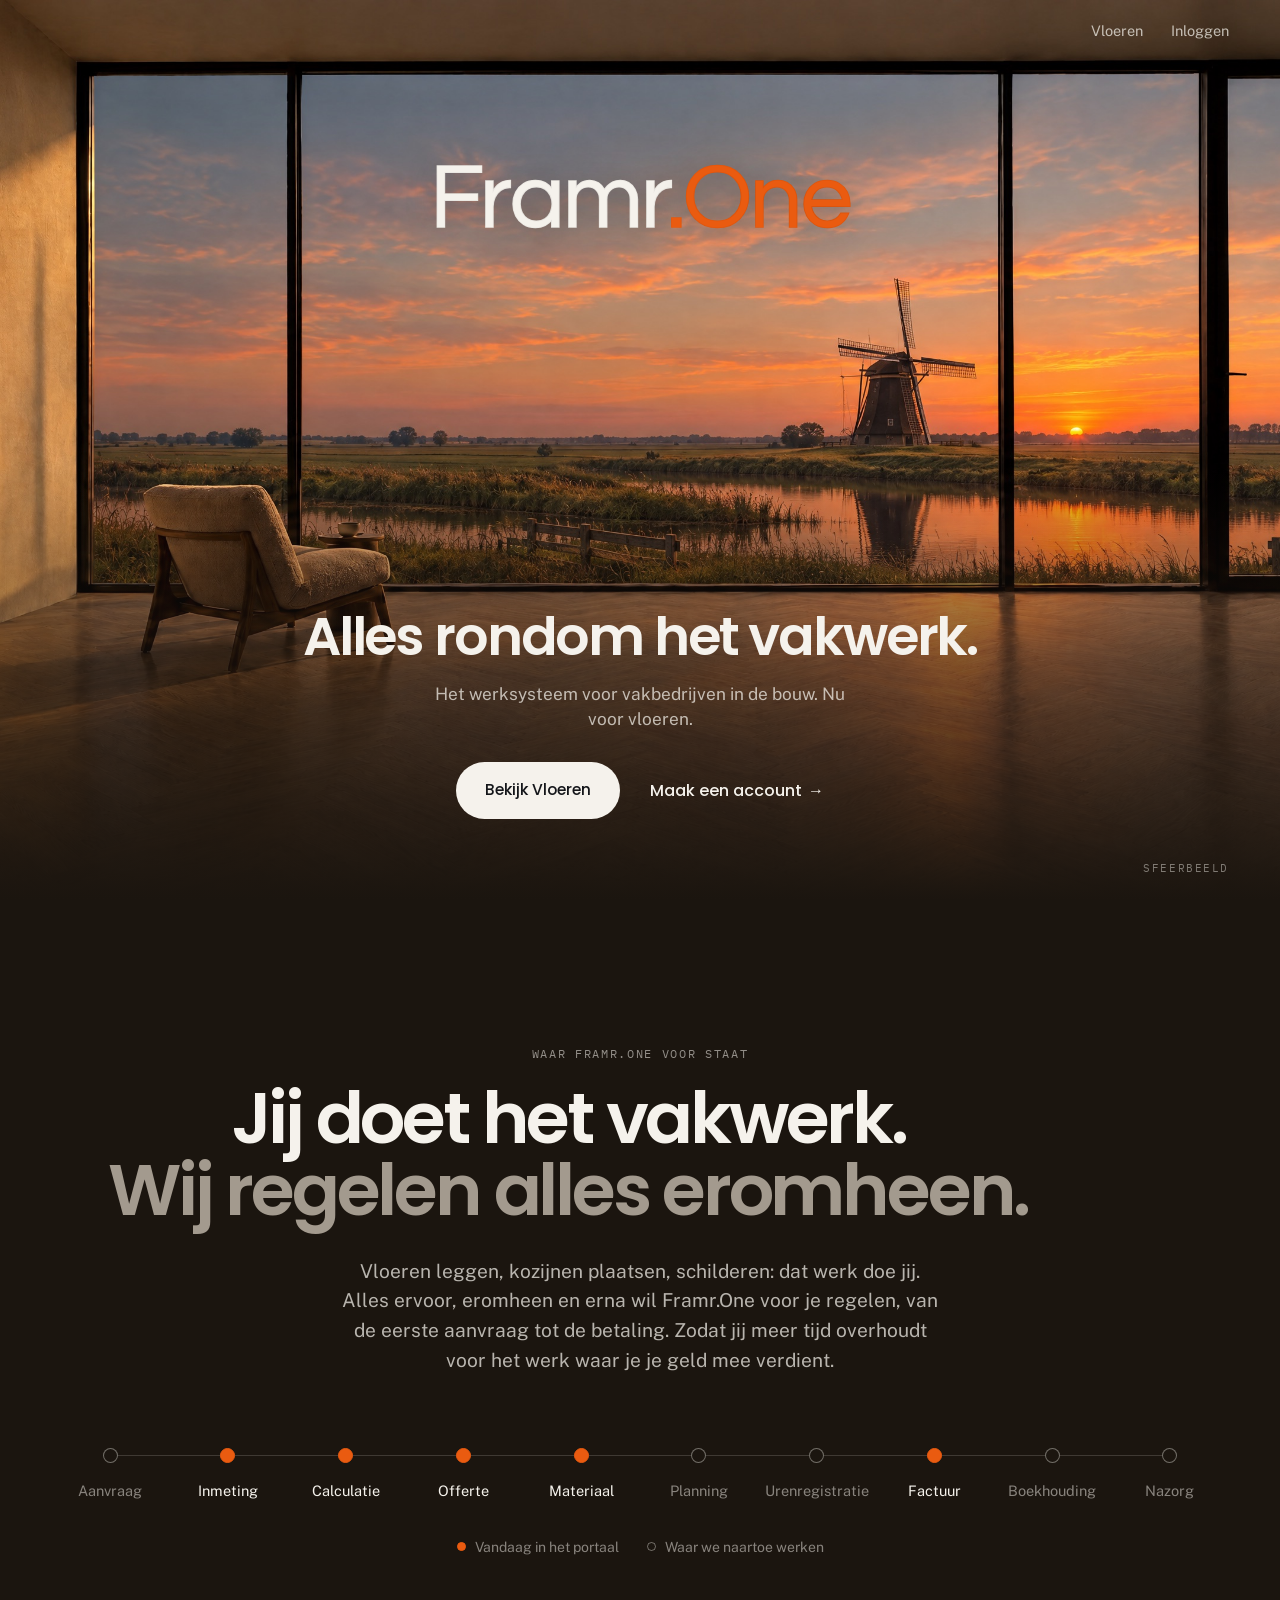
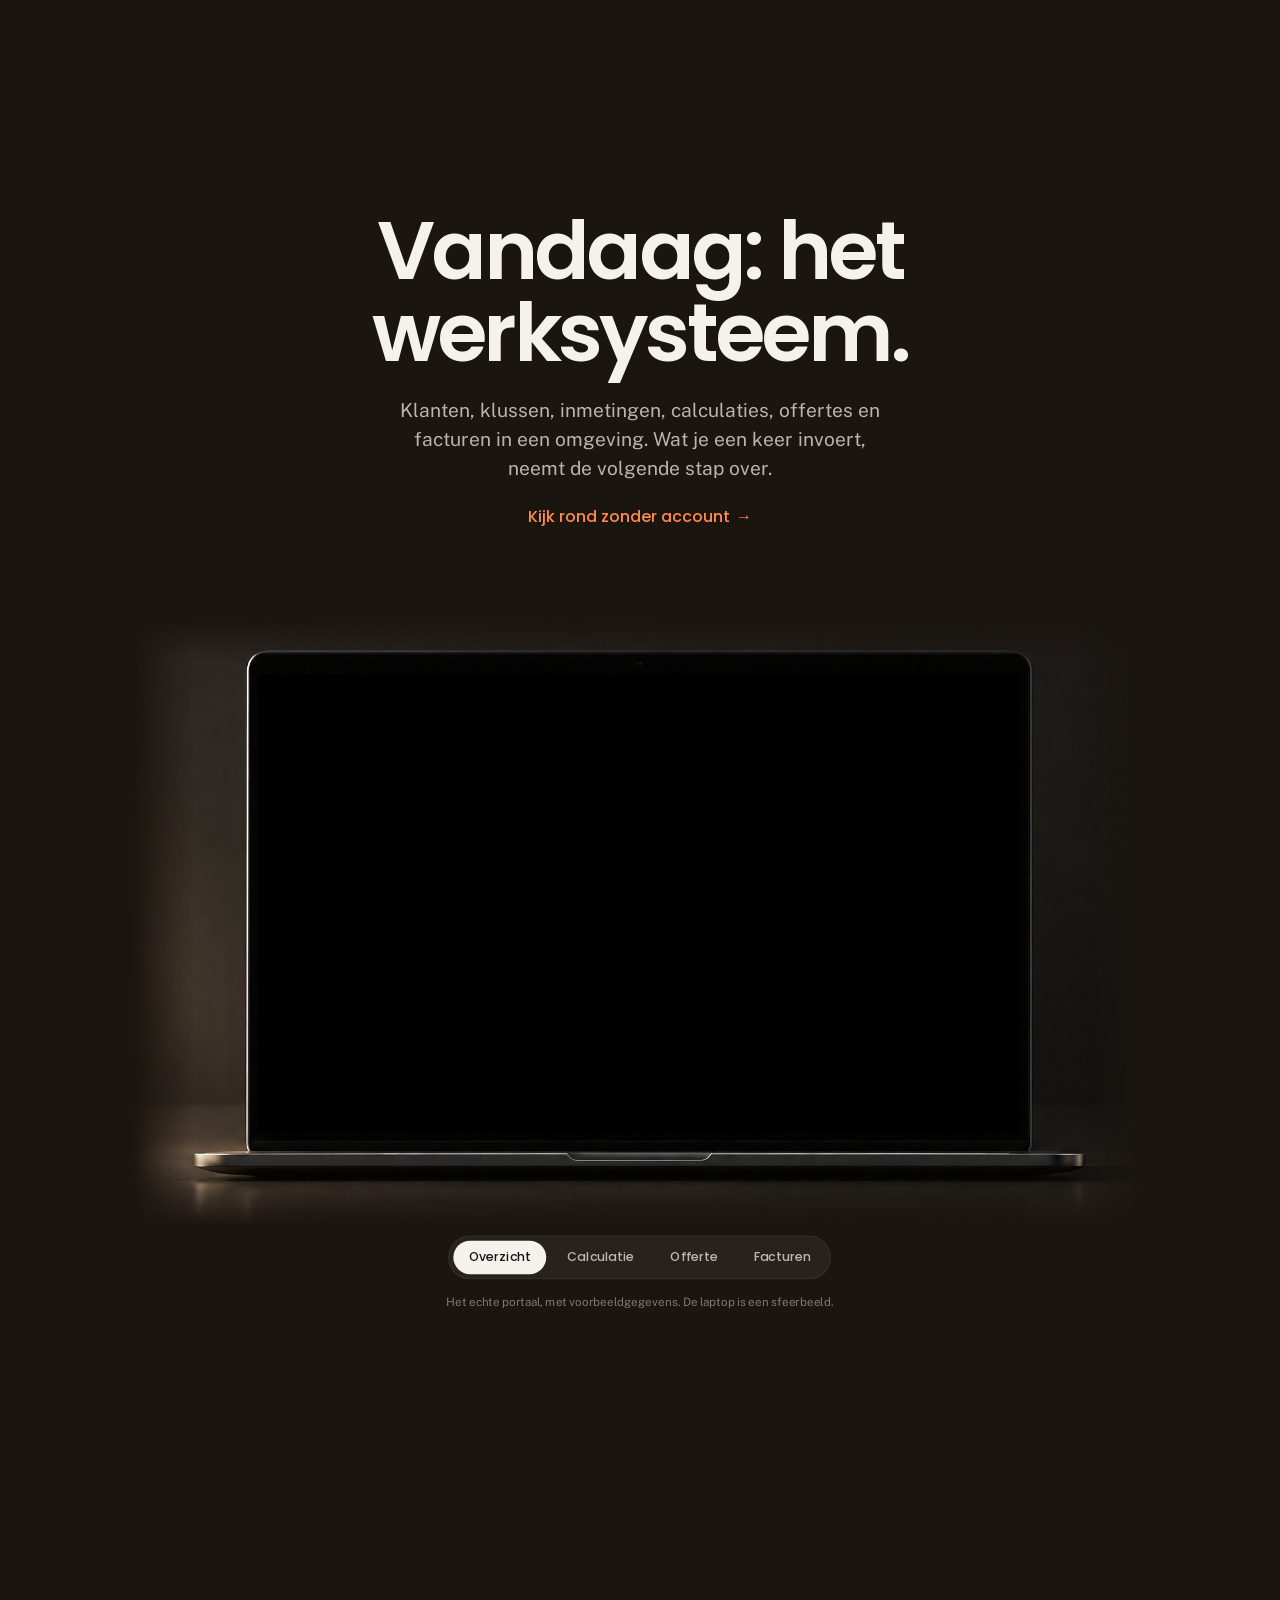
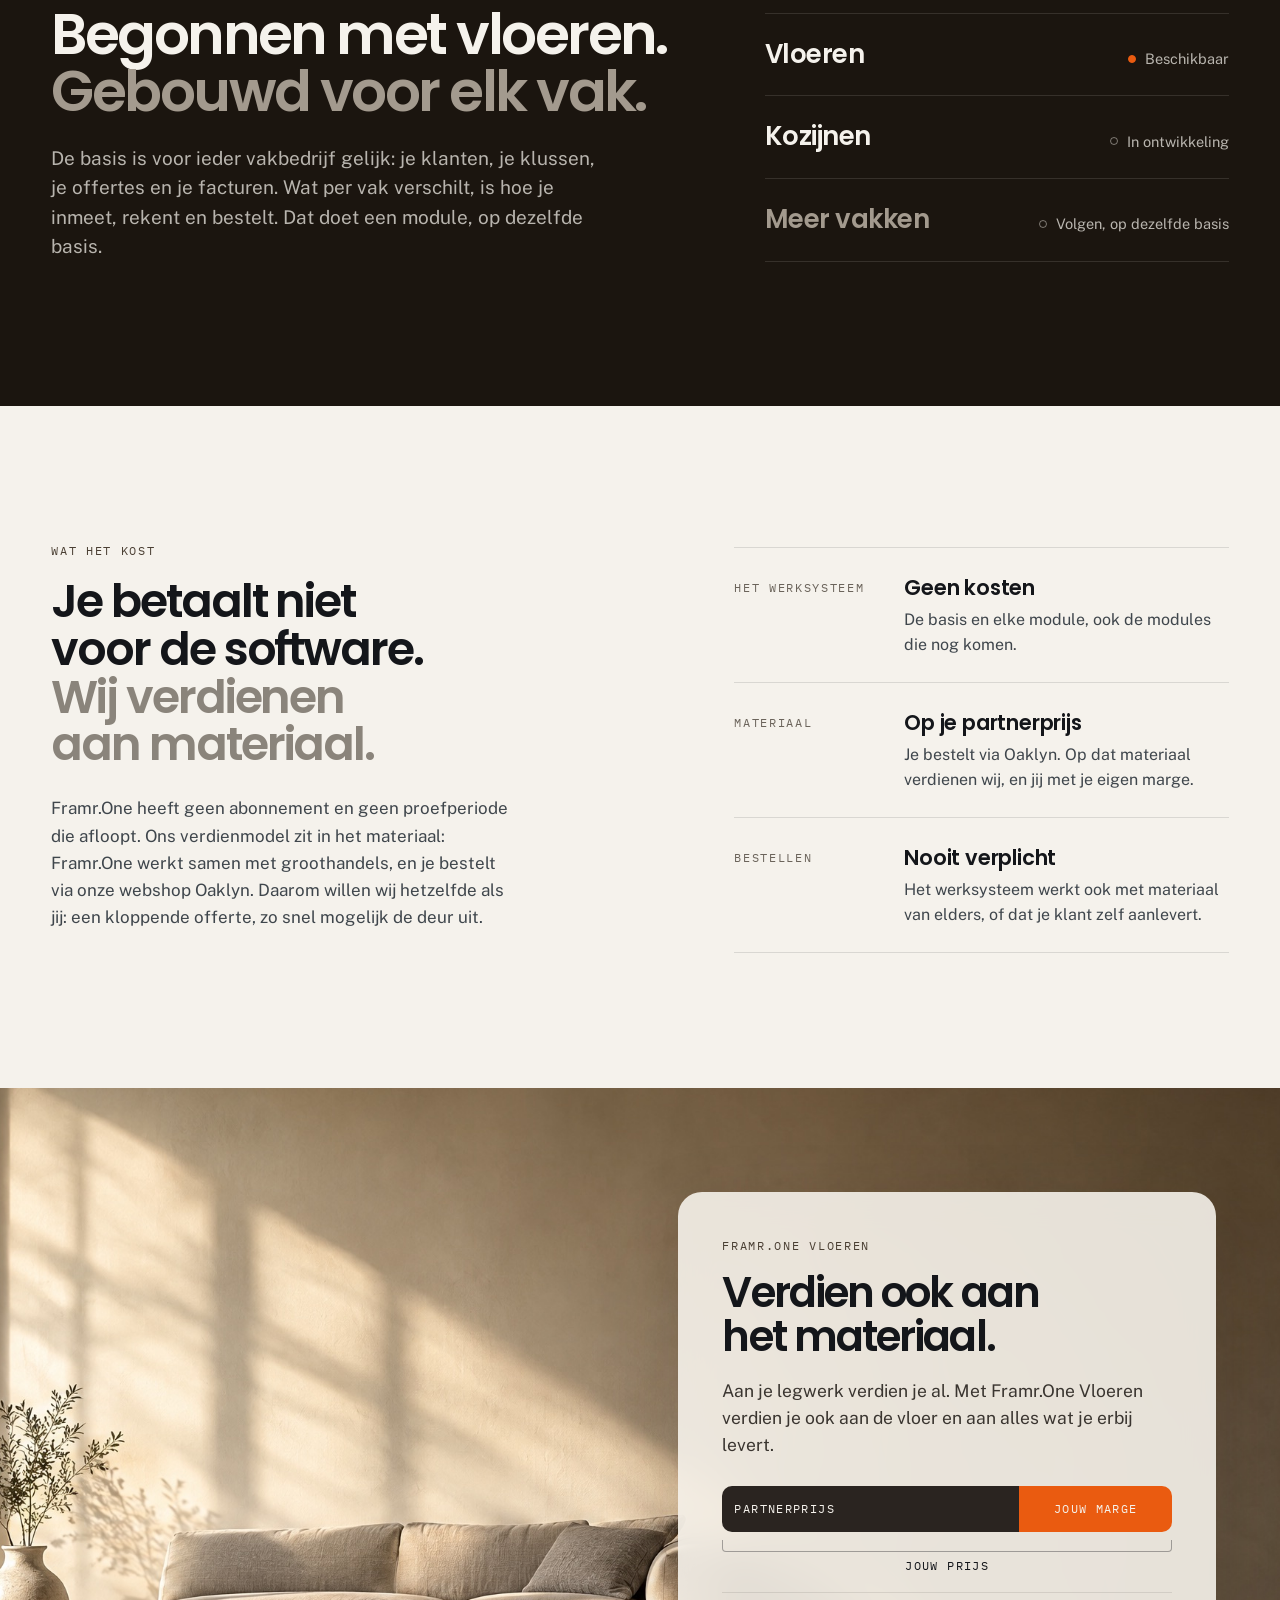
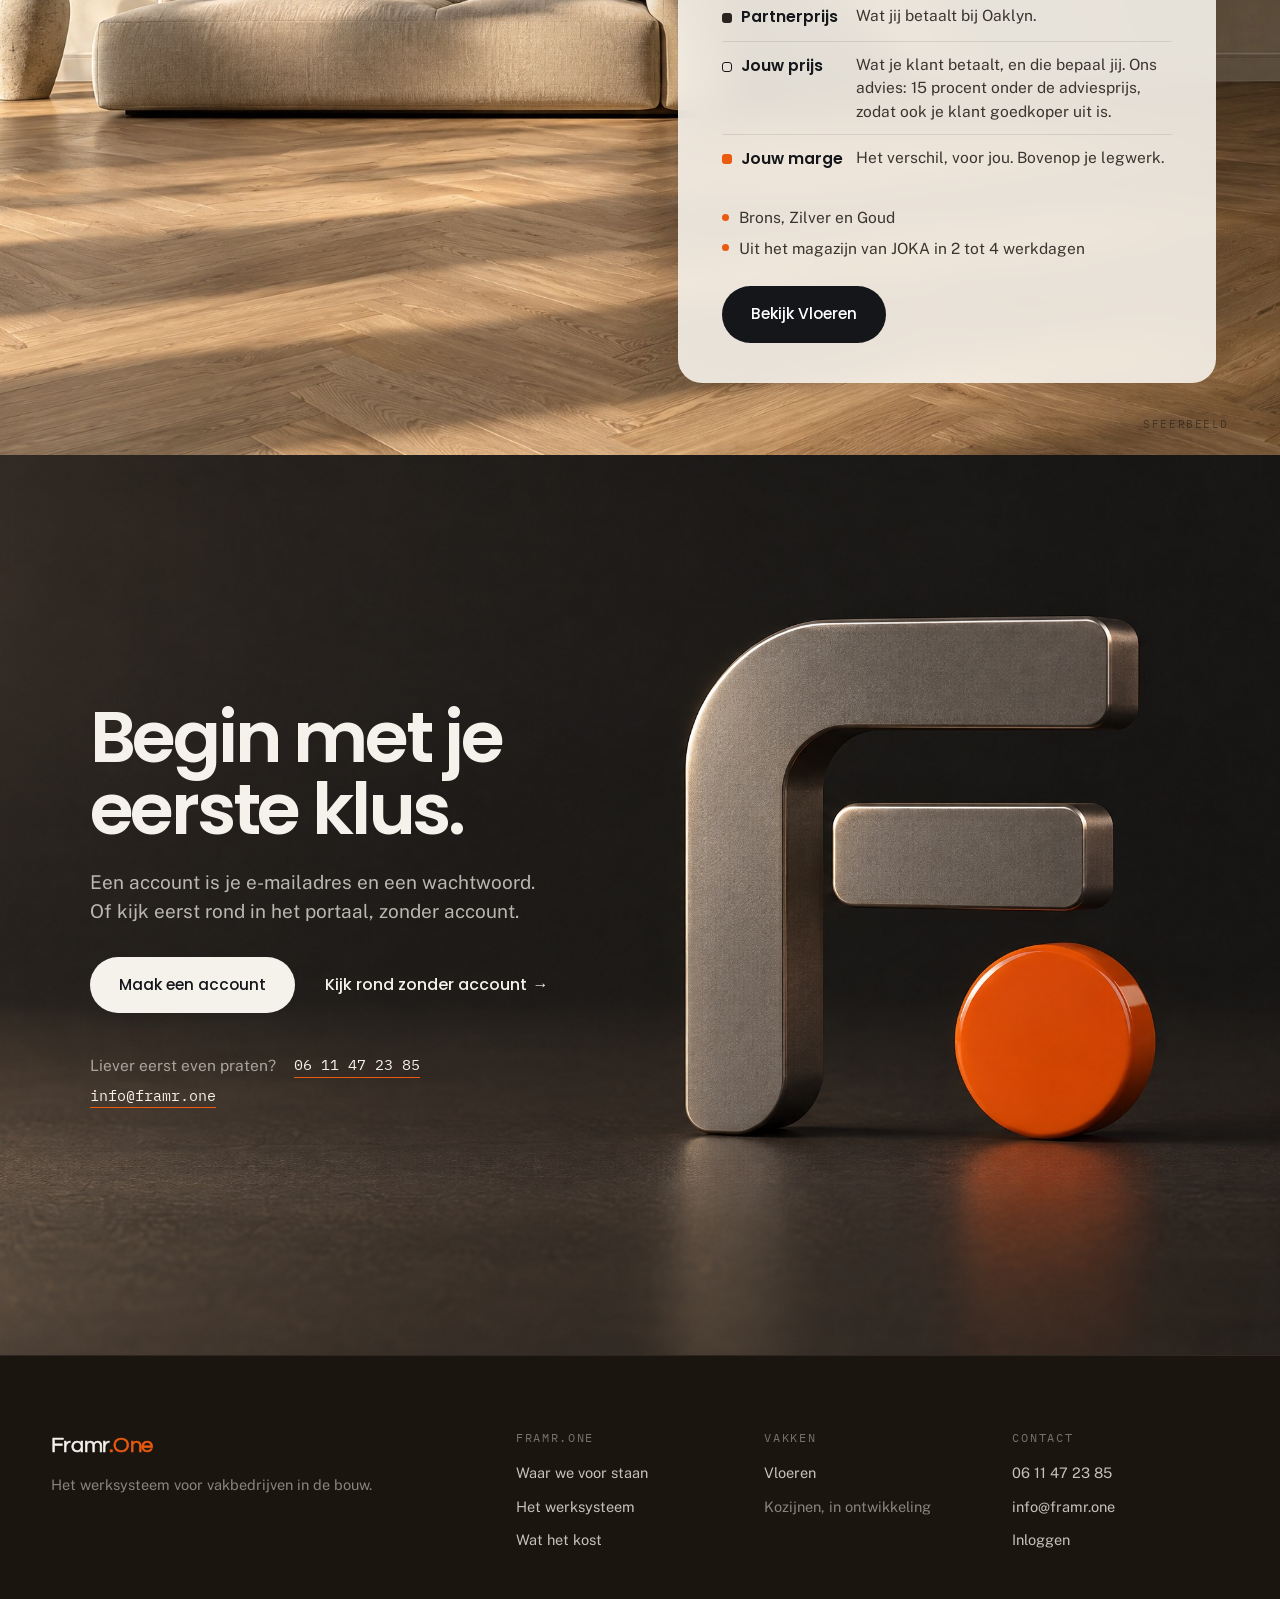
<file: index.html>
<!DOCTYPE html>
<html lang="nl">
<head>
<meta charset="utf-8">
<meta name="viewport" content="width=device-width, initial-scale=1">
<meta name="theme-color" content="#1B150F">
<!-- Het icoontje in het tabblad (Jelle, 17-10-2026), uit framr-site/beeldmerk/maak-beeldmerk.mjs. -->
<link rel="icon" href="favicon.ico" sizes="48x48">
<link rel="icon" href="icoon.svg" type="image/svg+xml">
<link rel="apple-touch-icon" href="apple-touch-icon.png">
<title>Framr.One, het werksysteem voor vakbedrijven in de bouw</title>
<meta name="description" content="Framr.One is het werksysteem voor vakbedrijven in de bouw: inmeten, calculeren, offreren en factureren in een omgeving. Je betaalt niet voor de software; wij verdienen aan materiaal. Nu voor vloeren.">
<link rel="preconnect" href="https://fonts.googleapis.com">
<link rel="preconnect" href="https://fonts.gstatic.com" crossorigin>
<link href="https://fonts.googleapis.com/css2?family=Questrial&family=Poppins:wght@400;500;600&family=Public+Sans:wght@400;500;600&family=IBM+Plex+Mono:wght@400;500&display=swap" rel="stylesheet">
<link rel="preload" as="image" href="beeld/v4/raam.jpg">
<link rel="stylesheet" href="stijl.css">
<link rel="stylesheet" href="beginpagina.css">
</head>
<body class="v4">
<!-- De beginpagina van Framr.One, sinds 17-10-2026. Gegroeid uit voorstel 4 en in een ronde met
     Jelle afgemaakt ("yes dit is echt super goed"): de molen in de opening, waar Framr.One voor
     staat, het werksysteem in een laptop, een basis met een module per vak, wat het kost, Vloeren en
     het slot. De vorige beginpagina staat in de git-historie. Bekijken zonder te publiceren:
     node ontwerpen/bundel.mjs maakt er een los bestand van, met alles erin. De beelden zijn renders
     (sfeerbeeld), geen klus van een klant. -->

<header class="v4-balk" id="v4-balk">
  <div class="v4-balk-binnen">
    <a class="merk" href="index.html">Framr<span class="een">.One</span></a>
    <nav class="v4-menu">
      <a href="vloeren/index.html">Vloeren</a>
      <a href="https://app.framr.one/">Inloggen</a>
    </nav>
  </div>
</header>

<main>

  <!-- 1. De opening. Een foto van binnen naar buiten: zwarte kozijnen, een eiken visgraatvloer en
       een avondlucht in het oranje van Framr.One. Het grote woordmerk komt mee als je scrolt en
       landt op zijn plek in de balk; niets staat vast, de opening scrolt gewoon weg. -->
  <section class="v4-opening" id="opening" aria-labelledby="v4-titel">
    <div class="v4-beeld" id="v4-beeld">
      <picture>
        <source media="(max-width: 700px)" srcset="beeld/v4/raam-smal.jpg">
        <img src="beeld/v4/raam.jpg" width="2688" height="1520" alt="">
      </picture>
    </div>
    <p class="v4-groot-merk" id="v4-groot-merk" aria-hidden="true">Framr<span>.One</span></p>
    <div class="v4-opening-tekst">
      <h1 id="v4-titel">Alles rondom het vakwerk.</h1>
      <p class="v4-onder">Het werksysteem voor vakbedrijven in de bouw. Nu voor vloeren.</p>
      <div class="v4-acties">
        <a class="knop wit groot" href="vloeren/index.html">Bekijk Vloeren</a>
        <a class="v4-link" href="https://app.framr.one/?aanmelden">Maak een account <span aria-hidden="true">&rarr;</span></a>
      </div>
    </div>
    <p class="v4-sfeer">Sfeerbeeld</p>
  </section>

  <!-- Waar Framr.One naartoe gaat (de noordster van Jelle, 30-08-2026): de belofte in een zin en de
       hele werkcyclus, met eerlijk erbij wat er vandaag in het portaal staat en waar we naartoe
       werken. Geen losse modules met naam; de richting, geen bouwlijst. -->
  <section class="v4-visie" id="visie" aria-labelledby="v4-visie-titel">
    <div class="v4-visie-binnen">
      <p class="v4-label licht v4-op">Waar Framr.One voor staat</p>
      <h2 id="v4-visie-titel" class="v4-op">Jij doet het vakwerk.<br><span>Wij regelen alles eromheen.</span></h2>
      <p class="v4-visie-zin v4-op">Vloeren leggen, kozijnen plaatsen, schilderen: dat werk doe jij. Alles ervoor, eromheen en erna wil Framr.One voor je regelen, van de eerste aanvraag tot de betaling. Zodat jij meer tijd overhoudt voor het werk waar je je geld mee verdient.</p>
      <ol class="v4-cyclus" id="v4-cyclus" aria-label="De werkcyclus van een klus">
        <li><i></i>Aanvraag</li>
        <li class="er"><i></i>Inmeting</li>
        <li class="er"><i></i>Calculatie</li>
        <li class="er"><i></i>Offerte</li>
        <li class="er"><i></i>Materiaal</li>
        <li><i></i>Planning</li>
        <li><i></i>Urenregistratie</li>
        <li class="er"><i></i>Factuur</li>
        <li><i></i>Boekhouding</li>
        <li><i></i>Nazorg</li>
      </ol>
      <p class="v4-legenda"><span><i class="vol"></i>Vandaag in het portaal</span><span><i></i>Waar we naartoe werken</span></p>
    </div>
  </section>

  <!-- 2. Het werksysteem. Het echte portaal in een laptop, recht van voren. De laptop komt groot in
       beeld als je erheen scrolt; het scherm gaat aan en wisselt rustig tussen vier echte
       schermen. Onder de laptop kies je zelf een scherm. -->
  <section class="v4-systeem" id="systeem" aria-labelledby="v4-systeem-titel">
    <div class="v4-kop v4-op">
      <h2 id="v4-systeem-titel">Vandaag: het werksysteem.</h2>
      <p>Klanten, klussen, inmetingen, calculaties, offertes en facturen in een omgeving. Wat je een keer invoert, neemt de volgende stap over.</p>
      <a class="v4-link" href="https://app.framr.one/?proberen">Kijk rond zonder account <span aria-hidden="true">&rarr;</span></a>
    </div>
    <figure class="v4-laptop" id="v4-laptop">
      <div class="v4-laptop-toestel">
      <img class="v4-laptop-romp" src="beeld/v4/laptop.jpg" width="1648" height="990" alt="" loading="lazy">
      <div class="v4-laptop-scherm">
        <img class="aan" src="beeld/portaal/opening/basis.webp" width="2880" height="1800" alt="Het overzicht in het portaal: open offertes, wat er te bestellen is, open facturen en de lopende klussen" loading="lazy">
        <img src="beeld/portaal/scherm-calculatie-marge.webp" width="2880" height="1800" alt="De calculatie in het portaal: links de vierkante meters en wat er nodig is, rechts de materialen die het portaal uitrekent, wat jij betaalt, wat je klant betaalt en jouw marge" loading="lazy">
        <img src="beeld/portaal/scherm-offerte.webp" width="2880" height="1800" alt="Een offerte in het portaal, met de regels uit de calculatie" loading="lazy">
        <img src="beeld/portaal/scherm-facturen.webp" width="2880" height="1800" alt="De facturen in het portaal" loading="lazy">
      </div>
      </div>
      <figcaption>
        <span class="v4-tabs" role="tablist" aria-label="Schermen in het portaal">
          <button type="button" role="tab" aria-selected="true">Overzicht</button>
          <button type="button" role="tab" aria-selected="false">Calculatie</button>
          <button type="button" role="tab" aria-selected="false">Offerte</button>
          <button type="button" role="tab" aria-selected="false">Facturen</button>
        </span>
        <span class="v4-onderschrift">Het echte portaal, met voorbeeldgegevens. De laptop is een sfeerbeeld.</span>
      </figcaption>
    </figure>
  </section>

  <!-- Een basis met een module per vak (de noordster: de kern is voor ieder bouwbedrijf gelijk,
       alleen opname, calculatie en materiaalbestelling verschillen per vak). Latere vakken worden
       niet bij naam genoemd. -->
  <section class="v4-modules" id="modules" aria-labelledby="v4-modules-titel">
    <div class="v4-modules-binnen">
      <div class="v4-modules-kop v4-op">
        <h2 id="v4-modules-titel">Begonnen met vloeren.<br><span>Gebouwd voor elk vak.</span></h2>
        <p>De basis is voor ieder vakbedrijf gelijk: je klanten, je klussen, je offertes en je facturen. Wat per vak verschilt, is hoe je inmeet, rekent en bestelt. Dat doet een module, op dezelfde basis.</p>
      </div>
      <ul class="v4-vakken v4-op">
        <li><b>Vloeren</b><span class="v4-stand"><i class="aan"></i>Beschikbaar</span></li>
        <li id="kozijnen"><b>Kozijnen</b><span class="v4-stand"><i></i>In ontwikkeling</span></li>
        <li class="stil"><b>Meer vakken</b><span class="v4-stand"><i></i>Volgen, op dezelfde basis</span></li>
      </ul>
    </div>
  </section>

  <!-- 3. Wat het kost. Jelle (17-10-2026): "Gratis. Ook later." klonk te goedkoop en was te groot; hij
       wil het subtieler, met een betere uitleg over de kosten. Daarom het verdienmodel in een kop en
       de drie posten op een rij. -->
  <section class="v4-gratis" id="gratis" aria-labelledby="v4-gratis-titel">
    <div class="v4-gratis-binnen">
      <div class="v4-gratis-kop v4-op">
        <p class="v4-label">Wat het kost</p>
        <h2 id="v4-gratis-titel">Je betaalt niet voor de software.<br><span>Wij verdienen aan materiaal.</span></h2>
        <p>Framr.One heeft geen abonnement en geen proefperiode die afloopt. Ons verdienmodel zit in het materiaal: Framr.One werkt samen met groothandels, en je bestelt via onze webshop Oaklyn. Daarom willen wij hetzelfde als jij: een kloppende offerte, zo snel mogelijk de deur uit.</p>
      </div>
      <dl class="v4-kosten v4-op">
        <div><dt>Het werksysteem</dt><dd><b>Geen kosten</b>De basis en elke module, ook de modules die nog komen.</dd></div>
        <div><dt>Materiaal</dt><dd><b>Op je partnerprijs</b>Je bestelt via Oaklyn. Op dat materiaal verdienen wij, en jij met je eigen marge.</dd></div>
        <div><dt>Bestellen</dt><dd><b>Nooit verplicht</b>Het werksysteem werkt ook met materiaal van elders, of dat je klant zelf aanlevert.</dd></div>
      </dl>
    </div>
  </section>

  <!-- 4. Vloeren. Een sfeerbeeld van een gelegde vloer, schermvullend, dat met het scrollen
       rustig meeschuift; de tekst staat op de stille muur rechts. -->
  <section class="v4-vloeren" id="vloeren" aria-labelledby="v4-vloeren-titel">
    <div class="v4-vloeren-beeld" id="v4-vloeren-beeld">
      <picture>
        <source media="(max-width: 700px)" srcset="beeld/v4/kamer-smal.jpg">
        <img src="beeld/v4/kamer.jpg" width="2688" height="1520" alt="" loading="lazy">
      </picture>
    </div>
    <div class="v4-vloeren-tekst v4-op">
      <p class="v4-label">Framr.One Vloeren</p>
      <h2 id="v4-vloeren-titel">Verdien ook aan het materiaal.</h2>
      <p>Aan je legwerk verdien je al. Met Framr.One Vloeren verdien je ook aan de vloer en aan alles wat je erbij levert.</p>
      <!-- Jelle (17-10-2026): partnerprijs en jouw prijs uit elkaar halen, en laten zien dat wij hen
           helpen verdienen aan marge. De balk is een tekening, geen bedrag. -->
      <figure class="v4-prijs">
        <div class="v4-prijs-balk" aria-hidden="true"><span class="in">Partnerprijs</span><span class="marge">Jouw marge</span></div>
        <div class="v4-prijs-totaal" aria-hidden="true"><span>Jouw prijs</span></div>
        <dl>
          <div><dt><i class="in"></i>Partnerprijs</dt><dd>Wat jij betaalt bij Oaklyn.</dd></div>
          <div><dt><i class="uit"></i>Jouw prijs</dt><dd>Wat je klant betaalt, en die bepaal jij. Ons advies: 15 procent onder de adviesprijs, zodat ook je klant goedkoper uit is.</dd></div>
          <div><dt><i class="marge"></i>Jouw marge</dt><dd>Het verschil, voor jou. Bovenop je legwerk.</dd></div>
        </dl>
      </figure>
      <ul class="v4-feiten op-licht">
        <li>Brons, Zilver en Goud</li>
        <li>Uit het magazijn van JOKA in 2 tot 4 werkdagen</li>
      </ul>
      <a class="knop inkt groot" href="vloeren/index.html">Bekijk Vloeren</a>
    </div>
    <p class="v4-sfeer op-licht">Sfeerbeeld</p>
  </section>

  <!-- 5. Het slot. Het beeldmerk als echt object, rechts; links de uitnodiging en een mens om te
       bellen. -->
  <section class="v4-slot" id="beginnen" aria-labelledby="v4-slot-titel">
    <div class="v4-slot-beeld" id="v4-slot-beeld">
      <picture>
        <source media="(max-width: 700px)" srcset="beeld/v4/slot-smal.jpg">
        <img src="beeld/v4/slot.jpg" width="2688" height="1520" alt="Het beeldmerk van Framr.One als object: een gefreesde metalen F met een oranje stip" loading="lazy">
      </picture>
    </div>
    <div class="v4-slot-tekst v4-op">
      <h2 id="v4-slot-titel">Begin met je eerste klus.</h2>
      <p>Een account is je e-mailadres en een wachtwoord. Of kijk eerst rond in het portaal, zonder account.</p>
      <div class="v4-acties links">
        <a class="knop wit groot" href="https://app.framr.one/?aanmelden">Maak een account</a>
        <a class="v4-link" href="https://app.framr.one/?proberen">Kijk rond zonder account <span aria-hidden="true">&rarr;</span></a>
      </div>
      <p class="v4-contact">Liever eerst even praten? <a href="tel:+31611472385">06 11 47 23 85</a> <a href="mailto:info@framr.one">info@framr.one</a></p>
    </div>
  </section>

</main>

<!-- De voet. De wettelijke regel (bedrijfsnaam, KvK-nummer, btw-id) en de voorwaarden en de
     privacyverklaring ontbreken nog; die levert Jelle aan. Ze komen dan in een p.v4-wettelijk
     onderaan de voet, de stijl staat al klaar. -->
<footer class="v4-voet">
  <div class="v4-voet-binnen">
    <div class="v4-voet-merk">
      <span class="merk">Framr<span class="een">.One</span></span>
      <p>Het werksysteem voor vakbedrijven in de bouw.</p>
    </div>
    <nav class="v4-voet-kolom" aria-label="Framr.One">
      <b>Framr.One</b>
      <a href="#visie">Waar we voor staan</a>
      <a href="#systeem">Het werksysteem</a>
      <a href="#gratis">Wat het kost</a>
    </nav>
    <nav class="v4-voet-kolom" aria-label="Vakken">
      <b>Vakken</b>
      <a href="vloeren/index.html">Vloeren</a>
      <span>Kozijnen, in ontwikkeling</span>
    </nav>
    <div class="v4-voet-kolom">
      <b>Contact</b>
      <a href="tel:+31611472385">06 11 47 23 85</a>
      <a href="mailto:info@framr.one">info@framr.one</a>
      <a href="https://app.framr.one/">Inloggen</a>
    </div>
  </div>
</footer>

<script src="beginpagina.js"></script>
</body>
</html>
</file>
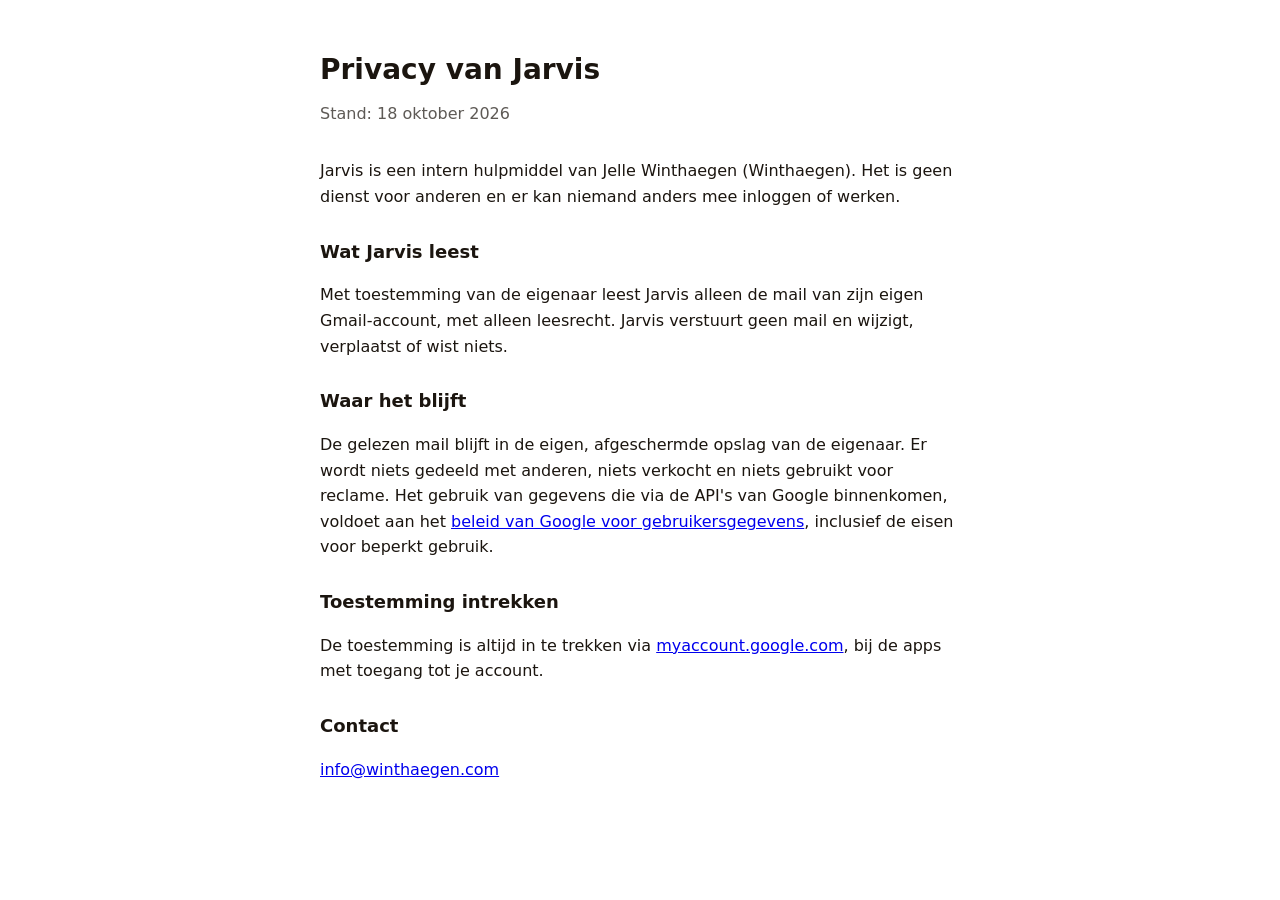
<file: privacy-jarvis.html>
<!doctype html>
<html lang="nl">
<head>
<meta charset="utf-8">
<meta name="viewport" content="width=device-width, initial-scale=1">
<meta name="robots" content="noindex, nofollow">
<title>Privacy van Jarvis</title>
<!--
  De privacyverklaring van Jarvis, het interne hulpmiddel van Jelle Winthaegen (18-10-2026).
  Google vraagt een openbare privacyverklaring voordat de koppeling met de prive-Gmail (project
  winthaegen-jarvis, alleen leesrecht) op In production mag. Bewust nergens gelinkt en niet
  vindbaar voor zoekmachines. Geen lange streepjes en geen emoji, conform de afspraken.
-->
<style>
  :root { color-scheme: light dark; }
  body { margin: 0; font: 16px/1.6 system-ui, -apple-system, "Segoe UI", sans-serif; background: #fff; color: #1b150f; }
  @media (prefers-color-scheme: dark) { body { background: #1b150f; color: #f3efe9; } a { color: #e9c79a; } }
  main { max-width: 640px; margin: 0 auto; padding: 48px 16px; }
  h1 { font-size: 28px; margin: 0 0 8px; }
  p.stand { opacity: .7; margin: 0 0 32px; }
  h2 { font-size: 18px; margin: 28px 0 8px; }
</style>
</head>
<body>
<main>
  <h1>Privacy van Jarvis</h1>
  <p class="stand">Stand: 18 oktober 2026</p>

  <p>Jarvis is een intern hulpmiddel van Jelle Winthaegen (Winthaegen). Het is geen dienst voor
  anderen en er kan niemand anders mee inloggen of werken.</p>

  <h2>Wat Jarvis leest</h2>
  <p>Met toestemming van de eigenaar leest Jarvis alleen de mail van zijn eigen Gmail-account, met
  alleen leesrecht. Jarvis verstuurt geen mail en wijzigt, verplaatst of wist niets.</p>

  <h2>Waar het blijft</h2>
  <p>De gelezen mail blijft in de eigen, afgeschermde opslag van de eigenaar. Er wordt niets
  gedeeld met anderen, niets verkocht en niets gebruikt voor reclame. Het gebruik van gegevens die
  via de API's van Google binnenkomen, voldoet aan het
  <a href="https://developers.google.com/terms/api-services-user-data-policy">beleid van Google voor gebruikersgegevens</a>,
  inclusief de eisen voor beperkt gebruik.</p>

  <h2>Toestemming intrekken</h2>
  <p>De toestemming is altijd in te trekken via
  <a href="https://myaccount.google.com/connections">myaccount.google.com</a>, bij de apps met toegang
  tot je account.</p>

  <h2>Contact</h2>
  <p><a href="mailto:info@winthaegen.com">info@winthaegen.com</a></p>
</main>
</body>
</html>
</file>
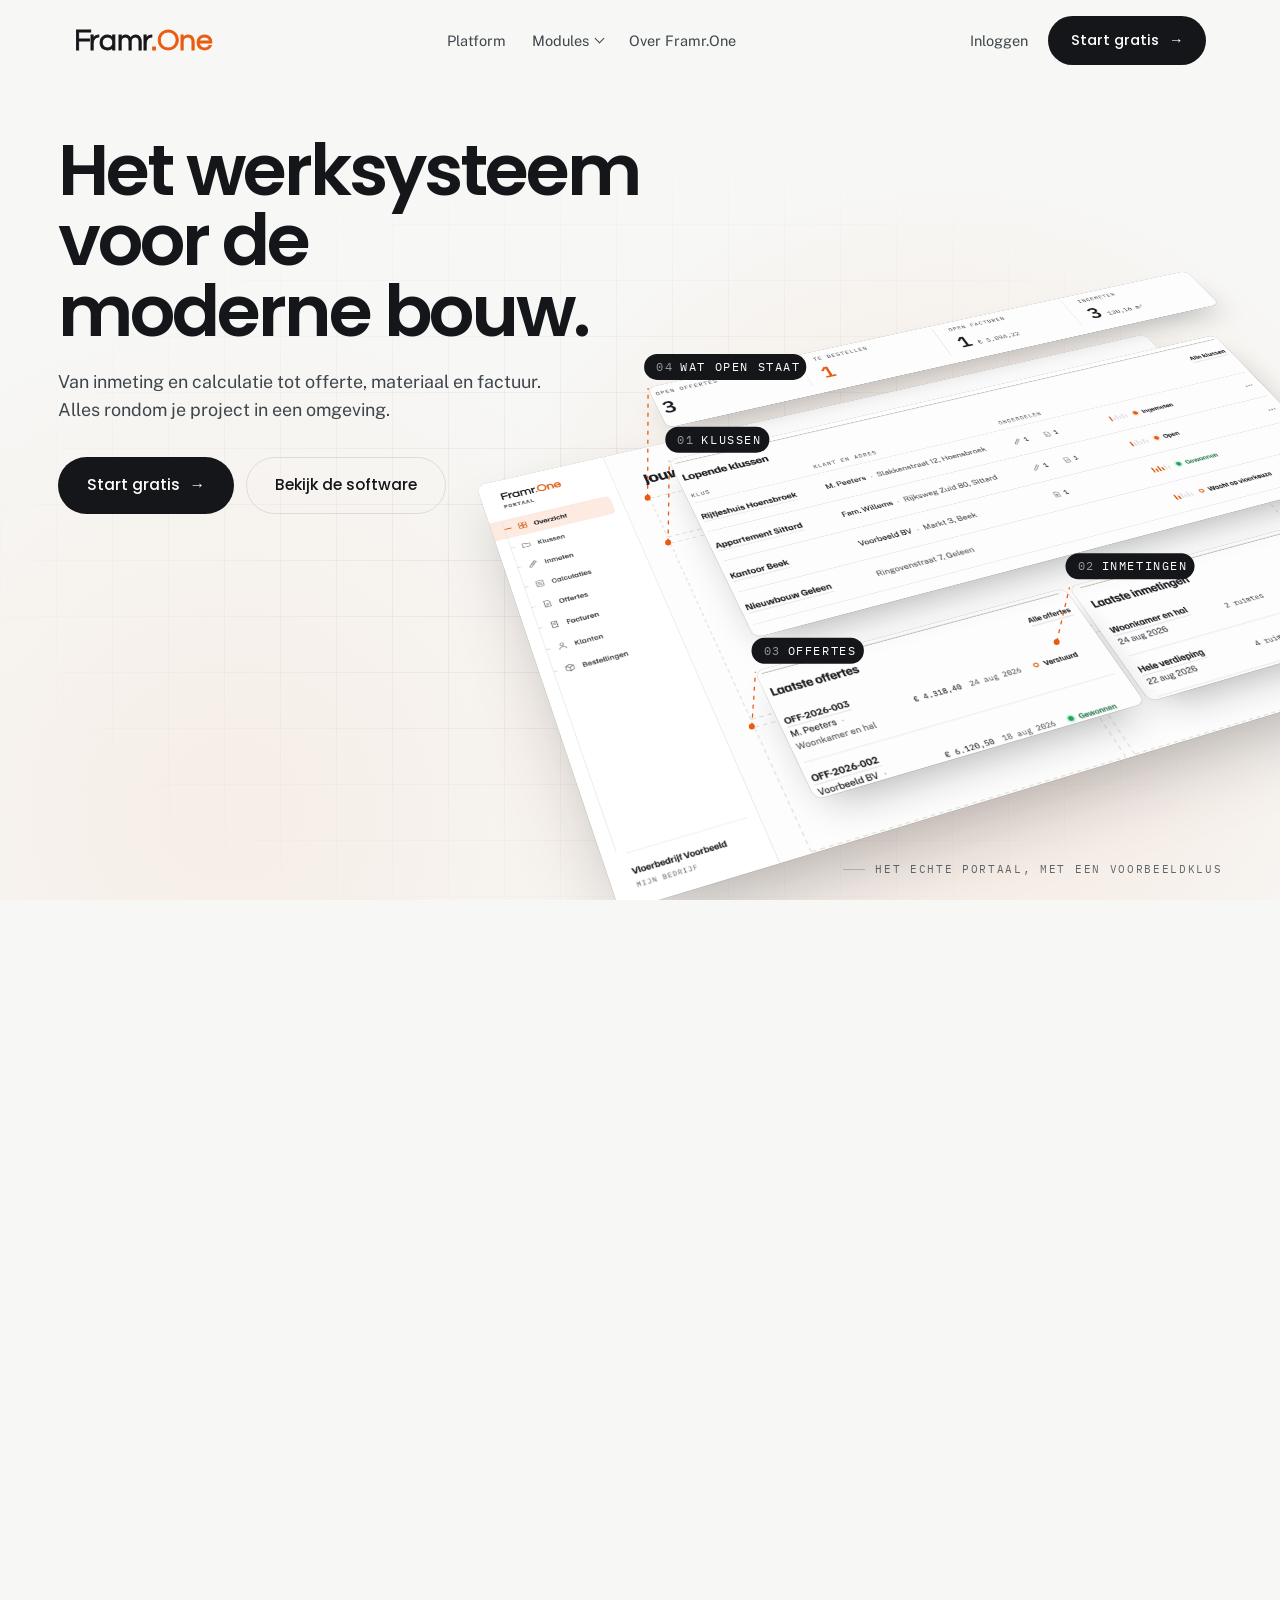
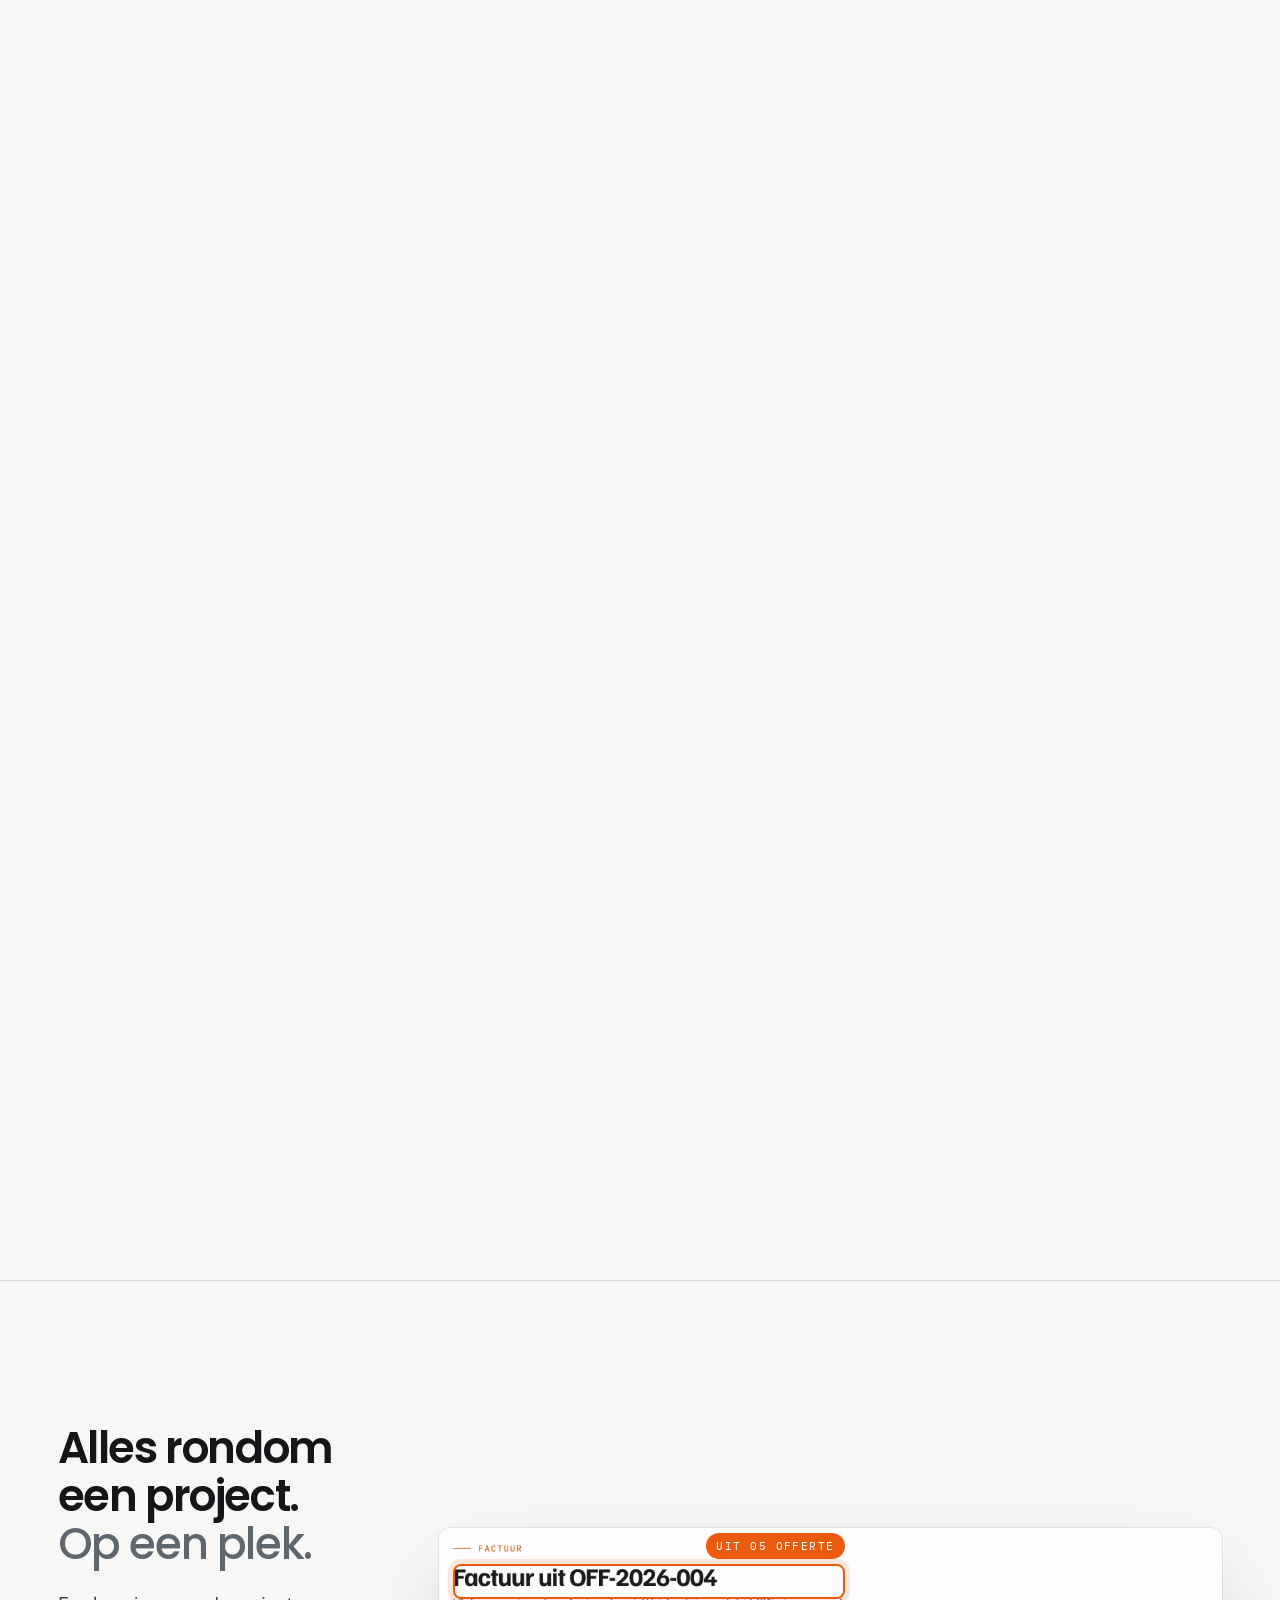
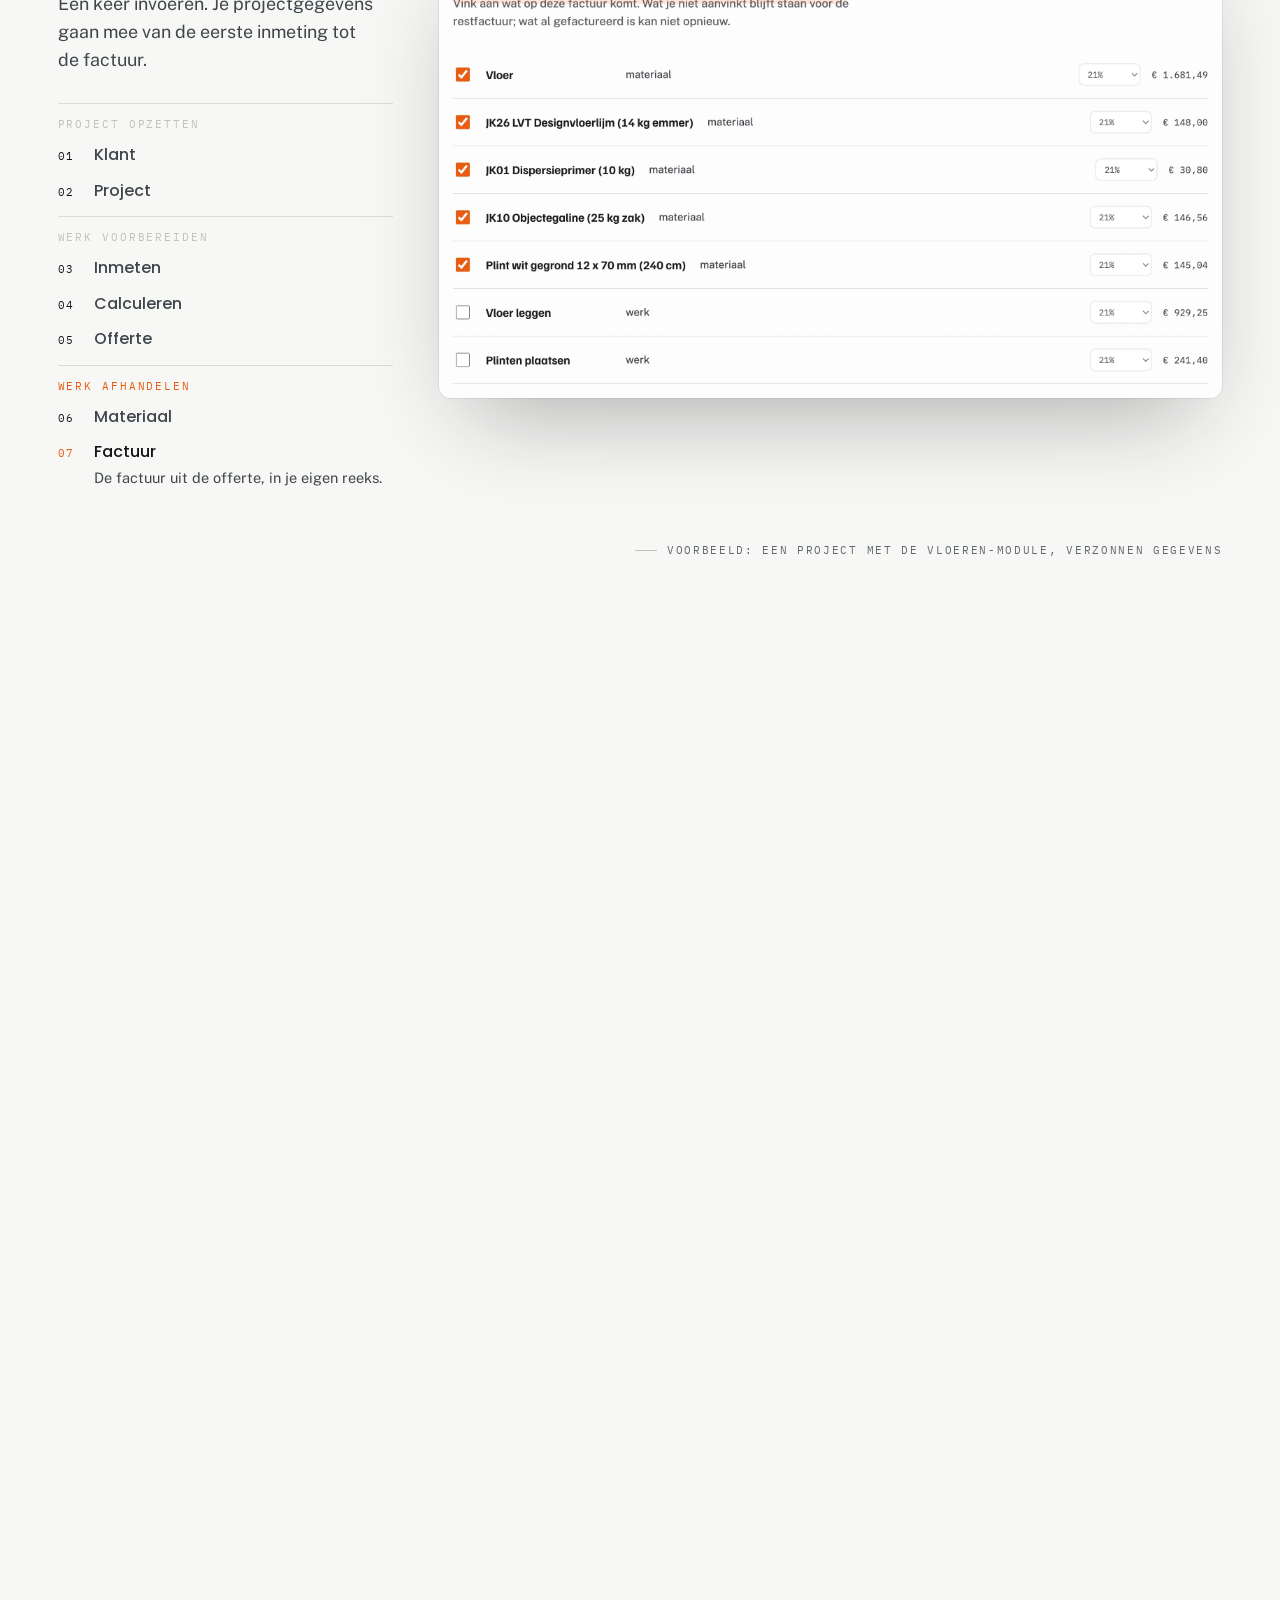
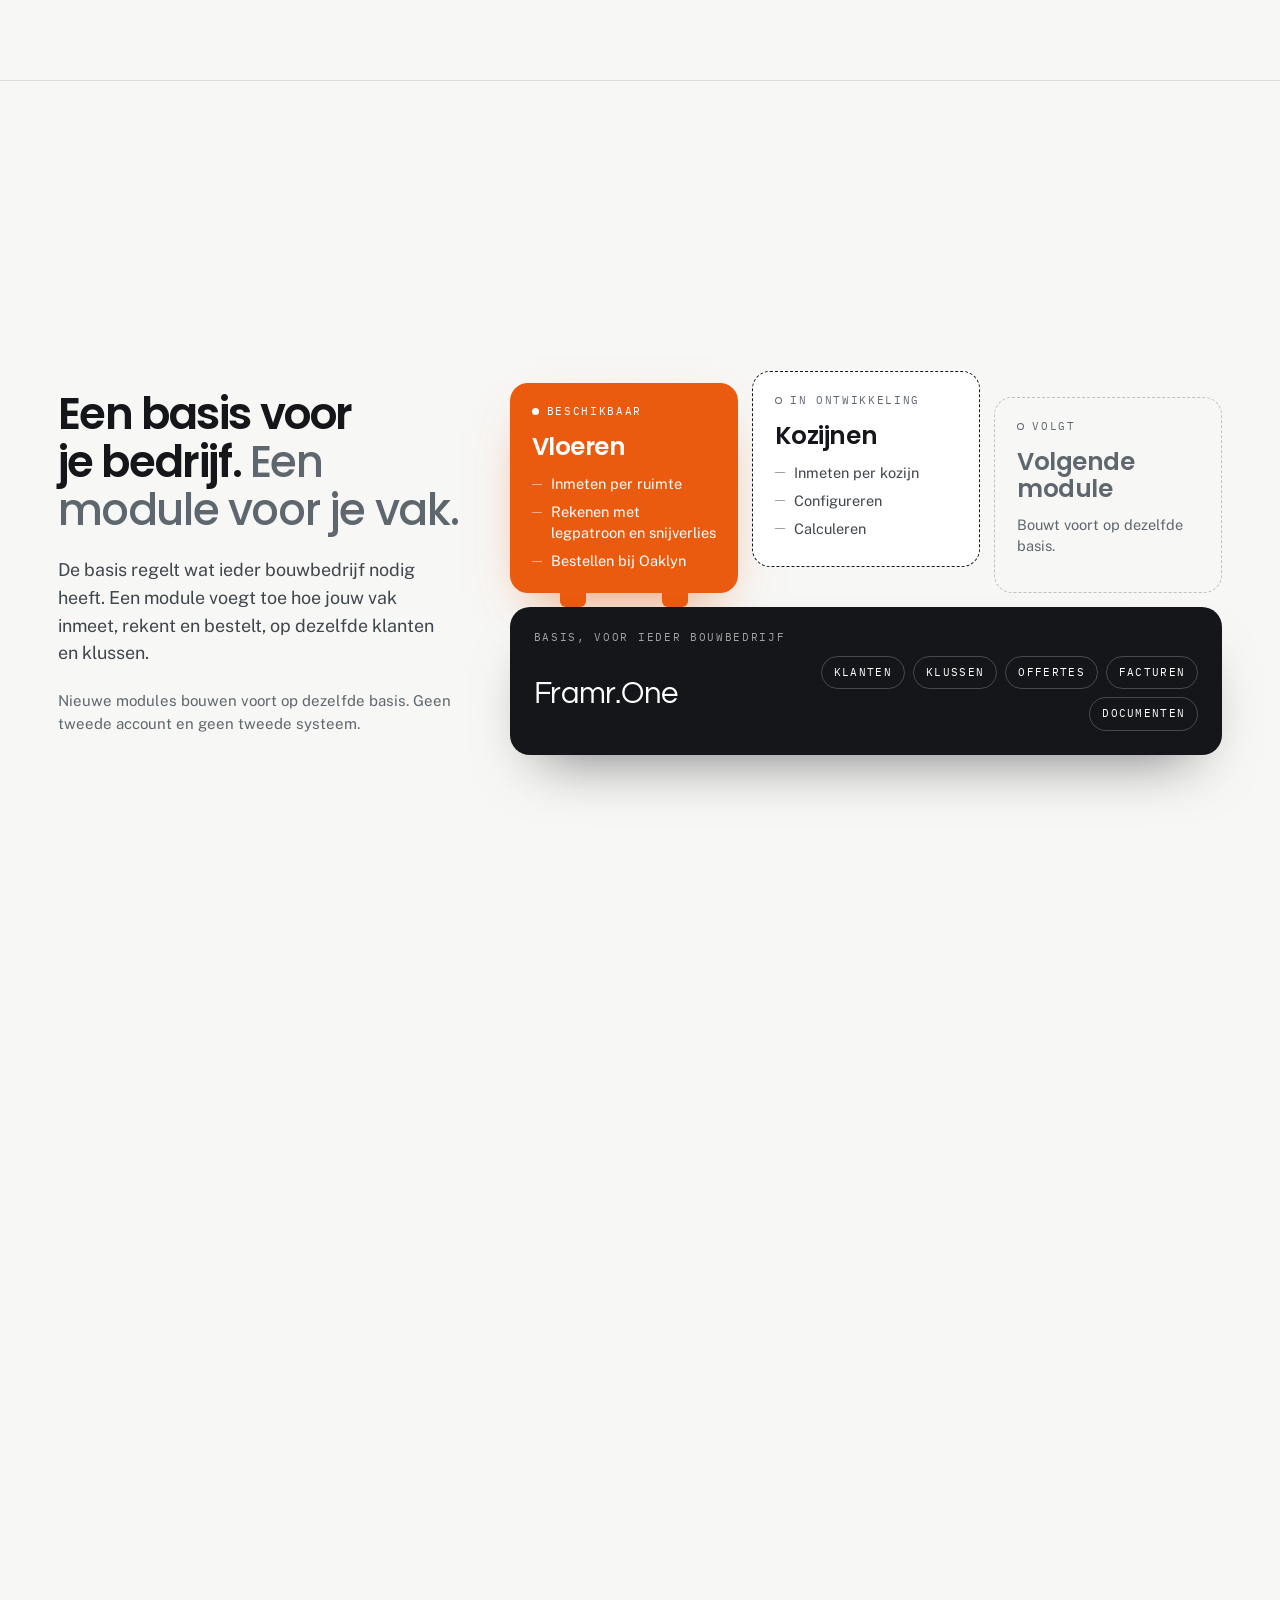
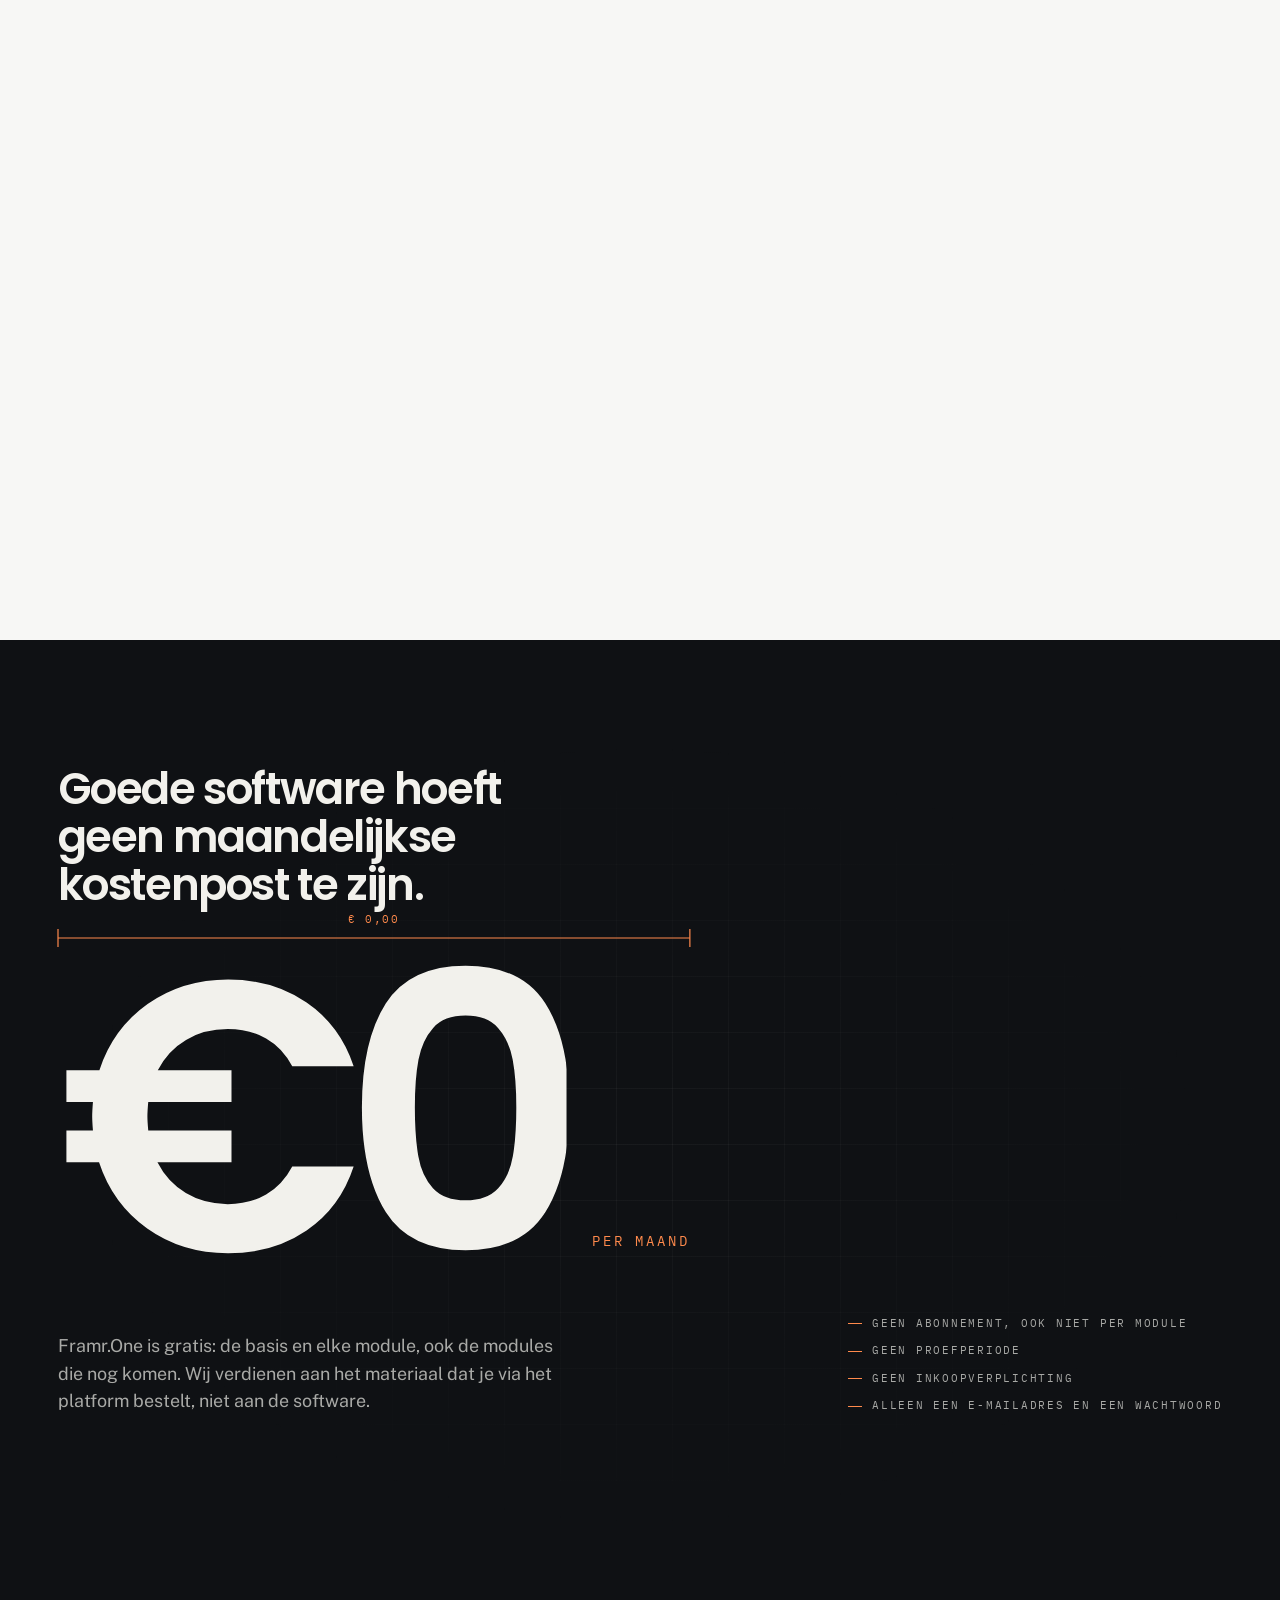
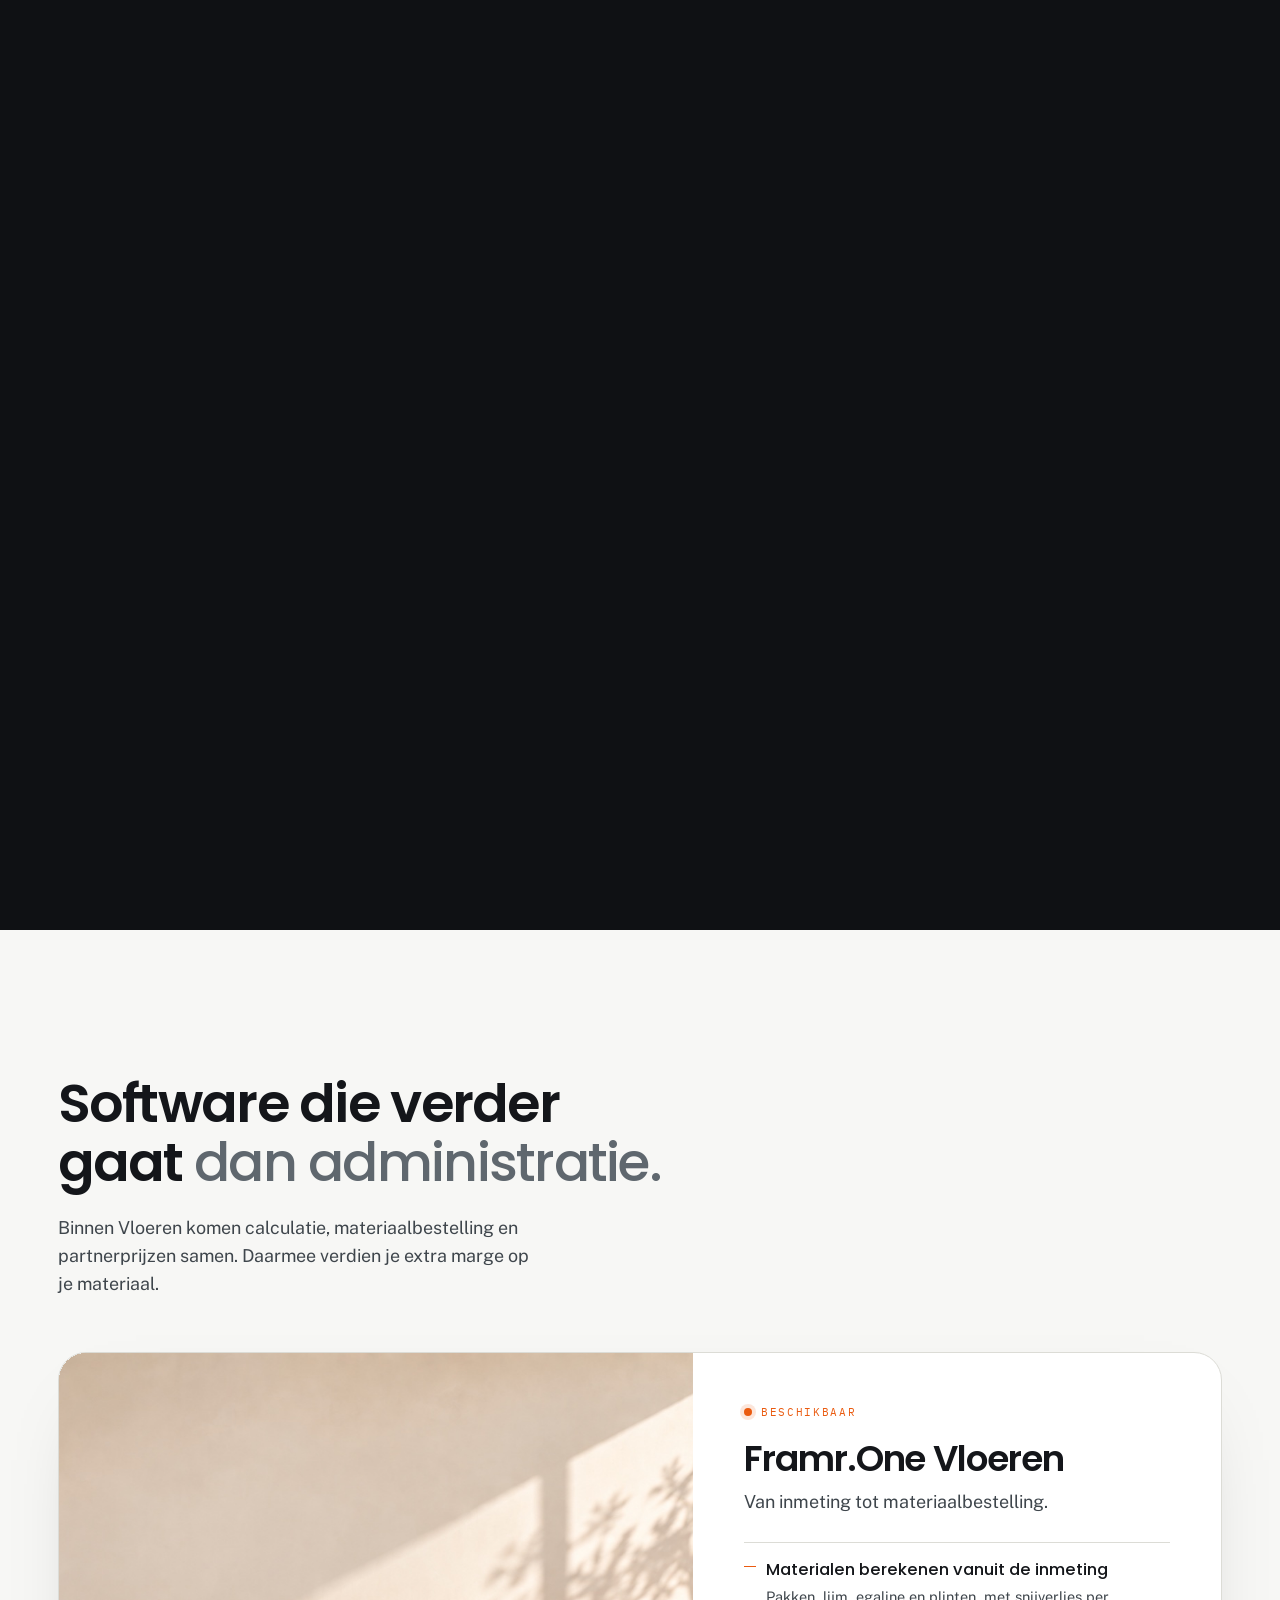
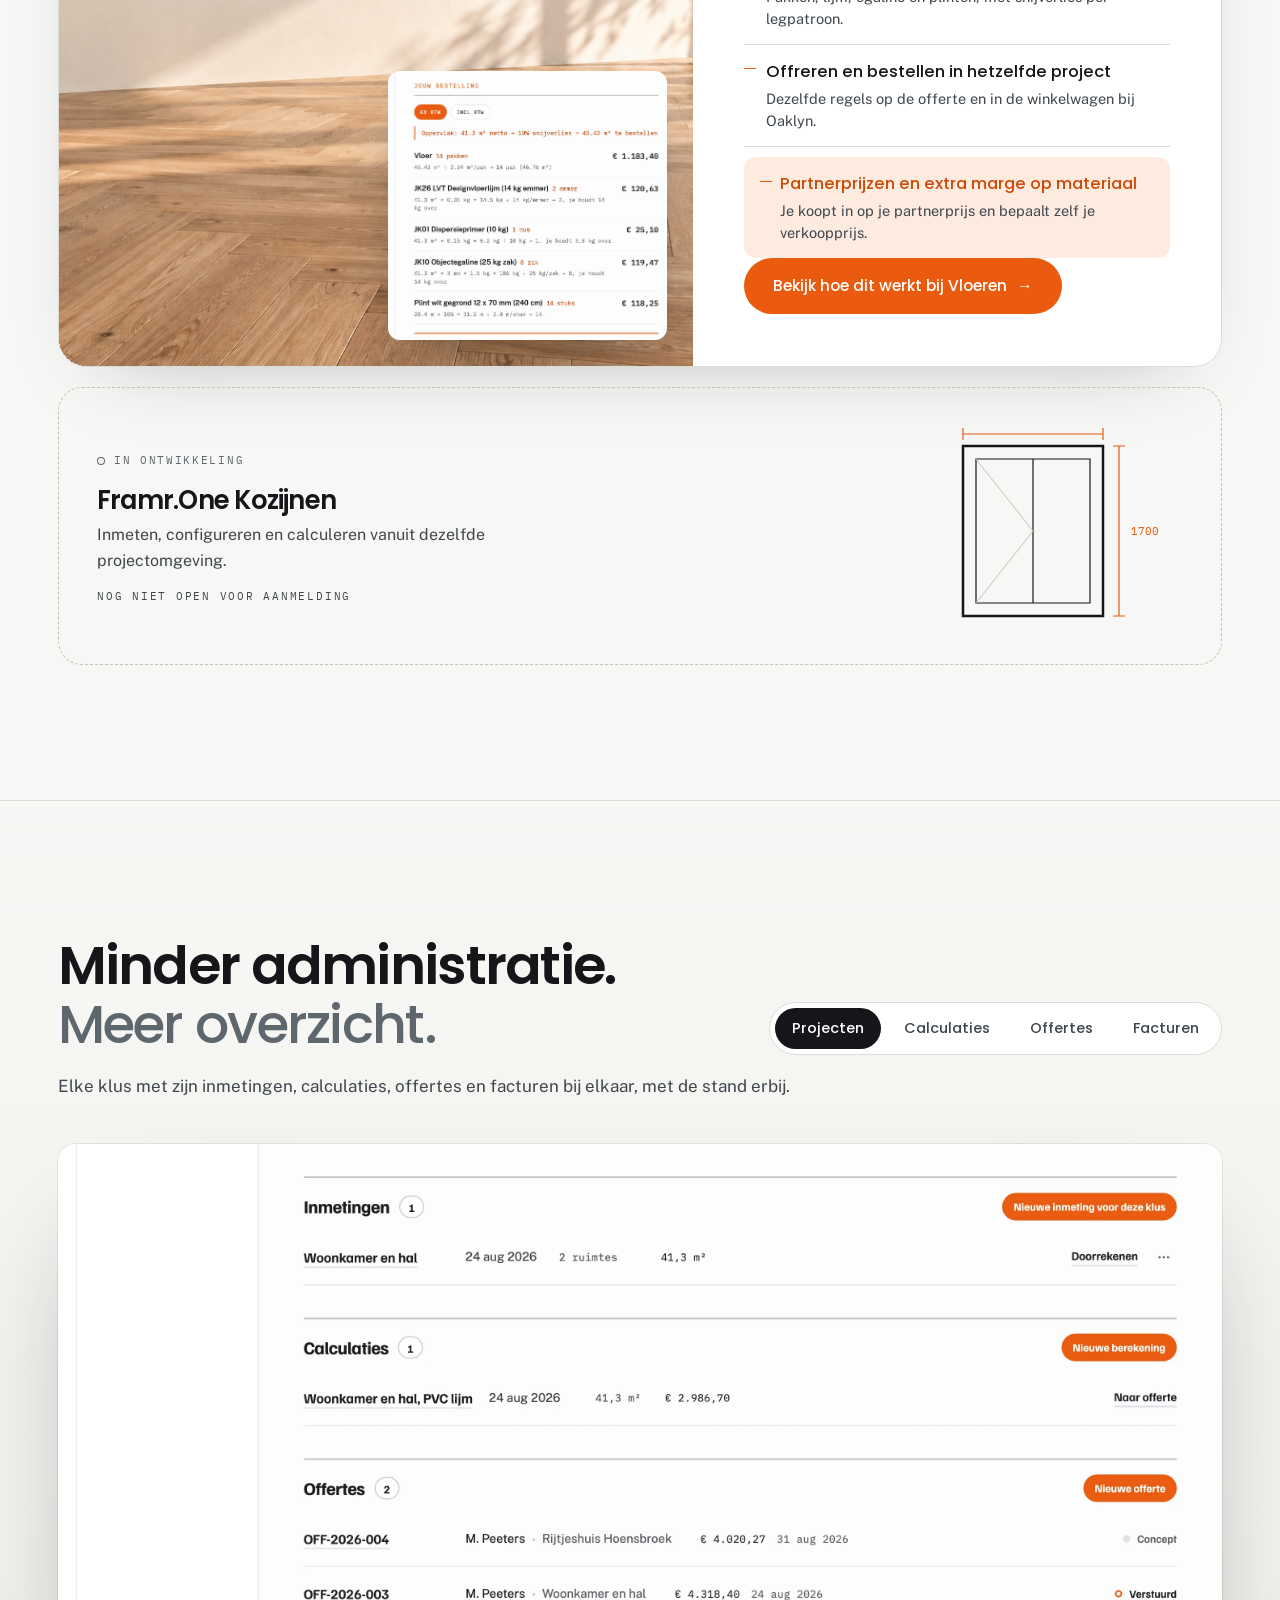
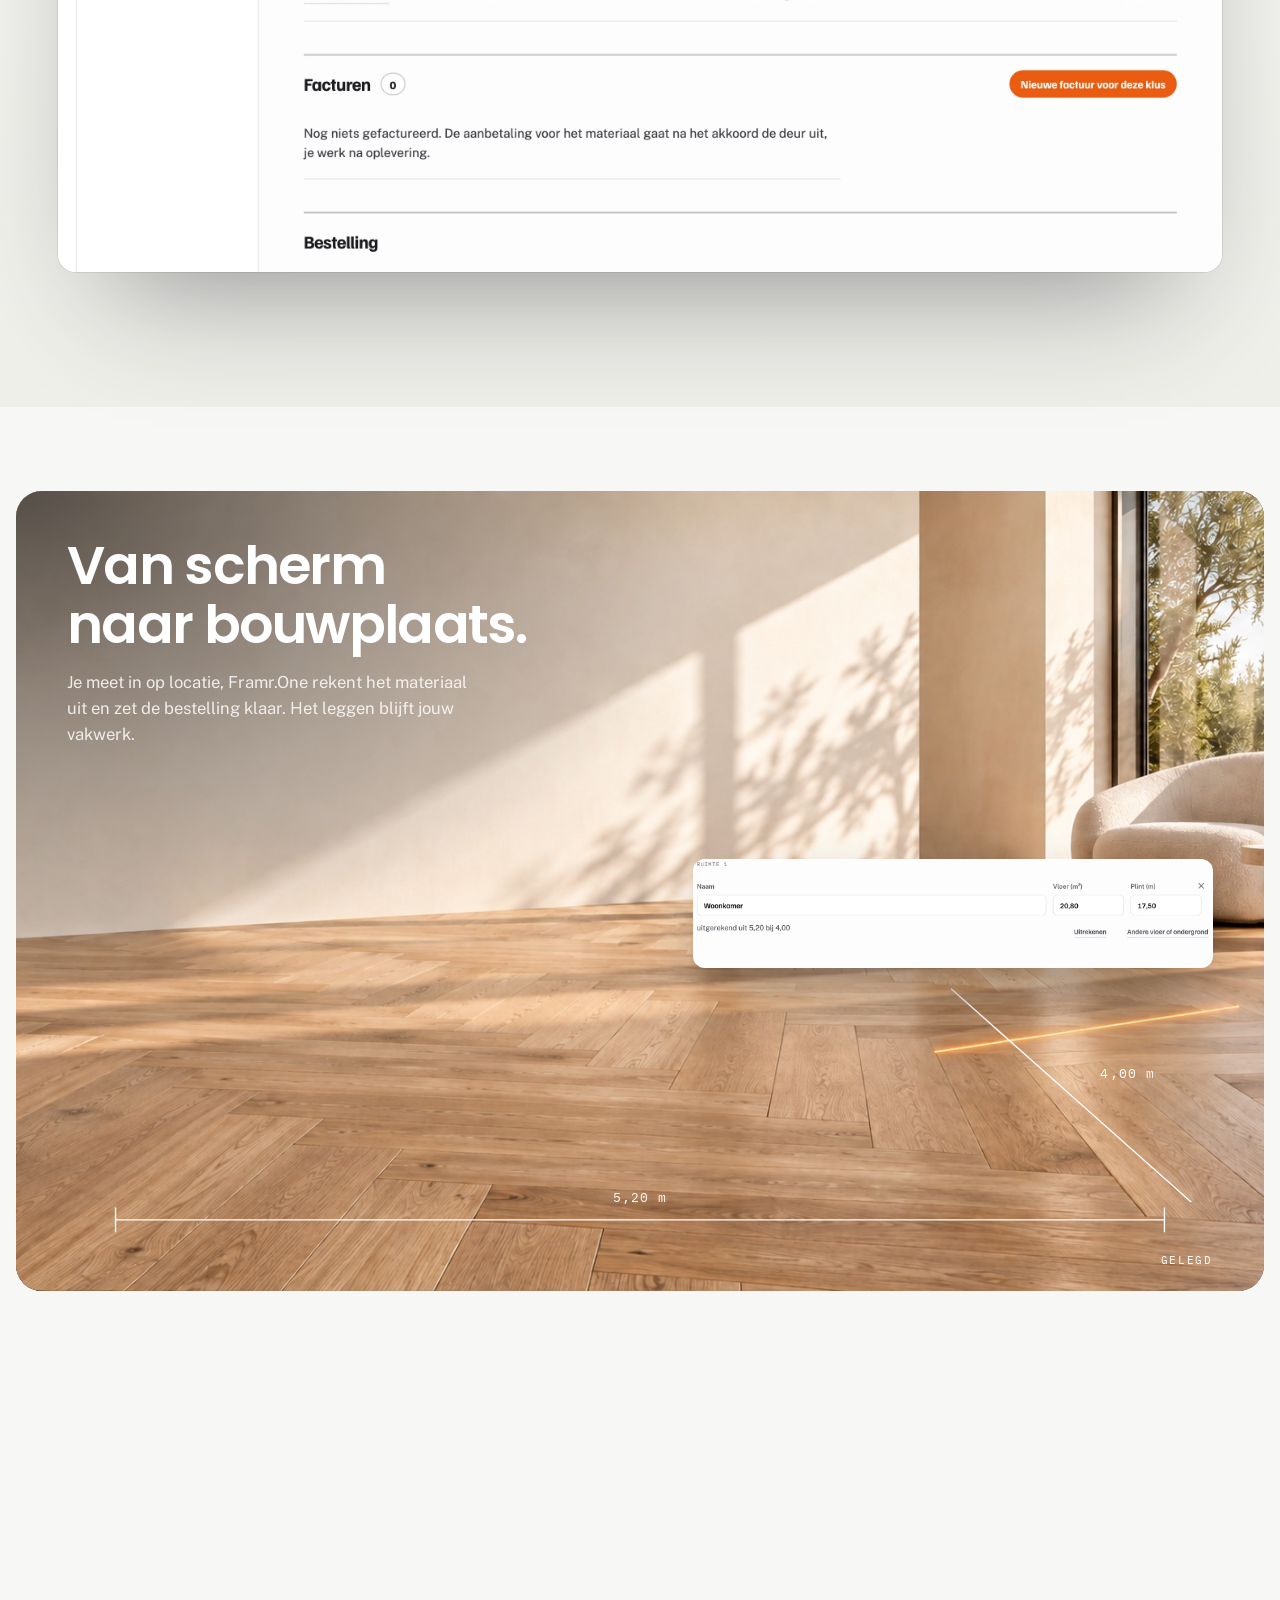
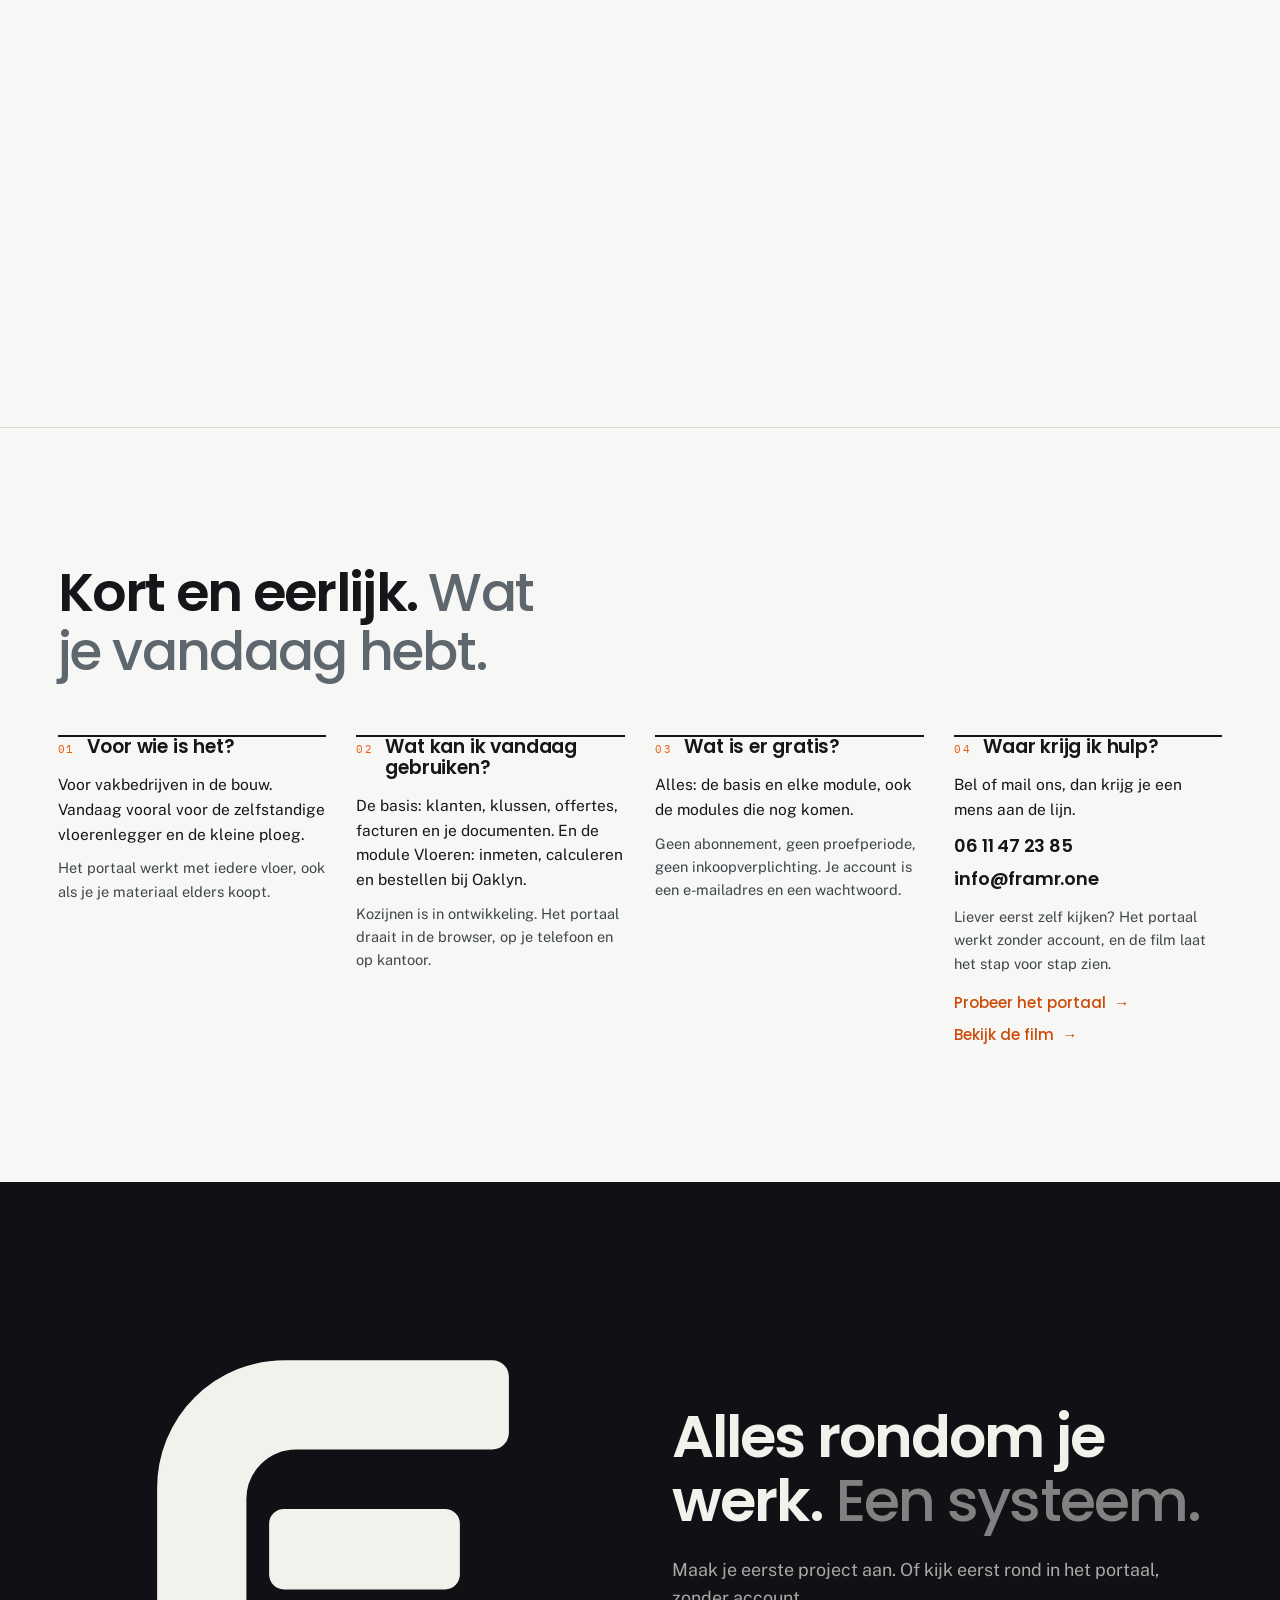
<file: voorstel-2.html>
<!DOCTYPE html>
<html lang="nl">
<head>
<meta charset="utf-8">
<meta name="viewport" content="width=device-width, initial-scale=1">
<title>Framr.One, het werksysteem voor de moderne bouw</title>
<meta name="description" content="Framr.One is het werksysteem voor de moderne bouw: van inmeting en calculatie tot offerte, materiaal en factuur, alles rondom je project in een omgeving. Zonder maandabonnement. Vloeren beschikbaar, kozijnen in ontwikkeling.">
<!-- Tweede voorstel voor de beginpagina (16-10-2026), naast index.html en voorstel.html.
     De brief en de keuzes staan in ontwerpen/beginpagina-brief.md, de referenties in
     ontwerpen/referenties/. Uit de zoekmachines tot Jelle kiest. -->
<meta name="robots" content="noindex, nofollow">
<link rel="preconnect" href="https://fonts.googleapis.com">
<link rel="preconnect" href="https://fonts.gstatic.com" crossorigin>
<link href="https://fonts.googleapis.com/css2?family=Questrial&family=Poppins:wght@400;500;600&family=Public+Sans:wght@400;500;600&family=IBM+Plex+Mono:wght@400;500&display=swap" rel="stylesheet">
<link rel="stylesheet" href="stijl.css">
<link rel="stylesheet" href="voorstel-2.css">
</head>
<body class="v2">

<div class="meetlat"><div class="voortgang"></div></div>

<header class="balk">
  <div class="balk-binnen">
    <a class="merk" href="voorstel-2.html">Framr<span class="een">.One</span></a>
    <nav class="menu v2-menu" aria-label="Hoofdmenu">
      <a href="#platform">Platform</a>
      <div class="v2-groep">
        <button type="button" class="v2-groep-knop" aria-expanded="false" aria-controls="v2-modulemenu">Modules <span class="v2-pijltje" aria-hidden="true"></span></button>
        <div class="v2-uitklap" id="v2-modulemenu">
          <a href="vloeren/index.html"><b>Vloeren</b><span class="nu">Beschikbaar</span></a>
          <a href="#vakken"><b>Kozijnen</b><span>Binnenkort</span></a>
        </div>
      </div>
      <a href="#eerlijk">Over Framr.One</a>
    </nav>
    <div class="v2-rechts">
      <a class="v2-inloggen" href="https://app.framr.one/">Inloggen</a>
      <a class="knop inkt" href="https://app.framr.one/">Start gratis <span class="pijl">&rarr;</span></a>
    </div>
  </div>
</header>

<main>

  <!-- 1. De opening. De echte schermen liggen als explosietekening uit elkaar, met
       maatlijnen ertussen die aftellen terwijl het systeem in elkaar schuift. -->
  <section class="v2-hero" data-akt="hero" aria-labelledby="v2-titel">
    <div class="v2-plak">
      <div class="v2-raster" aria-hidden="true"></div>
      <div class="v2-gloed" aria-hidden="true"></div>
      <div class="v2-hero-tekst">
        <h1 id="v2-titel">Het werksysteem voor de moderne bouw.</h1>
        <p class="v2-lead">Van inmeting en calculatie tot offerte, materiaal en factuur. Alles rondom je project in een omgeving.</p>
        <div class="v2-knoppen">
          <a class="knop inkt groot" href="https://app.framr.one/">Start gratis <span class="pijl">&rarr;</span></a>
          <a class="knop open groot" href="#software">Bekijk de software</a>
        </div>
      </div>
      <!-- Het echte overzicht van het portaal, in zijn eigen onderdelen. Elk onderdeel is een
           uitsnede van hetzelfde scherm en landt precies op zijn eigen plek; als alles
           geland is staat het scherm plat en op ware scherpte. -->
      <div class="v2-scene" aria-hidden="true">
        <div class="v2-stapel">
          <div class="v2-basis">
            <img class="leeg" src="beeld/portaal/opening/basis-leeg.webp" alt="" width="2880" height="1800">
            <img class="vol" src="beeld/portaal/opening/basis.webp" alt="" width="2880" height="1800">
          </div>
          <div class="v2-deel" data-naam="Klussen" data-z="3" style="left: 20.5556%; top: 27.3333%; width: 76.1111%; height: 45.1111%;"><img src="beeld/portaal/opening/klussen.webp" alt="" width="2192" height="812"><i class="v2-anker"></i></div>
          <div class="v2-deel" data-naam="Inmetingen" data-z="2" style="left: 58.8889%; top: 73.5556%; width: 37.7778%; height: 26.4444%;"><img src="beeld/portaal/opening/inmetingen.webp" alt="" width="1088" height="476"><i class="v2-anker"></i></div>
          <div class="v2-deel" data-naam="Offertes" data-z="2" style="left: 20.5556%; top: 73.5556%; width: 37.6389%; height: 26.4444%;"><img src="beeld/portaal/opening/offertes.webp" alt="" width="1084" height="476"><i class="v2-anker"></i></div>
          <div class="v2-deel" data-naam="Wat open staat" data-z="4" style="left: 20.5556%; top: 14.2222%; width: 76.1111%; height: 12%;"><img src="beeld/portaal/opening/cijfers.webp" alt="" width="2192" height="216"><i class="v2-anker"></i></div>
        </div>
      </div>
      <svg class="v2-maten" aria-hidden="true"></svg>
      <p class="v2-onderschrift">Het echte portaal, met een voorbeeldklus</p>
    </div>
  </section>

  <!-- 2. Het project komt tot leven. De piek van de pagina. Een voorbeeldklus in de
       Vloeren-module loopt in drie hoofdstukken van klant tot factuur. Per stap staat een
       echt scherm plat en scherp in beeld; bij de overgang reist wat er al stond als label van
       het veld in het ene scherm naar het veld in het volgende, waar het oranje omlijnd wordt.
       Alle schermen zijn van dezelfde klus uit de dev-server met de nagebouwde motor: de
       offerte OFF-2026-004 is uit deze calculatie gemaakt, de factuur uit die offerte. -->
  <section id="platform" class="v2-keten" data-akt="keten" aria-labelledby="v2-keten-titel">
    <div class="v2-plak">
      <div class="v2-keten-binnen">
        <div class="v2-keten-tekst">
          <h2 id="v2-keten-titel">Alles rondom een project. <span class="v2-stil">Op een plek.</span></h2>
          <p class="v2-lead">Een keer invoeren. Je projectgegevens gaan mee van de eerste inmeting tot de factuur.</p>
          <ol class="v2-hoofdstukken">
            <li data-hoofdstuk="0"><span class="kop">Project opzetten</span>
              <ol>
              <li><button type="button" class="v2-stap" data-stap="0"><span class="nr">01</span><b>Klant</b><span class="uitleg">M. Peeters, een keer ingevoerd.</span></button></li>
              <li><button type="button" class="v2-stap" data-stap="1"><span class="nr">02</span><b>Project</b><span class="uitleg">De klus neemt de klant over.</span></button></li>
              </ol>
            </li>
            <li data-hoofdstuk="1"><span class="kop">Werk voorbereiden</span>
              <ol>
              <li><button type="button" class="v2-stap" data-stap="2"><span class="nr">03</span><b>Inmeten</b><span class="uitleg">De inmeting hoort meteen bij de klus.</span></button></li>
              <li><button type="button" class="v2-stap" data-stap="3"><span class="nr">04</span><b>Calculeren</b><span class="uitleg">41,3 m² wordt 14 pakken, lijm, egaline en plint.</span></button></li>
              <li><button type="button" class="v2-stap" data-stap="4"><span class="nr">05</span><b>Offerte</b><span class="uitleg">Dezelfde regels op de offerte, met jouw werk erbij.</span></button></li>
              </ol>
            </li>
            <li data-hoofdstuk="2"><span class="kop">Werk afhandelen</span>
              <ol>
              <li><button type="button" class="v2-stap" data-stap="5"><span class="nr">06</span><b>Materiaal</b><span class="uitleg">Die materiaallijst in de winkelwagen bij Oaklyn.</span></button></li>
              <li><button type="button" class="v2-stap" data-stap="6"><span class="nr">07</span><b>Factuur</b><span class="uitleg">De factuur uit de offerte, in je eigen reeks.</span></button></li>
              </ol>
            </li>
          </ol>
        </div>
        <div class="v2-dek">
          <figure class="v2-kaart"><div class="v2-kaart-vel"><img src="beeld/portaal/klus/klant.webp" alt="De klantkaart van M. Peeters" width="2240" height="884"><span class="v2-ring" style="left: 1.786%; top: 47.964%; width: 47.589%; height: 9.955%;"><em>Een keer ingevoerd</em></span><i class="v2-uitpunt" style="left: 1.786%; top: 47.964%; width: 47.589%; height: 9.955%;"></i></div></figure>
          <figure class="v2-kaart" data-mee="M. Peeters"><div class="v2-kaart-vel"><img src="beeld/portaal/klus/klus.webp" alt="De klus Rijtjeshuis Hoensbroek" width="2240" height="824" loading="lazy"><span class="v2-ring" style="left: 66.875%; top: 45.146%; width: 31.339%; height: 10.68%;"><em>Uit 01 Klant</em></span><i class="v2-uitpunt" style="left: 1.786%; top: 45.146%; width: 31.339%; height: 10.68%;"></i></div></figure>
          <figure class="v2-kaart" data-mee="Rijtjeshuis Hoensbroek"><div class="v2-kaart-vel"><img src="beeld/portaal/klus/inmeten.webp" alt="De inmeting van woonkamer en hal" width="2240" height="1754" loading="lazy"><span class="v2-ring" style="left: 50.625%; top: 24.173%; width: 47.589%; height: 5.017%;"><em>Uit 02 Project</em></span><i class="v2-uitpunt" style="left: 1.429%; top: 93.273%; width: 26.786%; height: 5.701%;"></i></div></figure>
          <figure class="v2-kaart" data-mee="41,3 m² vloer"><div class="v2-kaart-vel"><img src="beeld/portaal/klus/calculatie.webp" alt="De calculatie met de materiaallijst" width="1208" height="1076" loading="lazy"><span class="v2-ring" style="left: 9.106%; top: 21.933%; width: 83.113%; height: 6.691%;"><em>Uit 03 Inmeten</em></span><i class="v2-uitpunt" style="left: 9.106%; top: 30.855%; width: 83.113%; height: 10.781%;"></i></div></figure>
          <figure class="v2-kaart" data-mee="14 pakken en toebehoren"><div class="v2-kaart-vel"><img src="beeld/portaal/klus/offerte.webp" alt="Offerte OFF-2026-004 met dezelfde regels" width="2240" height="2064" loading="lazy"><span class="v2-ring" style="left: 1.786%; top: 53.682%; width: 96.429%; height: 6.589%;"><em>Uit 04 Calculeren</em></span><i class="v2-uitpunt" style="left: 1.786%; top: 53.682%; width: 96.429%; height: 32.946%;"></i></div></figure>
          <figure class="v2-kaart" data-mee="De materiaallijst"><div class="v2-kaart-vel"><img src="beeld/portaal/klus/bestellen.webp" alt="Bestellen bij Oaklyn vanuit de calculatie" width="1144" height="364" loading="lazy"><span class="v2-ring" style="left: 65.385%; top: 6.593%; width: 29.895%; height: 24.176%;"><em>Dezelfde materiaallijst</em></span></div></figure>
          <figure class="v2-kaart" data-mee="OFF-2026-004" data-van="4"><div class="v2-kaart-vel"><img src="beeld/portaal/klus/afronden.webp" alt="De factuur uit offerte OFF-2026-004" width="2240" height="1344" loading="lazy"><span class="v2-ring" style="left: 1.786%; top: 7.738%; width: 50.0%; height: 7.44%;"><em>Uit 05 Offerte</em></span></div></figure>
        </div>
      </div>
      <svg class="v2-ketenlijn" aria-hidden="true"><path d=""/></svg>
      <span class="v2-pakket" aria-hidden="true"><i></i><b></b></span>
      <p class="v2-onderschrift">Voorbeeld: een project met de Vloeren-module, verzonnen gegevens</p>
    </div>
  </section>

  <!-- 3. Basis en modules. Wat in het brein staat (framr-noordster, framr-masterplan): de kern
       is voor ieder bouwbedrijf gelijk, alleen het inmeten, het rekenen en het bestellen
       verschillen per vak. De basis staat onderin; de modules komen er een voor een op: Vloeren
       klikt vast, Kozijnen zakt tot boven zijn plek en blijft daar, en de volgende plek is leeg.
       Hier staat ook wat eerder de sectie over uitbreiden was. Alles is tekst, dus altijd scherp. -->
  <section id="over" class="v2-modules" data-akt="modules" aria-labelledby="v2-modules-titel">
    <div class="v2-plak">
      <div class="v2-modules-binnen">
        <div class="v2-modules-tekst">
          <h2 id="v2-modules-titel">Een basis voor je bedrijf. <span class="v2-stil">Een module voor je vak.</span></h2>
          <p class="v2-lead">De basis regelt wat ieder bouwbedrijf nodig heeft. Een module voegt toe hoe jouw vak inmeet, rekent en bestelt, op dezelfde klanten en klussen.</p>
          <p class="v2-lead v2-zacht">Nieuwe modules bouwen voort op dezelfde basis. Geen tweede account en geen tweede systeem.</p>
        </div>
        <div class="v2-bouwwerk">
          <div class="v2-sleuven">
            <article class="v2-mod vloeren">
              <span class="stand nu">Beschikbaar</span>
              <h3>Vloeren</h3>
              <ul><li>Inmeten per ruimte</li><li>Rekenen met legpatroon en snijverlies</li><li>Bestellen bij Oaklyn</li></ul>
              <i class="v2-nok links"></i><i class="v2-nok rechts"></i>
            </article>
            <article class="v2-mod kozijnen">
              <span class="stand">In ontwikkeling</span>
              <h3>Kozijnen</h3>
              <ul><li>Inmeten per kozijn</li><li>Configureren</li><li>Calculeren</li></ul>
            </article>
            <article class="v2-mod volgende">
              <span class="stand">Volgt</span>
              <h3>Volgende module</h3>
              <p>Bouwt voort op dezelfde basis.</p>
            </article>
          </div>
          <div class="v2-basisplaat">
            <span class="stand">Basis, voor ieder bouwbedrijf</span>
            <h3>Framr.One</h3>
            <ul><li>Klanten</li><li>Klussen</li><li>Offertes</li><li>Facturen</li><li>Documenten</li></ul>
          </div>
        </div>
      </div>
    </div>
  </section>

  <!-- 4. Gratis. Pas hier, na het product. Harde overgang naar donker; 0 euro wordt
       opgemeten. Geen verzonnen "normale" prijs ernaast. Wat er gratis is, is besluit van
       Jelle (16-10-2026): alles, de basis en elke module, ook de modules die nog komen. Het
       waarom in een zin: het verdienmodel is het materiaal (framr-overzicht). -->
  <section id="kosten" class="v2-kosten v2-donker" data-akt="kosten" aria-labelledby="v2-kosten-titel">
    <div class="v2-plak">
      <div class="v2-kosten-binnen">
        <h2 id="v2-kosten-titel">Goede software hoeft geen maandelijkse kostenpost te zijn.</h2>
        <div class="v2-nul-vak">
          <svg class="v2-nul-maat" aria-hidden="true" preserveAspectRatio="none">
            <g class="lat"><line x1="0" y1="13" x2="100%" y2="13"/></g>
            <line x1="0" y1="4" x2="0" y2="22"/>
            <line class="eind" x1="100%" y1="4" x2="100%" y2="22"/>
            <text x="50%" y="0" dy="-2" text-anchor="middle">€ 0,00</text>
          </svg>
          <p class="v2-nul"><span class="v2-nul-getal">€0</span><span class="v2-nul-per">per maand</span></p>
        </div>
        <div class="v2-kosten-onder">
          <p class="v2-lead">Framr.One is gratis: de basis en elke module, ook de modules die nog komen. Wij verdienen aan het materiaal dat je via het platform bestelt, niet aan de software.</p>
          <ul class="v2-feiten">
            <li>Geen abonnement, ook niet per module</li>
            <li>Geen proefperiode</li>
            <li>Geen inkoopverplichting</li>
            <li>Alleen een e-mailadres en een wachtwoord</li>
          </ul>
        </div>
      </div>
    </div>
  </section>

  <!-- 5. Vloeren, en wat een module meer kan dan software. Wat eerder een eigen sectie was
       (verder dan software) staat hier, concreet en alleen voor Vloeren: daar komen
       calculatie, bestelling en partnerprijzen samen. Kozijnen klein zolang het niet live is. -->
  <section id="vakken" class="v2-vakken" data-akt="vakken">
    <div class="v2-binnen">
      <div class="v2-vakken-kop">
        <h2>Software die verder gaat <span class="v2-stil">dan administratie.</span></h2>
        <p class="v2-lead">Binnen Vloeren komen calculatie, materiaalbestelling en partnerprijzen samen. Daarmee verdien je extra marge op je materiaal.</p>
      </div>
      <article class="v2-vloeren">
        <div class="v2-vloeren-beeld">
          <img src="beeld/vloer-visgraat-licht.jpg" alt="Een gelegde visgraatvloer in een lichte woonkamer" width="1774" height="887" loading="lazy">
          <div class="v2-zweef"><img src="beeld/portaal/bestelling.webp" alt="De materiaallijst uit de calculatie van Framr.One Vloeren" width="1170" height="1126" loading="lazy"></div>
        </div>
        <div class="v2-vloeren-tekst">
          <span class="v2-stand nu">Beschikbaar</span>
          <h3>Framr.One Vloeren</h3>
          <p class="v2-lead">Van inmeting tot materiaalbestelling.</p>
          <ul class="v2-voordelen">
            <li><b>Materialen berekenen vanuit de inmeting</b><span>Pakken, lijm, egaline en plinten, met snijverlies per legpatroon.</span></li>
            <li><b>Offreren en bestellen in hetzelfde project</b><span>Dezelfde regels op de offerte en in de winkelwagen bij Oaklyn.</span></li>
            <li class="marge"><b>Partnerprijzen en extra marge op materiaal</b><span>Je koopt in op je partnerprijs en bepaalt zelf je verkoopprijs.</span></li>
          </ul>
          <a class="knop oranje groot" href="vloeren/index.html">Bekijk hoe dit werkt bij Vloeren <span class="pijl">&rarr;</span></a>
        </div>
      </article>
      <article class="v2-kozijnen">
        <div>
          <span class="v2-stand">In ontwikkeling</span>
          <h3>Framr.One Kozijnen</h3>
          <p>Inmeten, configureren en calculeren vanuit dezelfde projectomgeving.</p>
          <p class="v2-klein" style="margin-top: 14px;">Nog niet open voor aanmelding</p>
        </div>
        <svg viewBox="0 0 300 200" aria-hidden="true">
          <rect class="teken" pathLength="1" x="80" y="20" width="140" height="170" fill="none" stroke="#14161A" stroke-width="2.5"/>
          <rect class="teken" pathLength="1" x="93" y="33" width="114" height="144" fill="none" stroke="#14161A" stroke-width="1.2"/>
          <line class="teken" pathLength="1" x1="150" y1="33" x2="150" y2="177" stroke="#14161A" stroke-width="1.2"/>
          <path class="teken" pathLength="1" d="M93 33 L150 105 L93 177" fill="none" stroke="#C2C2BA" stroke-width="1" stroke-dasharray="4 4"/>
          <path class="teken" pathLength="1" d="M80 8 H220 M80 2 V14 M220 2 V14" stroke="#EA5B10" stroke-width="1.2" fill="none"/>
          <path class="teken" pathLength="1" d="M236 20 V190 M230 20 H242 M230 190 H242" stroke="#EA5B10" stroke-width="1.2" fill="none"/>
          <text x="150" y="-2" text-anchor="middle" font-family="IBM Plex Mono, monospace" font-size="11" fill="#EA5B10">1400</text>
          <text x="248" y="109" font-family="IBM Plex Mono, monospace" font-size="11" fill="#EA5B10">1700</text>
        </svg>
      </article>
    </div>
  </section>

  <!-- 6. De showcase: zelf door de schermen, per tab het sterkste stuk van het echte portaal.
       Het scherm komt rechtop als het in beeld komt en staat daarna stil en scherp. -->
  <section id="software" class="v2-show" data-akt="show" aria-labelledby="v2-show-titel">
    <div class="v2-binnen">
      <div class="v2-show-kop">
        <h2 id="v2-show-titel">Minder administratie. <span class="v2-stil">Meer overzicht.</span></h2>
        <div class="v2-tabs" role="tablist" aria-label="Schermen van het portaal">
          <button class="v2-tab" role="tab" aria-selected="true" data-zin="Elke klus met zijn inmetingen, calculaties, offertes en facturen bij elkaar, met de stand erbij.">Projecten</button>
          <button class="v2-tab" role="tab" aria-selected="false" data-zin="Van maat naar materiaallijst, met snijverlies, lijm, egaline en plinten.">Calculaties</button>
          <button class="v2-tab" role="tab" aria-selected="false" data-zin="Het document dat naar je klant gaat, op je eigen briefpapier.">Offertes</button>
          <button class="v2-tab" role="tab" aria-selected="false" data-zin="Wat openstaat en wat betaald is, in je eigen reeks.">Facturen</button>
        </div>
      </div>
      <p class="v2-show-zin" aria-live="polite">Elke klus met zijn inmetingen, calculaties, offertes en facturen bij elkaar, met de stand erbij.</p>
      <div class="v2-podium">
        <div class="v2-scherm">
          <img class="aan" src="beeld/portaal/scherm-project.webp" alt="Het portaal: de klus Rijtjeshuis Hoensbroek met zijn inmetingen, calculaties en offertes" width="2880" height="1800" loading="lazy">
          <img src="beeld/portaal/scherm-calculatie.webp" alt="Het portaal: de calculatie met de materiaallijst" width="2880" height="1800" loading="lazy">
          <img src="beeld/portaal/scherm-offerte.webp" alt="Het portaal: de offerte zoals de klant hem krijgt" width="2880" height="1800" loading="lazy">
          <img src="beeld/portaal/scherm-facturen.webp" alt="Het portaal: de facturen, open en betaald" width="2880" height="1800" loading="lazy">
        </div>
      </div>
    </div>
  </section>

  <!-- 7. Van scherm naar bouwplaats. Het scherm en de maten staan er meteen, dan wordt de
       vloer gelegd. De tekst zegt alleen wat Framr.One doet: inmeten, rekenen en bestellen;
       het leggen is vakwerk. -->
  <section class="v2-bouw" data-akt="bouw" aria-labelledby="v2-bouw-titel">
    <div class="v2-plak">
      <div class="v2-bouwvlak">
        <img class="v2-voor" src="beeld/vloer-visgraat-leggen.jpg" alt="Een visgraatvloer die gelegd wordt" width="1667" height="944" loading="lazy">
        <img class="v2-na" src="beeld/vloer-visgraat-licht.jpg" alt="" width="1774" height="887" loading="lazy">
        <i class="v2-veegrand" aria-hidden="true"></i>
        <svg class="v2-vloermaten" viewBox="0 0 1600 900" preserveAspectRatio="xMidYMid slice" aria-hidden="true">
          <path class="lijn" pathLength="1" d="M210 820 L1390 820"/>
          <path class="lijn" pathLength="1" d="M210 806 V834 M1390 806 V834"/>
          <path class="lijn" pathLength="1" d="M1420 800 L1150 560"/>
          <text x="800" y="800" text-anchor="middle">5,20 m</text>
          <text x="1318" y="660">4,00 m</text>
        </svg>
        <div class="v2-bouw-scrim" aria-hidden="true"></div>
        <div class="v2-bouw-tekst">
          <h2 id="v2-bouw-titel">Van scherm naar bouwplaats.</h2>
          <p>Je meet in op locatie, Framr.One rekent het materiaal uit en zet de bestelling klaar. Het leggen blijft jouw vakwerk.</p>
        </div>
        <div class="v2-bouwchip"><img src="beeld/portaal/ruimte.webp" alt="" width="1600" height="335" loading="lazy"></div>
        <p class="v2-bouwlabel" aria-hidden="true"><span>Ingemeten</span><span>Gelegd</span></p>
      </div>
    </div>
  </section>

  <!-- 8. Kort en eerlijk: de vertrouwenslaag. Alleen echte informatie, elk antwoord met zijn
       bron: voor wie (besluit 05-10-2026 en de positionering van 12-09-2026), wat beschikbaar is
       (de basis en Vloeren; Kozijnen in ontwikkeling), wat gratis is (besluit Jelle 16-10-2026),
       en waar je hulp krijgt (het nummer en het mailadres die Jelle op 16-10-2026 opgaf, plus de
       proefstand en de demofilm, die allebei live staan). Stilstaand: hier beweegt niets. -->
  <section id="eerlijk" class="v2-eerlijk" aria-labelledby="v2-eerlijk-titel">
    <div class="v2-binnen">
      <h2 id="v2-eerlijk-titel">Kort en eerlijk. <span class="v2-stil">Wat je vandaag hebt.</span></h2>
      <div class="v2-vragen">
        <section class="v2-vraag">
          <h3><span class="nr">01</span>Voor wie is het?</h3>
          <p>Voor vakbedrijven in de bouw. Vandaag vooral voor de zelfstandige vloerenlegger en de kleine ploeg.</p>
          <p class="klein">Het portaal werkt met iedere vloer, ook als je je materiaal elders koopt.</p>
        </section>
        <section class="v2-vraag">
          <h3><span class="nr">02</span>Wat kan ik vandaag gebruiken?</h3>
          <p>De basis: klanten, klussen, offertes, facturen en je documenten. En de module Vloeren: inmeten, calculeren en bestellen bij Oaklyn.</p>
          <p class="klein">Kozijnen is in ontwikkeling. Het portaal draait in de browser, op je telefoon en op kantoor.</p>
        </section>
        <section class="v2-vraag">
          <h3><span class="nr">03</span>Wat is er gratis?</h3>
          <p>Alles: de basis en elke module, ook de modules die nog komen.</p>
          <p class="klein">Geen abonnement, geen proefperiode, geen inkoopverplichting. Je account is een e-mailadres en een wachtwoord.</p>
        </section>
        <section class="v2-vraag">
          <h3><span class="nr">04</span>Waar krijg ik hulp?</h3>
          <p>Bel of mail ons, dan krijg je een mens aan de lijn.</p>
          <p class="v2-contact"><a href="tel:+31611472385">06 11 47 23 85</a><a href="mailto:info@framr.one">info@framr.one</a></p>
          <p class="klein">Liever eerst zelf kijken? Het portaal werkt zonder account, en de film laat het stap voor stap zien.</p>
          <p class="v2-vraag-links"><a href="https://app.framr.one/?proberen">Probeer het portaal <span class="pijl">&rarr;</span></a><a href="vloeren/index.html#portaal">Bekijk de film <span class="pijl">&rarr;</span></a></p>
        </section>
      </div>
    </div>
  </section>

  <!-- 9. Het slot. De constructielijnen tekenen het beeldmerk; daarna een actie. -->
  <section class="v2-slotplaat v2-donker" data-akt="slot" aria-labelledby="v2-slot-titel">
    <div class="v2-binnen">
      <div class="v2-slot-raster">
        <svg class="v2-merkteken" viewBox="-40 -40 480 521" aria-hidden="true">
          <g class="hulp">
            <line x1="-40" y1="0" x2="440" y2="0"/><line x1="-40" y1="100" x2="440" y2="100"/>
            <line x1="-40" y1="170" x2="440" y2="170"/><line x1="-40" y1="260" x2="440" y2="260"/>
            <line x1="0" y1="-40" x2="0" y2="481"/><line x1="100" y1="-40" x2="100" y2="481"/>
            <line x1="344" y1="-40" x2="344" y2="481"/><line x1="400" y1="-40" x2="400" y2="481"/>
          </g>
          <path class="omtrek" pathLength="1" d="M 145 0 H 382 A 18 18 0 0 1 400 18 V 82 A 18 18 0 0 1 382 100 H 158 A 58 58 0 0 0 100 158 V 382 A 53 53 0 0 1 47 435 H 16 A 16 16 0 0 1 0 419 V 145 A 145 145 0 0 1 145 0 Z"/>
          <rect class="omtrek" pathLength="1" x="128" y="170" width="216" height="90" rx="16"/>
          <path class="vul" d="M 145 0 H 382 A 18 18 0 0 1 400 18 V 82 A 18 18 0 0 1 382 100 H 158 A 58 58 0 0 0 100 158 V 382 A 53 53 0 0 1 47 435 H 16 A 16 16 0 0 1 0 419 V 145 A 145 145 0 0 1 145 0 Z"/>
          <rect class="vul" x="128" y="170" width="216" height="90" rx="16"/>
          <circle class="stip" cx="319" cy="360" r="81"/>
        </svg>
        <div>
          <h2 id="v2-slot-titel">Alles rondom je werk. <span class="v2-stil">Een systeem.</span></h2>
          <p class="v2-lead">Maak je eerste project aan. Of kijk eerst rond in het portaal, zonder account.</p>
          <div class="v2-knoppen">
            <a class="knop oranje groot" href="https://app.framr.one/">Start gratis <span class="pijl">&rarr;</span></a>
            <a class="knop open groot" href="https://app.framr.one/?proberen">Probeer zonder account</a>
          </div>
        </div>
      </div>
      <!-- Nog toe te voegen voor publicatie: de wettelijke voetregel met bedrijfsnaam,
           KvK-nummer en btw-id, plus algemene voorwaarden en privacyverklaring. -->
      <footer class="v2-voet">
        <a class="merk" href="voorstel-2.html">Framr<span class="een">.One</span></a>
        <nav aria-label="Onderaan">
          <a href="#platform">Platform</a>
          <a href="vloeren/index.html">Vloeren</a>
          <a href="#vakken">Kozijnen</a>
          <a href="#eerlijk">Over Framr.One</a>
          <a href="https://app.framr.one/">Inloggen</a>
        </nav>
      </footer>
    </div>
  </section>

</main>

<div class="v2-proef" id="v2-proef">Voorstel 2, 16-10 <a href="voorstel.html">Voorstel 1</a> <a href="index.html">Huidige pagina</a> <a href="ontwerpen/referenties/">Referenties</a></div>

<script src="site.js"></script>
<script src="voorstel-2-maat.js"></script>
<script src="voorstel-2.js"></script>
</body>
</html>
</file>
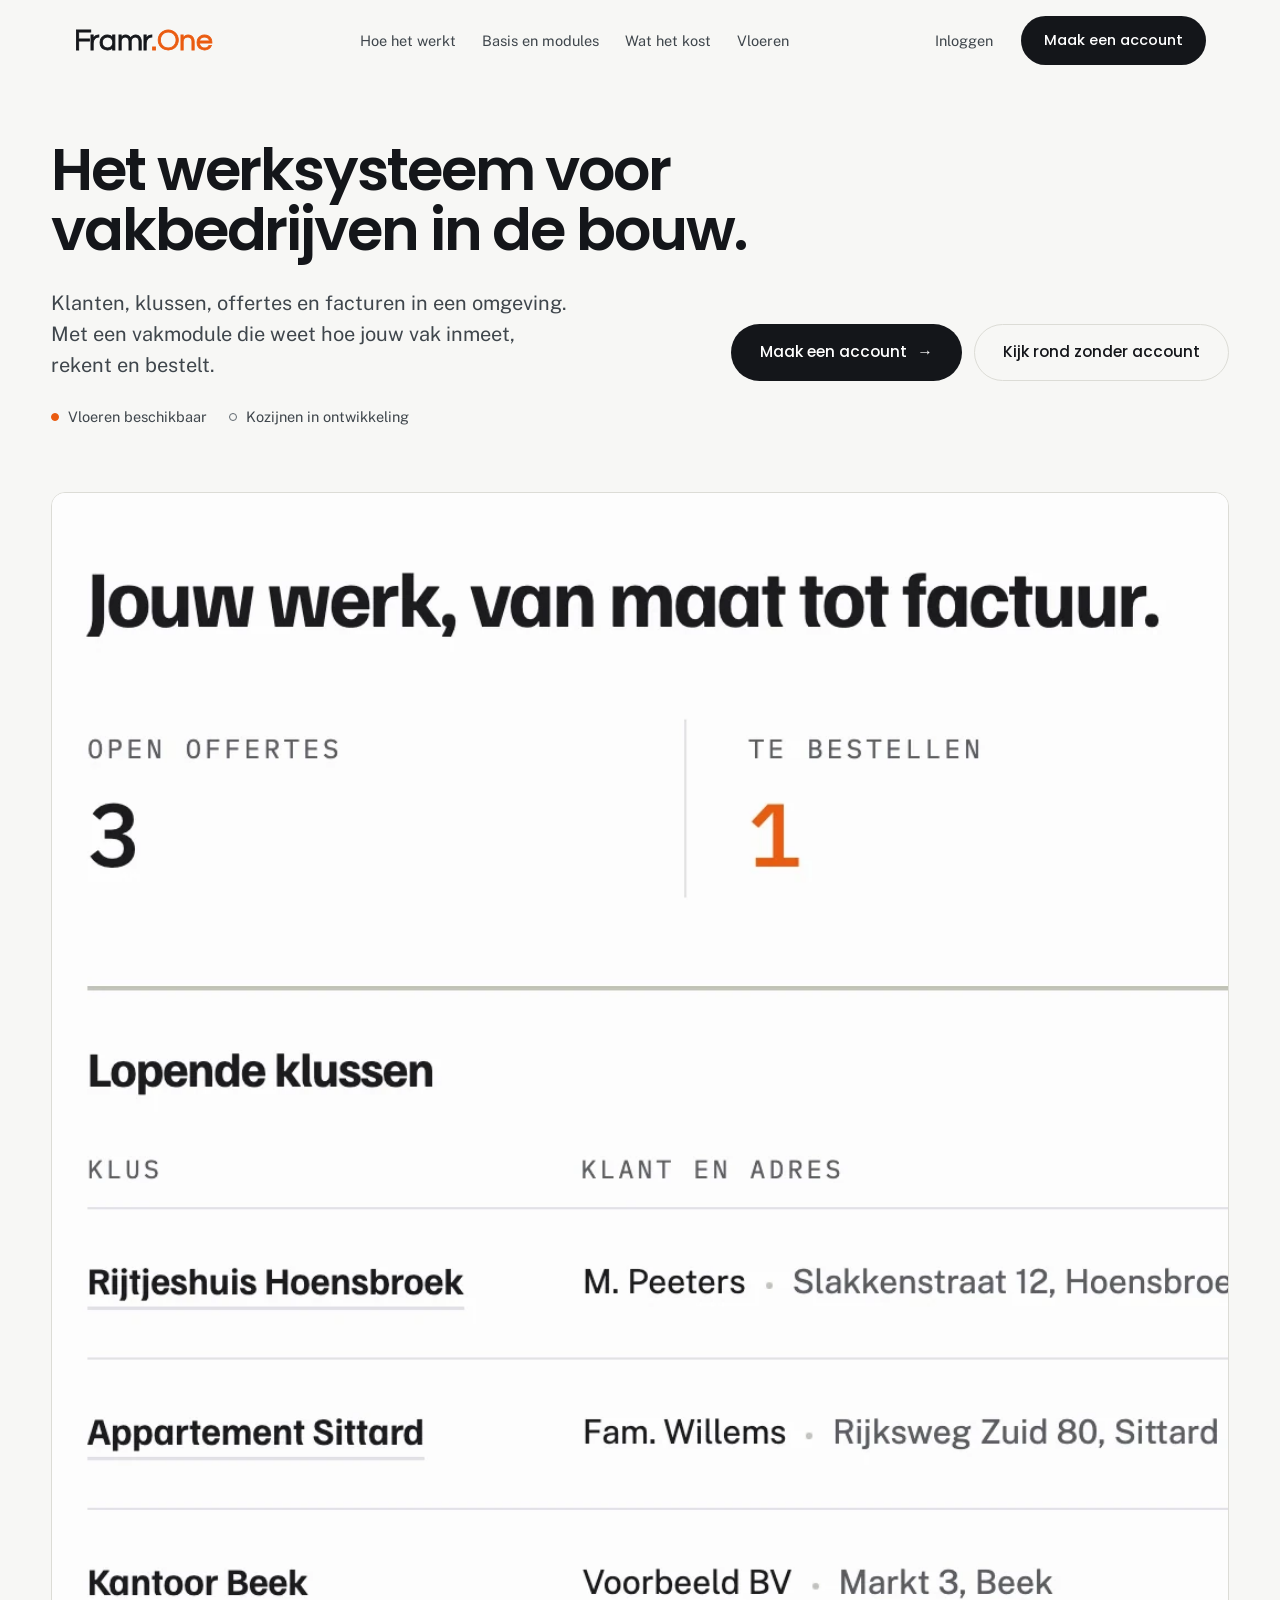
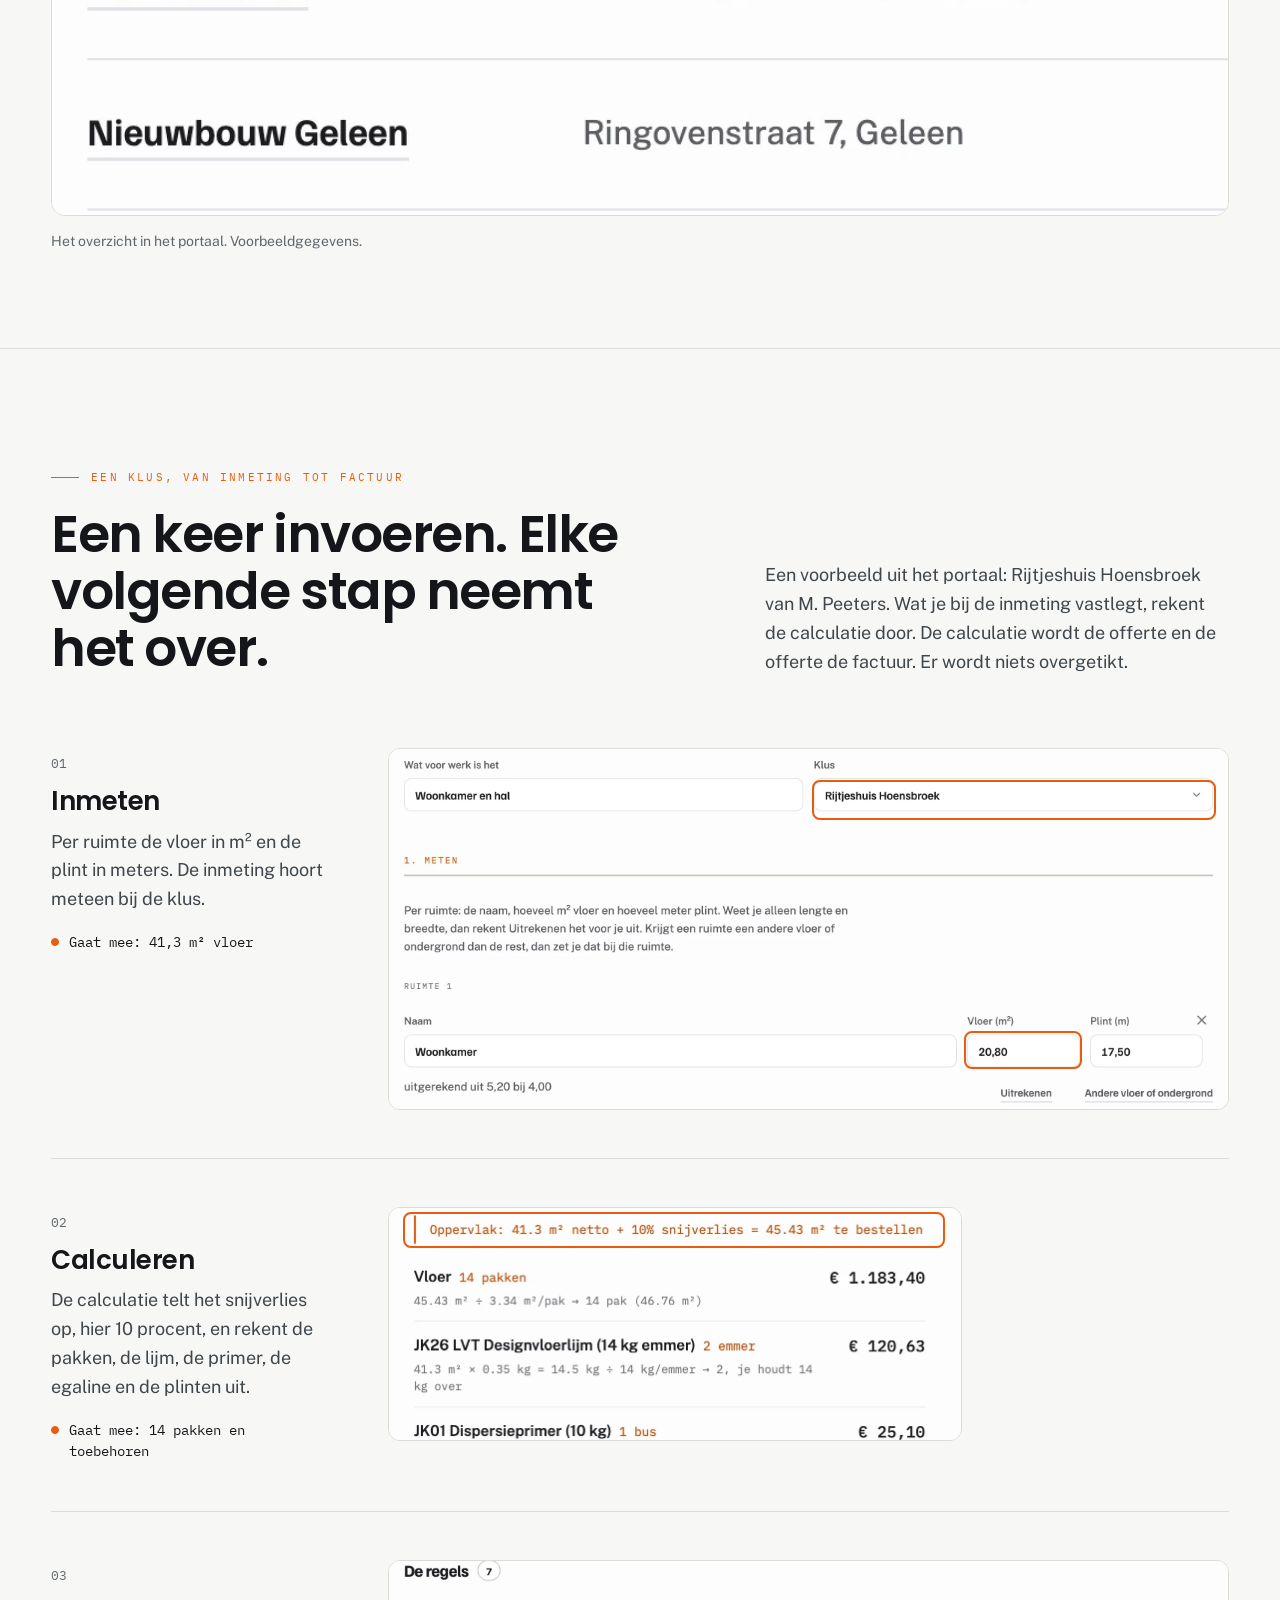
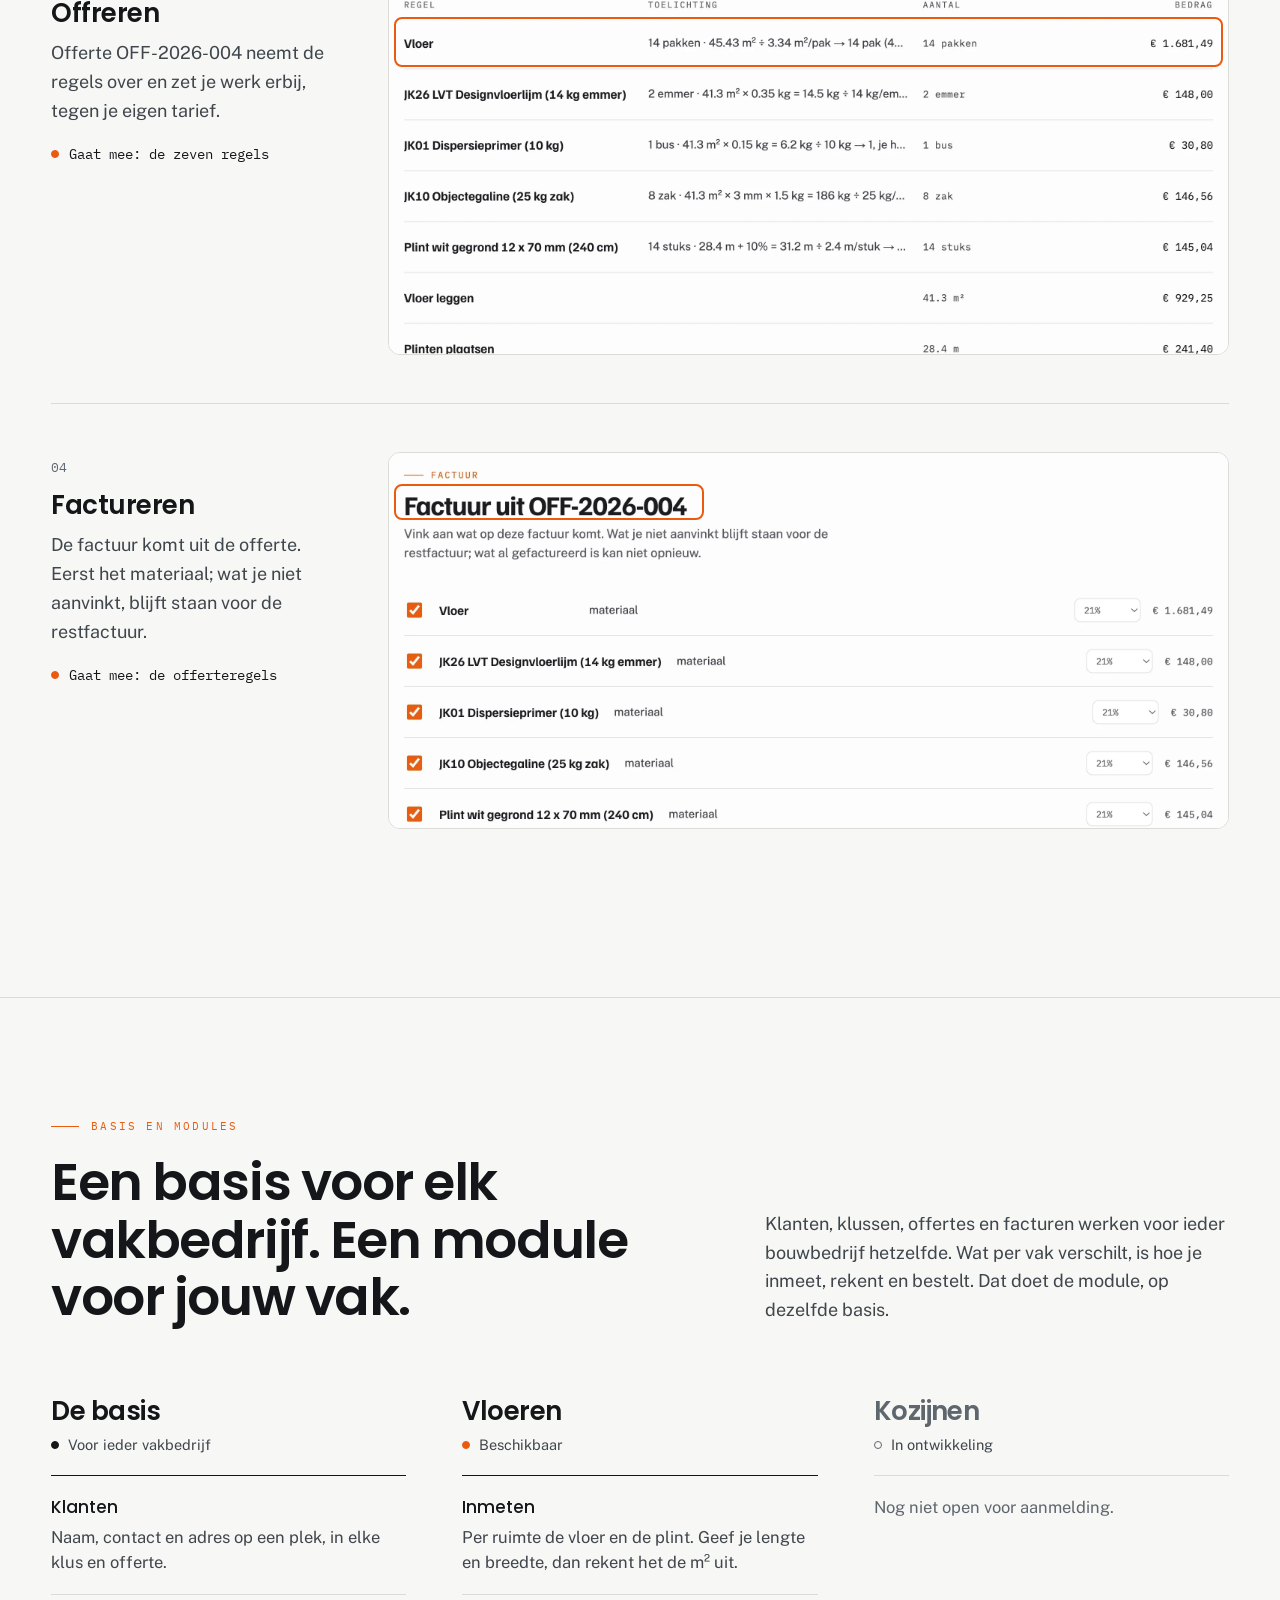
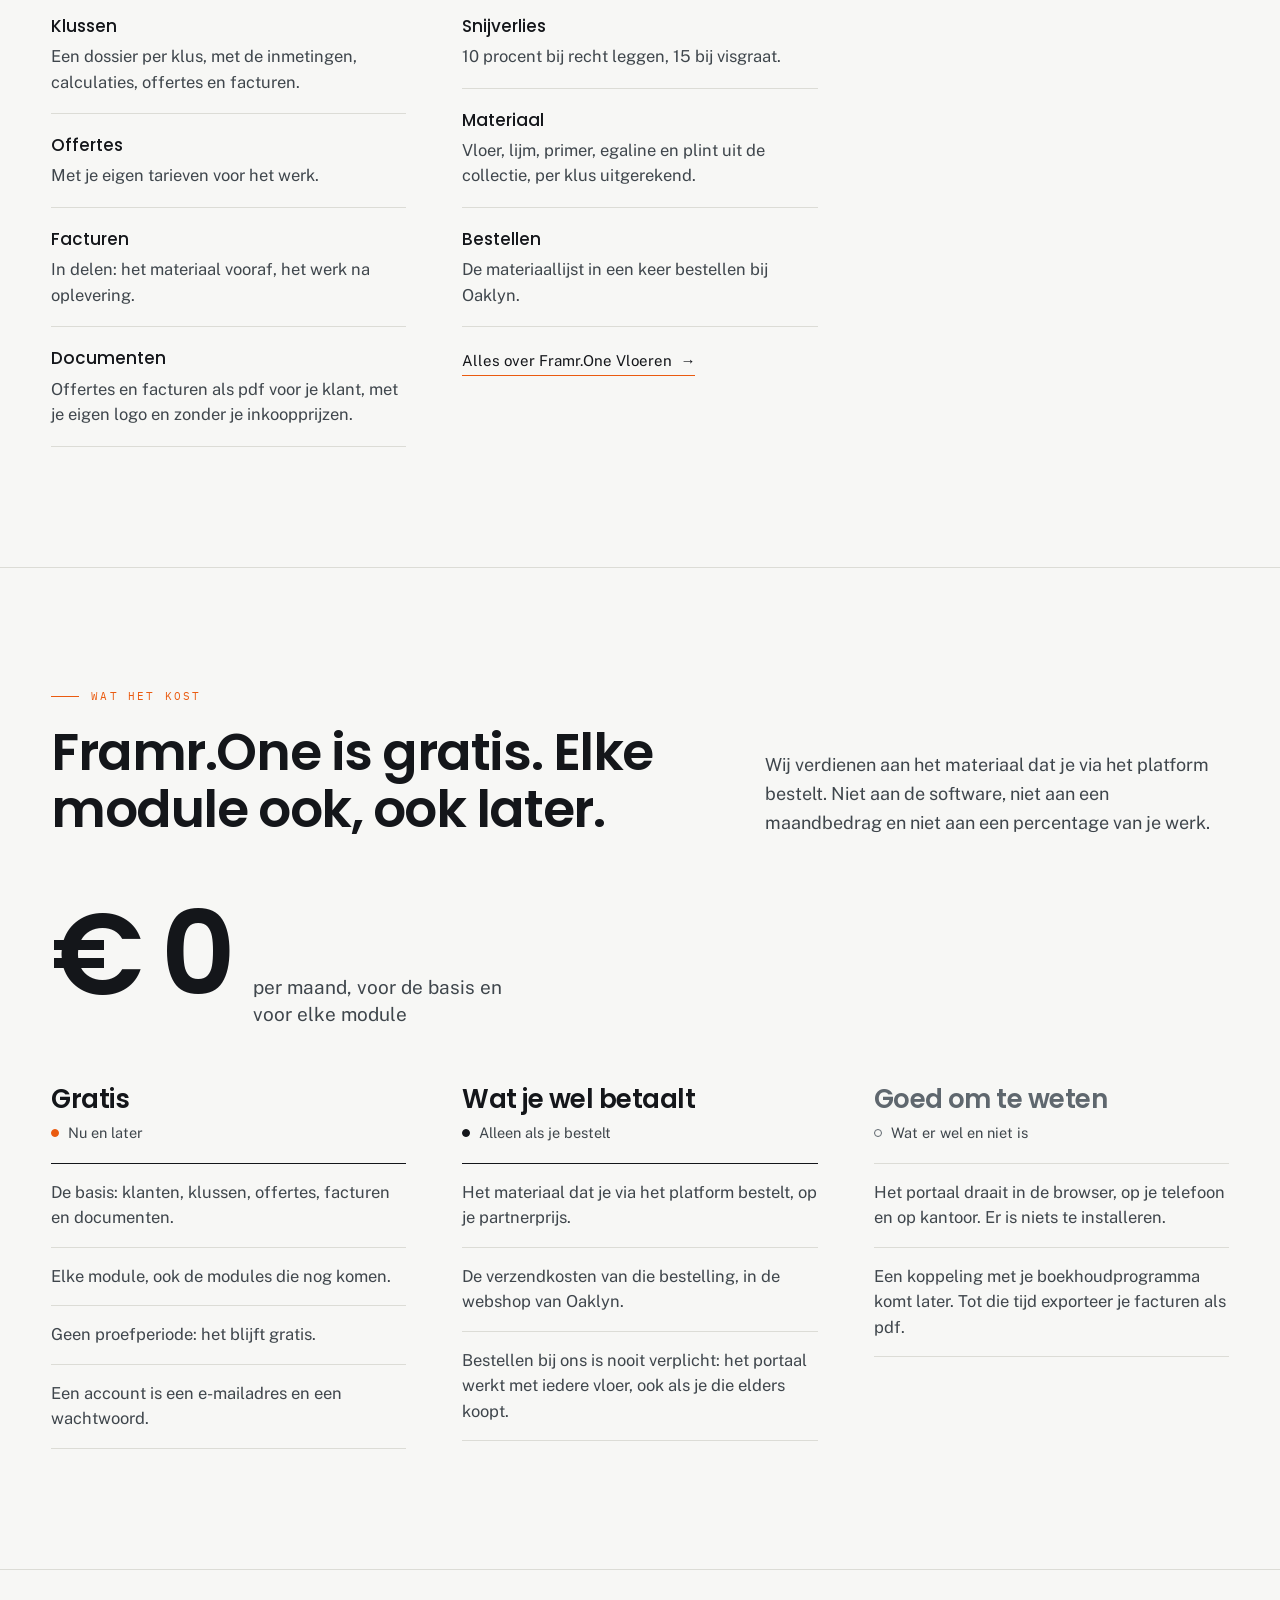
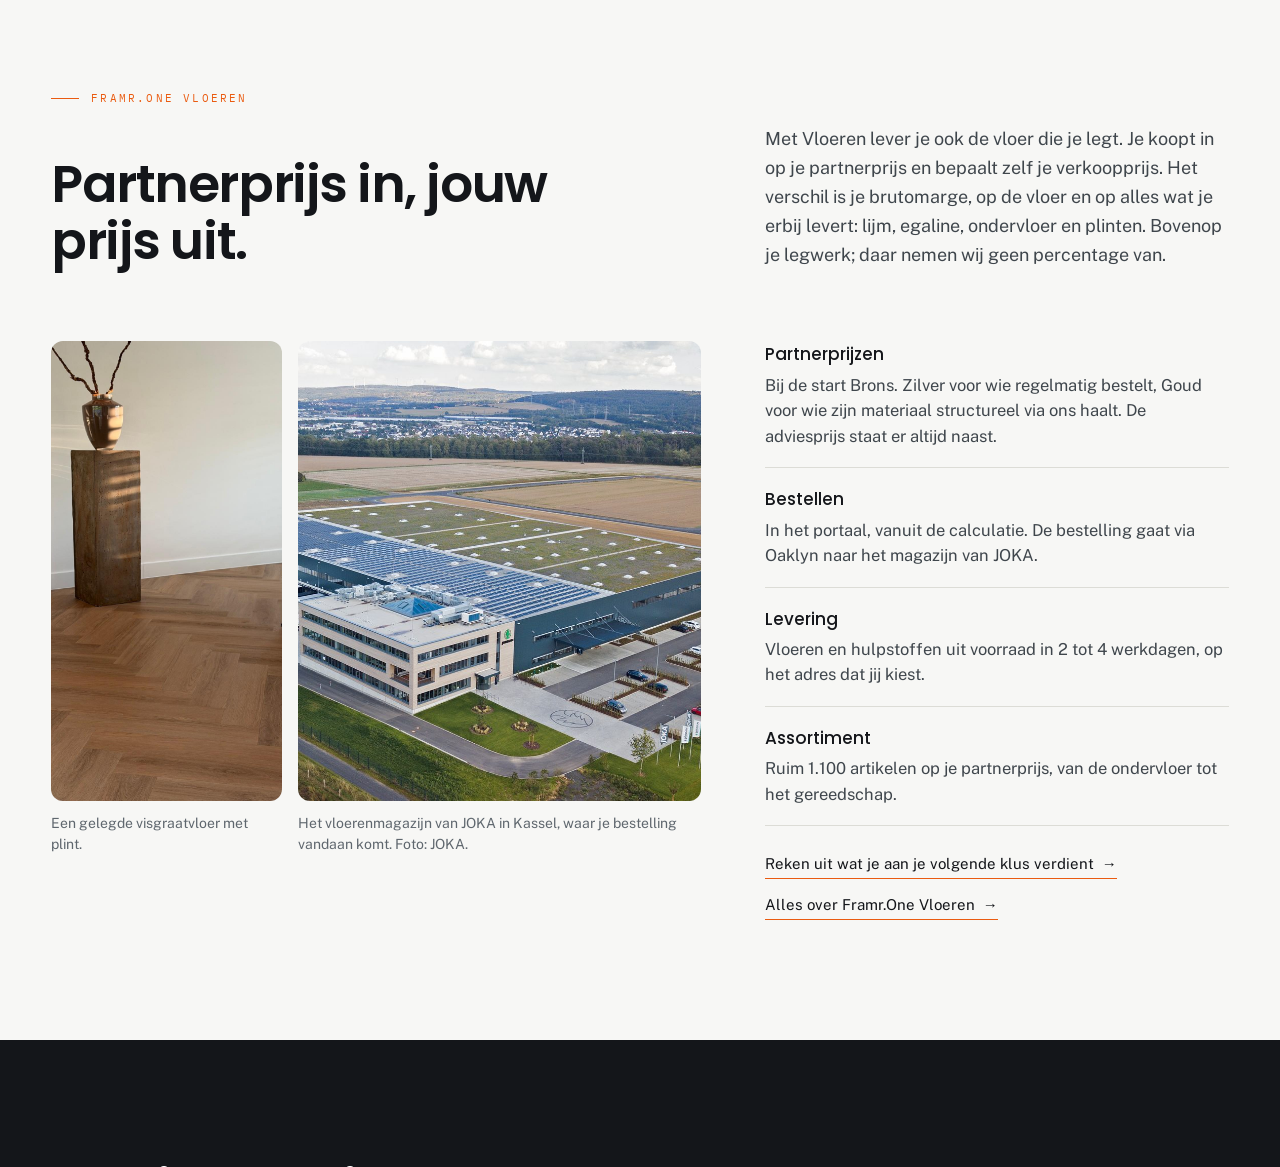
<file: voorstel-3.html>
<!DOCTYPE html>
<html lang="nl">
<head>
<meta charset="utf-8">
<meta name="viewport" content="width=device-width, initial-scale=1">
<meta name="robots" content="noindex, nofollow">
<title>Framr.One, het werksysteem voor vakbedrijven in de bouw</title>
<meta name="description" content="Framr.One is het werksysteem voor vakbedrijven in de bouw: klanten, klussen, offertes en facturen in een omgeving, met een vakmodule per vak. Vloeren is beschikbaar, Kozijnen in ontwikkeling.">
<link rel="preconnect" href="https://fonts.googleapis.com">
<link rel="preconnect" href="https://fonts.gstatic.com" crossorigin>
<link href="https://fonts.googleapis.com/css2?family=Questrial&family=Poppins:wght@400;500;600&family=Public+Sans:wght@400;500;600&family=IBM+Plex+Mono:wght@400;500&display=swap" rel="stylesheet">
<link rel="stylesheet" href="stijl.css">
<link rel="stylesheet" href="voorstel-3.css">
</head>
<body class="v3">
<!-- Derde voorstel voor de beginpagina (17-10-2026), richting Productpagina: de software
     als product, recht en leesbaar, zoals een goede webshop een product laat zien. Geen
     3D, geen gekantelde schermen, geen zwevende kaartjes, geen vastgezette scroll. De
     brief en de referenties staan in framr-site/ontwerpen/richting-3/. Jelle keurde de opening
     en de eerste twee secties goed (17-10-2026); daarna kwamen wat het kost, Vloeren en het slot. -->

<div class="meetlat"><div class="voortgang"></div></div>

<header class="balk">
  <div class="balk-binnen">
    <a class="merk" href="index.html">Framr<span class="een">.One</span></a>
    <nav class="menu">
      <a href="#werkwijze">Hoe het werkt</a>
      <a href="#modules">Basis en modules</a>
      <a href="#kosten">Wat het kost</a>
      <a href="vloeren/index.html">Vloeren</a>
    </nav>
    <a class="v3-inloggen" href="https://app.framr.one/">Inloggen</a>
    <a class="knop inkt" href="https://app.framr.one/">Maak een account</a>
  </div>
</header>

<main>

  <!-- 1. De opening: het product zelf. Een kop, een zin en twee knoppen, en daaronder het
       echte overzicht van het portaal, recht en op ware grootte. -->
  <section class="v3-hero">
    <div class="v3-binnen">
      <div class="v3-hero-kop">
        <h1>Het werksysteem voor vakbedrijven in de bouw.</h1>
        <div class="v3-hero-zij">
          <p class="v3-lead">Klanten, klussen, offertes en facturen in een omgeving. Met een vakmodule die weet hoe jouw vak inmeet, rekent en bestelt.</p>
          <div class="v3-knoppen">
            <a class="knop inkt groot" href="https://app.framr.one/">Maak een account <span class="pijl">&rarr;</span></a>
            <a class="knop open groot" href="https://app.framr.one/?proberen">Kijk rond zonder account</a>
          </div>
          <ul class="v3-stand" aria-label="Modules">
            <li><i class="aan"></i>Vloeren beschikbaar</li>
            <li><i></i>Kozijnen in ontwikkeling</li>
          </ul>
        </div>
      </div>
      <figure class="v3-product">
        <picture>
          <source media="(max-width: 700px)" srcset="beeld/portaal/v3/overzicht-smal.webp" width="1064" height="1196">
          <img src="beeld/portaal/opening/basis.webp" width="2880" height="1800" alt="Het overzicht in het portaal: drie open offertes, een klus om te bestellen, open facturen en de lopende klussen met hun stand">
        </picture>
        <figcaption>Het overzicht in het portaal. Voorbeeldgegevens.</figcaption>
      </figure>
    </div>
  </section>

  <!-- 2. Hoe de gegevens meegaan. Een klus, vier echte schermen, elk een uitsnede op ware
       grootte. Het enige dat beweegt: de oranje lijn om het veld dat meegaat, die verschijnt
       als het scherm in beeld komt. -->
  <section class="v3-werkwijze" id="werkwijze">
    <div class="v3-binnen">
      <header class="v3-sectiekop">
        <p class="opschrift">Een klus, van inmeting tot factuur</p>
        <h2>Een keer invoeren. Elke volgende stap neemt het over.</h2>
        <p class="v3-intro">Een voorbeeld uit het portaal: Rijtjeshuis Hoensbroek van M. Peeters. Wat je bij de inmeting vastlegt, rekent de calculatie door. De calculatie wordt de offerte en de offerte de factuur. Er wordt niets overgetikt.</p>
      </header>

      <ol class="v3-stappen">
        <li class="v3-stap">
          <div class="v3-stap-tekst">
            <span class="v3-nr">01</span>
            <h3>Inmeten</h3>
            <p>Per ruimte de vloer in m² en de plint in meters. De inmeting hoort meteen bij de klus.</p>
            <p class="v3-mee"><i></i>Gaat mee: 41,3 m² vloer</p>
          </div>
          <!-- Op een telefoon twee echte delen van hetzelfde scherm onder elkaar: het veld Klus en de
               velden vloer en plint, op bijna ware grootte. -->
          <figure class="v3-uitsnede alleen-smal" style="--breed: 355px">
            <div class="v3-vel"><div class="v3-doek">
              <img src="beeld/portaal/v3/inmeten-smal.webp" width="710" height="467" alt="De inmeting hoort bij de klus Rijtjeshuis Hoensbroek; de woonkamer is 20,80 m² met 17,50 m plint" loading="lazy">
              <span class="v3-markering" style="left: 1.6%; top: 14.4%; width: 97.2%; height: 19.4%;"></span>
              <span class="v3-markering" style="left: 1.4%; top: 56.8%; width: 42.8%; height: 19%;"></span>
            </div></div>
          </figure>
          <figure class="v3-uitsnede alleen-groot" style="--breed: 1120px">
            <div class="v3-vel"><div class="v3-doek">
              <img src="beeld/portaal/v3/inmeten.webp" width="2240" height="960" alt="De inmeting Woonkamer en hal, gekoppeld aan de klus Rijtjeshuis Hoensbroek, met de woonkamer van 20,80 m² en 17,50 m plint" loading="lazy">
              <span class="v3-markering" style="left: 50.4%; top: 8.6%; width: 48.2%; height: 11%;"></span>
              <span class="v3-markering" style="left: 68.6%; top: 78.4%; width: 14%; height: 10.4%;"></span>
            </div></div>
          </figure>
        </li>

        <li class="v3-stap">
          <div class="v3-stap-tekst">
            <span class="v3-nr">02</span>
            <h3>Calculeren</h3>
            <p>De calculatie telt het snijverlies op, hier 10 procent, en rekent de pakken, de lijm, de primer, de egaline en de plinten uit.</p>
            <p class="v3-mee"><i></i>Gaat mee: 14 pakken en toebehoren</p>
          </div>
          <figure class="v3-uitsnede" style="--breed: 574px">
            <div class="v3-vel"><div class="v3-doek">
              <img src="beeld/portaal/v3/calculatie.webp" width="1148" height="465" alt="De calculatie: 41,3 m² netto plus 10 procent snijverlies is 45,43 m² te bestellen, de vloer in 14 pakken" loading="lazy">
              <span class="v3-markering" style="left: 2.6%; top: 1.6%; width: 94.6%; height: 15.6%;"></span>
            </div></div>
          </figure>
        </li>

        <li class="v3-stap">
          <div class="v3-stap-tekst">
            <span class="v3-nr">03</span>
            <h3>Offreren</h3>
            <p>Offerte OFF-2026-004 neemt de regels over en zet je werk erbij, tegen je eigen tarief.</p>
            <p class="v3-mee"><i></i>Gaat mee: de zeven regels</p>
          </div>
          <figure class="v3-uitsnede" style="--breed: 1120px; --zoom-smal: 200%">
            <div class="v3-vel"><div class="v3-doek">
              <img src="beeld/portaal/v3/offerte.webp" width="2240" height="1050" alt="De regels van offerte OFF-2026-004: de vloer in 14 pakken, lijm, primer, egaline, plint, vloer leggen en plinten plaatsen" loading="lazy">
              <span class="v3-markering" style="left: 0.6%; top: 14.2%; width: 98.8%; height: 12.8%;"></span>
            </div></div>
          </figure>
        </li>

        <li class="v3-stap">
          <div class="v3-stap-tekst">
            <span class="v3-nr">04</span>
            <h3>Factureren</h3>
            <p>De factuur komt uit de offerte. Eerst het materiaal; wat je niet aanvinkt, blijft staan voor de restfactuur.</p>
            <p class="v3-mee"><i></i>Gaat mee: de offerteregels</p>
          </div>
          <figure class="v3-uitsnede" style="--breed: 1120px; --zoom-smal: 200%">
            <div class="v3-vel"><div class="v3-doek">
              <img src="beeld/portaal/v3/afronden-uit-offerte.webp" width="2240" height="1000" alt="De factuur uit OFF-2026-004 met het materiaal aangevinkt en het werk nog open" loading="lazy">
              <span class="v3-markering" style="left: 0.6%; top: 8.2%; width: 37%; height: 9.6%;"></span>
            </div></div>
          </figure>
        </li>
      </ol>
    </div>
  </section>

  <!-- 3. Basis en modules. Geen plaat en geen sleuven: een overzicht zoals een goede
       winkel laat zien wat erin zit. Links de basis voor ieder vakbedrijf, dan de
       modules, elk met zijn stand. -->
  <section class="v3-modules" id="modules">
    <div class="v3-binnen">
      <header class="v3-sectiekop">
        <p class="opschrift">Basis en modules</p>
        <h2>Een basis voor elk vakbedrijf. Een module voor jouw vak.</h2>
        <p class="v3-intro">Klanten, klussen, offertes en facturen werken voor ieder bouwbedrijf hetzelfde. Wat per vak verschilt, is hoe je inmeet, rekent en bestelt. Dat doet de module, op dezelfde basis.</p>
      </header>

      <div class="v3-overzicht">
        <div class="v3-kolom">
          <div class="v3-kolomkop">
            <h3>De basis</h3>
            <p class="v3-stip"><i class="vol"></i>Voor ieder vakbedrijf</p>
          </div>
          <dl>
            <div><dt>Klanten</dt><dd>Naam, contact en adres op een plek, in elke klus en offerte.</dd></div>
            <div><dt>Klussen</dt><dd>Een dossier per klus, met de inmetingen, calculaties, offertes en facturen.</dd></div>
            <div><dt>Offertes</dt><dd>Met je eigen tarieven voor het werk.</dd></div>
            <div><dt>Facturen</dt><dd>In delen: het materiaal vooraf, het werk na oplevering.</dd></div>
            <div><dt>Documenten</dt><dd>Offertes en facturen als pdf voor je klant, met je eigen logo en zonder je inkoopprijzen.</dd></div>
          </dl>
        </div>

        <div class="v3-kolom">
          <div class="v3-kolomkop">
            <h3>Vloeren</h3>
            <p class="v3-stip"><i class="aan"></i>Beschikbaar</p>
          </div>
          <dl>
            <div><dt>Inmeten</dt><dd>Per ruimte de vloer en de plint. Geef je lengte en breedte, dan rekent het de m² uit.</dd></div>
            <div><dt>Snijverlies</dt><dd>10 procent bij recht leggen, 15 bij visgraat.</dd></div>
            <div><dt>Materiaal</dt><dd>Vloer, lijm, primer, egaline en plint uit de collectie, per klus uitgerekend.</dd></div>
            <div><dt>Bestellen</dt><dd>De materiaallijst in een keer bestellen bij Oaklyn.</dd></div>
          </dl>
          <a class="v3-verder" href="vloeren/index.html">Alles over Framr.One Vloeren <span class="pijl">&rarr;</span></a>
        </div>

        <div class="v3-kolom stil">
          <div class="v3-kolomkop">
            <h3>Kozijnen</h3>
            <p class="v3-stip"><i></i>In ontwikkeling</p>
          </div>
          <p class="v3-nog">Nog niet open voor aanmelding.</p>
        </div>
      </div>
    </div>
  </section>

  <!-- 4. Wat het kost. Een prijs zoals een winkel hem noemt, en daaronder de grenzen: wat
       gratis is, wat je wel betaalt en wat goed is om te weten. -->
  <section class="v3-kosten" id="kosten">
    <div class="v3-binnen">
      <header class="v3-sectiekop">
        <p class="opschrift">Wat het kost</p>
        <h2>Framr.One is gratis. Elke module ook, ook later.</h2>
        <p class="v3-intro">Wij verdienen aan het materiaal dat je via het platform bestelt. Niet aan de software, niet aan een maandbedrag en niet aan een percentage van je werk.</p>
      </header>

      <p class="v3-prijs"><b>€ 0</b><span>per maand, voor de basis en voor elke module</span></p>

      <div class="v3-overzicht">
        <div class="v3-kolom">
          <div class="v3-kolomkop">
            <h3>Gratis</h3>
            <p class="v3-stip"><i class="aan"></i>Nu en later</p>
          </div>
          <ul>
            <li>De basis: klanten, klussen, offertes, facturen en documenten.</li>
            <li>Elke module, ook de modules die nog komen.</li>
            <li>Geen proefperiode: het blijft gratis.</li>
            <li>Een account is een e-mailadres en een wachtwoord.</li>
          </ul>
        </div>
        <div class="v3-kolom">
          <div class="v3-kolomkop">
            <h3>Wat je wel betaalt</h3>
            <p class="v3-stip"><i class="vol"></i>Alleen als je bestelt</p>
          </div>
          <ul>
            <li>Het materiaal dat je via het platform bestelt, op je partnerprijs.</li>
            <li>De verzendkosten van die bestelling, in de webshop van Oaklyn.</li>
            <li>Bestellen bij ons is nooit verplicht: het portaal werkt met iedere vloer, ook als je die elders koopt.</li>
          </ul>
        </div>
        <div class="v3-kolom stil">
          <div class="v3-kolomkop">
            <h3>Goed om te weten</h3>
            <p class="v3-stip"><i></i>Wat er wel en niet is</p>
          </div>
          <ul>
            <li>Het portaal draait in de browser, op je telefoon en op kantoor. Er is niets te installeren.</li>
            <li>Een koppeling met je boekhoudprogramma komt later. Tot die tijd exporteer je facturen als pdf.</li>
          </ul>
        </div>
      </div>
    </div>
  </section>

  <!-- 5. Vloeren. Hier komt de fotografie binnen, alleen met wat echt is: een gelegde vloer
       en het magazijn van JOKA. De marge geldt voor Vloeren; geen belofte voor andere modules. -->
  <section class="v3-vloeren" id="vloeren">
    <div class="v3-binnen">
      <header class="v3-sectiekop">
        <p class="opschrift">Framr.One Vloeren</p>
        <h2>Partnerprijs in, jouw prijs uit.</h2>
        <p class="v3-intro">Met Vloeren lever je ook de vloer die je legt. Je koopt in op je partnerprijs en bepaalt zelf je verkoopprijs. Het verschil is je brutomarge, op de vloer en op alles wat je erbij levert: lijm, egaline, ondervloer en plinten. Bovenop je legwerk; daar nemen wij geen percentage van.</p>
      </header>

      <div class="v3-vloeren-raster">
        <div class="v3-fotos">
          <figure class="staand">
            <img src="beeld/klus-visgraat-plint.jpg" width="1200" height="1600" alt="Een gelegde visgraatvloer met een witte plint langs de wand" loading="lazy">
            <figcaption>Een gelegde visgraatvloer met plint.</figcaption>
          </figure>
          <figure class="liggend">
            <img src="beeld/magazijn-joka-kassel.jpg" width="1600" height="908" alt="Het vloerenmagazijn van JOKA in Kassel van bovenaf, met drie hallen en zonnepanelen op het dak" loading="lazy">
            <figcaption>Het vloerenmagazijn van JOKA in Kassel, waar je bestelling vandaan komt. Foto: JOKA.</figcaption>
          </figure>
        </div>

        <div class="v3-overzicht een">
          <div class="v3-kolom">
            <dl>
              <div><dt>Partnerprijzen</dt><dd>Bij de start Brons. Zilver voor wie regelmatig bestelt, Goud voor wie zijn materiaal structureel via ons haalt. De adviesprijs staat er altijd naast.</dd></div>
              <div><dt>Bestellen</dt><dd>In het portaal, vanuit de calculatie. De bestelling gaat via Oaklyn naar het magazijn van JOKA.</dd></div>
              <div><dt>Levering</dt><dd>Vloeren en hulpstoffen uit voorraad in 2 tot 4 werkdagen, op het adres dat jij kiest.</dd></div>
              <div><dt>Assortiment</dt><dd>Ruim 1.100 artikelen op je partnerprijs, van de ondervloer tot het gereedschap.</dd></div>
            </dl>
            <p class="v3-verwijzingen">
              <a class="v3-verder" href="vloeren/index.html#marge">Reken uit wat je aan je volgende klus verdient <span class="pijl">&rarr;</span></a>
              <a class="v3-verder" href="vloeren/index.html">Alles over Framr.One Vloeren <span class="pijl">&rarr;</span></a>
            </p>
          </div>
        </div>
      </div>
    </div>
  </section>

  <!-- 6. Het slot: het enige donkere vlak van de pagina. Een zin, twee knoppen en een mens
       om te bellen. -->
  <section class="v3-slot" id="beginnen">
    <div class="v3-binnen">
      <div class="v3-slot-raster">
        <div>
          <h2>Begin met je eerste klus.</h2>
          <p class="v3-slot-tekst">Een account is je e-mailadres en een wachtwoord. Of kijk eerst rond in het portaal, zonder account en met voorbeeldgegevens die niet bewaard worden.</p>
          <div class="v3-knoppen links">
            <a class="knop wit groot" href="https://app.framr.one/">Maak een account <span class="pijl">&rarr;</span></a>
            <a class="knop licht groot" href="https://app.framr.one/?proberen">Kijk rond zonder account</a>
          </div>
        </div>
        <div class="v3-contact">
          <p class="v3-contact-kop">Liever eerst even praten?</p>
          <p>Bel of mail, dan krijg je een mens aan de lijn.</p>
          <p class="v3-contact-regels"><a href="tel:+31611472385">06 11 47 23 85</a><a href="mailto:info@framr.one">info@framr.one</a></p>
          <p class="v3-voor-wie">Voor vakbedrijven in de bouw. Vandaag vooral voor de zelfstandige vloerenlegger en de kleine ploeg.</p>
        </div>
      </div>
    </div>
  </section>

</main>

<footer class="v3-voet">
  <div class="v3-binnen">
    <span class="merk">Framr<span class="een">.One</span></span>
    <span>Het werksysteem voor vakbedrijven in de bouw.</span>
    <nav class="v3-voet-menu">
      <a href="#werkwijze">Hoe het werkt</a>
      <a href="#modules">Basis en modules</a>
      <a href="#kosten">Wat het kost</a>
      <a href="vloeren/index.html">Vloeren</a>
      <a href="https://app.framr.one/">Inloggen</a>
    </nav>
  </div>
</footer>

<!-- Alleen lokaal of met ?proef: welk voorstel dit is. -->
<aside class="v3-proef" id="v3-proef">
  <b>Voorstel 3, 17-10</b>
  <span>De hele pagina, in de richting Productpagina.</span>
  <a href="ontwerpen/richting-3/index.html">De richting</a>
  <a href="voorstel-2.html">Voorstel 2</a>
</aside>

<script src="site.js"></script>
<script src="voorstel-3.js"></script>
</body>
</html>
</file>
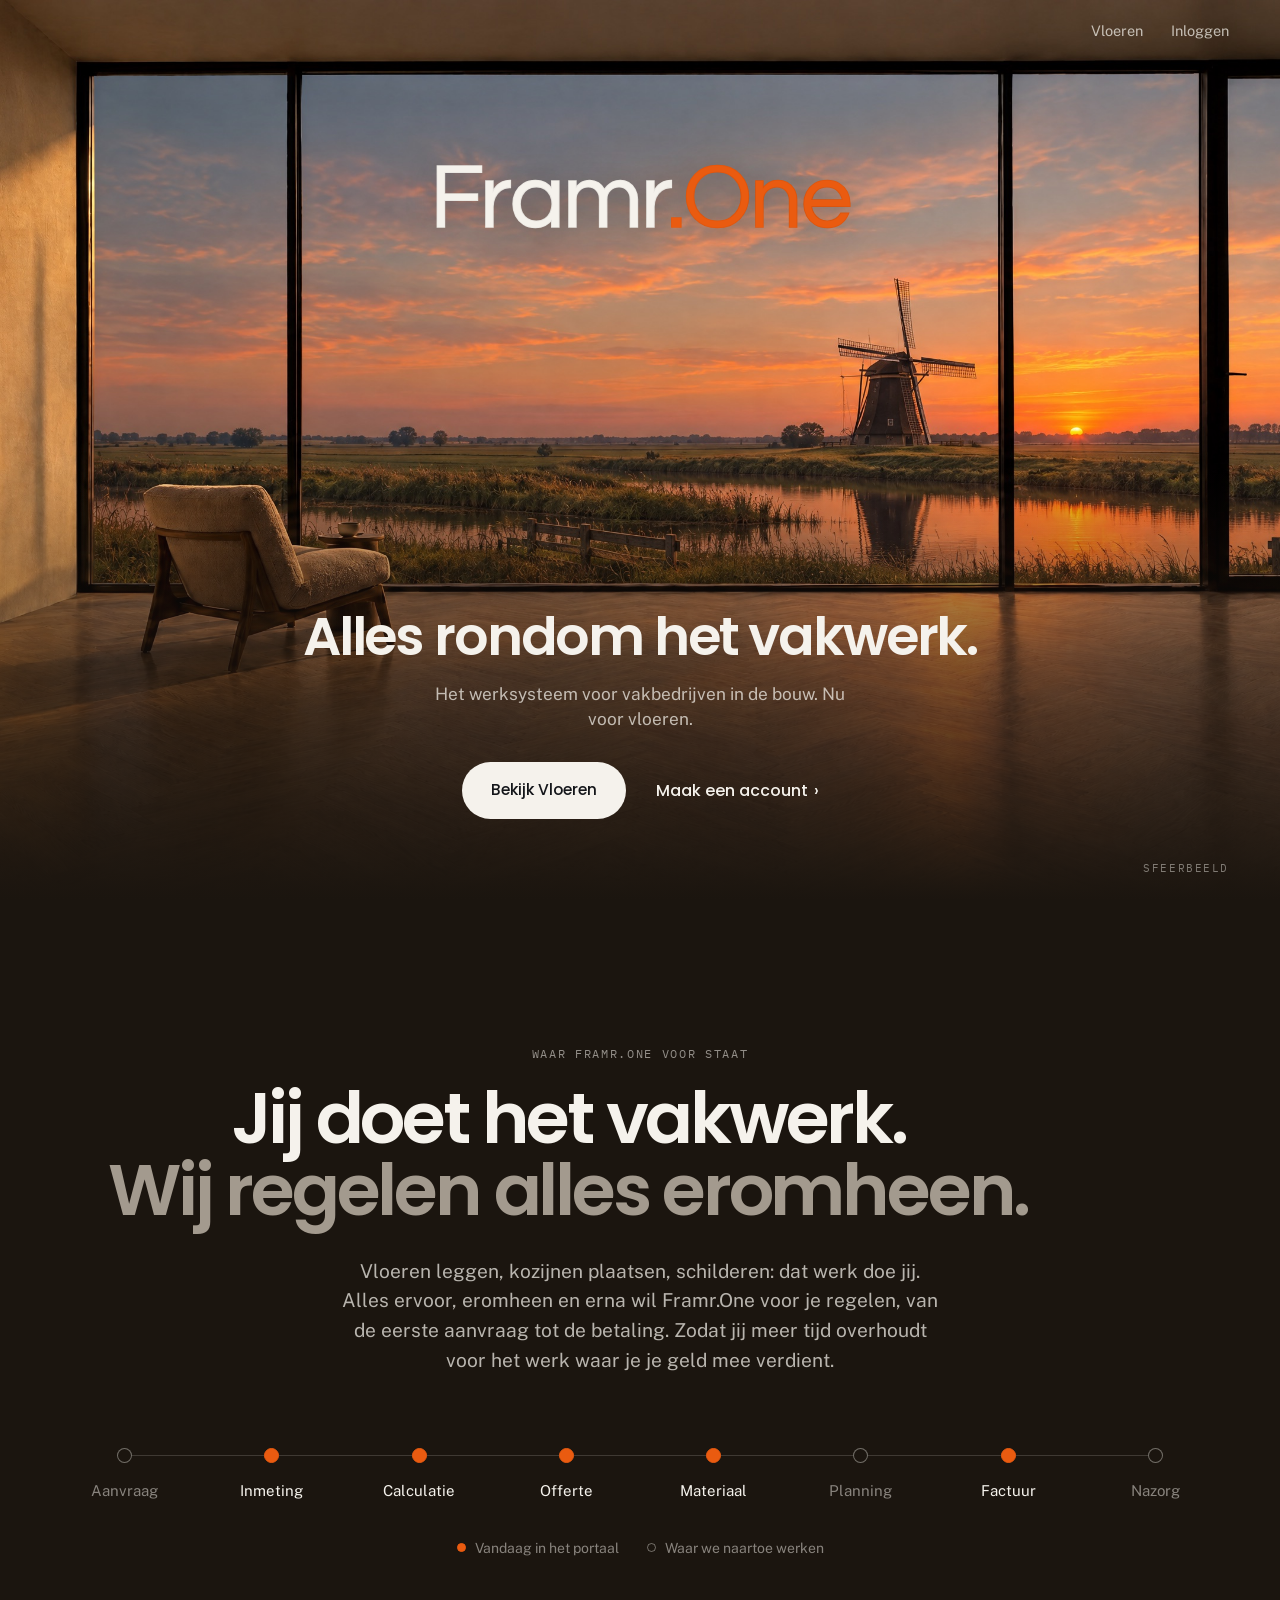
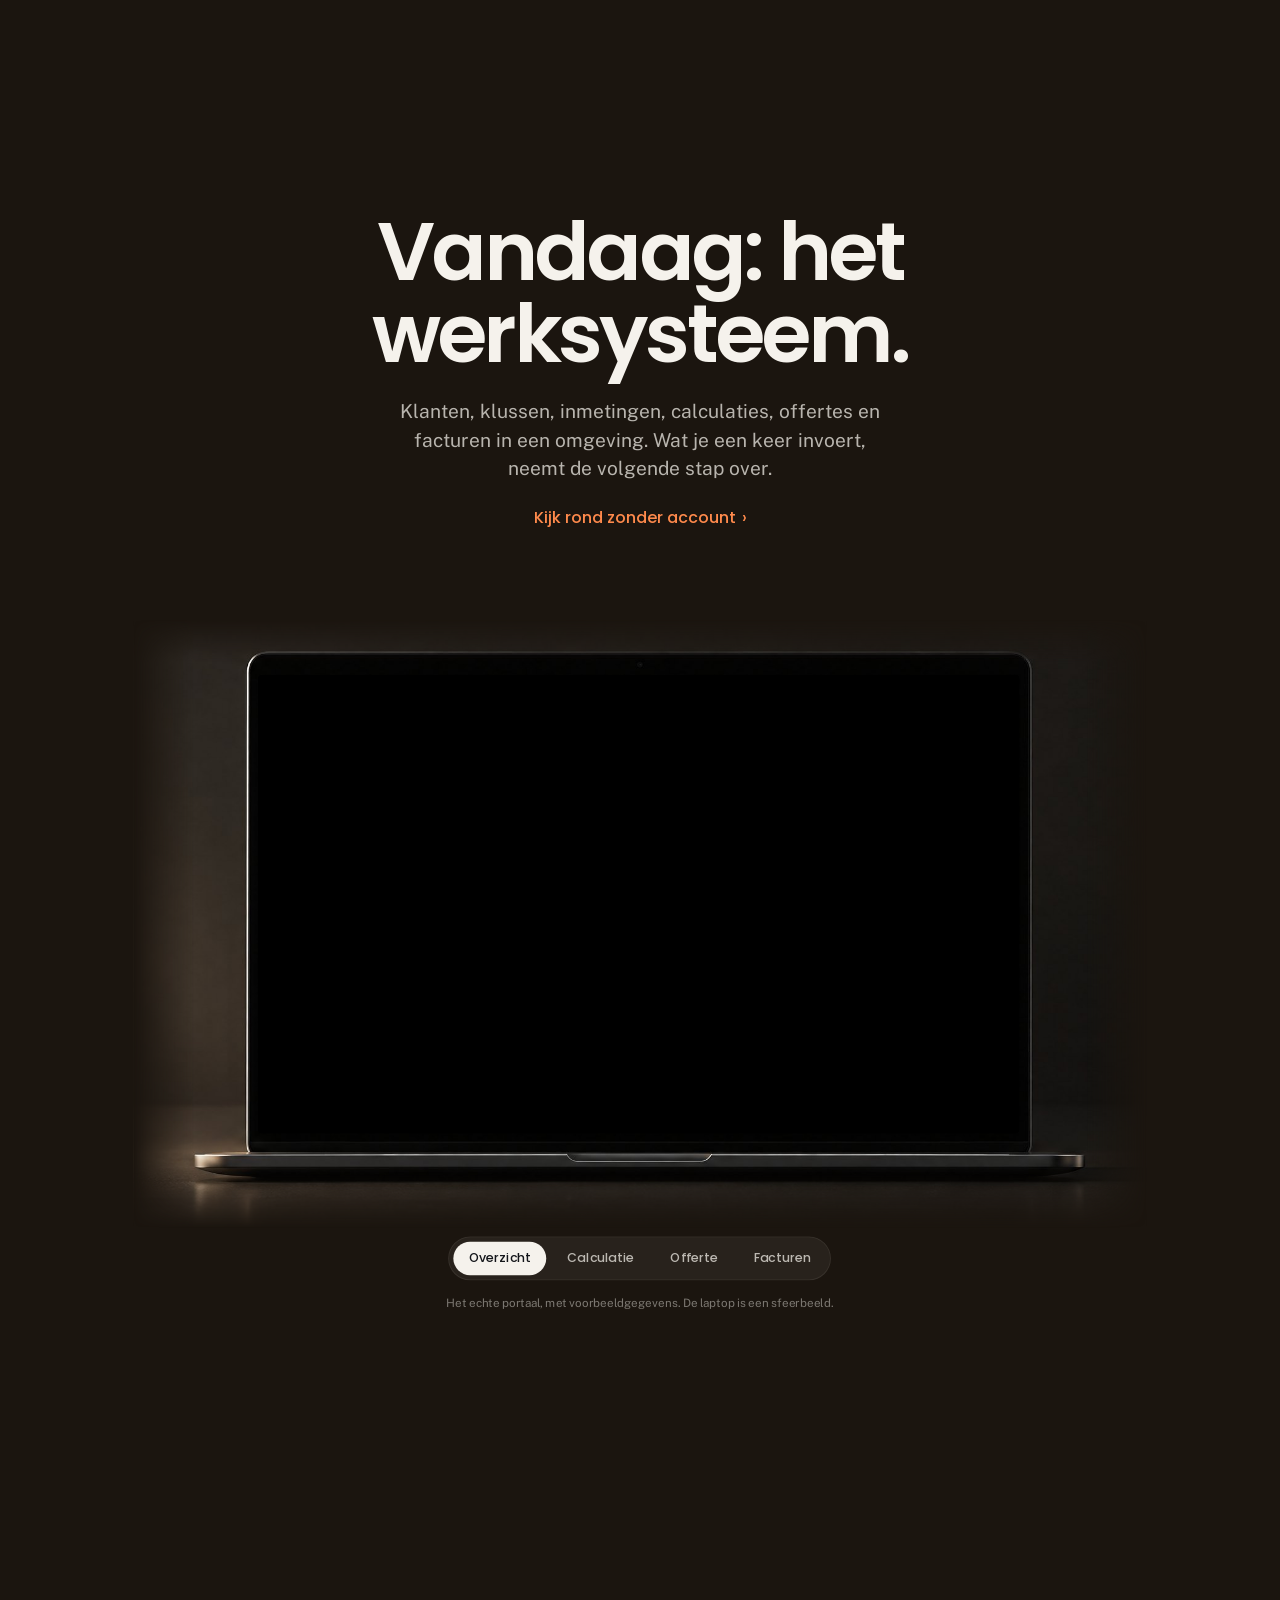
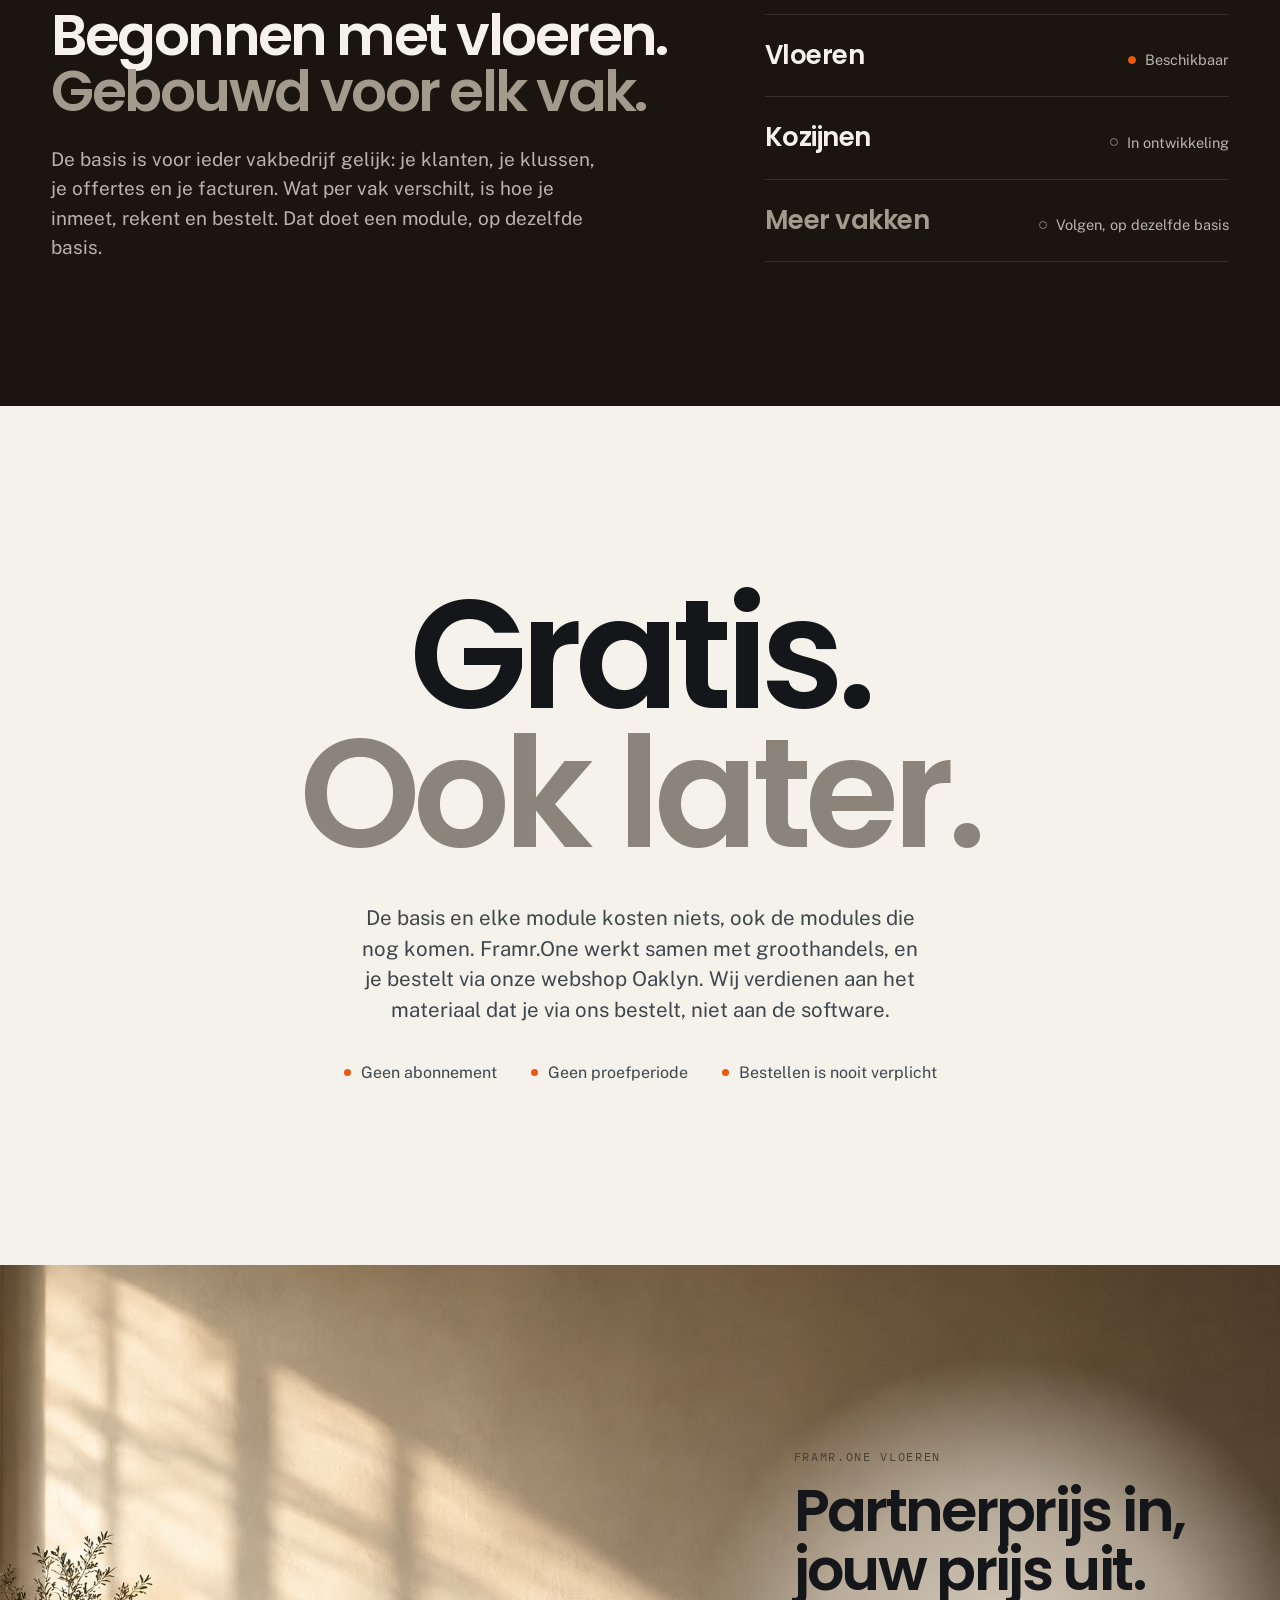
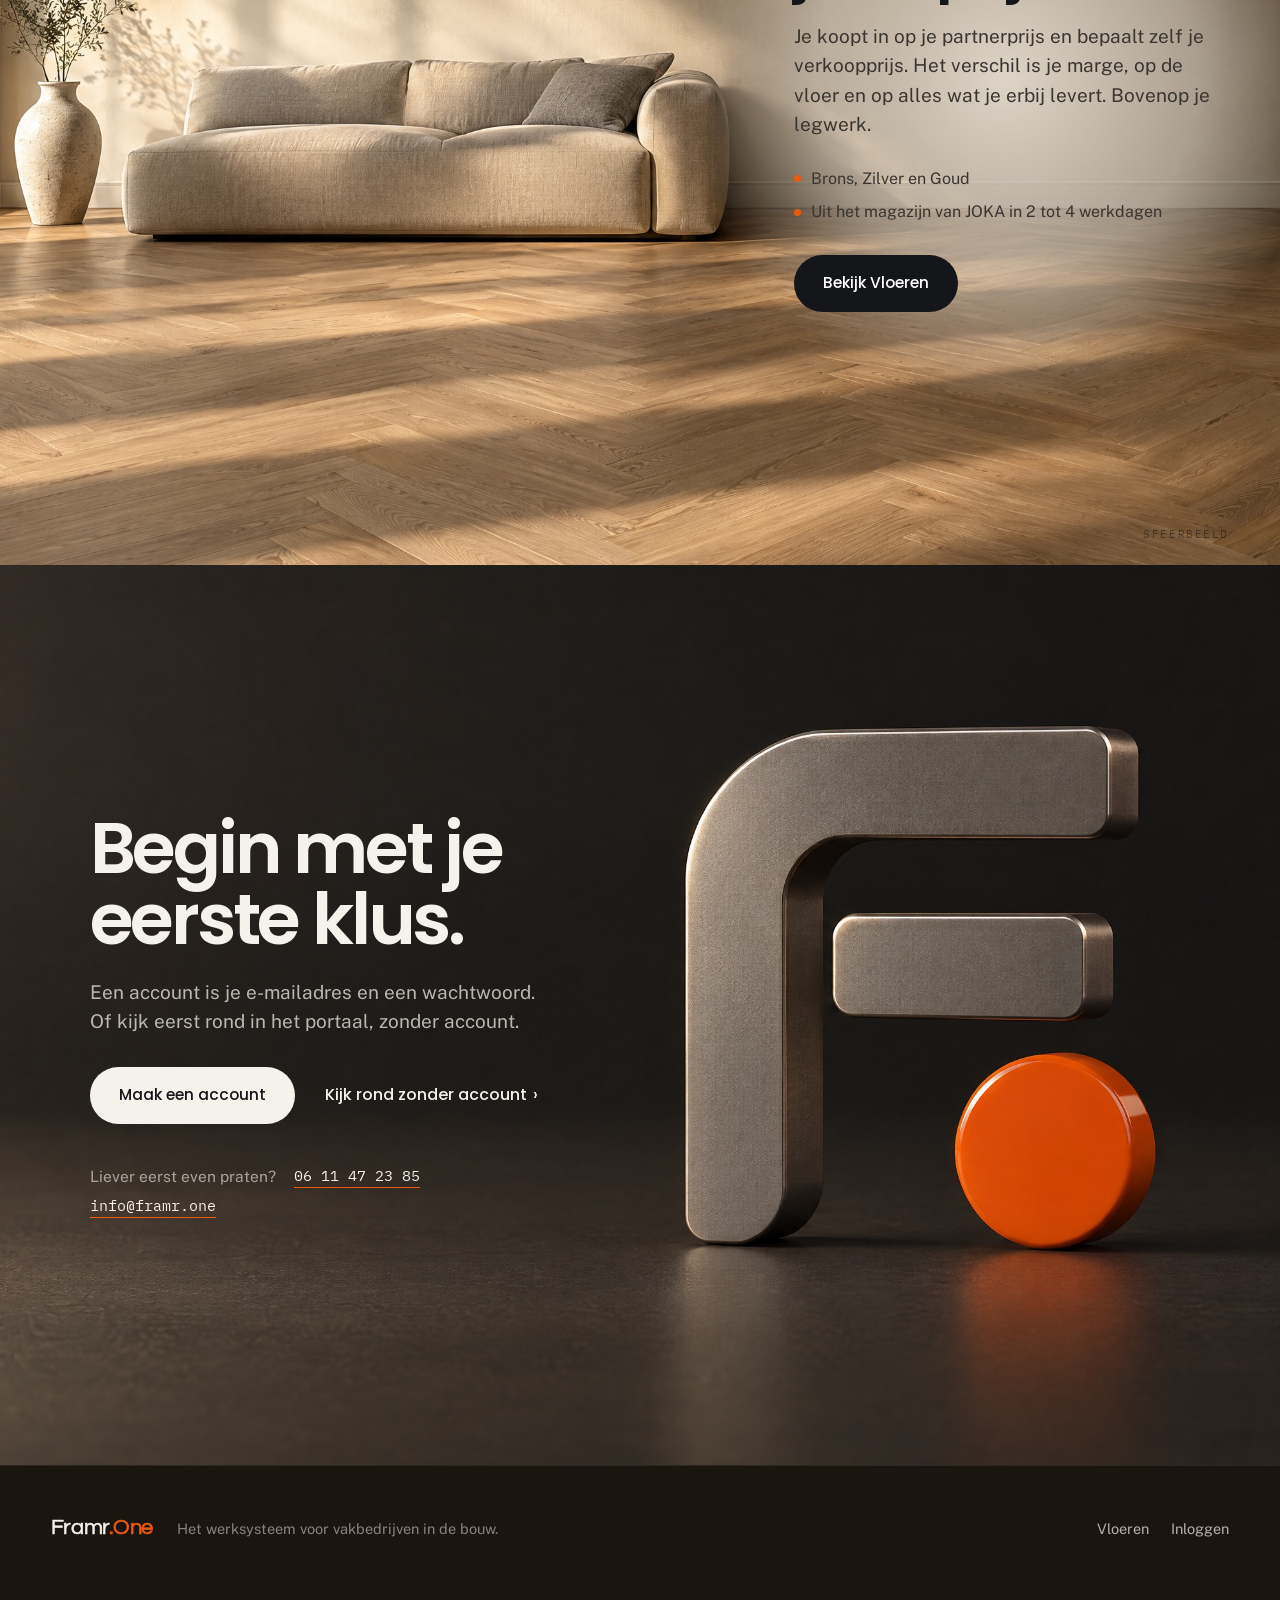
<file: voorstel-4.html>
<!DOCTYPE html>
<html lang="nl">
<head>
<meta charset="utf-8">
<meta name="viewport" content="width=device-width, initial-scale=1">
<meta name="robots" content="noindex, nofollow">
<meta name="theme-color" content="#1B150F">
<title>Framr.One, alles rondom het vakwerk</title>
<meta name="description" content="Framr.One is het werksysteem voor vakbedrijven in de bouw. Nu voor vloeren.">
<link rel="preconnect" href="https://fonts.googleapis.com">
<link rel="preconnect" href="https://fonts.gstatic.com" crossorigin>
<link href="https://fonts.googleapis.com/css2?family=Questrial&family=Poppins:wght@400;500;600&family=Public+Sans:wght@400;500;600&family=IBM+Plex+Mono:wght@400;500&display=swap" rel="stylesheet">
<link rel="preload" as="image" href="beeld/v4/raam.jpg">
<link rel="stylesheet" href="stijl.css">
<link rel="stylesheet" href="voorstel-4.css">
</head>
<body class="v4">
<!-- Vierde voorstel voor de beginpagina (17-10-2026). Jelle: "een Apple-vibe", "light motion
     design en nabijheid", "heel duur en heel exclusief", "een 3D-banner of iets met een foto of
     afbeelding die beweegt", niet de focus op hoe het portaal werkt. De brief staat in
     framr-site/ontwerpen/voorstel-4-brief.md. Bijgestuurd op 17-10 avond: een foto van binnen naar
     buiten als opening met een woordmerk dat meekomt, en het portaal in een laptop. De beelden
     zijn renders (sfeerbeeld), geen klus van een klant. -->

<header class="v4-balk" id="v4-balk">
  <div class="v4-balk-binnen">
    <a class="merk" href="index.html">Framr<span class="een">.One</span></a>
    <nav class="v4-menu">
      <a href="vloeren/index.html">Vloeren</a>
      <a href="https://app.framr.one/">Inloggen</a>
    </nav>
  </div>
</header>

<main>

  <!-- 1. De opening. Een foto van binnen naar buiten: zwarte kozijnen, een eiken visgraatvloer en
       een avondlucht in het oranje van Framr.One. Het grote woordmerk komt mee als je scrolt en
       landt op zijn plek in de balk; niets staat vast, de opening scrolt gewoon weg. -->
  <section class="v4-opening" id="opening" aria-labelledby="v4-titel">
    <div class="v4-beeld" id="v4-beeld">
      <picture>
        <source media="(max-width: 700px)" srcset="beeld/v4/raam-smal.jpg">
        <img src="beeld/v4/raam.jpg" width="2688" height="1520" alt="">
      </picture>
    </div>
    <p class="v4-groot-merk" id="v4-groot-merk" aria-hidden="true">Framr<span>.One</span></p>
    <div class="v4-opening-tekst">
      <h1 id="v4-titel">Alles rondom het vakwerk.</h1>
      <p class="v4-onder">Het werksysteem voor vakbedrijven in de bouw. Nu voor vloeren.</p>
      <div class="v4-acties">
        <a class="knop wit groot" href="vloeren/index.html">Bekijk Vloeren</a>
        <a class="v4-link" href="https://app.framr.one/">Maak een account <span aria-hidden="true">&rsaquo;</span></a>
      </div>
    </div>
    <p class="v4-sfeer">Sfeerbeeld</p>
  </section>

  <!-- Waar Framr.One naartoe gaat (de noordster van Jelle, 30-08-2026): de belofte in een zin en de
       hele werkcyclus, met eerlijk erbij wat er vandaag in het portaal staat en waar we naartoe
       werken. Geen losse modules met naam; de richting, geen bouwlijst. -->
  <section class="v4-visie" id="visie" aria-labelledby="v4-visie-titel">
    <div class="v4-visie-binnen">
      <p class="v4-label licht v4-op">Waar Framr.One voor staat</p>
      <h2 id="v4-visie-titel" class="v4-op">Jij doet het vakwerk.<br><span>Wij regelen alles eromheen.</span></h2>
      <p class="v4-visie-zin v4-op">Vloeren leggen, kozijnen plaatsen, schilderen: dat werk doe jij. Alles ervoor, eromheen en erna wil Framr.One voor je regelen, van de eerste aanvraag tot de betaling. Zodat jij meer tijd overhoudt voor het werk waar je je geld mee verdient.</p>
      <ol class="v4-cyclus" id="v4-cyclus" aria-label="De werkcyclus van een klus">
        <li><i></i>Aanvraag</li>
        <li class="er"><i></i>Inmeting</li>
        <li class="er"><i></i>Calculatie</li>
        <li class="er"><i></i>Offerte</li>
        <li class="er"><i></i>Materiaal</li>
        <li><i></i>Planning</li>
        <li class="er"><i></i>Factuur</li>
        <li><i></i>Nazorg</li>
      </ol>
      <p class="v4-legenda"><span><i class="vol"></i>Vandaag in het portaal</span><span><i></i>Waar we naartoe werken</span></p>
    </div>
  </section>

  <!-- 2. Het werksysteem. Het echte portaal in een laptop, recht van voren. De laptop komt groot in
       beeld als je erheen scrolt; het scherm gaat aan en wisselt rustig tussen vier echte
       schermen. Onder de laptop kies je zelf een scherm. -->
  <section class="v4-systeem" id="systeem" aria-labelledby="v4-systeem-titel">
    <div class="v4-kop v4-op">
      <h2 id="v4-systeem-titel">Vandaag: het werksysteem.</h2>
      <p>Klanten, klussen, inmetingen, calculaties, offertes en facturen in een omgeving. Wat je een keer invoert, neemt de volgende stap over.</p>
      <a class="v4-link" href="https://app.framr.one/?proberen">Kijk rond zonder account <span aria-hidden="true">&rsaquo;</span></a>
    </div>
    <figure class="v4-laptop" id="v4-laptop">
      <div class="v4-laptop-toestel">
      <img class="v4-laptop-romp" src="beeld/v4/laptop.jpg" width="1648" height="990" alt="" loading="lazy">
      <div class="v4-laptop-scherm">
        <img class="aan" src="beeld/portaal/opening/basis.webp" width="2880" height="1800" alt="Het overzicht in het portaal: open offertes, wat er te bestellen is, open facturen en de lopende klussen" loading="lazy">
        <img src="beeld/portaal/scherm-calculatie.webp" width="2880" height="1800" alt="De calculatie in het portaal: de vloer, de lijm, de egaline en de plint, met het snijverlies" loading="lazy">
        <img src="beeld/portaal/scherm-offerte.webp" width="2880" height="1800" alt="Een offerte in het portaal, met de regels uit de calculatie" loading="lazy">
        <img src="beeld/portaal/scherm-facturen.webp" width="2880" height="1800" alt="De facturen in het portaal" loading="lazy">
      </div>
      </div>
      <figcaption>
        <span class="v4-tabs" role="tablist" aria-label="Schermen in het portaal">
          <button type="button" role="tab" aria-selected="true">Overzicht</button>
          <button type="button" role="tab" aria-selected="false">Calculatie</button>
          <button type="button" role="tab" aria-selected="false">Offerte</button>
          <button type="button" role="tab" aria-selected="false">Facturen</button>
        </span>
        <span class="v4-onderschrift">Het echte portaal, met voorbeeldgegevens. De laptop is een sfeerbeeld.</span>
      </figcaption>
    </figure>
  </section>

  <!-- Een basis met een module per vak (de noordster: de kern is voor ieder bouwbedrijf gelijk,
       alleen opname, calculatie en materiaalbestelling verschillen per vak). Latere vakken worden
       niet bij naam genoemd. -->
  <section class="v4-modules" id="modules" aria-labelledby="v4-modules-titel">
    <div class="v4-modules-binnen">
      <div class="v4-modules-kop v4-op">
        <h2 id="v4-modules-titel">Begonnen met vloeren.<br><span>Gebouwd voor elk vak.</span></h2>
        <p>De basis is voor ieder vakbedrijf gelijk: je klanten, je klussen, je offertes en je facturen. Wat per vak verschilt, is hoe je inmeet, rekent en bestelt. Dat doet een module, op dezelfde basis.</p>
      </div>
      <ul class="v4-vakken v4-op">
        <li><b>Vloeren</b><span class="v4-stand"><i class="aan"></i>Beschikbaar</span></li>
        <li><b>Kozijnen</b><span class="v4-stand"><i></i>In ontwikkeling</span></li>
        <li class="stil"><b>Meer vakken</b><span class="v4-stand"><i></i>Volgen, op dezelfde basis</span></li>
      </ul>
    </div>
  </section>

  <!-- 3. Gratis. Licht, groot en kort: het enige lichte vlak van de pagina. -->
  <section class="v4-gratis" id="gratis" aria-labelledby="v4-gratis-titel">
    <div class="v4-gratis-binnen v4-op">
      <h2 id="v4-gratis-titel">Gratis.<br><span>Ook later.</span></h2>
      <p class="v4-gratis-zin">De basis en elke module kosten niets, ook de modules die nog komen. Framr.One werkt samen met groothandels, en je bestelt via onze webshop Oaklyn. Wij verdienen aan het materiaal dat je via ons bestelt, niet aan de software.</p>
      <ul class="v4-feiten">
        <li>Geen abonnement</li>
        <li>Geen proefperiode</li>
        <li>Bestellen is nooit verplicht</li>
      </ul>
    </div>
  </section>

  <!-- 4. Vloeren. Een sfeerbeeld van een gelegde vloer, schermvullend, dat met het scrollen
       rustig meeschuift; de tekst staat op de stille muur rechts. -->
  <section class="v4-vloeren" id="vloeren" aria-labelledby="v4-vloeren-titel">
    <div class="v4-vloeren-beeld" id="v4-vloeren-beeld">
      <picture>
        <source media="(max-width: 700px)" srcset="beeld/v4/kamer-smal.jpg">
        <img src="beeld/v4/kamer.jpg" width="2688" height="1520" alt="" loading="lazy">
      </picture>
    </div>
    <div class="v4-vloeren-tekst v4-op">
      <p class="v4-label">Framr.One Vloeren</p>
      <h2 id="v4-vloeren-titel">Partnerprijs in, jouw prijs uit.</h2>
      <p>Je koopt in op je partnerprijs en bepaalt zelf je verkoopprijs. Het verschil is je marge, op de vloer en op alles wat je erbij levert. Bovenop je legwerk.</p>
      <ul class="v4-feiten op-licht">
        <li>Brons, Zilver en Goud</li>
        <li>Uit het magazijn van JOKA in 2 tot 4 werkdagen</li>
      </ul>
      <a class="knop inkt groot" href="vloeren/index.html">Bekijk Vloeren</a>
    </div>
    <p class="v4-sfeer op-licht">Sfeerbeeld</p>
  </section>

  <!-- 5. Het slot. Het beeldmerk als echt object, rechts; links de uitnodiging en een mens om te
       bellen. -->
  <section class="v4-slot" id="beginnen" aria-labelledby="v4-slot-titel">
    <div class="v4-slot-beeld" id="v4-slot-beeld">
      <picture>
        <source media="(max-width: 700px)" srcset="beeld/v4/slot-smal.jpg">
        <img src="beeld/v4/slot.jpg" width="2688" height="1520" alt="Het beeldmerk van Framr.One als object: een gefreesde metalen F met een oranje stip" loading="lazy">
      </picture>
    </div>
    <div class="v4-slot-tekst v4-op">
      <h2 id="v4-slot-titel">Begin met je eerste klus.</h2>
      <p>Een account is je e-mailadres en een wachtwoord. Of kijk eerst rond in het portaal, zonder account.</p>
      <div class="v4-acties links">
        <a class="knop wit groot" href="https://app.framr.one/">Maak een account</a>
        <a class="v4-link" href="https://app.framr.one/?proberen">Kijk rond zonder account <span aria-hidden="true">&rsaquo;</span></a>
      </div>
      <p class="v4-contact">Liever eerst even praten? <a href="tel:+31611472385">06 11 47 23 85</a> <a href="mailto:info@framr.one">info@framr.one</a></p>
    </div>
  </section>

</main>

<footer class="v4-voet">
  <div class="v4-voet-binnen">
    <span class="merk">Framr<span class="een">.One</span></span>
    <span>Het werksysteem voor vakbedrijven in de bouw.</span>
    <nav>
      <a href="vloeren/index.html">Vloeren</a>
      <a href="https://app.framr.one/">Inloggen</a>
    </nav>
  </div>
</footer>

<aside class="v4-proef" id="v4-proef">
  <b>Voorstel 4, 17-10</b>
  <span>De hele pagina. De vloeropbouw is vervallen.</span>
  <a href="ontwerpen/voorstel-4-brief.md">De brief</a>
  <a href="voorstel-3.html">Voorstel 3</a>
</aside>

<script src="voorstel-4.js"></script>
</body>
</html>
</file>
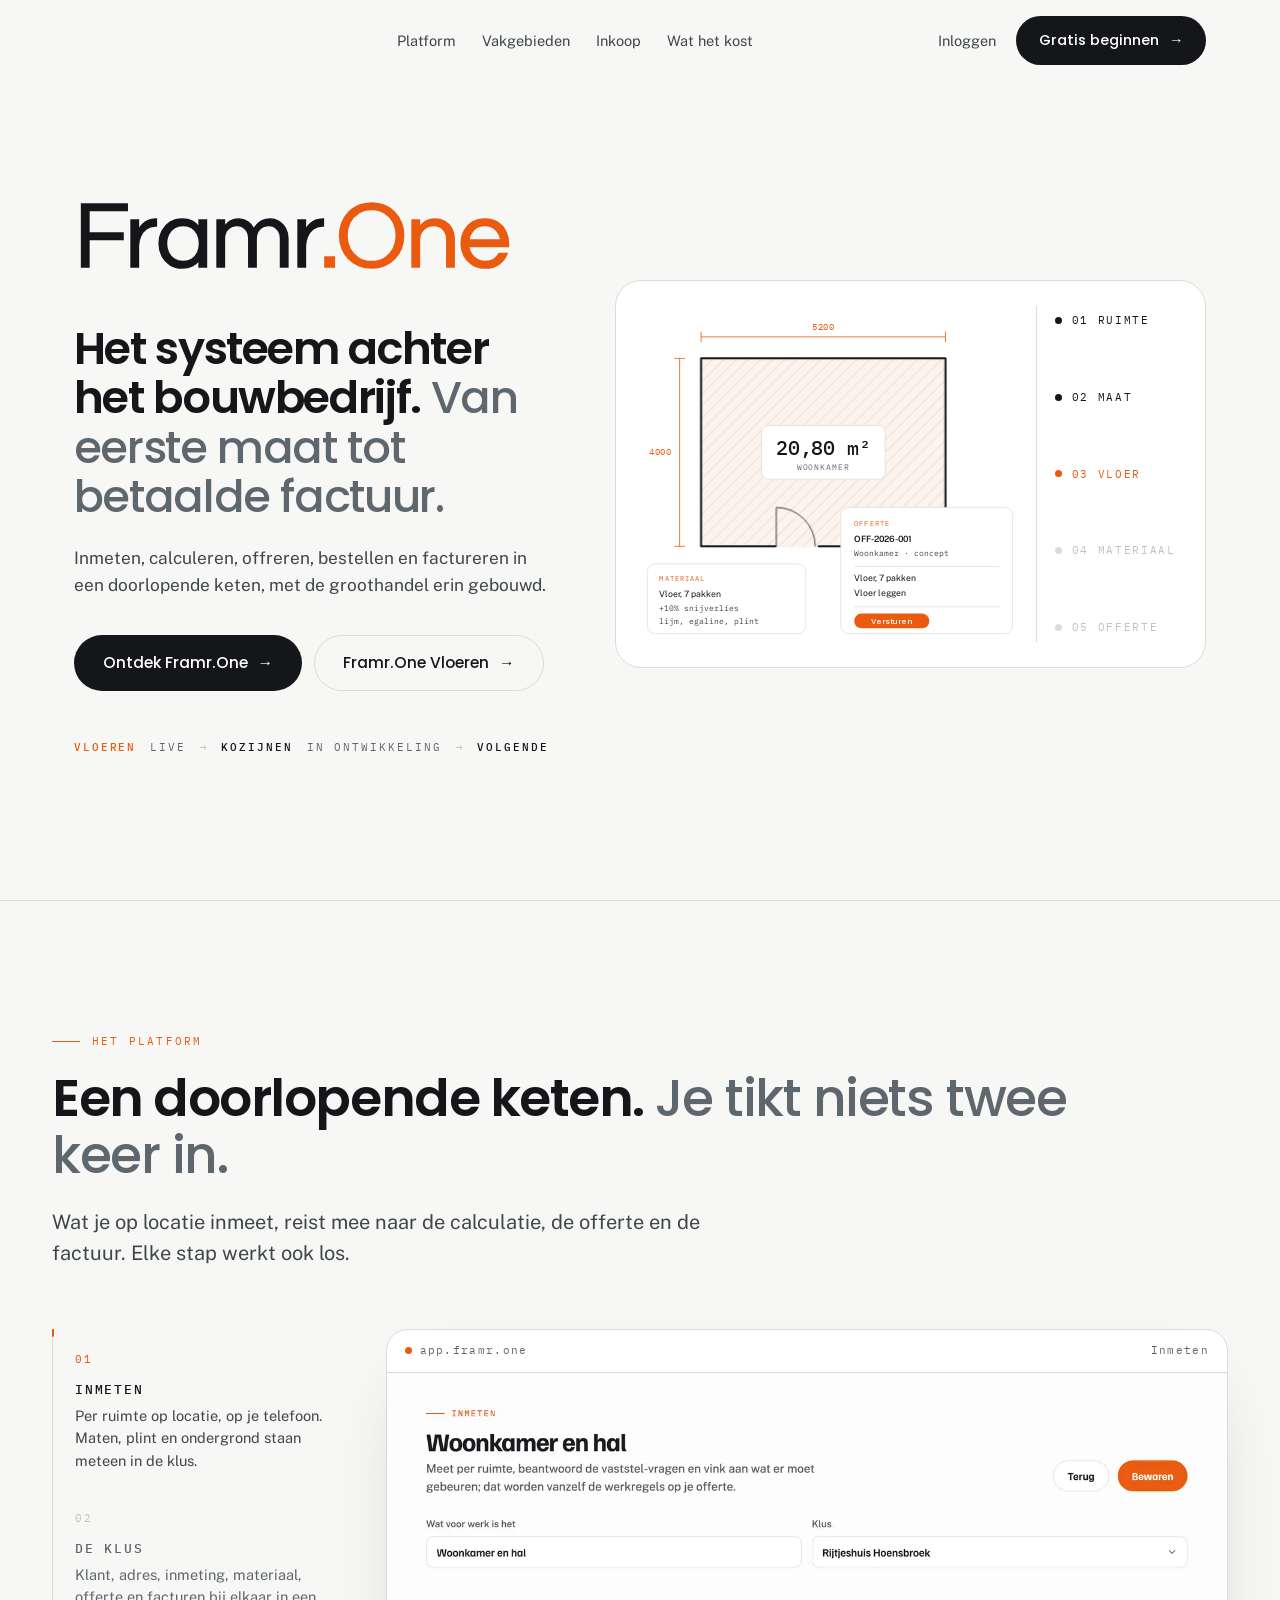
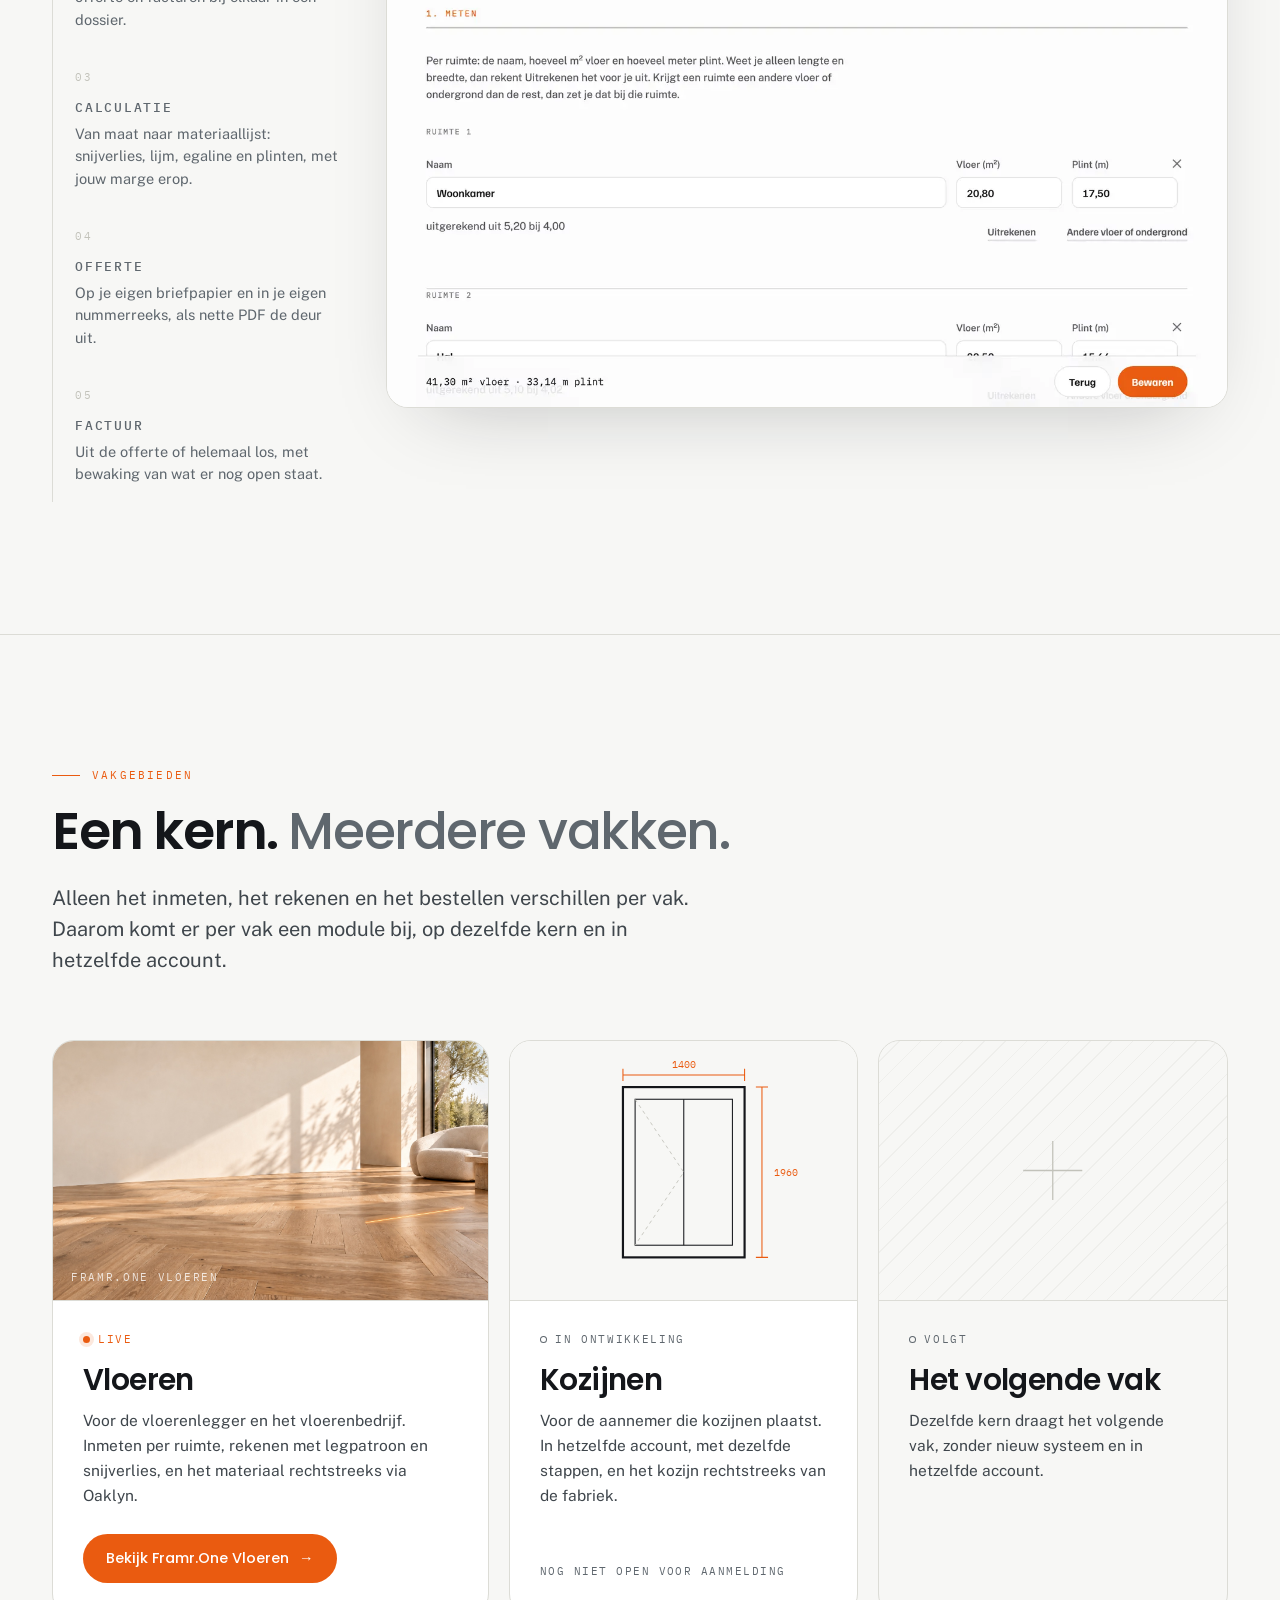
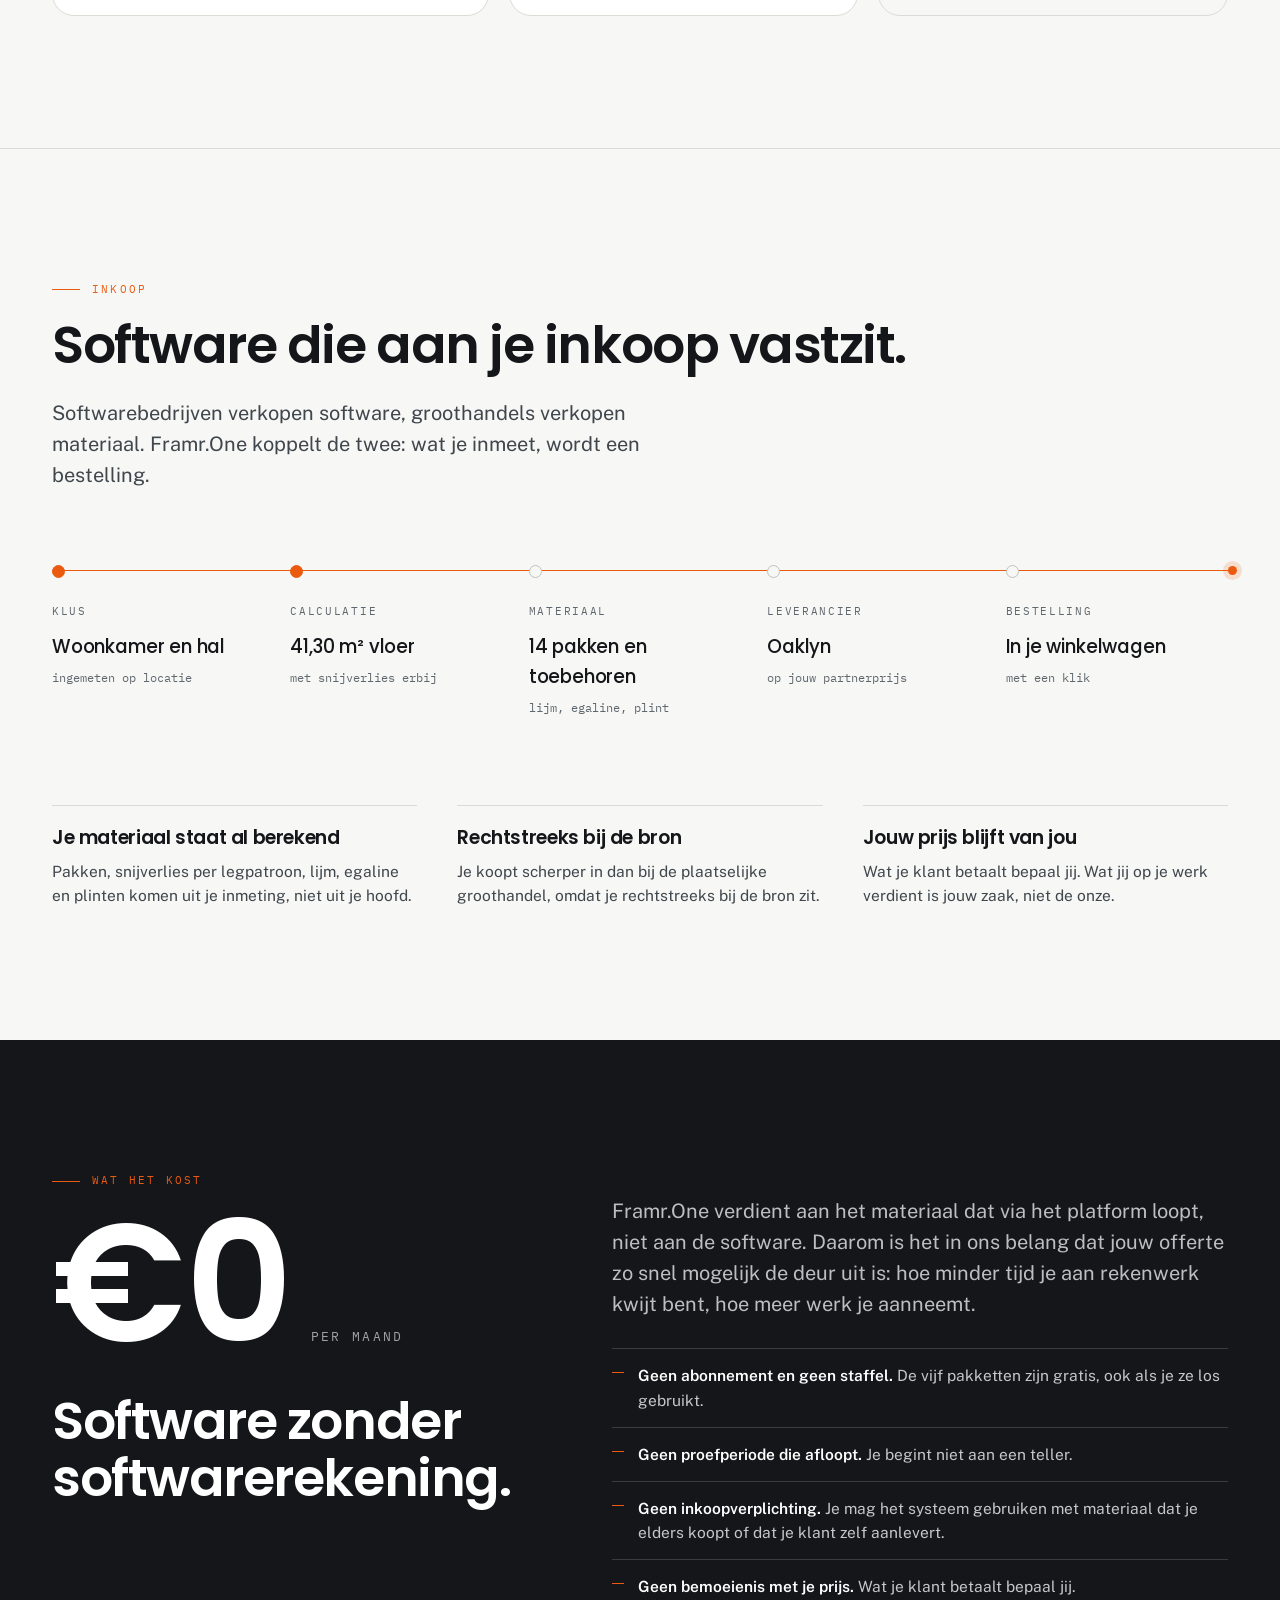
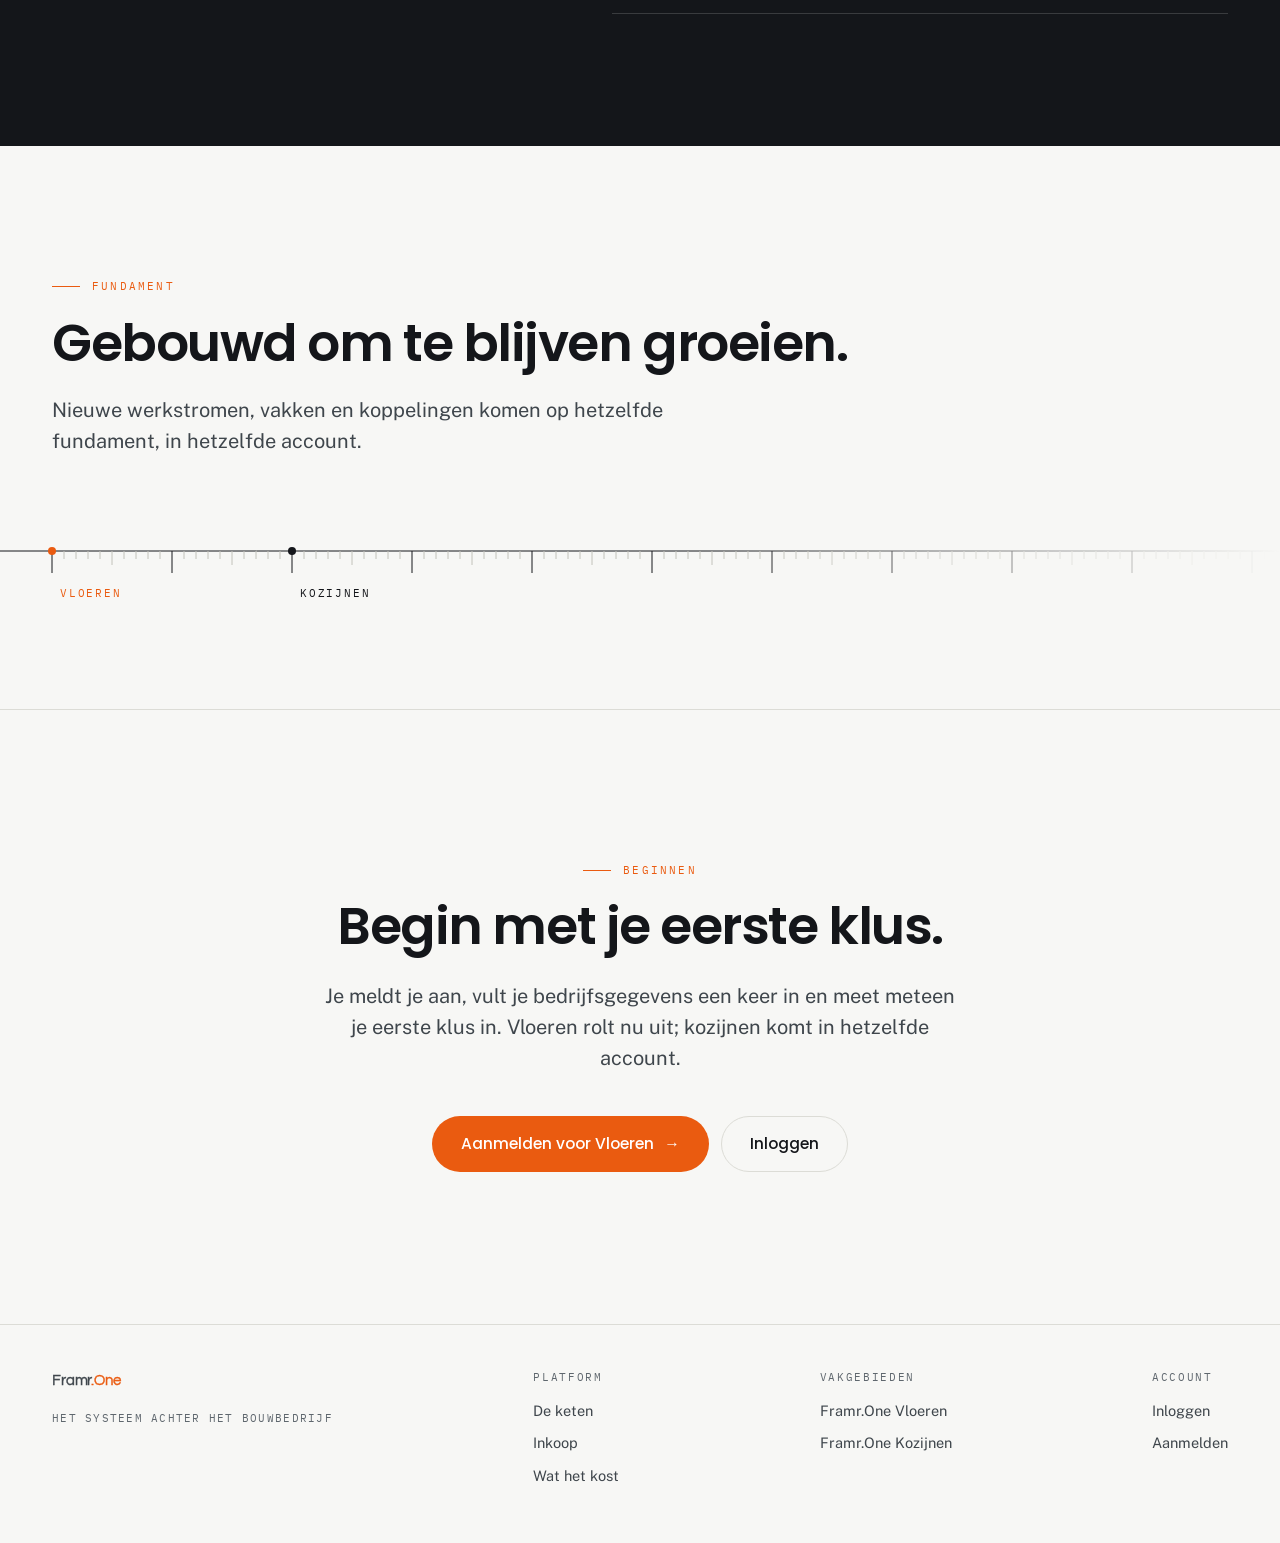
<file: voorstel.html>
<!DOCTYPE html>
<html lang="nl">
<head>
<meta charset="utf-8">
<meta name="viewport" content="width=device-width, initial-scale=1">
<title>Framr.One, het systeem achter het bouwbedrijf</title>
<meta name="description" content="Framr.One is het systeem achter het bouwbedrijf: inmeten, calculeren, offreren, bestellen en factureren in een doorlopende keten, met de groothandel erin gebouwd. Vloeren nu, kozijnen in ontwikkeling.">
<!-- Voorstel van 16-10-2026, naast index.html en nog niet gekozen. Blijft uit de
     zoekmachines tot Jelle het tot beginpagina maakt. -->
<meta name="robots" content="noindex, nofollow">
<link rel="preconnect" href="https://fonts.googleapis.com">
<link rel="preconnect" href="https://fonts.gstatic.com" crossorigin>
<link href="https://fonts.googleapis.com/css2?family=Questrial&family=Poppins:wght@400;500;600&family=Public+Sans:wght@400;500;600&family=IBM+Plex+Mono:wght@400;500&display=swap" rel="stylesheet">
<link rel="stylesheet" href="stijl.css">
<style>
  /* Het voorstel voor de beginpagina (16-10-2026). Zelfde ontwerpsysteem als
     index.html, andere volgorde: eerst het platform, dan het product, de vakken en
     de inkoop, en pas daarna dat het gratis is. De keuzes per onderdeel en waar ze
     vandaan komen staan op ontwerpen/referenties/. Drie bewegende momenten: de
     tekening in de opening, het portaal dat doorloopt en de lijn van klus naar
     bestelling. Eigen voorvoegsel hp- op alle nieuwe klassen, zodat niets botst met
     stijl.css. */

  .hp-stil { color: var(--label); font-weight: 500; }

  /* De balk: rechts inloggen naast de hoofdknop. */
  .hp-rechts { display: flex; align-items: center; gap: 20px; }
  .hp-inloggen { font-size: 14.5px; color: var(--tekst); text-decoration: none; white-space: nowrap; }
  .hp-inloggen:hover { color: var(--inkt); }
  .hp-rechts .knop { white-space: nowrap; }

  /* 01 De opening: het hele eerste scherm. Links het woordmerk en de belofte,
     rechts de tekening die van ruimte naar offerte gaat. */
  .hp-opening { min-height: 100vh; min-height: 100svh; display: flex; align-items: center; padding: 120px 0 72px; }
  .hp-opening-binnen { width: 100%; max-width: 1520px; margin: 0 auto; padding: 0 max(22px, 5.75vw); display: grid; grid-template-columns: minmax(0, .9fr) minmax(0, 1.1fr); gap: clamp(36px, 4.5vw, 88px); align-items: center; }
  .hp-woordmerk { display: block; font-family: var(--merk); font-weight: var(--merk-gewicht); font-size: clamp(52px, 7.4vw, 124px); line-height: 1; letter-spacing: -0.015em; color: var(--inkt); -webkit-text-stroke: var(--merk-dikte-groot) currentColor; paint-order: stroke fill; margin-bottom: clamp(26px, 3vw, 40px); }
  .hp-woordmerk .een { color: var(--oranje); }
  .hp-opening h1 { font-size: clamp(30px, 3.5vw, 54px); max-width: 17ch; letter-spacing: -0.03em; }
  .hp-opening .leidend { font-size: clamp(17px, 1.35vw, 20px); max-width: 48ch; margin-top: 24px; }
  .hp-opening .knoppen { display: flex; gap: 12px; flex-wrap: wrap; margin-top: 36px; }
  .hp-vakregel { display: flex; flex-wrap: wrap; align-items: center; gap: 10px 14px; margin-top: 48px; font-family: var(--mono); font-size: 11px; letter-spacing: .18em; text-transform: uppercase; color: var(--label); }
  .hp-vakregel b { font-weight: 500; color: var(--inkt); }
  .hp-vakregel .nu { color: var(--oranje); }
  .hp-vakregel .pijl { color: var(--maatlijn); letter-spacing: 0; }

  /* De tekening. Lagen die na elkaar opkomen; de labels rechts lichten met dezelfde
     vertraging op, zodat je ziet welke laag er getekend wordt. */
  .hp-tekenvlak { position: relative; background: var(--vlak); border: 1px solid var(--lijn); border-radius: 26px; padding: clamp(18px, 2vw, 30px); display: grid; grid-template-columns: minmax(0, 1fr) auto; gap: 18px; align-items: stretch; }
  .hp-tekenvlak svg { display: block; width: 100%; height: auto; overflow: visible; }
  .hp-lagen { list-style: none; margin: 0; padding: 6px 4px 6px 18px; border-left: 1px solid var(--lijn); display: flex; flex-direction: column; justify-content: space-between; }
  .hp-lagen li { font-family: var(--mono); font-size: 10.5px; letter-spacing: .16em; text-transform: uppercase; color: var(--maatlijn); display: flex; gap: 10px; align-items: center; white-space: nowrap; }
  .hp-lagen li span { color: inherit; }
  .hp-lagen li::before { content: ""; width: 7px; height: 7px; border-radius: 50%; background: var(--lijn); flex: none; }

  .hp-t-wand { fill: none; stroke: var(--inkt); stroke-width: 3; stroke-linejoin: round; }
  .hp-t-deur { fill: none; stroke: var(--inkt); stroke-width: 1.2; }
  .hp-t-maat { stroke: var(--oranje); stroke-width: 1.2; fill: none; }
  .hp-t-maattekst { font-family: var(--mono); font-size: 13px; fill: var(--oranje); letter-spacing: .06em; }
  .hp-t-plank { stroke: #E6CDB8; stroke-width: 1; }
  .hp-t-vlak { fill: #FBF3EC; }
  .hp-t-groot { font-family: var(--mono); font-size: 30px; fill: var(--inkt); font-weight: 500; letter-spacing: -.01em; }
  .hp-t-klein { font-family: var(--mono); font-size: 11.5px; fill: var(--label); letter-spacing: .12em; }
  .hp-t-kaart { fill: var(--vlak); stroke: var(--lijn); stroke-width: 1; }
  .hp-t-kaartkop { font-family: var(--mono); font-size: 10.5px; fill: var(--oranje); letter-spacing: .16em; }
  .hp-t-kaarttekst { font-family: 'Public Sans', sans-serif; font-size: 13px; fill: var(--inkt); }
  .hp-t-kaartmono { font-family: var(--mono); font-size: 12px; fill: var(--tekst); }
  .hp-t-regel { stroke: var(--lijn); stroke-width: 1; }

  @media (prefers-reduced-motion: no-preference) {
    .hp-teken .hp-t-wand { stroke-dasharray: 1600; stroke-dashoffset: 1600; animation: hp-trek 1.5s cubic-bezier(.6, 0, .2, 1) .2s forwards; }
    .hp-teken .hp-laag { opacity: 0; animation: hp-op .7s ease forwards; }
    .hp-teken .hp-laag.l2 { animation-delay: 1.35s; }
    .hp-teken .hp-laag.l3 { animation-delay: 2.1s; }
    .hp-teken .hp-laag.l4 { animation-delay: 2.85s; }
    .hp-teken .hp-laag.l5 { animation-delay: 3.6s; }
    .hp-teken .hp-laag.l5 { transform: translateY(14px); animation-name: hp-op-schuif; }
  }
  /* Een laag die getekend wordt licht oranje op; is hij klaar, dan wordt hij inkt. */
  .hp-lagen li.aan { color: var(--oranje); }
  .hp-lagen li.aan::before { background: var(--oranje); }
  .hp-lagen li.klaar { color: var(--inkt); }
  .hp-lagen li.klaar::before { background: var(--inkt); }
  @keyframes hp-trek { to { stroke-dashoffset: 0; } }
  @keyframes hp-op { to { opacity: 1; } }
  @keyframes hp-op-schuif { to { opacity: 1; transform: none; } }

  /* 02 Het platform: het echte portaal groot in beeld, de vijf stappen als tabs
     die vanzelf doorlopen. De oranje lijn boven de actieve tab loopt vol zolang
     die stap in beeld is. */
  .hp-platform { display: grid; grid-template-columns: minmax(230px, 290px) minmax(0, 1fr); gap: clamp(28px, 3.4vw, 52px); margin-top: 60px; align-items: start; }
  .hp-scherm { background: var(--vlak); border: 1px solid var(--lijn); border-radius: 22px; overflow: hidden; box-shadow: 0 30px 80px -40px rgba(20, 22, 26, .28); }
  .hp-scherm-balk { display: flex; align-items: center; justify-content: space-between; gap: 16px; padding: 12px 18px; border-bottom: 1px solid var(--lijn); font-family: var(--mono); font-size: 11px; letter-spacing: .12em; color: var(--label); }
  .hp-scherm-balk .adres { display: inline-flex; align-items: center; gap: 8px; }
  .hp-scherm-balk .adres::before { content: ""; width: 7px; height: 7px; border-radius: 50%; background: var(--oranje); }
  .hp-scherm-vak { position: relative; aspect-ratio: 1400 / 1057; background: var(--vlak); }
  .hp-scherm-vak img { position: absolute; inset: 0; width: 100%; height: 100%; object-fit: cover; object-position: top left; opacity: 0; transform: translateY(10px); transition: opacity .5s ease, transform .6s ease; }
  .hp-scherm-vak img.aan { opacity: 1; transform: none; }
  .hp-stappen { display: flex; flex-direction: column; }
  .hp-stap { position: relative; text-align: left; background: none; border: 0; border-left: 1px solid var(--lijn); padding: 16px 0 16px 22px; font: inherit; color: inherit; cursor: pointer; }
  .hp-stap::before { content: ""; position: absolute; left: -1px; top: 0; bottom: 0; width: 2px; background: var(--oranje); transform: scaleY(0); transform-origin: top; }
  .hp-stap.aan::before { transform: scaleY(var(--vol, 1)); }
  .hp-stap .nr { font-family: var(--mono); font-size: 10.5px; letter-spacing: .16em; color: var(--maatlijn); }
  .hp-stap .naam { display: block; font-family: var(--mono); font-weight: 500; font-size: 12.5px; letter-spacing: .14em; text-transform: uppercase; margin: 8px 0 6px; color: var(--label); transition: color .2s; }
  .hp-stap p { font-size: 14.5px; color: var(--label); line-height: 1.55; transition: color .2s; }
  .hp-stap.aan .naam, .hp-stap:hover .naam { color: var(--inkt); }
  .hp-stap.aan p { color: var(--tekst); }
  .hp-stap.aan .nr { color: var(--oranje); }
  .hp-stap:focus-visible { outline: 2px solid var(--oranje); outline-offset: 4px; }

  /* 03 De vakken: drie grote tegels. */
  .hp-vakken { display: grid; grid-template-columns: 1.25fr 1fr 1fr; gap: 20px; margin-top: 64px; }
  .hp-vak { background: var(--vlak); border: 1px solid var(--lijn); border-radius: 22px; overflow: hidden; display: flex; flex-direction: column; min-height: 520px; }
  .hp-vak.stil { background: transparent; }
  .hp-vak-beeld { position: relative; height: 260px; background: var(--grond); border-bottom: 1px solid var(--lijn); overflow: hidden; }
  .hp-vak-beeld img { width: 100%; height: 100%; object-fit: cover; display: block; }
  .hp-vak-beeld svg { position: absolute; inset: 0; width: 100%; height: 100%; }
  .hp-vak-beeld .maat { position: absolute; left: 18px; bottom: 14px; font-family: var(--mono); font-size: 10.5px; letter-spacing: .16em; text-transform: uppercase; color: rgba(255, 255, 255, .78); }
  .hp-vak-tekst { padding: 30px 30px 32px; display: flex; flex-direction: column; flex: 1; }
  .hp-vak .stand { font-family: var(--mono); font-size: 10.5px; letter-spacing: .16em; text-transform: uppercase; color: var(--label); display: flex; align-items: center; gap: 8px; }
  .hp-vak .stand::before { content: ""; width: 7px; height: 7px; border-radius: 50%; background: transparent; box-shadow: inset 0 0 0 1px var(--label); }
  .hp-vak .stand.nu { color: var(--oranje); }
  .hp-vak .stand.nu::before { background: var(--oranje); box-shadow: 0 0 0 4px rgba(234, 91, 16, .14); }
  .hp-vak h3 { font-size: clamp(26px, 2.3vw, 34px); margin: 16px 0 12px; }
  .hp-vak p { font-size: 15.5px; color: var(--tekst); line-height: 1.6; }
  .hp-vak .onderaan { margin-top: auto; padding-top: 26px; }
  .hp-vak .fijn { font-family: var(--mono); font-size: 10.5px; letter-spacing: .14em; text-transform: uppercase; color: var(--label); }

  /* 04 De inkoop: een lijn van klus naar bestelling, met een stip die erlangs
     loopt als het blok in beeld komt. */
  .hp-keten { position: relative; display: grid; grid-template-columns: repeat(5, minmax(0, 1fr)); gap: 16px; margin-top: 72px; }
  .hp-keten-lijn { position: absolute; left: 0; right: 0; top: 7px; height: 1px; background: var(--lijn); }
  .hp-keten-lijn i { position: absolute; left: 0; top: 0; height: 1px; width: 100%; background: var(--oranje); transform: scaleX(0); transform-origin: left; }
  .hp-keten-lijn b { position: absolute; top: -4px; left: 0; width: 9px; height: 9px; border-radius: 50%; background: var(--oranje); box-shadow: 0 0 0 5px rgba(234, 91, 16, .16); opacity: 0; }
  .hp-schakel { position: relative; padding-top: 34px; }
  .hp-schakel::before { content: ""; position: absolute; left: 0; top: 2px; width: 11px; height: 11px; border-radius: 50%; background: var(--grond); border: 1px solid var(--maatlijn); transition: border-color .3s, background .3s; }
  .hp-schakel .wat { font-family: var(--mono); font-size: 10.5px; letter-spacing: .16em; text-transform: uppercase; color: var(--label); }
  .hp-schakel .waarde { display: block; font-family: var(--kop); font-weight: 500; font-size: clamp(17px, 1.45vw, 21px); letter-spacing: -0.01em; margin-top: 10px; color: var(--inkt); }
  .hp-schakel .uitleg { font-family: var(--mono); font-size: 12px; color: var(--label); margin-top: 6px; display: block; }
  .hp-schakel.bereikt::before { border-color: var(--oranje); background: var(--oranje); }
  .hp-keten.loopt .hp-keten-lijn i { transform: scaleX(1); transition: transform 3.2s cubic-bezier(.45, 0, .2, 1); }
  .hp-keten.loopt .hp-keten-lijn b { opacity: 1; left: 100%; transition: left 3.2s cubic-bezier(.45, 0, .2, 1), opacity .3s; }
  .hp-inkoop-punten { display: grid; grid-template-columns: repeat(3, minmax(0, 1fr)); gap: 40px; margin-top: 88px; }
  .hp-inkoop-punten div { border-top: 1px solid var(--lijn); padding-top: 22px; }
  .hp-inkoop-punten h3 { font-size: 19px; margin-bottom: 10px; }
  .hp-inkoop-punten p { font-size: 15.5px; color: var(--tekst); line-height: 1.6; }

  /* 05 Wat het kost: het getal groot. */
  .hp-nul { display: flex; align-items: baseline; gap: 18px; font-family: var(--kop); font-weight: 600; letter-spacing: -0.04em; line-height: .9; }
  .hp-nul .getal { font-size: clamp(96px, 13vw, 200px); color: #fff; }
  .hp-nul .per { font-family: var(--mono); font-weight: 400; font-size: 13px; letter-spacing: .18em; text-transform: uppercase; color: rgba(255, 255, 255, .6); }
  .hp-kosten h2 { margin-top: 34px; }

  /* 06 Groeien: een meetlat die rechts uit beeld loopt. */
  .hp-groei { padding-bottom: 96px; }
  .hp-lat { margin-top: 64px; position: relative; height: 92px; overflow: hidden; -webkit-mask-image: linear-gradient(90deg, #000 55%, transparent); mask-image: linear-gradient(90deg, #000 55%, transparent); }
  .hp-lat svg { display: block; width: 100%; height: 100%; }

  @media (max-width: 1100px) {
    .hp-opening-binnen { grid-template-columns: 1fr; }
    .hp-opening { min-height: 0; padding-top: 140px; }
    .hp-vakken { grid-template-columns: 1fr 1fr; }
    .hp-vakken .hp-vak:first-child { grid-column: 1 / -1; }
  }
  @media (max-width: 860px) {
    .hp-rechts { margin-left: auto; }
    .hp-rechts .hp-inloggen { display: none; }
    .hp-platform { grid-template-columns: 1fr; }
    .hp-stappen { order: 2; display: grid; grid-auto-flow: column; grid-auto-columns: 72%; overflow-x: auto; scroll-snap-type: x mandatory; border-top: 1px solid var(--lijn); }
    .hp-stap { scroll-snap-align: start; border-left: 0; padding: 18px 18px 6px 0; }
    .hp-stap::before { left: 0; right: 18px; top: -1px; bottom: auto; width: auto; height: 2px; transform: scaleX(0); transform-origin: left; }
    .hp-stap.aan::before { transform: scaleX(var(--vol, 1)); }
    .hp-keten { grid-template-columns: 1fr; gap: 26px; padding-left: 30px; }
    .hp-keten-lijn { left: 5px; right: auto; top: 0; bottom: 0; width: 1px; height: auto; }
    .hp-keten-lijn i { width: 1px; height: 100%; transform: scaleY(0); transform-origin: top; }
    .hp-keten.loopt .hp-keten-lijn i { transform: scaleY(1); }
    .hp-keten-lijn b { display: none; }
    .hp-schakel { padding-top: 0; }
    .hp-schakel::before { left: -30px; top: 4px; }
    .hp-inkoop-punten { grid-template-columns: 1fr; gap: 28px; margin-top: 64px; }
    .hp-tekenvlak { grid-template-columns: 1fr; }
    .hp-lagen { flex-direction: row; flex-wrap: wrap; gap: 10px 16px; border-left: 0; border-top: 1px solid var(--lijn); padding: 14px 0 0; }
  }
  @media (max-width: 680px) {
    .hp-vakken { grid-template-columns: 1fr; }
    .hp-vak { min-height: 0; }
    .hp-vak-beeld { height: 200px; }
  }

  /* Op een ultrawide groeit alleen de opening mee; de rest houdt de leesbreedte
     van de site (1240). */
  @media (min-width: 2200px) {
    .hp-opening-binnen { max-width: 2080px; }
    .hp-woordmerk { font-size: 156px; }
    .hp-opening h1 { font-size: 70px; }
    .hp-opening .leidend { font-size: 23px; }
    .hp-vakregel { font-size: 12.5px; }
  }

  /* Alleen op de eigen machine: een kaartje dat zegt dat dit het voorstel is. */
  .hp-proef { position: fixed; left: 16px; bottom: 16px; z-index: 95; display: none; gap: 12px; align-items: center; background: var(--inkt); color: #fff; border-radius: 999px; padding: 9px 16px; font-family: var(--mono); font-size: 10.5px; letter-spacing: .12em; text-transform: uppercase; }
  .hp-proef a { color: #FFB98F; text-decoration: none; }
  .hp-proef.zichtbaar { display: flex; }
</style>
</head>
<body>

<div class="meetlat"><div class="voortgang"></div></div>

<header class="balk merk-wacht">
  <div class="balk-binnen">
    <a class="merk" href="voorstel.html">Framr<span class="een">.One</span></a>
    <nav class="menu">
      <a href="#platform">Platform</a>
      <a href="#vakgebieden">Vakgebieden</a>
      <a href="#inkoop">Inkoop</a>
      <a href="#kosten">Wat het kost</a>
    </nav>
    <div class="hp-rechts">
      <a class="hp-inloggen" href="https://app.framr.one/">Inloggen</a>
      <a class="knop inkt" href="#beginnen">Gratis beginnen <span class="pijl">&rarr;</span></a>
    </div>
  </div>
</header>

<main>

  <!-- 01 De opening. Het hele eerste scherm, een zin, en rechts de tekening: een
       ruimte die laag voor laag een offerte wordt. De getallen kloppen met de
       rekenregel van het portaal: 5,20 bij 4,00 is 20,80 m2, met 10 procent
       snijverlies 22,88 m2, bij 3,34 m2 per pak 7 pakken. -->
  <section class="hero hp-opening">
    <div class="hp-opening-binnen">
      <div>
        <span class="hp-woordmerk">Framr<span class="een">.One</span></span>
        <h1>Het systeem achter het bouwbedrijf. <span class="hp-stil">Van eerste maat tot betaalde factuur.</span></h1>
        <p class="leidend">Inmeten, calculeren, offreren, bestellen en factureren in een doorlopende keten, met de groothandel erin gebouwd.</p>
        <div class="knoppen">
          <a class="knop inkt groot" href="#platform">Ontdek Framr.One <span class="pijl">&rarr;</span></a>
          <a class="knop open groot" href="vloeren/index.html">Framr.One Vloeren <span class="pijl">&rarr;</span></a>
        </div>
        <p class="hp-vakregel"><b class="nu">Vloeren</b><span>live</span><span class="pijl">&rarr;</span><b>Kozijnen</b><span>in ontwikkeling</span><span class="pijl">&rarr;</span><b>Volgende</b></p>
      </div>

      <div class="hp-tekenvlak hp-teken" aria-hidden="true">
        <svg viewBox="0 0 560 500" role="img">
          <defs>
            <clipPath id="hp-ruimte"><rect x="88" y="78" width="364" height="280"/></clipPath>
          </defs>
          <!-- Laag 3: de vloer, planken in visgraatrichting -->
          <g class="hp-laag l3">
            <rect class="hp-t-vlak" x="88" y="78" width="364" height="280"/>
            <g clip-path="url(#hp-ruimte)" id="hp-planken"></g>
          </g>
          <!-- Laag 1: de ruimte, met een deur in de onderwand -->
          <path class="hp-t-wand" d="M200 358 H88 V78 H452 V358 H262"/>
          <g class="hp-laag l2">
            <path class="hp-t-deur" d="M200 358 V300 M200 300 A58 58 0 0 1 258 358"/>
          </g>
          <!-- Laag 2: de maten -->
          <g class="hp-laag l2">
            <path class="hp-t-maat" d="M88 46 H452 M88 38 V54 M452 38 V54"/>
            <text class="hp-t-maattekst" x="270" y="36" text-anchor="middle">5200</text>
            <path class="hp-t-maat" d="M56 78 V358 M48 78 H64 M48 358 H64"/>
            <text class="hp-t-maattekst" x="44" y="222" text-anchor="end">4000</text>
          </g>
          <!-- Laag 3: het oppervlak -->
          <g class="hp-laag l3">
            <rect x="178" y="178" width="184" height="80" rx="10" fill="#FFFFFF" stroke="#DCDCD6"/>
            <text class="hp-t-groot" x="270" y="222" text-anchor="middle">20,80 m²</text>
            <text class="hp-t-klein" x="270" y="244" text-anchor="middle">WOONKAMER</text>
          </g>
          <!-- Laag 4: het materiaal -->
          <g class="hp-laag l4">
            <rect class="hp-t-kaart" x="8" y="384" width="236" height="104" rx="12"/>
            <text class="hp-t-kaartkop" x="26" y="410">MATERIAAL</text>
            <text class="hp-t-kaarttekst" x="26" y="434">Vloer, 7 pakken</text>
            <text class="hp-t-kaartmono" x="26" y="454">+10% snijverlies</text>
            <text class="hp-t-kaartmono" x="26" y="473">lijm, egaline, plint</text>
          </g>
          <!-- Laag 5: de offerte -->
          <g class="hp-laag l5">
            <rect class="hp-t-kaart" x="296" y="300" width="256" height="188" rx="12"/>
            <text class="hp-t-kaartkop" x="316" y="327">OFFERTE</text>
            <text class="hp-t-kaarttekst" x="316" y="352" font-weight="600">OFF-2026-001</text>
            <text class="hp-t-kaartmono" x="316" y="372">Woonkamer · concept</text>
            <line class="hp-t-regel" x1="316" y1="388" x2="532" y2="388"/>
            <text class="hp-t-kaarttekst" x="316" y="410">Vloer, 7 pakken</text>
            <text class="hp-t-kaarttekst" x="316" y="432">Vloer leggen</text>
            <line class="hp-t-regel" x1="316" y1="448" x2="532" y2="448"/>
            <rect x="316" y="458" width="112" height="22" rx="11" fill="#EA5B10"/>
            <text x="372" y="473" text-anchor="middle" font-family="Poppins, sans-serif" font-size="11.5" font-weight="500" fill="#fff">Versturen</text>
          </g>
        </svg>
        <ol class="hp-lagen">
          <li><span>01 Ruimte</span></li>
          <li><span>02 Maat</span></li>
          <li><span>03 Vloer</span></li>
          <li><span>04 Materiaal</span></li>
          <li><span>05 Offerte</span></li>
        </ol>
      </div>
    </div>
  </section>

  <!-- 02 Het platform: het echte portaal, de vijf stappen als tabs. De schermen
       zijn die van de vloerenpagina (vloeren/schermen, ververst met vernieuw.sh),
       dus ze lopen gelijk met wat het portaal vandaag laat zien. -->
  <section id="platform" class="lijn-boven">
    <div class="binnen">
      <p class="opschrift">Het platform</p>
      <h2 class="wijd">Een doorlopende keten. <span class="hp-stil">Je tikt niets twee keer in.</span></h2>
      <p class="leidend">Wat je op locatie inmeet, reist mee naar de calculatie, de offerte en de factuur. Elke stap werkt ook los.</p>

      <div class="hp-platform">
      <div class="hp-stappen" role="tablist" aria-label="De stappen van het portaal">
        <button class="hp-stap aan" role="tab" aria-selected="true"><span class="nr">01</span><span class="naam">Inmeten</span><p>Per ruimte op locatie, op je telefoon. Maten, plint en ondergrond staan meteen in de klus.</p></button>
        <button class="hp-stap" role="tab" aria-selected="false"><span class="nr">02</span><span class="naam">De klus</span><p>Klant, adres, inmeting, materiaal, offerte en facturen bij elkaar in een dossier.</p></button>
        <button class="hp-stap" role="tab" aria-selected="false"><span class="nr">03</span><span class="naam">Calculatie</span><p>Van maat naar materiaallijst: snijverlies, lijm, egaline en plinten, met jouw marge erop.</p></button>
        <button class="hp-stap" role="tab" aria-selected="false"><span class="nr">04</span><span class="naam">Offerte</span><p>Op je eigen briefpapier en in je eigen nummerreeks, als nette PDF de deur uit.</p></button>
        <button class="hp-stap" role="tab" aria-selected="false"><span class="nr">05</span><span class="naam">Factuur</span><p>Uit de offerte of helemaal los, met bewaking van wat er nog open staat.</p></button>
      </div>
      <div class="hp-scherm">
        <div class="hp-scherm-balk"><span class="adres">app.framr.one</span><span id="hp-schermnaam">Inmeten</span></div>
        <div class="hp-scherm-vak">
          <img class="aan" src="vloeren/schermen/inmeten.webp" width="1400" height="1057" alt="Het inmeten van een ruimte in het portaal">
          <img src="vloeren/schermen/klussen.webp" width="1400" height="1057" alt="De klus met alles bij elkaar" loading="lazy">
          <img src="vloeren/schermen/calculaties.webp" width="1400" height="1057" alt="De calculatie met de materiaallijst" loading="lazy">
          <img src="vloeren/schermen/offertes.webp" width="1400" height="1057" alt="De offerte" loading="lazy">
          <img src="vloeren/schermen/facturen.webp" width="1400" height="1057" alt="De facturen" loading="lazy">
        </div>
      </div>
      </div>
    </div>
  </section>

  <!-- 03 Een kern, meerdere vakken. Laat zien dat het groter wordt zonder de
       routekaart te geven. -->
  <section id="vakgebieden" class="lijn-boven">
    <div class="binnen">
      <p class="opschrift">Vakgebieden</p>
      <h2 class="wijd">Een kern. <span class="hp-stil">Meerdere vakken.</span></h2>
      <p class="leidend">Alleen het inmeten, het rekenen en het bestellen verschillen per vak. Daarom komt er per vak een module bij, op dezelfde kern en in hetzelfde account.</p>

      <div class="hp-vakken">
        <article class="hp-vak">
          <div class="hp-vak-beeld"><img src="beeld/vloer-visgraat-licht.jpg" alt="Een gelegde visgraatvloer" loading="lazy"><span class="maat">Framr.One Vloeren</span></div>
          <div class="hp-vak-tekst">
            <span class="stand nu">Live</span>
            <h3>Vloeren</h3>
            <p>Voor de vloerenlegger en het vloerenbedrijf. Inmeten per ruimte, rekenen met legpatroon en snijverlies, en het materiaal rechtstreeks via Oaklyn.</p>
            <div class="onderaan"><a class="knop oranje" href="vloeren/index.html">Bekijk Framr.One Vloeren <span class="pijl">&rarr;</span></a></div>
          </div>
        </article>
        <article class="hp-vak">
          <div class="hp-vak-beeld" aria-hidden="true">
            <svg viewBox="0 0 400 260" preserveAspectRatio="xMidYMid meet">
              <rect x="130" y="34" width="140" height="196" fill="none" stroke="#14161A" stroke-width="2.5"/>
              <rect x="144" y="48" width="112" height="168" fill="none" stroke="#14161A" stroke-width="1.2"/>
              <line x1="200" y1="48" x2="200" y2="216" stroke="#14161A" stroke-width="1.2"/>
              <path d="M144 48 L200 132 L144 216" fill="none" stroke="#C2C2BA" stroke-width="1" stroke-dasharray="4 4"/>
              <path d="M130 20 H270 M130 13 V27 M270 13 V27" stroke="#EA5B10" stroke-width="1.2" fill="none"/>
              <text x="200" y="12" text-anchor="middle" font-family="IBM Plex Mono, monospace" font-size="11" fill="#EA5B10">1400</text>
              <path d="M290 34 V230 M283 34 H297 M283 230 H297" stroke="#EA5B10" stroke-width="1.2" fill="none"/>
              <text x="304" y="136" font-family="IBM Plex Mono, monospace" font-size="11" fill="#EA5B10">1960</text>
            </svg>
          </div>
          <div class="hp-vak-tekst">
            <span class="stand">In ontwikkeling</span>
            <h3>Kozijnen</h3>
            <p>Voor de aannemer die kozijnen plaatst. In hetzelfde account, met dezelfde stappen, en het kozijn rechtstreeks van de fabriek.</p>
            <div class="onderaan"><span class="fijn">Nog niet open voor aanmelding</span></div>
          </div>
        </article>
        <article class="hp-vak stil">
          <div class="hp-vak-beeld" aria-hidden="true" style="background-image: repeating-linear-gradient(135deg, transparent 0 14px, rgba(194, 194, 186, .16) 14px 15px);">
            <svg viewBox="0 0 400 260" preserveAspectRatio="xMidYMid meet">
              <path d="M200 96 V164 M166 130 H234" stroke="#C2C2BA" stroke-width="1.5"/>
            </svg>
          </div>
          <div class="hp-vak-tekst">
            <span class="stand">Volgt</span>
            <h3>Het volgende vak</h3>
            <p>Dezelfde kern draagt het volgende vak, zonder nieuw systeem en in hetzelfde account.</p>
          </div>
        </article>
      </div>
    </div>
  </section>

  <!-- 04 Software met inkoop erin. Het onderscheid: de software zit vast aan het
       materiaal. Wat de keten toont doet het portaal vandaag: de calculatie kent de
       pakken, en Bestellen bij Oaklyn vult de winkelwagen (live sinds 15-10-2026). -->
  <section id="inkoop" class="lijn-boven">
    <div class="binnen">
      <p class="opschrift">Inkoop</p>
      <h2 class="wijd">Software die aan je inkoop vastzit.</h2>
      <p class="leidend">Softwarebedrijven verkopen software, groothandels verkopen materiaal. Framr.One koppelt de twee: wat je inmeet, wordt een bestelling.</p>

      <div class="hp-keten" id="hp-keten">
        <div class="hp-keten-lijn"><i></i><b></b></div>
        <div class="hp-schakel"><span class="wat">Klus</span><span class="waarde">Woonkamer en hal</span><span class="uitleg">ingemeten op locatie</span></div>
        <div class="hp-schakel"><span class="wat">Calculatie</span><span class="waarde">41,30 m² vloer</span><span class="uitleg">met snijverlies erbij</span></div>
        <div class="hp-schakel"><span class="wat">Materiaal</span><span class="waarde">14 pakken en toebehoren</span><span class="uitleg">lijm, egaline, plint</span></div>
        <div class="hp-schakel"><span class="wat">Leverancier</span><span class="waarde">Oaklyn</span><span class="uitleg">op jouw partnerprijs</span></div>
        <div class="hp-schakel"><span class="wat">Bestelling</span><span class="waarde">In je winkelwagen</span><span class="uitleg">met een klik</span></div>
      </div>

      <div class="hp-inkoop-punten">
        <div><h3>Je materiaal staat al berekend</h3><p>Pakken, snijverlies per legpatroon, lijm, egaline en plinten komen uit je inmeting, niet uit je hoofd.</p></div>
        <div><h3>Rechtstreeks bij de bron</h3><p>Je koopt scherper in dan bij de plaatselijke groothandel, omdat je rechtstreeks bij de bron zit.</p></div>
        <div><h3>Jouw prijs blijft van jou</h3><p>Wat je klant betaalt bepaal jij. Wat jij op je werk verdient is jouw zaak, niet de onze.</p></div>
      </div>
    </div>
  </section>

  <!-- 05 Wat het kost. Pas hier, na het platform. De belofte "er komt geen moment
       waarop het geld gaat kosten" van index.html staat hier bewust niet: het
       operating manual zegt dat latere modules per abonnement kunnen gaan. -->
  <section id="kosten" class="donker hp-kosten">
    <div class="binnen">
      <div class="duo smal-eerst">
        <div>
          <p class="opschrift">Wat het kost</p>
          <div class="hp-nul"><span class="getal">€0</span><span class="per">per maand</span></div>
          <h2>Software zonder softwarerekening.</h2>
        </div>
        <div>
          <p class="leidend">Framr.One verdient aan het materiaal dat via het platform loopt, niet aan de software. Daarom is het in ons belang dat jouw offerte zo snel mogelijk de deur uit is: hoe minder tijd je aan rekenwerk kwijt bent, hoe meer werk je aanneemt.</p>
          <ul class="punten">
            <li><b>Geen abonnement en geen staffel.</b> De vijf pakketten zijn gratis, ook als je ze los gebruikt.</li>
            <li><b>Geen proefperiode die afloopt.</b> Je begint niet aan een teller.</li>
            <li><b>Geen inkoopverplichting.</b> Je mag het systeem gebruiken met materiaal dat je elders koopt of dat je klant zelf aanlevert.</li>
            <li><b>Geen bemoeienis met je prijs.</b> Wat je klant betaalt bepaal jij.</li>
          </ul>
        </div>
      </div>
    </div>
  </section>

  <!-- 06 Groeien. Ambitie zonder routekaart: geen namen van wat er komt. -->
  <section class="hp-groei">
    <div class="binnen">
      <p class="opschrift">Fundament</p>
      <h2 class="wijd">Gebouwd om te blijven groeien.</h2>
      <p class="leidend">Nieuwe werkstromen, vakken en koppelingen komen op hetzelfde fundament, in hetzelfde account.</p>
    </div>
    <div class="hp-lat" aria-hidden="true"><svg id="hp-lat" preserveAspectRatio="none"></svg></div>
  </section>

  <section id="beginnen" class="slot lijn-boven">
    <div class="binnen">
      <p class="opschrift" style="justify-content: center;">Beginnen</p>
      <h2>Begin met je eerste klus.</h2>
      <p class="leidend">Je meldt je aan, vult je bedrijfsgegevens een keer in en meet meteen je eerste klus in. Vloeren rolt nu uit; kozijnen komt in hetzelfde account.</p>
      <div class="knoppen">
        <a class="knop oranje groot" href="vloeren/index.html">Aanmelden voor Vloeren <span class="pijl">&rarr;</span></a>
        <a class="knop open groot" href="https://app.framr.one/">Inloggen</a>
      </div>
    </div>
  </section>

</main>

<!-- Nog toe te voegen voor publicatie, net als op index.html: de wettelijke
     voetregel met bedrijfsnaam, KvK-nummer en btw-id, plus algemene voorwaarden en
     privacyverklaring. -->
<footer>
  <div class="binnen voet">
    <div class="kolom">
      <a class="merk" href="voorstel.html">Framr<span class="een">.One</span></a>
      <span class="fijn" style="margin-top: 8px;">Het systeem achter het bouwbedrijf</span>
    </div>
    <div class="kolom">
      <span class="kop">Platform</span>
      <a href="#platform">De keten</a>
      <a href="#inkoop">Inkoop</a>
      <a href="#kosten">Wat het kost</a>
    </div>
    <div class="kolom">
      <span class="kop">Vakgebieden</span>
      <a href="vloeren/index.html">Framr.One Vloeren</a>
      <a href="#vakgebieden">Framr.One Kozijnen</a>
    </div>
    <div class="kolom">
      <span class="kop">Account</span>
      <a href="https://app.framr.one/">Inloggen</a>
      <a href="vloeren/index.html">Aanmelden</a>
    </div>
  </div>
</footer>

<div class="hp-proef" id="hp-proef">Voorstel 16-10 <a href="index.html">Huidige pagina</a> <a href="ontwerpen/referenties/">Referenties</a></div>

<script src="site.js"></script>
<script>
/* Het gedrag van het voorstel: de planken in de tekening, de labels die meelichten,
   het portaal dat doorloopt en de keten die zich tekent. Zonder beweging (de
   instelling van het apparaat) staat alles meteen in zijn eindstand. */
(function () {
  var stil = window.matchMedia('(prefers-reduced-motion: reduce)').matches;

  if (/^(localhost|127\.0\.0\.1)$/.test(location.hostname) || /[?&]proef/.test(location.search)) {
    document.getElementById('hp-proef').classList.add('zichtbaar');
  }

  /* Planken in visgraatrichting, als lijnen onder 45 graden binnen de ruimte. */
  var planken = document.getElementById('hp-planken');
  if (planken) {
    var ns = 'http://www.w3.org/2000/svg', d = '';
    for (var x = -300; x < 460; x += 18) d += 'M' + x + ' 358 L' + (x + 280) + ' 78 ';
    var pad = document.createElementNS(ns, 'path');
    pad.setAttribute('d', d);
    pad.setAttribute('class', 'hp-t-plank');
    planken.appendChild(pad);
  }

  /* De labels naast de tekening: oranje terwijl hun laag getekend wordt, daarna inkt. */
  var lagen = document.querySelectorAll('.hp-lagen li');
  var start = [0.2, 1.35, 2.1, 2.85, 3.6], duur = 0.75;
  lagen.forEach(function (li, i) {
    if (stil) { li.classList.add('klaar'); return; }
    setTimeout(function () { li.classList.add('aan'); }, start[i] * 1000);
    setTimeout(function () { li.classList.remove('aan'); li.classList.add('klaar'); }, (start[i] + duur + (i === 0 ? 0.9 : 0)) * 1000);
  });

  /* Het portaal: vijf stappen, elke stap een paar seconden, en de oranje lijn
     boven de tab loopt vol. Aanwijzen houdt hem stil, klikken kiest een stap. */
  var stappen = document.querySelectorAll('.hp-stap');
  var schermen = document.querySelectorAll('.hp-scherm-vak img');
  var naam = document.getElementById('hp-schermnaam');
  var STAP = 5200, nu = 0, verstreken = 0, laatst = null, gepauzeerd = false, inBeeld = false;

  function kies(i) {
    nu = i; verstreken = 0;
    stappen.forEach(function (s, j) {
      s.classList.toggle('aan', j === i);
      s.setAttribute('aria-selected', j === i ? 'true' : 'false');
      s.style.setProperty('--vol', j === i ? (stil ? 1 : 0) : 0);
    });
    schermen.forEach(function (img, j) { img.classList.toggle('aan', j === i); });
    if (naam) naam.textContent = stappen[i].querySelector('.naam').textContent;
  }
  function tik(t) {
    if (laatst !== null && !gepauzeerd && inBeeld) {
      verstreken += t - laatst;
      stappen[nu].style.setProperty('--vol', Math.min(1, verstreken / STAP));
      if (verstreken >= STAP) kies((nu + 1) % stappen.length);
    }
    laatst = t;
    requestAnimationFrame(tik);
  }
  stappen.forEach(function (s, i) {
    s.addEventListener('click', function () { kies(i); });
  });
  var platform = document.querySelector('.hp-scherm');
  var stapRij = document.querySelector('.hp-stappen');
  [platform, stapRij].forEach(function (el) {
    if (!el) return;
    el.addEventListener('mouseenter', function () { gepauzeerd = true; });
    el.addEventListener('mouseleave', function () { gepauzeerd = false; });
  });
  kies(0);

  /* De keten: tekent zich een keer als hij in beeld komt; de schakels worden
     oranje op het moment dat de stip ze passeert. */
  var keten = document.getElementById('hp-keten');
  var schakels = keten ? keten.querySelectorAll('.hp-schakel') : [];
  function loop() {
    keten.classList.add('loopt');
    schakels.forEach(function (s, i) {
      setTimeout(function () { s.classList.add('bereikt'); }, stil ? 0 : 3200 * (i / (schakels.length - 1)) * 0.92);
    });
  }

  if ('IntersectionObserver' in window) {
    new IntersectionObserver(function (regels) {
      regels.forEach(function (r) { inBeeld = r.isIntersecting; });
    }, { threshold: 0.3 }).observe(platform);
    if (!stil) requestAnimationFrame(tik);
    var kijk = new IntersectionObserver(function (regels) {
      if (regels[0].isIntersecting) { loop(); kijk.disconnect(); }
    }, { threshold: 0.45 });
    kijk.observe(keten);
  } else {
    inBeeld = true;
    if (!stil) requestAnimationFrame(tik);
    loop();
  }

  /* De meetlat van het fundament: streepjes over de volle breedte, met de vakken
     die er al zijn als eerste maten; rechts loopt hij uit beeld. */
  var lat = document.getElementById('hp-lat');
  function tekenLat() {
    if (!lat) return;
    var b = lat.clientWidth || 1200, h = 92, ns = 'http://www.w3.org/2000/svg', s = '';
    lat.setAttribute('viewBox', '0 0 ' + b + ' ' + h);
    /* De eerste maat staat recht onder het begin van de kop erboven. */
    var binnen = lat.closest('section').querySelector('.binnen');
    var stap = 12, rand = binnen.getBoundingClientRect().left + parseFloat(getComputedStyle(binnen).paddingLeft);
    s += '<line x1="0" y1="30" x2="' + b + '" y2="30" stroke="#14161A" stroke-width="1"/>';
    for (var x = rand, n = 0; x < b; x += stap, n++) {
      var lang = n % 10 === 0 ? 22 : (n % 5 === 0 ? 14 : 8);
      s += '<line x1="' + x + '" y1="30" x2="' + x + '" y2="' + (30 + lang) + '" stroke="' + (n % 10 === 0 ? '#14161A' : '#C2C2BA') + '" stroke-width="1"/>';
    }
    var labels = [['VLOEREN', 0, '#EA5B10'], ['KOZIJNEN', 20, '#14161A']];
    labels.forEach(function (l) {
      var lx = rand + l[1] * stap;
      s += '<circle cx="' + lx + '" cy="30" r="4" fill="' + l[2] + '"/>';
      s += '<text x="' + (lx + 8) + '" y="76" font-family="IBM Plex Mono, monospace" font-size="11" letter-spacing="1.8" fill="' + l[2] + '">' + l[0] + '</text>';
    });
    lat.innerHTML = s;
  }
  tekenLat();
  window.addEventListener('resize', tekenLat);
})();
</script>
</body>
</html>
</file>
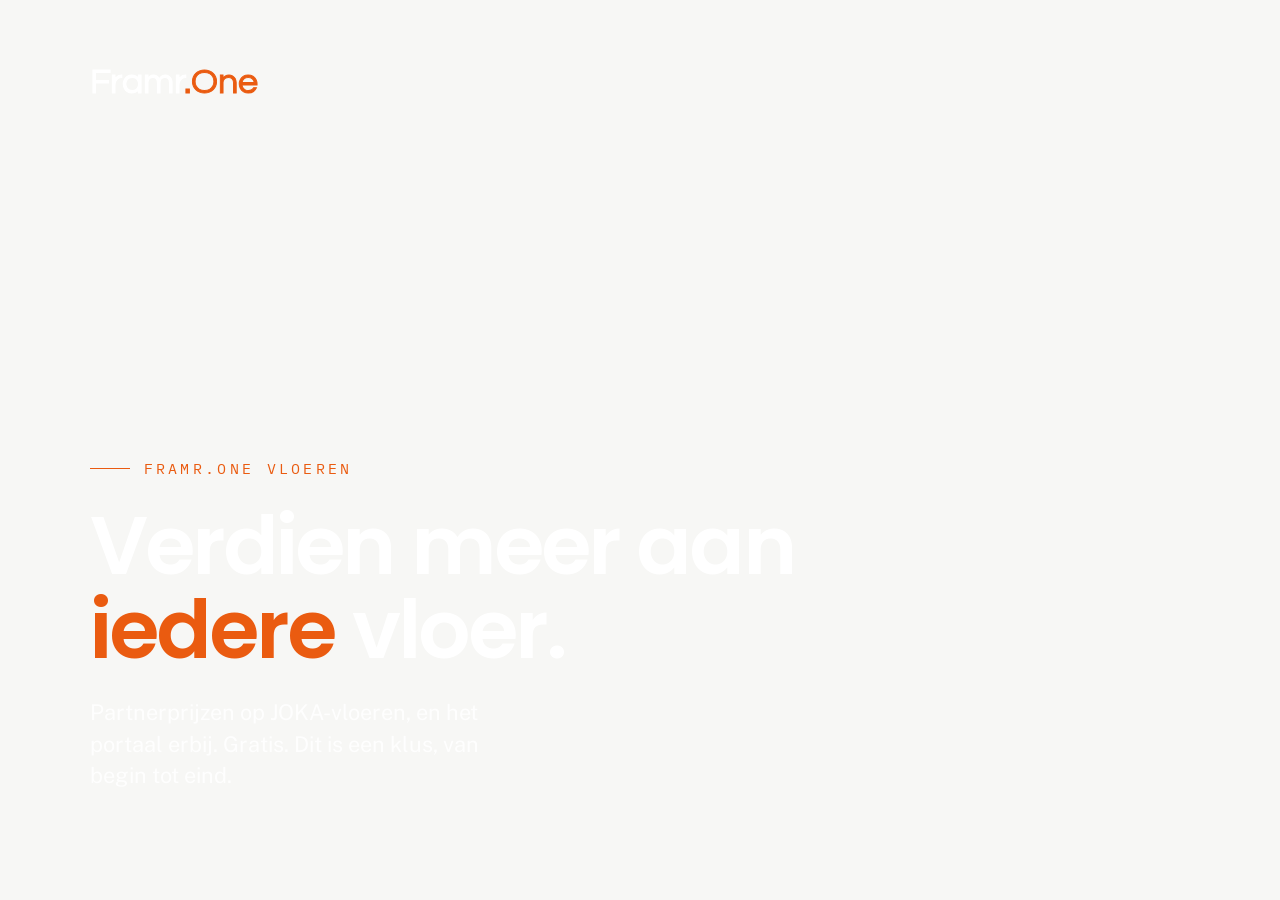
<file: vloeren/film/intro.html>
<!DOCTYPE html>
<html lang="nl">
<head>
<meta charset="utf-8">
<meta name="viewport" content="width=device-width, initial-scale=1">
<title>Framr.One, de film: intro</title>
<meta name="robots" content="noindex, nofollow">
<!-- De intro van de film (25-09-2026): vijf seconden, de vloer van de banner met de regel die Jelle
     wil, verdien meer aan iedere vloer, en dan een overgang naar het portaal. Wordt opgenomen door
     opnemen.mjs; staat nooit als pagina in het menu. De letters komen van Google Fonts, of, bij het
     opnemen, van de lokaal gezette exemplaren. Geen lange streepjes en geen emoji. -->
<link href="https://fonts.googleapis.com/css2?family=Questrial&family=Poppins:wght@400;500;600&family=Public+Sans:wght@400;500&family=IBM+Plex+Mono:wght@400;500&display=swap" rel="stylesheet">
<style>
  :root { --inkt: #14161A; --oranje: #EA5B10; --grond: #F7F7F5; }
  html, body { margin: 0; height: 100%; background: var(--grond); overflow: hidden; }
  .doek { position: fixed; inset: 0; background: var(--inkt) url(../../beeld/vloer-visgraat-licht.jpg) center 42% / cover no-repeat;
          animation: doek-in 1.6s ease both, doek-uit .7s ease 4.6s both; }
  .doek::after { content: ""; position: absolute; inset: 0;
                 background: linear-gradient(to top, rgba(20, 22, 26, .78) 0%, rgba(20, 22, 26, .28) 45%, rgba(20, 22, 26, 0) 75%); }
  .woord { position: absolute; left: 7vw; bottom: 12vh; z-index: 2; color: #fff; max-width: 60vw; }
  .kicker { font-family: 'IBM Plex Mono', monospace; font-size: 15px; letter-spacing: .22em; text-transform: uppercase; color: var(--oranje);
            display: flex; align-items: center; gap: 14px; margin-bottom: 26px; animation: op .8s ease .5s both; }
  .kicker::before { content: ""; width: 40px; height: 1px; background: var(--oranje); }
  h1 { font-family: 'Poppins', sans-serif; font-weight: 600; font-size: clamp(48px, 6.4vw, 96px); line-height: 1.02; letter-spacing: -.035em;
       margin: 0; animation: op 1s cubic-bezier(.2, .7, .2, 1) .9s both; }
  h1 em { font-style: normal; color: var(--oranje); }
  p { font-family: 'Public Sans', sans-serif; font-size: clamp(18px, 1.7vw, 26px); line-height: 1.45; color: rgba(255, 255, 255, .86);
      margin: 26px 0 0; max-width: 34ch; animation: op .9s ease 1.9s both; }
  .merk { position: absolute; left: 7vw; top: 7vh; z-index: 2; font-family: 'Questrial', sans-serif; font-size: 36px; color: #fff;
          -webkit-text-stroke: .026em currentColor; paint-order: stroke fill; animation: op .8s ease .2s both; }
  .merk span { color: var(--oranje); }
  @keyframes op { from { opacity: 0; transform: translateY(26px); } to { opacity: 1; transform: none; } }
  @keyframes doek-in { from { transform: scale(1.06); } to { transform: none; } }
  @keyframes doek-uit { to { opacity: 0; } }
  .uit { position: fixed; inset: 0; background: var(--grond); opacity: 0; animation: wit .7s ease 4.6s both; pointer-events: none; }
  @keyframes wit { to { opacity: 1; } }
</style>
</head>
<body>
<div class="doek"></div>
<div class="merk">Framr<span>.One</span></div>
<div class="woord">
  <div class="kicker">Framr.One Vloeren</div>
  <h1>Verdien meer aan <em>iedere</em> vloer.</h1>
  <p>Partnerprijzen op JOKA-vloeren, en het portaal erbij. Gratis. Dit is een klus, van begin tot eind.</p>
</div>
<div class="uit"></div>
</body>
</html>
</file>
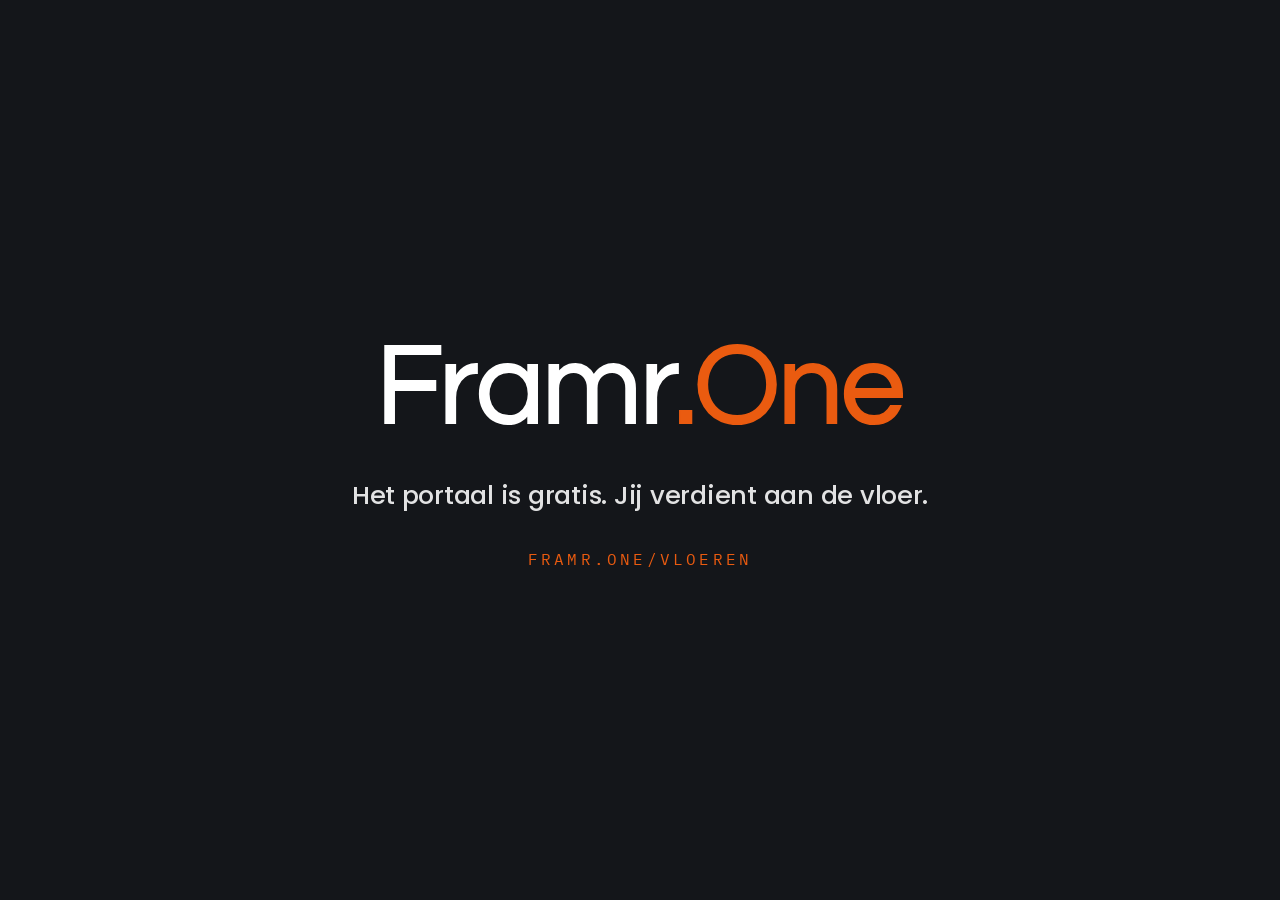
<file: vloeren/film/slot.html>
<!DOCTYPE html>
<html lang="nl">
<head>
<meta charset="utf-8">
<meta name="viewport" content="width=device-width, initial-scale=1">
<title>Framr.One, de film: slot</title>
<meta name="robots" content="noindex, nofollow">
<!-- Het slot van de film (25-09-2026): vier seconden, het woordmerk op de donkere grond en de
     ene zin die overblijft. Wordt opgenomen door opnemen.mjs. Geen lange streepjes en geen emoji. -->
<link href="https://fonts.googleapis.com/css2?family=Questrial&family=Poppins:wght@400;500;600&family=Public+Sans:wght@400;500&family=IBM+Plex+Mono:wght@400;500&display=swap" rel="stylesheet">
<style>
  :root { --inkt: #14161A; --oranje: #EA5B10; --grond: #F7F7F5; }
  html, body { margin: 0; height: 100%; background: var(--inkt); overflow: hidden; color: #fff; }
  .in { position: fixed; inset: 0; background: var(--grond); animation: weg .8s ease both; pointer-events: none; }
  @keyframes weg { to { opacity: 0; } }
  .midden { position: fixed; inset: 0; display: flex; flex-direction: column; align-items: center; justify-content: center; text-align: center; }
  .merk { font-family: 'Questrial', sans-serif; font-size: clamp(64px, 9vw, 140px); letter-spacing: -.015em; line-height: 1;
          -webkit-text-stroke: .018em currentColor; paint-order: stroke fill; animation: op 1s cubic-bezier(.2, .7, .2, 1) .5s both; }
  .merk span { color: var(--oranje); }
  p { font-family: 'Poppins', sans-serif; font-weight: 500; font-size: clamp(20px, 2vw, 30px); letter-spacing: -.01em; margin: 30px 0 0;
      color: rgba(255, 255, 255, .88); animation: op .9s ease 1.2s both; }
  .adres { font-family: 'IBM Plex Mono', monospace; font-size: 16px; letter-spacing: .2em; text-transform: uppercase; color: var(--oranje);
           margin-top: 34px; animation: op .9s ease 1.8s both; }
  @keyframes op { from { opacity: 0; transform: translateY(22px); } to { opacity: 1; transform: none; } }
</style>
</head>
<body>
<div class="midden">
  <div class="merk">Framr<span>.One</span></div>
  <p>Het portaal is gratis. Jij verdient aan de vloer.</p>
  <div class="adres">framr.one/vloeren</div>
</div>
<div class="in"></div>
</body>
</html>
</file>
<file: stijl.css>
/* Framr.One site: de gedeelde stijllaag van de publieke paginas.
   Ontwerpsysteem van Jelle (besluit 21-08-2026): oranje EA5B10 als enige accent,
   inkt op off-white, IBM Plex Mono voor maten en bedragen, de maatlijn als
   visuele taal. Voor de koppen staat hier Poppins in plaats van de Familjen
   Grotesk van het portaal, omdat het merkbeeld ronder is dan die letter; dat is
   het open besluit "typografie site tegenover portaal" uit het masterplan en
   wacht op akkoord van Jelle. */

:root {
  --inkt: #14161A;
  --tekst: #3F464C;
  --label: #5F676E;
  --grond: #F7F7F5;
  --vlak: #FFFFFF;
  --lijn: #DCDCD6;
  --maatlijn: #C2C2BA;
  --oranje: #EA5B10;
  --oranje-donker: #CE4A08;
  --oranje-zacht: #FDEBE0;
  --kop: 'Poppins', 'Familjen Grotesk', 'Helvetica Neue', Arial, sans-serif;
  /* De letter van het woordmerk staat los van de koppen, zodat de keuze uit
     merk-keuze.html hier op een plek landt. */
  /* Gekozen door Jelle op 12-09-2026: Questrial, hoofdletter F, de rest
     klein, en ".one" samen in oranje. Questrial heeft maar een gewicht. */
  --merk: 'Questrial', 'Century Gothic', 'Helvetica Neue', Arial, sans-serif;
  --merk-gewicht: 400;
  /* Jelle wil het woordmerk in de balk lekker groot. */
  --merk-balk: 30px;
  /* Questrial heeft maar een gewicht en leest daardoor dun, vooral klein. De
     dikte komt van een lijn op de letter, wat de vorm van Questrial houdt en
     precies is wat er straks in de getekende SVG gebeurt. */
  --merk-dikte: 0.028em;
  --merk-dikte-groot: 0.018em;
  --lopend: 'Public Sans', 'Helvetica Neue', Arial, sans-serif;
  --mono: 'IBM Plex Mono', 'SFMono-Regular', Consolas, monospace;
  --breed: 1240px;
  --rand: 32px;
}

* { box-sizing: border-box; }

body {
  margin: 0;
  background: var(--grond);
  color: var(--inkt);
  font-family: var(--lopend);
  font-size: 16px;
  line-height: 1.6;
  -webkit-font-smoothing: antialiased;
}

h1, h2, h3, h4 { font-family: var(--kop); line-height: 1.1; margin: 0; letter-spacing: -0.02em; font-weight: 600; }
p { margin: 0; }
img { max-width: 100%; }
a { color: inherit; }

/* De maatlijn: bovenaan een dunne lat die met het scrollen oranje volloopt. */
.meetlat { position: fixed; top: 0; left: 0; right: 0; height: 2px; background: transparent; z-index: 90; }
.meetlat .voortgang { height: 2px; width: 0; background: var(--oranje); transition: width .08s linear; }

/* Balk met het merk, de navigatie en de knop. Ligt over de hero en wordt
   dekkend zodra je voorbij de hero scrolt. */
.balk { position: fixed; top: 0; left: 0; right: 0; z-index: 80; transition: background .25s, border-color .25s, box-shadow .25s; border-bottom: 1px solid transparent; }
.balk.vast, .balk.altijd-vast { background: rgba(247, 247, 245, .92); backdrop-filter: blur(10px); border-bottom-color: var(--lijn); }
.balk-binnen { padding: 16px max(22px, 5.75vw); display: flex; align-items: center; gap: 28px; }

.merk { font-family: var(--merk); font-weight: var(--merk-gewicht); font-size: var(--merk-balk); letter-spacing: -0.01em; -webkit-text-stroke: var(--merk-dikte) currentColor; paint-order: stroke fill; text-decoration: none; color: var(--inkt); white-space: nowrap; }
.merk .een, .merk .punt { color: var(--oranje); }
/* Op de beginpagina draagt de foto het woordmerk al. Twee woordmerken boven
   elkaar is rommelig, dus het merk in de balk komt pas op als je voorbij de
   hero bent. Werkt alleen waar de balk merk-wacht heeft. */
.balk.merk-wacht .merk { opacity: 0; pointer-events: none; transition: opacity .35s ease; }
.balk.merk-wacht.voorbij-hero .merk { opacity: 1; pointer-events: auto; }
/* De punt mag groter dan een leesteken; de schaal staat op een plek. */
.merk .stip, .woordmerk .stip { font-size: var(--stip, 1em); line-height: 0; }

.menu { display: flex; align-items: center; gap: 26px; margin: 0 auto; }
.menu a { font-size: 14.5px; text-decoration: none; color: var(--tekst); white-space: nowrap; padding: 6px 0; border-bottom: 1px solid transparent; }
.menu a:hover { color: var(--inkt); border-bottom-color: var(--oranje); }
.menu a.hier { color: var(--inkt); border-bottom-color: var(--oranje); }

/* Knoppen. De donkere pil is de hoofdknop in de balk, oranje is het accent
   binnen de pagina. */
.knop { display: inline-flex; align-items: center; gap: 10px; font-family: var(--kop); font-weight: 500; font-size: 14.5px; text-decoration: none; padding: 12px 22px; border-radius: 999px; border: 1px solid transparent; transition: background .15s, color .15s, border-color .15s, transform .15s; }
.knop .pijl { transition: transform .15s; }
.knop:hover .pijl { transform: translateX(3px); }
.knop.inkt { background: var(--inkt); color: #fff; }
.knop.inkt:hover { background: #000; }
.knop.oranje { background: var(--oranje); color: #fff; }
.knop.oranje:hover { background: var(--oranje-donker); }
.knop.open { background: transparent; color: var(--inkt); border-color: var(--lijn); }
.knop.open:hover { border-color: var(--inkt); }
.knop.licht { background: rgba(255, 255, 255, .12); color: #fff; border-color: rgba(255, 255, 255, .32); }
.knop.licht:hover { background: rgba(255, 255, 255, .2); }
.knop.groot { font-size: 15.5px; padding: 15px 28px; }

/* Inhoud */
.binnen { max-width: var(--breed); margin: 0 auto; padding: 0 var(--rand); }
section { padding: 132px 0; }
section.lijn-boven { border-top: 1px solid var(--lijn); }
.donker { background: var(--inkt); color: #fff; }
.donker h2, .donker h3 { color: #fff; }
.donker .leidend, .donker .los { color: rgba(255, 255, 255, .72); }

/* Het opschrift boven een sectie, met een maatstreepje ervoor. */
.opschrift { font-family: var(--mono); font-size: 11px; letter-spacing: .2em; text-transform: uppercase; color: var(--oranje); display: flex; align-items: center; gap: 12px; margin-bottom: 18px; }
.opschrift::before { content: ""; width: 28px; height: 1px; background: var(--oranje); flex: none; }

h2 { font-size: clamp(30px, 4.1vw, 52px); max-width: 22ch; letter-spacing: -0.028em; }
h2.wijd { max-width: 30ch; }
.leidend { font-size: 20px; color: var(--tekst); max-width: 54ch; margin-top: 24px; line-height: 1.55; }
.los { font-size: 16.5px; color: var(--tekst); max-width: 62ch; line-height: 1.6; }

/* De vijf pakketten en andere rasters */
.raster { display: grid; gap: 40px; margin-top: 64px; }
.raster.vijf { grid-template-columns: repeat(5, 1fr); gap: 26px; }
.raster.drie { grid-template-columns: repeat(3, 1fr); }
.raster.twee { grid-template-columns: repeat(2, 1fr); }
.vak { padding: 24px 0 0; position: relative; display: flex; flex-direction: column; border-top: 1px solid var(--lijn); }
.vak .nr { font-family: var(--mono); font-size: 10px; letter-spacing: .16em; color: var(--maatlijn); }
.vak h3 { font-family: var(--mono); font-weight: 500; font-size: 12.5px; letter-spacing: .14em; text-transform: uppercase; margin: 14px 0 12px; }
.vak p { font-size: 15px; color: var(--tekst); line-height: 1.6; }
.vak .gratis { font-family: var(--mono); font-size: 10px; letter-spacing: .14em; text-transform: uppercase; color: var(--oranje); margin-top: auto; padding-top: 16px; display: block; }
.vak::before { content: ""; position: absolute; left: 0; right: 0; top: -1px; height: 2px; background: var(--oranje); transform: scaleX(0); transform-origin: left; transition: transform .5s ease; }
.vak.getekend::before { transform: scaleX(1); }

/* Beeldvlak waar een foto van Jelle in komt */
.beeldslot { position: relative; background: var(--vlak); border: 1px solid var(--lijn); border-radius: 18px; overflow: hidden; display: flex; align-items: center; justify-content: center; text-align: center; padding: 28px; min-height: 280px; background-image: repeating-linear-gradient(135deg, transparent 0 14px, rgba(194, 194, 186, .13) 14px 15px); }
.beeldslot .wat { font-family: var(--mono); font-size: 10.5px; letter-spacing: .14em; text-transform: uppercase; color: var(--label); max-width: 26ch; line-height: 1.7; }
.beeldslot .wat b { display: block; color: var(--oranje); margin-bottom: 8px; letter-spacing: .18em; }
.beeldslot.vulling { min-height: 320px; }

/* Twee kolommen: tekst naast beeld */
.duo { display: grid; grid-template-columns: 1fr 1fr; gap: 56px; align-items: center; }
.kopblok { max-width: 900px; margin-bottom: 64px; }
.kopblok .leidend { max-width: 60ch; }
.duo.smal-eerst { grid-template-columns: .9fr 1.1fr; align-items: start; }

/* Lijst met streepjes in de maatlijn-taal */
.punten { list-style: none; margin: 28px 0 0; padding: 0; }
.punten li { position: relative; padding: 14px 0 14px 26px; border-top: 1px solid var(--lijn); font-size: 15.5px; color: var(--tekst); }
.punten li:last-child { border-bottom: 1px solid var(--lijn); }
.punten li::before { content: ""; position: absolute; left: 0; top: 23px; width: 12px; height: 1px; background: var(--oranje); }
.punten li b { color: var(--inkt); font-weight: 600; }
.donker .punten li { border-color: rgba(255, 255, 255, .16); color: rgba(255, 255, 255, .76); }
.donker .punten li b { color: #fff; }

/* Kaart voor een vakgebied of een merk */
.kaart { background: var(--vlak); border: 1px solid var(--lijn); border-radius: 22px; padding: 44px 40px 40px; display: flex; flex-direction: column; }
.kaart.stil { background: transparent; }
.kaart .stand { font-family: var(--mono); font-size: 10.5px; letter-spacing: .16em; text-transform: uppercase; }
.kaart .stand.nu { color: var(--oranje); }
.kaart .stand.later { color: var(--label); }
.kaart h3 { font-size: 31px; margin: 16px 0 14px; letter-spacing: -0.02em; }
.kaart p { font-size: 16px; color: var(--tekst); margin-bottom: 30px; line-height: 1.6; }
.kaart .onderaan { margin-top: auto; }
.kaart .onderaan .gratis { margin-top: 0; padding-top: 0; }

/* De slotoproep */
.slot { text-align: center; padding: 152px 0; }
.slot h2 { margin: 0 auto; max-width: 24ch; }
.slot .leidend { margin: 26px auto 42px; text-align: center; }
.slot .knoppen { display: flex; gap: 12px; justify-content: center; flex-wrap: wrap; }

footer { border-top: 1px solid var(--lijn); padding: 44px 0 56px; }
.voet { display: flex; justify-content: space-between; gap: 32px; flex-wrap: wrap; align-items: flex-start; }
.voet .kolom { display: flex; flex-direction: column; gap: 9px; }
.voet .kop { font-family: var(--mono); font-size: 10.5px; letter-spacing: .16em; text-transform: uppercase; color: var(--label); margin-bottom: 4px; }
.voet a { font-size: 14.5px; color: var(--tekst); text-decoration: none; }
.voet a:hover { color: var(--oranje); }
.voet .fijn { font-family: var(--mono); font-size: 10.5px; letter-spacing: .12em; color: var(--label); text-transform: uppercase; }

@media (max-width: 1060px) {
  .raster.vijf { grid-template-columns: repeat(2, 1fr); }
  .duo, .duo.smal-eerst { grid-template-columns: 1fr; gap: 36px; }
}
@media (max-width: 860px) {
  :root { --rand: 22px; }
  .menu { display: none; }
  .balk .knop { margin-left: auto; }
  .raster.drie { grid-template-columns: 1fr; }
  :root { --merk-balk: 25px; }
  .belofte .leidend { font-size: 19px; }
  .kopblok { margin-bottom: 40px; }
  section { padding: 84px 0; }
}
@media (max-width: 620px) {
  .raster.vijf, .raster.twee { grid-template-columns: 1fr; }
  .slot { padding: 76px 0; }
}
@media (prefers-reduced-motion: reduce) {
  .vak::before { transition: none; transform: scaleX(1); }
  .meetlat .voortgang { transition: none; }
}

/* De hero: het merkbeeld op bannerbreedte, met de belofte eronder in het beeld.
   Het vlak houdt exact de verhouding van de foto (2400 bij 1350), zodat de tekst
   op elke schermbreedte netjes onder het woordmerk in het beeld blijft hangen. */
.hero { position: relative; }
/* Hero zonder beeld. Zodra het nieuwe herobeeld er is wordt dit vlak de
   fotolaag en blijft het tekstblok er ongewijzigd op staan. */
.hero.leeg { padding: 168px 0 116px; }
.hero.leeg .hero-woord { position: static; left: auto; right: auto; top: auto; max-width: 900px; padding: 0 max(22px, 5.75vw); }
.hero.leeg .opschrift { margin: 0 0 16px; }
.hero-beeld { position: relative; width: 100%; aspect-ratio: 2400 / 1350; overflow: hidden; background: var(--grond); }
.hero-beeld > img { display: block; width: 100%; height: 100%; object-fit: cover; }
.hero-woord { position: absolute; left: max(22px, 5.75vw); top: 55.5%; right: max(22px, 5.75vw); max-width: 560px; }
.hero-woord h1 { font-size: clamp(26px, 3.1vw, 44px); max-width: 20ch; letter-spacing: -0.025em; }
.hero-woord h1 .stil { color: var(--label); font-weight: 500; }
.hero-woord .leidend { font-size: clamp(16px, 1.35vw, 19px); margin-top: 22px; max-width: 56ch; }
.hero-woord .knoppen { display: flex; gap: 12px; flex-wrap: wrap; margin-top: 34px; }
.hero.donker-beeld .hero-woord h1, .hero.donker-beeld .hero-woord .leidend { color: #fff; }
.hero.donker-beeld .hero-woord h1 .stil { color: rgba(255, 255, 255, .6); }

/* De strook met drie beelden direct onder de hero, van rand tot rand. */
.strook { display: grid; grid-template-columns: repeat(3, 1fr); gap: 12px; padding: 12px; }
.strook .beeldslot { min-height: 400px; border-radius: 14px; }

/* Een hero met de tekst naast het beeld, voor de vloerenpagina. */
.hero-duo { display: grid; grid-template-columns: 1fr 1fr; min-height: 620px; align-items: stretch; }
.hero-duo .woord { padding: 150px max(22px, 5.75vw) 80px; display: flex; flex-direction: column; justify-content: center; }
.hero-duo .woord h1 { font-size: clamp(30px, 3.9vw, 50px); max-width: 18ch; }
.hero-duo .woord .leidend { margin-top: 22px; }
.hero-duo .woord .knoppen { display: flex; gap: 12px; flex-wrap: wrap; margin-top: 32px; }
.hero-duo .beeld { position: relative; overflow: hidden; background-color: var(--inkt); background-repeat: no-repeat; background-size: 300% auto; background-position: 74% 100%; }
.hero-duo .beeld .maat { position: absolute; left: 22px; bottom: 20px; font-family: var(--mono); font-size: 10.5px; letter-spacing: .16em; color: rgba(255, 255, 255, .66); text-transform: uppercase; }

@media (max-width: 1060px) {
  .strook { grid-template-columns: 1fr; }
  .strook .beeldslot { min-height: 220px; }
  .hero-duo { grid-template-columns: 1fr; min-height: 0; }
  .hero-duo .woord { padding: 130px max(22px, 5.75vw) 56px; }
  .hero-duo .beeld { aspect-ratio: 16 / 10; }
}
@media (max-width: 900px) {
  /* Gestapeld: het beeld als band bovenaan, de belofte eronder. Het beeldvlak
     mag dan niet meer klemmen op de verhouding van de foto, anders valt de
     tekst eronder buiten het vlak weg. */
  .hero-beeld { aspect-ratio: auto; overflow: visible; }
  .hero-beeld > img { height: auto; aspect-ratio: 3 / 2; object-position: 20% center; }
  .hero-woord { position: static; left: auto; right: auto; top: auto; max-width: none; padding: 40px max(22px, 5.75vw) 0; }
  .hero-woord h1 { font-size: clamp(28px, 7vw, 38px); max-width: 24ch; }
  .hero-woord .leidend { font-size: 16px; }
}

/* De belofteband direct onder de hero: het opschrift links, de belofte rechts. */
.belofte { padding: 64px 0 56px; }
.belofte .duo { gap: 40px; align-items: start; }
.belofte .opschrift { margin: 6px 0 0; }
.belofte .leidend { margin-top: 0; font-size: 22px; color: var(--inkt); max-width: 60ch; line-height: 1.5; letter-spacing: -0.01em; }

/* Het woordmerk als tekst in de hero. Staat klaar voor een foto zonder
   woordmerk erin gebakken; zodra die er is gaat dit blok aan in index.html en
   kan het woordmerk in de foto weg. Op kleine maat (de balk) wil het merk een
   zwaardere letter dan op herogrootte, vandaar het eigen gewicht. */
.hero-woord .woordmerk { display: block; font-family: var(--merk); font-weight: var(--merk-gewicht); font-size: clamp(44px, 6.8vw, 98px); line-height: 1; letter-spacing: -0.015em; color: var(--inkt); margin-bottom: 30px; -webkit-text-stroke: var(--merk-dikte-groot) currentColor; paint-order: stroke fill; }
.hero-woord .woordmerk .een { color: var(--oranje); }
.hero.donker-beeld .hero-woord .woordmerk { color: #fff; }
</file>
<file: beginpagina.css>
/* Framr.One, de beginpagina (index.html, sinds 17-10-2026, gegroeid uit voorstel 4). Bouwt op stijl.css voor de
   tokens, het woordmerk en de knoppen; alles hier draagt het voorvoegsel v4-. De sfeer is een
   productfilm: warm bijna-zwart (de kleur van het donkere deel van het openingsbeeld), grote
   rustige letters en materiaal van heel dichtbij. */

:root { --v4-nacht: #1B150F; --v4-wit: #F5F2EC; --v4-zacht: rgba(245, 242, 236, .72); }

body.v4 { background: var(--v4-nacht); color: var(--v4-wit); font-size: 18px; }
/* stijl.css geeft elke section 132 pixels lucht boven en onder; hier bepaalt elke sectie dat zelf. */
.v4 section { padding: 0; }

/* De balk: licht op donker, wordt dekkend zodra je scrolt. */
.v4-balk { position: fixed; top: 0; left: 0; right: 0; z-index: 80; transition: background .3s ease, border-color .3s ease; border-bottom: 1px solid transparent; }
/* Boven een licht vlak wordt de balk licht, met donkere letters. */
.v4-balk.vast.licht { background: rgba(245, 242, 236, .78); border-bottom-color: rgba(20, 22, 26, .08); }
.v4-balk.licht .merk { color: #14161A; }
.v4-balk.licht .v4-menu a { color: #3F464C; }
.v4-balk.vast { background: rgba(27, 21, 15, .72); -webkit-backdrop-filter: saturate(160%) blur(18px); backdrop-filter: saturate(160%) blur(18px); border-bottom-color: rgba(245, 242, 236, .08); }
.v4-balk-binnen { max-width: 1440px; margin: 0 auto; padding: 18px max(24px, 4vw); display: flex; align-items: center; gap: 28px; }
.v4-balk .merk { color: var(--v4-wit); font-size: 26px; }
.v4-menu { margin-left: auto; display: flex; gap: 28px; }
.v4-menu a { color: var(--v4-zacht); text-decoration: none; font-size: 14.5px; transition: color .2s; }
.v4-menu a:hover { color: var(--v4-wit); }

/* 1. De opening: een foto van binnen naar buiten, een schermhoogte, niet vastgezet (Jelle,
   17-10-2026: "het scrollen in het begin niet"). Het grote woordmerk staat in de lucht en komt
   mee als je scrolt (zie beginpagina.js); de rest van de opening scrolt gewoon weg. */
.v4 section.v4-opening { position: relative; height: 100vh; height: 100svh; min-height: 600px; overflow: hidden; }
.v4-beeld { position: absolute; inset: 0; }
.v4-beeld img { position: absolute; inset: 0; width: 100%; height: 100%; object-fit: cover; object-position: 50% 45%; display: block; }
/* Onderaan een verloop naar de paginakleur, alleen waar de tekst staat. */
.v4-beeld::after { content: ""; position: absolute; left: 0; right: 0; bottom: 0; height: 48%; background: linear-gradient(to bottom, rgba(27, 21, 15, 0), rgba(27, 21, 15, .55) 45%, var(--v4-nacht)); pointer-events: none; }

.v4-groot-merk { position: absolute; z-index: 90; left: 0; right: 0; top: 17%; margin: 0 auto; width: fit-content; font-family: var(--merk); font-weight: 400; font-size: clamp(48px, 7.2vw, 128px); line-height: 1; letter-spacing: -0.02em; -webkit-text-stroke: var(--merk-dikte-groot) currentColor; paint-order: stroke fill; color: var(--v4-wit); white-space: nowrap; transform-origin: 0 0; text-shadow: 0 2px 30px rgba(0, 0, 0, .25); }
.v4-groot-merk span { color: var(--oranje); }
.v4-balk.wacht .merk { opacity: 0; }
/* Boven de balk (z-index 80), anders schuift het woordmerk onder het matglas door en wordt het
   wazig. En het merk in de balk met regelhoogte 1, net als het grote, zodat ze precies landen. */
.v4-balk .merk { transition: opacity .2s ease; display: inline-block; line-height: 1; }

.v4-opening-tekst { position: absolute; z-index: 2; left: 0; right: 0; bottom: clamp(48px, 9vh, 110px); text-align: center; padding: 0 24px; }
.v4-opening h1 { margin: 0 auto; font-size: clamp(34px, 4.2vw, 68px); line-height: 1; letter-spacing: -0.04em; font-weight: 600; color: var(--v4-wit); text-wrap: balance; }
.v4-onder { margin: 18px auto 0; font-size: clamp(17px, 1.35vw, 21px); line-height: 1.45; color: var(--v4-zacht); max-width: 40ch; }
.v4-acties { margin-top: 30px; display: flex; flex-wrap: wrap; justify-content: center; align-items: center; gap: 14px 30px; }
.knop.wit { background: var(--v4-wit); color: #14161A; }
.knop.wit:hover { background: #fff; }
.v4-link { color: var(--v4-wit); text-decoration: none; font-family: var(--kop); font-weight: 500; font-size: 16px; }
.v4-link span { display: inline-block; transition: transform .2s; margin-left: 2px; }
.v4-link:hover span { transform: translateX(3px); }
.v4-sfeer { position: absolute; right: max(24px, 4vw); bottom: 22px; z-index: 2; font-family: var(--mono); font-size: 11px; letter-spacing: .14em; text-transform: uppercase; color: rgba(245, 242, 236, .45); }

/* Bij het laden komen het woordmerk en de tekst rustig op; daarna staan ze stil. */
.v4-js .v4-opening-tekst > *, .v4-js .v4-groot-merk { opacity: 0; transition: opacity 1.1s ease; }
.v4-js .v4-opening-tekst > * { transform: translateY(14px); transition: opacity .9s ease .25s, transform .9s cubic-bezier(.2, .7, .2, 1) .25s; }
.v4-js.v4-binnen .v4-groot-merk { opacity: 1; }
.v4-js.v4-binnen .v4-opening-tekst > * { opacity: 1; transform: none; }
.v4-js.v4-binnen .v4-groot-merk.geland { opacity: 0; transition: none; }

/* Wat in beeld komt, komt rustig op: een keer, kort, alleen opacity en een kleine verschuiving. */
.v4-js .v4-op { opacity: 0; transform: translateY(24px); transition: opacity 1s ease, transform 1s cubic-bezier(.2, .7, .2, 1); }
.v4-js .v4-op.zicht { opacity: 1; transform: none; }

.v4 h2 { font-family: var(--kop); font-weight: 600; letter-spacing: -0.045em; line-height: 1; text-wrap: balance; }
/* Het tweede deel van een kop staat op een eigen regel en breekt ook gelijkmatig af. */
.v4 h2 span { display: block; text-wrap: balance; }

/* 2. Het werksysteem: de kop gecentreerd, daaronder het echte portaal groot en recht. */
.v4 section.v4-systeem { padding: clamp(110px, 16vh, 180px) max(24px, 4vw) clamp(90px, 12vh, 140px); }
.v4-kop { text-align: center; max-width: 820px; margin: 0 auto; }
.v4-kop h2 { font-size: clamp(44px, 6.4vw, 104px); color: var(--v4-wit); }
.v4-kop p { margin: 22px auto 0; font-size: clamp(18px, 1.5vw, 23px); line-height: 1.5; color: var(--v4-zacht); max-width: 40ch; }
.v4-kop .v4-link { display: inline-block; margin-top: 22px; color: #FF8A4C; }
/* Het portaal in een laptop: de laptop is een render recht van voren, de schermen zijn echt en
   staan precies in het zwarte vlak (gemeten in de render: links 12,318, boven 9,091, breed
   75,182, hoog 75,253 procent). Het scherm gaat aan als de laptop in beeld komt. */
.v4-laptop { position: relative; margin: clamp(40px, 6vh, 80px) auto 0; max-width: 1320px; transform-origin: 50% 30%; }
/* Het toestel is het eigen blok van de render, zodat de procenten van het scherm alleen over de
   render gaan en niet over de knoppen eronder. */
.v4-laptop-toestel { position: relative; }
.v4-laptop-romp { display: block; width: 100%; height: auto; -webkit-mask-image: linear-gradient(to right, transparent, #000 6%, #000 94%, transparent), linear-gradient(to bottom, transparent, #000 7%, #000 90%, transparent); -webkit-mask-composite: source-in; mask-image: linear-gradient(to right, transparent, #000 6%, #000 94%, transparent), linear-gradient(to bottom, transparent, #000 7%, #000 90%, transparent); mask-composite: intersect; }
.v4-laptop-scherm { position: absolute; left: 12.318%; top: 9.091%; width: 75.182%; height: 75.253%; overflow: hidden; border-radius: .5% / .8%; background: #000; }
.v4-laptop-scherm img { position: absolute; inset: 0; width: 100%; height: 100%; object-fit: cover; object-position: 50% 0; opacity: 0; transition: opacity .9s ease; }
.v4-laptop-scherm img.aan { opacity: 1; }
.v4-js .v4-laptop-scherm { filter: brightness(0); transition: filter 1.4s ease .2s; }
.v4-js .v4-laptop.ingeschakeld .v4-laptop-scherm { filter: none; }
.v4-laptop figcaption { margin-top: 10px; text-align: center; }
.v4-tabs { display: inline-flex; flex-wrap: wrap; justify-content: center; gap: 6px; padding: 5px; border-radius: 999px; background: rgba(245, 242, 236, .06); border: 1px solid rgba(245, 242, 236, .08); }
.v4-tabs button { font-family: var(--kop); font-weight: 500; font-size: 14.5px; color: var(--v4-zacht); background: transparent; border: 0; border-radius: 999px; padding: 9px 18px; cursor: pointer; transition: background .25s, color .25s; }
.v4-tabs button:hover { color: var(--v4-wit); }
.v4-tabs button[aria-selected="true"] { background: var(--v4-wit); color: #14161A; }
.v4-onderschrift { display: block; margin-top: 16px; font-size: 13.5px; color: rgba(245, 242, 236, .45); }

/* Waar Framr.One voor staat: een grote uitspraak en de werkcyclus. Een volle stip is vandaag in
   het portaal, een open stip is de richting. De stippen komen een voor een op als de rij in beeld
   komt. */
.v4 section.v4-visie { padding: clamp(110px, 16vh, 190px) max(24px, 4vw) clamp(90px, 12vh, 150px); }
.v4-visie-binnen { max-width: 1180px; margin: 0 auto; text-align: center; }
.v4-label.licht { color: rgba(245, 242, 236, .55); }
.v4-visie h2 { margin-top: 20px; font-size: clamp(40px, 5.6vw, 92px); color: var(--v4-wit); }
.v4-visie h2 span { color: #A39A8E; }
.v4-visie-zin { margin: 30px auto 0; font-size: clamp(18px, 1.5vw, 22px); line-height: 1.55; color: var(--v4-zacht); max-width: 50ch; }
.v4-cyclus { list-style: none; margin: clamp(56px, 8vh, 90px) 0 0; padding: 0; display: grid; grid-template-columns: repeat(10, minmax(0, 1fr)); position: relative; }
.v4-cyclus::before { content: ""; position: absolute; left: 5%; right: 5%; top: 7px; height: 1px; background: rgba(245, 242, 236, .16); }
.v4-cyclus li { position: relative; display: flex; flex-direction: column; align-items: center; gap: 16px; font-size: 14.5px; color: rgba(245, 242, 236, .5); }
.v4-cyclus li i { width: 15px; height: 15px; border-radius: 50%; border: 1.5px solid rgba(245, 242, 236, .4); background: var(--v4-nacht); }
.v4-cyclus li.er { color: var(--v4-wit); }
.v4-cyclus li.er i { background: var(--oranje); border-color: var(--oranje); }
.v4-js .v4-cyclus li { opacity: 0; transform: translateY(10px); transition: opacity .6s ease, transform .6s cubic-bezier(.2, .7, .2, 1); }
.v4-js .v4-cyclus.zicht li { opacity: 1; transform: none; }
.v4-legenda { margin-top: 34px; display: flex; flex-wrap: wrap; justify-content: center; gap: 8px 28px; font-size: 14px; color: rgba(245, 242, 236, .5); }
.v4-legenda span { display: flex; align-items: center; gap: 9px; }
.v4-legenda i { width: 9px; height: 9px; border-radius: 50%; border: 1.5px solid rgba(245, 242, 236, .4); }
.v4-legenda i.vol { background: var(--oranje); border-color: var(--oranje); }

/* Een basis met een module per vak. */
.v4 section.v4-modules { padding: clamp(80px, 12vh, 140px) max(24px, 4vw) clamp(110px, 16vh, 180px); }
.v4-modules-binnen { max-width: 1180px; margin: 0 auto; display: grid; grid-template-columns: minmax(0, 7fr) minmax(0, 5fr); gap: 64px; align-items: end; }
.v4-modules h2 { font-size: clamp(36px, 4.4vw, 72px); color: var(--v4-wit); }
.v4-modules h2 span { color: #A39A8E; }
.v4-modules-kop p { margin-top: 24px; font-size: 19px; line-height: 1.55; color: var(--v4-zacht); max-width: 46ch; }
.v4-vakken { list-style: none; margin: 0; padding: 0; }
.v4-vakken li { display: flex; flex-wrap: wrap; justify-content: space-between; align-items: baseline; gap: 6px 16px; padding: 20px 0; border-bottom: 1px solid rgba(245, 242, 236, .12); }
.v4-vakken li:first-child { border-top: 1px solid rgba(245, 242, 236, .12); }
.v4-vakken b { font-family: var(--kop); font-weight: 600; font-size: 26px; letter-spacing: -0.02em; color: var(--v4-wit); white-space: nowrap; }
.v4-vakken li.stil b { color: #A39A8E; }
.v4-stand { display: flex; align-items: center; gap: 9px; font-size: 14.5px; color: var(--v4-zacht); white-space: nowrap; }
.v4-stand i { width: 8px; height: 8px; border-radius: 50%; border: 1.5px solid rgba(245, 242, 236, .45); }
.v4-stand i.aan { background: var(--oranje); border-color: var(--oranje); }

/* 3. Gratis: het enige lichte vlak. */
.v4 section.v4-gratis { background: var(--v4-wit); color: #14161A; padding: clamp(100px, 15vh, 170px) max(24px, 4vw); }
.v4-gratis-binnen { max-width: 1180px; margin: 0 auto; display: grid; grid-template-columns: 6fr 5fr; gap: clamp(40px, 7vw, 110px); align-items: start; }
.v4-gratis h2 { margin-top: 18px; font-size: clamp(34px, 3.6vw, 58px); line-height: 1.04; color: #14161A; }
.v4-gratis h2 span { color: #8A847B; }
.v4-gratis-kop > p:not(.v4-label) { margin-top: 26px; font-size: clamp(17px, 1.3vw, 19px); line-height: 1.6; color: #3F464C; max-width: 46ch; }
/* De drie posten: wat het werksysteem, het materiaal en het bestellen kosten. */
.v4-kosten { margin: 0; padding-top: 6px; }
.v4-kosten div { display: grid; grid-template-columns: 150px minmax(0, 1fr); gap: 20px; padding: 24px 0; border-top: 1px solid rgba(20, 22, 26, .12); }
.v4-kosten div:last-child { border-bottom: 1px solid rgba(20, 22, 26, .12); }
.v4-kosten dt { font-family: var(--mono); font-size: 12px; letter-spacing: .14em; text-transform: uppercase; color: #6B645B; padding-top: 6px; }
.v4-kosten dd { margin: 0; font-size: 16px; line-height: 1.55; color: #3F464C; }
.v4-kosten dd b { display: block; font-family: var(--kop); font-weight: 600; font-size: 21px; letter-spacing: -0.01em; color: #14161A; margin-bottom: 4px; }
.v4-feiten { list-style: none; margin: 34px 0 0; padding: 0; display: flex; flex-wrap: wrap; justify-content: center; gap: 10px 34px; font-size: 16px; color: #3F464C; }
.v4-feiten li { display: flex; align-items: center; gap: 10px; }
.v4-feiten li::before { content: ""; width: 7px; height: 7px; border-radius: 50%; background: var(--oranje); }

/* 4. Vloeren: het sfeerbeeld schermvullend, de tekst op de stille muur rechts. */
.v4 section.v4-vloeren { position: relative; min-height: 100vh; min-height: 100svh; overflow: hidden; background: #E9DFD1; display: flex; align-items: center; padding: 104px 0 72px; }
.v4-vloeren-beeld { position: absolute; inset: -8% 0 -8% 0; }
.v4-vloeren-beeld img { display: block; width: 100%; height: 100%; object-fit: cover; object-position: 40% 50%; }
/* De tekst staat op een eigen lichte kaart op de foto (Jelle, 17-10-2026: de tekst liep in elkaar). */
.v4-vloeren-tekst { position: relative; z-index: 2; margin: 0 max(24px, 5vw) 0 auto; width: min(540px, max(42vw, 440px)); padding: 44px 44px 40px; border-radius: 24px; background: rgba(245, 242, 236, .9); -webkit-backdrop-filter: blur(16px) saturate(140%); backdrop-filter: blur(16px) saturate(140%); box-shadow: 0 30px 80px rgba(40, 28, 16, .18); color: #14161A; }
/* Een zachte waas in de kleur van de muur, alleen achter de tekst: zo blijft hij leesbaar waar
   hij over de vloer valt, zonder het hele beeld te dempen. */
.v4-label { font-family: var(--mono); font-size: 12px; letter-spacing: .14em; text-transform: uppercase; color: #4A3F33; }
.v4-vloeren h2 { margin-top: 16px; font-size: clamp(34px, 3.3vw, 54px); line-height: 1.04; color: #14161A; }
/* De prijs uit elkaar: een balk met de partnerprijs en jouw marge, daaronder wat samen jouw prijs is. */
.v4-prijs { margin: 28px 0 0; }
.v4-prijs-balk { display: flex; height: 46px; border-radius: 10px; overflow: hidden; font-family: var(--mono); font-size: 11.5px; letter-spacing: .12em; text-transform: uppercase; }
.v4-prijs-balk span { display: flex; align-items: center; padding: 0 12px; color: #F5F2EC; white-space: nowrap; }
.v4-prijs-balk .in { flex: 68 1 0; background: #2A2420; }
.v4-prijs-balk .marge { flex: 32 1 0; background: var(--oranje); justify-content: center; }
.v4-prijs-totaal { position: relative; height: 12px; margin-top: 8px; border: 1px solid rgba(20, 22, 26, .35); border-top: 0; border-radius: 0 0 4px 4px; }
.v4-prijs-totaal span { position: absolute; left: 50%; top: 100%; transform: translate(-50%, 6px); padding: 0 8px; font-family: var(--mono); font-size: 11.5px; letter-spacing: .12em; text-transform: uppercase; color: #14161A; white-space: nowrap; }
.v4-prijs dl { margin: 40px 0 0; }
.v4-prijs dl div { display: grid; grid-template-columns: 122px minmax(0, 1fr); gap: 12px; padding: 11px 0; border-top: 1px solid rgba(20, 22, 26, .1); }
.v4-prijs dt { display: flex; align-items: center; gap: 9px; font-family: var(--kop); font-weight: 600; font-size: 15.5px; color: #14161A; align-self: start; padding-top: 1px; }
.v4-prijs dt i { flex: none; width: 10px; height: 10px; border-radius: 3px; }
.v4-prijs dt i.in { background: #2A2420; }
.v4-prijs dt i.marge { background: var(--oranje); }
.v4-prijs dt i.uit { border: 1.5px solid #14161A; }
.v4-prijs dd { margin: 0; font-size: 15.5px; line-height: 1.5; color: #3A3530; }
.v4-vloeren-tekst > p:not(.v4-label) { margin-top: 18px; font-size: 17.5px; line-height: 1.55; color: #3A3530; }
/* op-licht en niet donker: stijl.css kent .donker al als donker vlak. */
.v4-feiten.op-licht { justify-content: flex-start; color: #3A3530; font-size: 15.5px; margin: 22px 0 26px; flex-direction: column; gap: 6px; }
.v4-sfeer.op-licht { color: rgba(20, 22, 26, .5); }

/* 5. Het slot: het beeldmerk als object rechts, de uitnodiging links. */
.v4 section.v4-slot { position: relative; min-height: 100vh; min-height: 100svh; overflow: hidden; display: flex; align-items: center; }
.v4-slot-beeld { position: absolute; inset: 0; }
.v4-slot-beeld img { display: block; width: 100%; height: 100%; object-fit: cover; object-position: 70% 50%; }
.v4-slot-tekst { position: relative; z-index: 2; width: min(560px, 44vw); margin-left: max(24px, 7vw); }
.v4-slot h2 { font-size: clamp(44px, 5.6vw, 92px); color: var(--v4-wit); }
.v4-slot-tekst > p { margin-top: 22px; font-size: 19px; line-height: 1.55; color: var(--v4-zacht); max-width: 38ch; }
.v4-acties.links { justify-content: flex-start; }
.v4-contact { margin-top: 40px !important; font-size: 15.5px !important; color: rgba(245, 242, 236, .6) !important; display: flex; flex-wrap: wrap; gap: 6px 18px; }
.v4-contact a { color: var(--v4-wit); text-decoration: none; font-family: var(--mono); font-size: 15px; border-bottom: 1px solid var(--oranje); }

.v4-voet { padding: 72px 0 48px; border-top: 1px solid rgba(245, 242, 236, .08); }
.v4-voet-binnen { max-width: 1440px; margin: 0 auto; padding: 0 max(24px, 4vw); display: grid; grid-template-columns: 2fr 1fr 1fr 1fr; gap: 32px; font-size: 14.5px; color: rgba(245, 242, 236, .5); }
.v4-voet .merk { color: var(--v4-wit); font-size: 22px; }
.v4-voet-merk p { margin-top: 10px; }
.v4-voet-kolom { display: flex; flex-direction: column; align-items: flex-start; gap: 10px; }
.v4-voet-kolom b { font-family: var(--mono); font-weight: 400; font-size: 12px; letter-spacing: .14em; text-transform: uppercase; color: rgba(245, 242, 236, .42); margin-bottom: 4px; }
.v4-voet-kolom a { color: rgba(245, 242, 236, .78); text-decoration: none; transition: color .2s; }
.v4-voet-kolom a:hover { color: var(--v4-wit); }
/* De wettelijke regel, zodra Jelle bedrijfsnaam, KvK-nummer, btw-id, voorwaarden en privacy aanlevert. */
.v4-wettelijk { grid-column: 1 / -1; margin-top: 32px; padding-top: 24px; border-top: 1px solid rgba(245, 242, 236, .08); display: flex; flex-wrap: wrap; gap: 8px 28px; font-size: 13px; }


/* Op een tablet passen tien stappen niet op een rij: twee rijen van vijf, zonder de lijn. */
@media (max-width: 1000px) {
  .v4-cyclus { grid-template-columns: repeat(5, minmax(0, 1fr)); row-gap: 34px; }
  .v4-cyclus::before { display: none; }
}

@media (max-width: 700px) {
  .v4-groot-merk { top: 22%; font-size: clamp(44px, 13vw, 64px); }
  /* Op een smal scherm de molen en een kozijn in beeld, zodat je ziet dat je van binnen naar buiten kijkt. */
  .v4-beeld img { object-position: 64% 50%; }
  .v4-opening h1 { font-size: clamp(32px, 9.5vw, 44px); }
  .v4-tabs { flex-wrap: nowrap; gap: 0; padding: 4px; max-width: 100%; }
  /* Op een telefoon de tien stappen als twee rijtjes onder elkaar, de stip voor het woord. */
  .v4-cyclus { grid-template-columns: repeat(2, minmax(0, 1fr)); grid-template-rows: repeat(5, auto); grid-auto-flow: column; gap: 18px 16px; width: fit-content; margin-left: auto; margin-right: auto; }
  .v4-cyclus li { flex-direction: row; gap: 12px; font-size: 15px; }
  .v4-modules-binnen { grid-template-columns: minmax(0, 1fr); gap: 40px; }
  .v4-vakken b { font-size: 22px; }
  .v4-voet-binnen { grid-template-columns: 1fr 1fr; gap: 36px 24px; }
  .v4-voet-merk { grid-column: 1 / -1; }
  .v4-tabs button { padding: 8px 10px; font-size: 13px; }
  .v4-menu { gap: 20px; }
  /* Op een telefoon loopt het beeld over in de tekst (Jelle, 17-10-2026: "dat een beetje in elkaar
     laten overgaan"): het beeld vult de bovenkant en vloeit onderaan weg in de kleur van het vlak, en
     de tekst begint in dat laatste stuk, waar het beeld al rustig is. */
  .v4 section.v4-vloeren, .v4 section.v4-slot { display: block; min-height: 0; }
  .v4 section.v4-vloeren { background: var(--v4-wit); padding: 0; }
  .v4 section.v4-slot { background: var(--v4-nacht); }
  .v4-vloeren-beeld, .v4-slot-beeld { position: relative; inset: auto; height: 70vh; height: 70svh; overflow: visible; }
  /* Het verloop loopt twee pixels onder het beeld door: anders blijft de onderste rij van de foto als een randje zichtbaar. */
  .v4-vloeren-beeld::after, .v4-slot-beeld::after { content: ""; position: absolute; left: 0; right: 0; bottom: -2px; height: 46%; pointer-events: none; }
  .v4-vloeren-beeld::after { background: linear-gradient(to bottom, rgba(245, 242, 236, 0), rgba(245, 242, 236, .8) 58%, #F5F2EC 94%); }
  .v4-slot-beeld::after { background: linear-gradient(to bottom, rgba(27, 21, 15, 0), rgba(27, 21, 15, .8) 58%, #1B150F 94%); }
  .v4-vloeren-tekst, .v4-slot-tekst { width: auto; margin: -15vh 0 0; margin-top: -15svh; padding: 0 24px 72px; }
  /* Bij Vloeren gaat het om de vloer: daar vloeit het beeld korter weg, zodat de visgraat in beeld blijft. */
  .v4-vloeren-beeld::after { height: 34%; }
  .v4-vloeren-tekst { margin-top: -10vh; margin-top: -10svh; }
  .v4-vloeren-beeld img { object-position: 30% 50%; }
  .v4-vloeren-tekst { background: none; border-radius: 0; box-shadow: none; -webkit-backdrop-filter: none; backdrop-filter: none; }
  .v4-gratis-binnen { grid-template-columns: minmax(0, 1fr); gap: 44px; }
  .v4-kosten div { grid-template-columns: minmax(0, 1fr); gap: 6px; }
  .v4-vloeren .v4-sfeer { top: 20px; bottom: auto; }
  /* De F met de oranje stip helemaal in beeld. */
  .v4-slot-beeld img { object-position: 86% 50%; }
}

/* De krapste telefoons (320 breed): de vier knoppen passen nog op een rij. */
@media (max-width: 360px) {
  .v4-tabs button { padding: 8px 7px; font-size: 12px; }
}

/* Zonder beweging (instelling van het apparaat) blijft het woordmerk in de lucht staan en staat
   het merk in de balk er meteen; het script doet dan niets. */
</file>
<file: voorstel-2.css>
/* Framr.One, tweede voorstel voor de beginpagina (16-10-2026).
   De brief staat in ontwerpen/beginpagina-brief.md. Zelfde ontwerpsysteem als de rest van
   de site (stijl.css: oranje EA5B10 als enig accent, inkt op off-white, Poppins, Public Sans,
   IBM Plex Mono, het woordmerk in Questrial); daarbovenop diepte, beweging en twee donkere
   platen. Alles wat beweegt doet dat met transform, opacity of clip-path, aangestuurd door
   voorstel-2.js. Zonder beweging (de instelling van het apparaat) staat alles in zijn
   eindstand en vervallen de vastgezette scrollstukken. Eigen voorvoegsel v2- op alle
   klassen. */

:root {
  --nacht: #0F1114;
  --nacht-vlak: #171A1F;
  --licht: #F2F1EC;
  --licht-zacht: rgba(242, 241, 236, .68);
  --oranje-op-nacht: #FF8A4C;
  --schaduw-ver: 0 40px 90px -30px rgba(20, 22, 26, .34), 0 0 0 1px rgba(20, 22, 26, .07);
  --schaduw-dicht: 0 22px 50px -18px rgba(20, 22, 26, .30), 0 0 0 1px rgba(20, 22, 26, .08);
}

.v2 section { padding: 0; }
.v2 h2 { font-size: clamp(32px, 4.2vw, 60px); letter-spacing: -0.032em; max-width: 18ch; text-wrap: balance; }
.v2-stil { color: var(--label); font-weight: 500; }
.v2-lead { font-size: clamp(17px, 1.4vw, 21px); color: var(--tekst); line-height: 1.55; max-width: 46ch; margin-top: 22px; text-wrap: pretty; }
.v2-klein { font-family: var(--mono); font-size: 11px; letter-spacing: .16em; text-transform: uppercase; color: var(--label); }
.v2-plak { position: sticky; top: 0; height: 100vh; height: 100svh; overflow: hidden; }
.v2-binnen { max-width: 1320px; margin: 0 auto; padding: 0 max(22px, 4.5vw); }
.v2-onderschrift { position: absolute; right: max(22px, 4.5vw); bottom: 22px; font-family: var(--mono); font-size: 10.5px; letter-spacing: .16em; text-transform: uppercase; color: var(--label); display: flex; align-items: center; gap: 10px; }
.v2-onderschrift::before { content: ""; width: 22px; height: 1px; background: var(--maatlijn); }

/* De balk: menu met een uitklap voor de modules, rechts inloggen en de actie. */
.v2-menu .v2-groep { position: relative; }
.v2-groep-knop { font: inherit; font-size: 14.5px; color: var(--tekst); background: none; border: 0; border-bottom: 1px solid transparent; padding: 6px 0; cursor: pointer; display: inline-flex; align-items: center; gap: 7px; }
.v2-groep-knop:hover, .v2-groep:focus-within .v2-groep-knop { color: var(--inkt); border-bottom-color: var(--oranje); }
.v2-pijltje { width: 7px; height: 7px; border-right: 1.5px solid currentColor; border-bottom: 1.5px solid currentColor; transform: translateY(-2px) rotate(45deg); }
.v2-uitklap { position: absolute; top: calc(100% + 12px); left: -18px; min-width: 250px; background: var(--vlak); border: 1px solid var(--lijn); border-radius: 14px; padding: 8px; box-shadow: var(--schaduw-dicht); opacity: 0; visibility: hidden; transform: translateY(-6px); transition: opacity .18s, transform .18s, visibility .18s; }
.v2-groep:hover .v2-uitklap, .v2-groep:focus-within .v2-uitklap, .v2-groep.open .v2-uitklap { opacity: 1; visibility: visible; transform: none; }
.v2-uitklap::before { content: ""; position: absolute; left: 0; right: 0; top: -14px; height: 14px; }
.menu .v2-uitklap a { display: flex; justify-content: space-between; align-items: center; gap: 18px; padding: 11px 12px; border-radius: 9px; border: 0; color: var(--inkt); }
.menu .v2-uitklap a:hover { background: var(--grond); border: 0; }
.v2-uitklap b { font-family: var(--kop); font-weight: 500; font-size: 15px; }
.v2-uitklap span { font-family: var(--mono); font-size: 10px; letter-spacing: .14em; text-transform: uppercase; color: var(--label); }
.v2-uitklap span.nu { color: var(--oranje); }
.v2-rechts { display: flex; align-items: center; gap: 20px; }
.v2-rechts .knop { white-space: nowrap; }
.v2-inloggen { font-size: 14.5px; color: var(--tekst); text-decoration: none; white-space: nowrap; }
.v2-inloggen:hover { color: var(--inkt); }

/* 1. De opening: de echte schermen als explosietekening. */
.v2-hero { height: 320vh; position: relative; }
.v2-hero .v2-plak { background: var(--grond); }
.v2-raster { position: absolute; inset: 0; background-image: linear-gradient(to right, rgba(20, 22, 26, .055) 1px, transparent 1px), linear-gradient(to bottom, rgba(20, 22, 26, .055) 1px, transparent 1px); background-size: 56px 56px; -webkit-mask-image: radial-gradient(ellipse 70% 60% at 50% 62%, #000 20%, transparent 78%); mask-image: radial-gradient(ellipse 70% 60% at 50% 62%, #000 20%, transparent 78%); }
.v2-gloed { position: absolute; inset: 0; background: radial-gradient(circle at 74% 74%, rgba(234, 91, 16, .11), transparent 42%), radial-gradient(circle at 18% 90%, rgba(234, 91, 16, .06), transparent 38%); pointer-events: none; }
.v2-hero-tekst { position: relative; z-index: 3; max-width: 1320px; margin: 0 auto; padding: clamp(118px, 15vh, 160px) max(22px, 4.5vw) 0; }
.v2-hero h1 { font-size: clamp(42px, 5.6vw, 92px); line-height: .98; letter-spacing: -0.042em; max-width: 13ch; text-wrap: balance; }
.v2-hero h1 .v2-stil { color: var(--label); }
.v2-hero .v2-lead { max-width: 44ch; }
.v2-knoppen { display: flex; flex-wrap: wrap; gap: 12px; margin-top: 34px; }
.v2-scene { position: absolute; left: 0; right: 0; top: 26vh; bottom: -40vh; perspective: 2200px; perspective-origin: 50% 0%; display: flex; justify-content: center; align-items: flex-start; pointer-events: none; z-index: 2; }
.v2-stapel { position: relative; width: min(1180px, 86vw); aspect-ratio: 1440 / 900; transform-style: preserve-3d; transform-origin: 50% 40%; }
.v2-basis { position: absolute; inset: 0; border-radius: 14px; overflow: hidden; background: #FCFCFD; box-shadow: var(--schaduw-ver); }
.v2-basis img { position: absolute; inset: 0; width: 100%; height: 100%; display: block; }
.v2-basis .vol { opacity: 0; }
.v2-hero.rust .v2-basis .vol { opacity: 1; }
.v2-hero.rust .v2-deel { visibility: hidden; }
.v2-hero.rust .v2-stapel { transform-style: flat; }
.v2-deel { position: absolute; --hoog: 1; }
.v2-deel img { display: block; width: 100%; height: 100%; border-radius: calc(var(--hoog) * 10px); background: #FCFCFD; box-shadow: 0 calc(var(--hoog) * 26px) calc(var(--hoog) * 50px) calc(var(--hoog) * -18px) rgba(20, 22, 26, calc(var(--hoog) * .32)), 0 0 0 1px rgba(20, 22, 26, calc(var(--hoog) * .1)); }
.v2-anker, .v2-punt { position: absolute; left: 0; top: 0; width: 1px; height: 1px; pointer-events: none; }
.v2-maten { position: absolute; inset: 0; width: 100%; height: 100%; z-index: 4; pointer-events: none; overflow: visible; }
.v2-maten .val { stroke: var(--oranje); stroke-width: 1.3; stroke-dasharray: 4 5; fill: none; }
.v2-maten .voet { fill: var(--oranje); }
.v2-maten .kaartje rect { fill: var(--inkt); }
.v2-maten .kaartje.landt rect { fill: var(--oranje); }
.v2-maten .kaartje text { font-family: var(--mono); font-size: 11.5px; letter-spacing: .14em; fill: #fff; text-transform: uppercase; }
.v2-maten .kaartje .nr { fill: rgba(255, 255, 255, .55); }

/* 2. Het project: een klus loopt door het systeem (de piek). */
.v2-keten { height: 400vh; position: relative; border-top: 1px solid var(--lijn); }
.v2-keten .v2-plak { display: flex; align-items: center; }
.v2-keten-binnen { width: 100%; max-width: 1320px; margin: 0 auto; padding: 64px max(22px, 4.5vw) 0; display: grid; grid-template-columns: minmax(300px, .6fr) minmax(0, 1.4fr); gap: clamp(28px, 3.6vw, 64px); align-items: center; }
.v2-keten h2 { font-size: clamp(30px, 3.4vw, 50px); }

/* De drie hoofdstukken met hun stappen; elke stap is een knop die naar die stap scrolt. */
.v2-hoofdstukken { list-style: none; margin: 30px 0 0; padding: 0; }
.v2-hoofdstukken > li { padding: 12px 0 8px; border-top: 1px solid var(--lijn); }
.v2-hoofdstukken .kop { display: block; font-family: var(--mono); font-size: 10.5px; letter-spacing: .18em; text-transform: uppercase; color: var(--maatlijn); margin-bottom: 4px; transition: color .25s; }
.v2-hoofdstukken > li.aan .kop { color: var(--oranje); }
.v2-hoofdstukken ol { list-style: none; margin: 0; padding: 0; }
.v2-stap { width: 100%; display: grid; grid-template-columns: 30px minmax(0, 1fr); column-gap: 6px; align-items: baseline; text-align: left; background: none; border: 0; padding: 5px 0; font: inherit; color: var(--label); cursor: pointer; transition: color .2s; }
.v2-stap:hover { color: var(--inkt); }
.v2-stap:focus-visible { outline: 2px solid var(--oranje); outline-offset: 3px; border-radius: 4px; }
.v2-stap .nr { font-family: var(--mono); font-size: 10.5px; letter-spacing: .14em; color: var(--maatlijn); }
.v2-stap b { font-family: var(--kop); font-weight: 500; font-size: 16px; }
.v2-stap .uitleg { grid-column: 2; font-size: 14.5px; line-height: 1.5; color: var(--tekst); display: none; padding-top: 2px; }
.v2-stap.gedaan { color: var(--tekst); }
.v2-stap.gedaan .nr { color: var(--inkt); }
.v2-stap.aan { color: var(--inkt); }
.v2-stap.aan .nr { color: var(--oranje); }
.v2-stap.aan .uitleg { display: block; }

/* Het scherm: een tegelijk, plat en op ware scherpte. De kaart centreert zonder transform. */
.v2-dek { position: relative; height: min(74vh, 700px); }
.v2-kaart { position: absolute; left: 0; right: 0; top: 0; bottom: 0; margin: auto; width: fit-content; height: fit-content; max-width: 100%; opacity: 0; }
.v2-kaart-vel { position: relative; display: block; border-radius: 12px; background: #FCFCFD; box-shadow: var(--schaduw-ver); }
.v2-kaart img { display: block; width: 100%; height: auto; border-radius: 12px; }
.v2-ring { position: absolute; border: 2px solid var(--oranje); border-radius: 8px; box-shadow: 0 0 0 5px rgba(234, 91, 16, .14); opacity: var(--ring, 0); pointer-events: none; }
.v2-ring em { position: absolute; right: -2px; bottom: calc(100% + 7px); font-style: normal; font-family: var(--mono); font-size: 10.5px; letter-spacing: .14em; text-transform: uppercase; white-space: nowrap; color: #fff; background: var(--oranje); border-radius: 999px; padding: 5px 10px; }
.v2-uitpunt { position: absolute; pointer-events: none; }
.v2-pakket { position: absolute; left: 0; top: 0; z-index: 5; display: inline-flex; align-items: center; gap: 9px; padding: 8px 14px 8px 11px; border-radius: 999px; background: var(--inkt); color: #fff; font-family: var(--mono); font-size: 12px; letter-spacing: .04em; white-space: nowrap; box-shadow: 0 14px 30px -12px rgba(20, 22, 26, .5); pointer-events: none; opacity: 0; }
.v2-pakket i { width: 8px; height: 8px; border-radius: 50%; background: var(--oranje); box-shadow: 0 0 0 4px rgba(234, 91, 16, .25); }
.v2-ketenlijn { position: absolute; inset: 0; width: 100%; height: 100%; pointer-events: none; z-index: 4; overflow: visible; }
.v2-ketenlijn path { fill: none; stroke: var(--oranje); stroke-width: 1.4; stroke-dasharray: 4 5; }

/* 3. Basis en modules: de basis onderin, de modules komen er een voor een op. Alles is tekst
   en staat in rust zonder transform, dus altijd scherp. */
.v2-modules { height: 240vh; position: relative; border-top: 1px solid var(--lijn); }
.v2-modules .v2-plak { display: flex; align-items: center; }
.v2-modules-binnen { width: 100%; max-width: 1320px; margin: 0 auto; padding: 64px max(22px, 4.5vw) 0; display: grid; grid-template-columns: minmax(280px, .72fr) minmax(0, 1.28fr); gap: clamp(28px, 4vw, 72px); align-items: center; }
.v2-modules h2 { font-size: clamp(30px, 3.4vw, 50px); max-width: 15ch; }
.v2-zacht { color: var(--label); font-size: clamp(15px, 1.15vw, 17px); }
.v2-bouwwerk { display: grid; gap: 14px; }
.v2-sleuven { display: grid; grid-template-columns: repeat(3, minmax(0, 1fr)); gap: 14px; align-items: end; }
.v2-mod { position: relative; border-radius: 18px; padding: 20px 22px 22px; min-height: 196px; display: flex; flex-direction: column; opacity: 0; }
.v2-mod .stand, .v2-basisplaat .stand { font-family: var(--mono); font-size: 10.5px; letter-spacing: .16em; text-transform: uppercase; display: flex; align-items: center; gap: 8px; }
.v2-mod .stand::before { content: ""; width: 7px; height: 7px; border-radius: 50%; box-shadow: inset 0 0 0 1px currentColor; }
.v2-mod h3 { font-size: clamp(22px, 1.9vw, 28px); letter-spacing: -0.02em; margin: 14px 0 12px; }
.v2-mod ul { list-style: none; margin: 0; padding: 0; display: grid; gap: 7px; }
.v2-mod li, .v2-mod p { font-size: 14.5px; line-height: 1.45; }
.v2-mod li { display: flex; gap: 9px; }
.v2-mod li::before { content: ""; flex: none; width: 10px; height: 1px; margin-top: .75em; background: currentColor; opacity: .5; }
.v2-mod.vloeren { background: var(--oranje); color: #fff; box-shadow: 0 24px 50px -24px rgba(234, 91, 16, .7); }
.v2-mod.vloeren .stand::before { background: #fff; box-shadow: none; }
.v2-mod.kozijnen { background: var(--vlak); color: var(--inkt); border: 1.5px dashed var(--inkt); margin-bottom: 26px; }
.v2-mod.kozijnen .stand { color: var(--label); }
.v2-mod.kozijnen li { color: var(--tekst); }
.v2-mod.volgende { background: transparent; color: var(--label); border: 1.5px dashed var(--maatlijn); }
.v2-mod.volgende h3 { color: var(--label); }
/* De nokjes waarmee Vloeren op de basis klikt. */
.v2-nok { position: absolute; bottom: -14px; width: 26px; height: 14px; background: var(--oranje); border-radius: 0 0 6px 6px; opacity: var(--nok, 0); }
.v2-nok.links { left: 22%; }
.v2-nok.rechts { right: 22%; }
.v2-basisplaat { position: relative; border-radius: 20px; background: var(--inkt); color: #fff; padding: 22px 24px 24px; display: grid; grid-template-columns: auto 1fr; column-gap: 28px; align-items: center; box-shadow: 0 30px 60px -30px rgba(20, 22, 26, .6); }
.v2-basisplaat .stand { grid-column: 1 / -1; color: rgba(255, 255, 255, .6); margin-bottom: 10px; }
.v2-basisplaat h3 { font-family: var(--merk); font-weight: 400; font-size: clamp(26px, 2.4vw, 36px); letter-spacing: -0.01em; color: #fff; }
.v2-basisplaat ul { list-style: none; margin: 0; padding: 0; display: flex; flex-wrap: wrap; gap: 8px; justify-content: flex-end; }
.v2-basisplaat li { font-family: var(--mono); font-size: 11px; letter-spacing: .12em; text-transform: uppercase; color: #fff; border: 1px solid rgba(255, 255, 255, .22); border-radius: 999px; padding: 7px 12px; }

/* 4. Gratis: harde overgang naar de donkere plaat, 0 euro wordt opgemeten. */
.v2-donker { background: var(--nacht); color: var(--licht); }
.v2-donker h2, .v2-donker h3 { color: var(--licht); }
.v2-donker .v2-stil { color: rgba(242, 241, 236, .5); }
.v2-donker .v2-lead { color: var(--licht-zacht); }
.v2-kosten { height: 210vh; position: relative; }
.v2-kosten .v2-plak { display: flex; align-items: center; }
.v2-kosten .v2-plak::before { content: ""; position: absolute; inset: 0; background-image: linear-gradient(to right, rgba(242, 241, 236, .045) 1px, transparent 1px), linear-gradient(to bottom, rgba(242, 241, 236, .045) 1px, transparent 1px); background-size: 56px 56px; -webkit-mask-image: radial-gradient(ellipse 60% 60% at 50% 55%, #000, transparent 75%); mask-image: radial-gradient(ellipse 60% 60% at 50% 55%, #000, transparent 75%); }
.v2-kosten-binnen { position: relative; width: 100%; max-width: 1320px; margin: 0 auto; padding: 0 max(22px, 4.5vw); }
.v2-kosten h2 { max-width: 22ch; font-size: clamp(28px, 3.4vw, 50px); }
.v2-nul-vak { position: relative; margin-top: clamp(30px, 6vh, 64px); display: inline-block; }
.v2-nul { display: flex; align-items: flex-end; gap: clamp(14px, 2vw, 28px); margin: 0; }
.v2-nul-getal { font-family: var(--kop); font-weight: 600; font-size: clamp(150px, 30vw, 470px); line-height: .8; letter-spacing: -0.06em; color: var(--licht); clip-path: inset(-10% calc((1 - var(--q, 1)) * 100%) -10% 0); }
.v2-nul-per { font-family: var(--mono); font-size: clamp(12px, 1.1vw, 15px); letter-spacing: .2em; text-transform: uppercase; color: var(--oranje-op-nacht); padding-bottom: 1.2em; opacity: var(--per, 1); }
.v2-nul-maat { position: absolute; left: 0; top: -38px; width: 100%; height: 26px; overflow: visible; }
.v2-nul-maat line { stroke: var(--oranje-op-nacht); stroke-width: 1.2; }
.v2-nul-maat .lat { transform-origin: left; transform: scaleX(var(--q, 1)); }
.v2-nul-maat text { font-family: var(--mono); font-size: 11px; fill: var(--oranje-op-nacht); letter-spacing: .14em; }
.v2-nul-maat .eind, .v2-nul-maat text { opacity: var(--per, 1); }
.v2-kosten-onder { display: grid; grid-template-columns: minmax(0, 1fr) auto; gap: 40px; align-items: end; margin-top: clamp(28px, 5vh, 52px); opacity: var(--na, 1); transform: translateY(calc((1 - var(--na, 1)) * 18px)); }
.v2-kosten-onder .v2-lead { margin: 0; }
.v2-feiten { list-style: none; padding: 0; margin: 0; display: flex; flex-direction: column; gap: 10px; }
.v2-feiten li { font-family: var(--mono); font-size: 11px; letter-spacing: .16em; text-transform: uppercase; color: var(--licht-zacht); display: flex; align-items: center; gap: 10px; }
.v2-feiten li::before { content: ""; width: 14px; height: 1px; background: var(--oranje-op-nacht); }

/* De balk boven een donkere plaat wordt zelf donker. */
.balk.op-donker.vast { background: rgba(15, 17, 20, .86); border-bottom-color: rgba(242, 241, 236, .08); }
.balk.op-donker .merk, .balk.op-donker .menu a, .balk.op-donker .v2-groep-knop, .balk.op-donker .v2-inloggen { color: var(--licht); }
.balk.op-donker .menu .v2-uitklap a { color: var(--inkt); }
.balk.op-donker .knop.inkt { background: var(--licht); color: var(--inkt); }

/* 5. Vloeren en wat een module meer kan dan software; Kozijnen klein. */
.v2-vakken-kop { max-width: 760px; margin-bottom: clamp(36px, 6vh, 64px); }
.v2-voordelen { list-style: none; margin: 26px 0 0; padding: 0; border-top: 1px solid var(--lijn); }
.v2-voordelen li { padding: 14px 0 14px 22px; border-bottom: 1px solid var(--lijn); position: relative; }
.v2-voordelen li::before { content: ""; position: absolute; left: 0; top: 23px; width: 12px; height: 1px; background: var(--oranje); }
.v2-voordelen b { display: block; font-family: var(--kop); font-weight: 500; font-size: 16.5px; color: var(--inkt); }
.v2-voordelen span { display: block; font-size: 14.5px; color: var(--tekst); margin-top: 3px; line-height: 1.5; }
.v2-voordelen li.marge { background: var(--oranje-zacht); border-radius: 12px; border-bottom: 0; margin-top: 10px; padding: 14px 16px 14px 36px; }
.v2-voordelen li.marge::before { left: 16px; top: 24px; }
.v2-voordelen li.marge b { color: var(--oranje-donker); }
.v2-vakken { padding: clamp(110px, 16vh, 180px) 0 clamp(110px, 15vh, 170px) !important; }
.v2-vloeren { display: grid; grid-template-columns: minmax(0, 1.2fr) minmax(0, 1fr); background: var(--vlak); border: 1px solid var(--lijn); border-radius: 28px; overflow: hidden; box-shadow: 0 30px 80px -50px rgba(20, 22, 26, .35); }
.v2-vloeren-beeld { position: relative; min-height: 560px; overflow: hidden; }
.v2-vloeren-beeld > img { position: absolute; inset: 0; width: 100%; height: 100%; object-fit: cover; object-position: 30% 60%; }
.v2-zweef { position: absolute; right: 26px; bottom: 26px; width: min(44%, 300px); border-radius: 12px; overflow: hidden; box-shadow: 0 30px 60px -20px rgba(20, 22, 26, .5); }
.v2-zweef img { display: block; width: 100%; height: auto; }
.v2-vloeren-tekst { padding: clamp(32px, 4vw, 58px); display: flex; flex-direction: column; }
.v2-stand { font-family: var(--mono); font-size: 10.5px; letter-spacing: .16em; text-transform: uppercase; color: var(--label); display: inline-flex; align-items: center; gap: 9px; }
.v2-stand::before { content: ""; width: 8px; height: 8px; border-radius: 50%; box-shadow: inset 0 0 0 1px var(--label); }
.v2-stand.nu { color: var(--oranje); }
.v2-stand.nu::before { background: var(--oranje); box-shadow: 0 0 0 4px rgba(234, 91, 16, .15); }
.v2-vloeren-tekst h3, .v2-kozijnen h3 { font-size: clamp(30px, 2.8vw, 42px); letter-spacing: -0.03em; margin: 18px 0 10px; }
.v2-vloeren-tekst .v2-lead { margin-top: 0; font-size: 18px; }
.v2-vloeren-tekst .knop { margin-top: auto; align-self: flex-start; }
.v2-kozijnen { margin-top: 20px; display: grid; grid-template-columns: minmax(0, 1fr) minmax(0, 300px); gap: 32px; align-items: center; border: 1px dashed var(--maatlijn); border-radius: 24px; padding: clamp(26px, 3vw, 40px); }
.v2-kozijnen h3 { font-size: clamp(24px, 2vw, 30px); margin: 14px 0 8px; }
.v2-kozijnen p { color: var(--tekst); max-width: 52ch; }
.v2-kozijnen svg { width: 100%; height: auto; }
.v2-kozijnen svg .teken { stroke-dasharray: 1; stroke-dashoffset: calc(1 - var(--kz, 1)); }

/* 6. De showcase: zelf door de schermen. */
.v2-show { padding: clamp(110px, 15vh, 170px) 0 clamp(110px, 15vh, 170px) !important; border-top: 1px solid var(--lijn); background: linear-gradient(var(--grond), #EFEFEA); }
.v2-show-kop { display: flex; justify-content: space-between; align-items: flex-end; gap: 30px; flex-wrap: wrap; }
.v2-tabs { display: flex; gap: 6px; flex-wrap: wrap; background: var(--vlak); border: 1px solid var(--lijn); border-radius: 999px; padding: 5px; }
.v2-tab { font-family: var(--kop); font-weight: 500; font-size: 14.5px; border: 0; background: transparent; color: var(--tekst); border-radius: 999px; padding: 10px 17px; cursor: pointer; transition: background .2s, color .2s; }
.v2-tab:hover { color: var(--inkt); }
.v2-tab[aria-selected="true"] { background: var(--inkt); color: #fff; }
.v2-tab:focus-visible { outline: 2px solid var(--oranje); outline-offset: 2px; }
.v2-show-zin { margin-top: 18px; font-size: 17px; color: var(--tekst); min-height: 1.6em; }
.v2-podium { margin-top: 44px; perspective: 1800px; }
.v2-scherm { position: relative; border-radius: 18px; overflow: hidden; background: var(--vlak); box-shadow: 0 60px 120px -50px rgba(20, 22, 26, .45), 0 0 0 1px rgba(20, 22, 26, .08); aspect-ratio: 1440 / 900; transform-origin: 50% 0; }
.v2-scherm img { position: absolute; inset: 0; width: 100%; height: 100%; object-fit: cover; object-position: top left; opacity: 0; transform: scale(1.015); transition: opacity .45s ease, transform .6s ease; }
.v2-scherm img.aan { opacity: 1; transform: none; }

/* 7. Van scherm naar bouwplaats. */
.v2-bouw { height: 180vh; position: relative; }
.v2-bouw .v2-plak { padding: 84px 16px 16px; }
.v2-bouwvlak { position: relative; height: 100%; border-radius: 26px; overflow: hidden; background: var(--inkt); }
.v2-bouwvlak > img { position: absolute; inset: 0; width: 100%; height: 100%; object-fit: cover; }
.v2-voor { object-position: 50% 62%; transform: scale(calc(1.06 - var(--lijn, 0) * .06)); }
.v2-na { object-position: 50% 62%; clip-path: inset(0 0 0 calc((1 - var(--veeg, 0)) * 100%)); }
.v2-veegrand { position: absolute; top: 0; bottom: 0; width: 2px; background: var(--oranje); left: calc((1 - var(--veeg, 0)) * 100%); opacity: calc(var(--veeg, 0) * (1 - var(--veeg, 0)) * 4); box-shadow: 0 0 0 6px rgba(234, 91, 16, .18); }
.v2-vloermaten { position: absolute; inset: 0; width: 100%; height: 100%; pointer-events: none; }
.v2-vloermaten .lijn { fill: none; stroke: #fff; stroke-width: 1.5; stroke-dasharray: 1; stroke-dashoffset: calc(1 - var(--lijn, 0)); }
.v2-vloermaten text { font-family: var(--mono); font-size: 15px; fill: #fff; letter-spacing: .08em; opacity: var(--lijn, 0); }
.v2-bouw-scrim { position: absolute; left: 0; top: 0; width: min(720px, 80%); height: 60%; background: radial-gradient(ellipse at 0% 0%, rgba(15, 17, 20, .62), transparent 70%); pointer-events: none; }
.v2-bouw-tekst { position: absolute; left: clamp(24px, 4vw, 56px); top: clamp(26px, 5vh, 52px); max-width: 560px; color: #fff; }
.v2-bouw-tekst h2 { color: #fff; }
.v2-bouw-tekst p { color: rgba(255, 255, 255, .84); font-size: clamp(16px, 1.3vw, 19px); line-height: 1.55; margin-top: 16px; max-width: 42ch; }
.v2-bouwchip { position: absolute; right: clamp(20px, 4vw, 56px); top: 46%; width: min(520px, 46%); border-radius: 12px; overflow: hidden; box-shadow: 0 30px 70px -20px rgba(0, 0, 0, .55); opacity: var(--chip, 0); }
.v2-bouwchip img { display: block; width: 100%; height: auto; }
.v2-bouwlabel { position: absolute; right: clamp(20px, 4vw, 56px); bottom: 22px; font-family: var(--mono); font-size: 10.5px; letter-spacing: .16em; text-transform: uppercase; color: rgba(255, 255, 255, .8); display: flex; gap: 18px; }
.v2-bouwlabel span { opacity: calc(1 - var(--veeg, 0)); }
.v2-bouwlabel span + span { opacity: var(--veeg, 0); color: #fff; }

/* 8. Kort en eerlijk: vier vragen met een echt antwoord. Stilstaand. */
.v2-eerlijk { padding: clamp(110px, 15vh, 170px) 0 !important; border-top: 1px solid var(--lijn); }
.v2-vragen { display: grid; grid-template-columns: repeat(4, minmax(0, 1fr)); gap: clamp(20px, 2.4vw, 40px); margin-top: clamp(40px, 6vh, 64px); }
.v2-vraag { border-top: 2px solid var(--inkt); padding-top: 22px; }
.v2-vraag h3 { font-size: 19px; letter-spacing: -0.01em; display: flex; gap: 12px; align-items: baseline; margin-bottom: 14px; }
.v2-vraag h3 .nr { font-family: var(--mono); font-size: 10.5px; letter-spacing: .14em; color: var(--oranje); font-weight: 400; }
.v2-vraag p { font-size: 15.5px; line-height: 1.6; color: var(--inkt); }
.v2-vraag p.klein { font-size: 14.5px; color: var(--tekst); margin-top: 10px; }
.v2-contact { display: flex; flex-direction: column; gap: 4px; margin-top: 10px; }
.v2-contact a { font-family: var(--kop); font-weight: 600; font-size: 18px; letter-spacing: -0.01em; color: var(--inkt); text-decoration: none; border-bottom: 1px solid transparent; align-self: flex-start; }
.v2-contact a:hover { border-bottom-color: var(--oranje); }
.v2-vraag-links { display: flex; flex-direction: column; gap: 8px; margin-top: 16px; }
.v2-vraag-links a { font-family: var(--kop); font-weight: 500; font-size: 15px; color: var(--oranje-donker); text-decoration: none; display: inline-flex; gap: 8px; align-items: center; }
.v2-vraag-links a:hover { color: var(--oranje); }
.v2-vraag-links a .pijl { transition: transform .15s; }
.v2-vraag-links a:hover .pijl { transform: translateX(3px); }

/* 9. Het slot: de lijnen tekenen het merk. */
.v2-slotplaat { position: relative; padding: clamp(110px, 16vh, 180px) 0 0 !important; overflow: hidden; }
.v2-slot-raster { display: grid; grid-template-columns: minmax(0, 1fr) minmax(0, 1fr); gap: clamp(30px, 5vw, 90px); align-items: center; }
.v2-merkteken { width: min(420px, 80%); justify-self: center; overflow: visible; }
.v2-merkteken .omtrek { fill: none; stroke: var(--licht); stroke-width: 2; stroke-dasharray: 1; stroke-dashoffset: calc(1 - var(--trek, 1)); }
.v2-merkteken .vul { fill: var(--licht); opacity: var(--vul, 1); }
.v2-merkteken .stip { fill: var(--oranje); transform-box: fill-box; transform-origin: center; transform: scale(var(--stip, 1)); }
.v2-merkteken .hulp { stroke: rgba(242, 241, 236, .22); stroke-width: 1; stroke-dasharray: 4 6; opacity: calc(1 - var(--vul, 1)); }
.v2-slotplaat h2 { font-size: clamp(36px, 4.6vw, 70px); max-width: 14ch; }
.v2-slotplaat .knop.open { color: var(--licht); border-color: rgba(242, 241, 236, .3); }
.v2-slotplaat .knop.open:hover { border-color: var(--licht); }
.v2-slotplaat .knop.oranje:hover { background: #FF6A1F; }
.v2-voet { margin-top: clamp(90px, 14vh, 150px); border-top: 1px solid rgba(242, 241, 236, .12); padding: 32px 0 44px; display: flex; justify-content: space-between; gap: 30px; flex-wrap: wrap; align-items: center; }
.v2-voet .merk { color: var(--licht); font-size: 24px; }
.v2-voet nav { display: flex; gap: 26px; flex-wrap: wrap; }
.v2-voet nav a { color: var(--licht-zacht); text-decoration: none; font-size: 14.5px; }
.v2-voet nav a:hover { color: var(--licht); }

/* Alleen op de eigen machine: een kaartje dat zegt welk voorstel dit is. */
.v2-proef { position: fixed; left: 16px; bottom: 16px; z-index: 95; display: none; gap: 12px; align-items: center; background: var(--inkt); color: #fff; border-radius: 999px; padding: 9px 16px; font-family: var(--mono); font-size: 10.5px; letter-spacing: .12em; text-transform: uppercase; }
.v2-proef a { color: #FFB98F; text-decoration: none; }
.v2-proef.zichtbaar { display: flex; }

/* Ultrawide: de opening groeit mee, de rest houdt zijn leesbreedte. */
@media (min-width: 2200px) {
  .v2-hero-tekst, .v2-keten-binnen, .v2-modules-binnen, .v2-kosten-binnen { max-width: 1700px; }
  .v2-stapel { width: min(1500px, 70vw); }
  .v2-hero h1 { font-size: 112px; }
  .v2-dek { height: min(72vh, 960px); }
}

/* Tablet en kleiner. */
@media (max-width: 1100px) {
  .v2-keten-binnen { grid-template-columns: minmax(0, 1fr); padding-top: 76px; gap: 18px; align-content: start; }
  .v2-keten .v2-plak { align-items: flex-start; }
  .v2-hoofdstukken { margin-top: 14px; }
  .v2-hoofdstukken > li { display: none; padding: 8px 0 0; }
  .v2-hoofdstukken > li.aan { display: block; }
  .v2-hoofdstukken ol li { display: none; }
  .v2-hoofdstukken ol li.aan { display: block; }
  .v2-dek { height: 52vh; }
  .v2-modules-binnen { grid-template-columns: minmax(0, 1fr); padding-top: 80px; gap: 0; align-content: start; }
  .v2-modules .v2-plak { align-items: flex-start; }
  .v2-slot-raster { grid-template-columns: 1fr; }
  .v2-vragen { grid-template-columns: 1fr 1fr; row-gap: 40px; }
  .v2-vloeren { grid-template-columns: 1fr; }
  .v2-vloeren-beeld { min-height: 380px; }
  .v2-kozijnen { grid-template-columns: 1fr; }
  .v2-kozijnen svg { max-width: 260px; }
}
@media (max-width: 860px) {
  .v2-rechts .v2-inloggen { display: none; }
  .v2-rechts { margin-left: auto; }
  .v2-hero { height: 190vh; }
  .v2-hero h1 { font-size: clamp(36px, 10vw, 52px); }
  .v2-scene { top: 72vh; }
  .v2-maten .kaartje text { font-size: 10px; }
  .v2-dek { height: 48vh; }
  .v2-ring em { font-size: 9.5px; padding: 4px 8px; }
  /* Liggend is het scherm laag: de tekening blijft dan zo smal dat ze er onder de balk en met de
     namen erboven in past (176 = balk 82, namen 80, marge 14; zie voorstel-2-maat.js). */
  .v2-stapel { width: min(92vw, calc((100vh - 176px) * 1.6)); width: min(92vw, calc((100svh - 176px) * 1.6)); }
  .v2-keten { height: 380vh; }
  .v2-modules { height: 220vh; }
  .v2-sleuven { grid-template-columns: 1fr; gap: 10px; }
  .v2-mod { min-height: 0; padding: 14px 16px 16px; }
  .v2-mod h3 { margin: 8px 0 6px; }
  .v2-mod ul { grid-template-columns: 1fr; gap: 3px; }
  .v2-mod li, .v2-mod p { font-size: 13.5px; }
  .v2-mod.kozijnen { margin-bottom: 8px; }
  /* Onder elkaar: Vloeren onderaan, direct op de basis, zodat het vastklikken blijft kloppen. */
  .v2-mod.volgende { order: 1; }
  .v2-mod.kozijnen { order: 2; }
  .v2-mod.vloeren { order: 3; }
  .v2-mod.kozijnen ul, .v2-mod.volgende p { display: none; }
  .v2-mod.kozijnen h3, .v2-mod.volgende h3 { margin-bottom: 0; }
  .v2-modules h2 { font-size: 28px; }
  .v2-basisplaat { grid-template-columns: 1fr; }
  .v2-basisplaat ul { justify-content: flex-start; margin-top: 12px; }
  .v2-modules-tekst .v2-zacht { display: none; }
  .v2-kosten { height: 170vh; }
  .v2-kosten-onder { grid-template-columns: 1fr; gap: 24px; }
  .v2-show-kop { align-items: flex-start; }
  .v2-vragen { grid-template-columns: 1fr; row-gap: 32px; }
  .v2-tabs { border-radius: 18px; }
  .v2-bouw { height: 160vh; }
  .v2-bouw .v2-plak { padding: 72px 10px 10px; }
  .v2-bouwchip { left: 16px; right: 16px; width: auto; top: auto; bottom: 64px; }
  .v2-bouw-scrim { width: 100%; height: 70%; }
}

/* Zonder beweging: geen vastgezette stukken, alles in zijn eindstand. */
@media (prefers-reduced-motion: reduce) {
  .v2-hero, .v2-keten, .v2-modules, .v2-kosten, .v2-bouw { height: auto; }
  .v2-plak { position: relative; height: auto; min-height: 100vh; overflow: visible; }
  .v2-hero .v2-plak { min-height: 0; padding-bottom: 60px; }
  .v2-scene { position: relative; top: auto; bottom: auto; margin-top: 60px; }
  .v2-maten, .v2-ketenlijn, .v2-pakket { display: none; }
  .v2-keten .v2-plak, .v2-modules .v2-plak, .v2-kosten .v2-plak { padding: 110px 0; }
  .v2-dek { height: auto; display: grid; gap: 34px; margin-top: 30px; }
  .v2-kaart { position: relative; inset: auto; margin: 0; width: auto !important; max-width: 1120px; height: auto; opacity: 1 !important; transform: none !important; }
  .v2-ring { opacity: 1; }
  .v2-stap .uitleg { display: block; }
  .v2-hoofdstukken > li, .v2-hoofdstukken ol li { display: block; }
  .v2-bouw .v2-plak { height: 100vh; }
  .v2-uitklap, .v2-scherm img, .v2-zweef { transition: none; }
}

/* Zonder script (het laadt niet, of staat uit): dezelfde stilstaande versie. */
html:not(.v2-js) .v2-hero, html:not(.v2-js) .v2-keten, html:not(.v2-js) .v2-modules, html:not(.v2-js) .v2-kosten, html:not(.v2-js) .v2-bouw { height: auto; }
html:not(.v2-js) .v2-plak { position: relative; height: auto; min-height: 100vh; overflow: visible; }
html:not(.v2-js) .v2-hero .v2-plak { min-height: 0; padding-bottom: 60px; }
html:not(.v2-js) .v2-scene { position: relative; top: auto; bottom: auto; margin-top: 60px; }
html:not(.v2-js) .v2-maten, html:not(.v2-js) .v2-ketenlijn, html:not(.v2-js) .v2-pakket { display: none; }
html:not(.v2-js) .v2-keten .v2-plak, html:not(.v2-js) .v2-modules .v2-plak, html:not(.v2-js) .v2-kosten .v2-plak { padding: 110px 0; }
html:not(.v2-js) .v2-dek { height: auto; display: grid; gap: 34px; margin-top: 30px; }
html:not(.v2-js) .v2-kaart { position: relative; inset: auto; margin: 0; width: auto !important; max-width: 1120px; height: auto; opacity: 1 !important; transform: none !important; }
html:not(.v2-js) .v2-ring { opacity: 1; }
html:not(.v2-js) .v2-stap .uitleg { display: block; }
html:not(.v2-js) .v2-hoofdstukken > li, html:not(.v2-js) .v2-hoofdstukken ol li { display: block; }
html:not(.v2-js) .v2-bouw .v2-plak { height: 100vh; }
html:not(.v2-js) .v2-uitklap, html:not(.v2-js) .v2-scherm img, html:not(.v2-js) .v2-zweef { transition: none; }
html:not(.v2-js) .v2-mod { opacity: 1; }
html:not(.v2-js) .v2-nok { opacity: 1; }
</file>
<file: voorstel-3.css>
/* Framr.One, derde voorstel voor de beginpagina (17-10-2026): richting Productpagina.
   Bouwt op stijl.css (de tokens, de balk, de knoppen, het opschrift). Alles hier draagt het
   voorvoegsel v3-. De regels: het echte portaal recht, scherp en nooit groter dan de bron
   (de schermen zijn op dubbele schaal vastgelegd, dus hooguit de helft van hun pixels); een
   dunne lijn in plaats van een schaduw; tekst in rijen en kolommen, geen dozen; lopende tekst
   minstens 18 pixels op een laptop en 17 op een telefoon. */

.v3 { font-size: 18px; }
.v3-binnen { max-width: 1360px; margin: 0 auto; padding: 0 max(24px, 4vw); }

/* De balk: inloggen als gewone link naast de knop. */
.v3-inloggen { font-size: 14.5px; color: var(--tekst); text-decoration: none; white-space: nowrap; padding: 6px 0; border-bottom: 1px solid transparent; }
.v3-inloggen:hover { color: var(--inkt); border-bottom-color: var(--oranje); }

/* 1. De opening */
.v3-hero { padding: 140px 0 96px; }
.v3-hero h1 { font-size: clamp(40px, 4.6vw, 74px); line-height: 1.02; letter-spacing: -0.036em; max-width: 22ch; text-wrap: balance; }
.v3-hero-zij { display: grid; grid-template-columns: minmax(0, 1fr) auto; gap: 24px 64px; align-items: end; margin-top: 28px; }
.v3-lead { font-size: 20px; line-height: 1.55; color: var(--tekst); max-width: 44ch; }
.v3-knoppen { display: flex; flex-wrap: wrap; gap: 12px; justify-content: flex-end; }
.v3-stand { grid-column: 1 / -1; list-style: none; margin: 0; padding: 0; display: flex; flex-wrap: wrap; gap: 8px 22px; font-size: 14.5px; color: var(--tekst); }
.v3-stand li { display: flex; align-items: center; gap: 9px; }

/* Een stip met een woord: vol oranje is beschikbaar, een open ring is in ontwikkeling. */
.v3-stand i, .v3-stip i, .v3-mee i { width: 8px; height: 8px; border-radius: 50%; border: 1.5px solid var(--label); flex: none; }
.v3-stand i.aan, .v3-stip i.aan { background: var(--oranje); border-color: var(--oranje); }
.v3-stip i.vol { background: var(--inkt); border-color: var(--inkt); }

.v3-product { margin: 64px auto 0; max-width: 1440px; }
.v3-product img { display: block; width: 100%; height: auto; border: 1px solid var(--lijn); border-radius: 14px; background: #FCFCFD; }
.v3-product figcaption { margin-top: 14px; font-size: 14px; color: var(--label); }

/* De koppen van de secties */
section.v3-werkwijze, section.v3-modules { padding: 120px 0; border-top: 1px solid var(--lijn); }
.v3-sectiekop { display: grid; grid-template-columns: minmax(0, 7fr) minmax(0, 5fr); column-gap: 64px; align-items: end; }
.v3-sectiekop .opschrift { grid-column: 1 / -1; }
.v3-sectiekop h2 { max-width: 18ch; }
.v3-intro { font-size: 18px; line-height: 1.6; color: var(--tekst); max-width: 46ch; }

/* 2. De stappen: links de tekst, rechts het echte scherm. */
.v3-stappen { list-style: none; margin: 72px 0 0; padding: 0; }
.v3-stap { display: grid; grid-template-columns: minmax(0, 3fr) minmax(0, 9fr); gap: 56px; padding: 48px 0; border-top: 1px solid var(--lijn); align-items: start; }
.v3-stap:first-child { border-top: 0; padding-top: 0; }
.v3-nr { font-family: var(--mono); font-size: 13px; color: var(--label); font-variant-numeric: tabular-nums; }
.v3-stap h3 { font-size: 26px; letter-spacing: -0.02em; margin: 10px 0 12px; }
.v3-stap-tekst p { color: var(--tekst); max-width: 34ch; line-height: 1.6; }
.v3-mee { display: flex; align-items: baseline; gap: 10px; margin-top: 18px; font-family: var(--mono); font-size: 13.5px; color: var(--inkt) !important; }
.v3-mee i { background: var(--oranje); border-color: var(--oranje); transform: translateY(-1px); }

.v3-uitsnede { margin: 0; max-width: var(--breed, 100%); }
.v3-vel { position: relative; border: 1px solid var(--lijn); border-radius: 12px; overflow: hidden; background: #FCFCFD; }
.v3-doek { position: relative; }
.v3-vel img { display: block; width: 100%; height: auto; }
/* De oranje lijn om het veld dat meegaat. Zonder script, of zonder beweging, staat hij er
   meteen; met script verschijnt hij als het scherm in beeld komt. */
.v3-markering { position: absolute; border: 2px solid var(--oranje); border-radius: 8px; pointer-events: none; }
.v3-js .v3-markering { opacity: 0; transition: opacity .5s ease .15s; }
.v3-js .v3-stap.in-beeld .v3-markering { opacity: 1; }

/* 3. Basis en modules: drie kolommen, elke regel een rij. */
.v3-overzicht { display: grid; grid-template-columns: repeat(3, minmax(0, 1fr)); gap: 0 56px; margin-top: 72px; }
.v3-kolomkop { padding-bottom: 18px; border-bottom: 1px solid var(--inkt); }
.v3-kolomkop h3 { font-size: 26px; letter-spacing: -0.02em; }
.v3-stip { display: flex; align-items: center; gap: 9px; margin-top: 8px; font-size: 14.5px; color: var(--tekst); }
.v3-overzicht dl { margin: 0; }
.v3-overzicht dl > div { padding: 18px 0; border-bottom: 1px solid var(--lijn); }
.v3-overzicht dt { font-family: var(--kop); font-weight: 500; font-size: 17px; color: var(--inkt); }
.v3-overzicht dd { margin: 4px 0 0; color: var(--tekst); line-height: 1.55; font-size: 16.5px; }
.v3-verder { display: inline-flex; gap: 8px; margin-top: 22px; font-size: 15px; color: var(--inkt); text-decoration: none; border-bottom: 1px solid var(--oranje); padding-bottom: 2px; }
.v3-verder:hover .pijl { transform: translateX(3px); }
.v3-verder .pijl { transition: transform .15s; }
.v3-kolom.stil .v3-kolomkop { border-bottom-color: var(--lijn); }
.v3-kolom.stil h3 { color: var(--label); }
.v3-nog { padding: 18px 0; color: var(--label); font-size: 16.5px; }

/* Lijsten in de kolommen: elke regel een rij. */
.v3-overzicht ul { list-style: none; margin: 0; padding: 0; }
.v3-overzicht li { padding: 16px 0; border-bottom: 1px solid var(--lijn); color: var(--tekst); line-height: 1.55; font-size: 16.5px; }

/* 4. Wat het kost: de prijs groot, zoals een winkel hem noemt. */
section.v3-kosten, section.v3-vloeren { padding: 120px 0; border-top: 1px solid var(--lijn); }
.v3-prijs { display: flex; flex-wrap: wrap; align-items: baseline; gap: 8px 22px; margin: 64px 0 0; }
.v3-prijs b { font-family: var(--kop); font-weight: 600; font-size: clamp(72px, 9vw, 128px); line-height: .9; letter-spacing: -0.045em; color: var(--inkt); }
.v3-prijs span { font-size: 19px; color: var(--tekst); max-width: 24ch; line-height: 1.45; }
.v3-kosten .v3-overzicht { margin-top: 56px; }

/* 5. Vloeren: de foto's links, de feiten rechts. Foto's vullen een vaste hoogte, zodat de
   staande en de liggende foto op een lijn staan. */
.v3-vloeren-raster { display: grid; grid-template-columns: minmax(0, 7fr) minmax(0, 5fr); gap: 64px; margin-top: 72px; align-items: start; }
.v3-fotos { display: grid; grid-template-columns: minmax(0, 4fr) minmax(0, 7fr); gap: 16px; }
.v3-fotos figure { margin: 0; }
.v3-fotos img { display: block; width: 100%; height: 460px; object-fit: cover; border-radius: 12px; background: var(--lijn); }
.v3-fotos figcaption { margin-top: 12px; font-size: 14px; color: var(--label); line-height: 1.5; }
.v3-overzicht.een { grid-template-columns: minmax(0, 1fr); margin-top: 0; }
.v3-overzicht.een dl > div:first-child { padding-top: 0; }
.v3-verwijzingen { display: flex; flex-direction: column; align-items: flex-start; gap: 14px; margin-top: 26px; }
.v3-verwijzingen .v3-verder { margin-top: 0; }

/* 6. Het slot: het enige donkere vlak van de pagina. */
section.v3-slot { padding: 120px 0; background: var(--inkt); color: #fff; }
.v3-slot-raster { display: grid; grid-template-columns: minmax(0, 7fr) minmax(0, 5fr); gap: 64px; align-items: end; }
.v3-slot h2 { color: #fff; font-size: clamp(36px, 4.4vw, 64px); max-width: 16ch; }
.v3-slot-tekst { margin-top: 22px; font-size: 19px; line-height: 1.55; color: rgba(255, 255, 255, .74); max-width: 46ch; }
.v3-knoppen.links { justify-content: flex-start; margin-top: 34px; }
.knop.wit { background: #fff; color: var(--inkt); }
.knop.wit:hover { background: #EDEDE8; }
.v3-contact { border-top: 1px solid rgba(255, 255, 255, .18); padding-top: 22px; color: rgba(255, 255, 255, .74); font-size: 16.5px; line-height: 1.55; }
.v3-contact-kop { color: #fff; font-family: var(--kop); font-weight: 500; font-size: 19px; margin-bottom: 4px; }
.v3-contact-regels { display: flex; flex-wrap: wrap; gap: 8px 26px; margin-top: 16px; }
.v3-contact-regels a { color: #fff; text-decoration: none; font-family: var(--mono); font-size: 16px; border-bottom: 1px solid var(--oranje); padding-bottom: 2px; }
.v3-voor-wie { margin-top: 22px; font-size: 14.5px; color: rgba(255, 255, 255, .56); }

.v3-voet { padding: 48px 0 64px; }
.v3-voet .v3-binnen { display: flex; flex-wrap: wrap; align-items: baseline; gap: 10px 24px; font-size: 14.5px; color: var(--label); }
.v3-voet .merk { font-size: 22px; }
.v3-voet-menu { display: flex; flex-wrap: wrap; gap: 8px 22px; margin-left: auto; }
.v3-voet-menu a { color: var(--tekst); text-decoration: none; }
.v3-voet-menu a:hover { color: var(--inkt); }

/* Het proefbordje, alleen lokaal of met ?proef. */
.v3-proef { display: none; position: fixed; left: 16px; right: 16px; bottom: 16px; z-index: 95; max-width: 760px; margin: 0 auto; background: var(--inkt); color: #fff; border-radius: 14px; padding: 12px 18px; font-family: var(--mono); font-size: 12px; line-height: 1.5; gap: 6px 18px; flex-wrap: wrap; align-items: baseline; }
.v3-proef.zichtbaar { display: flex; }
.v3-proef span { color: rgba(255, 255, 255, .7); flex: 1 1 280px; }
.v3-proef a { color: #FFB38A; }

@media (min-width: 2200px) {
  .v3-binnen { max-width: 1680px; }
}

@media (max-width: 1100px) {
  .v3-sectiekop { grid-template-columns: minmax(0, 1fr); gap: 28px; }
  .v3-hero-zij { grid-template-columns: minmax(0, 1fr); }
  .v3-knoppen { justify-content: flex-start; }
  .v3-stap { grid-template-columns: minmax(0, 1fr); gap: 24px; }
  .v3-stap-tekst p { max-width: 54ch; }
  .v3-overzicht { grid-template-columns: minmax(0, 1fr) minmax(0, 1fr); gap: 56px 40px; }
  .v3-vloeren-raster, .v3-slot-raster { grid-template-columns: minmax(0, 1fr); gap: 48px; }
}

@media (max-width: 860px) {
  .menu, .v3-inloggen { display: none; }
  .balk .knop { margin-left: auto; }
  .v3 { font-size: 17px; }
  .v3-hero { padding: 116px 0 64px; }
  .v3-hero h1 { font-size: clamp(32px, 9.4vw, 44px); }
  .v3-lead { font-size: 18px; }
  .v3-product { margin-top: 40px; }
  .v3-product img { border-radius: 10px; }
  section.v3-werkwijze, section.v3-modules { padding: 80px 0; }
  .v3-stappen { margin-top: 48px; }
  .v3-stap { padding: 36px 0; }
  .v3-overzicht { grid-template-columns: minmax(0, 1fr); margin-top: 48px; }
  section.v3-kosten, section.v3-vloeren, section.v3-slot { padding: 80px 0; }
  .v3-prijs { margin-top: 44px; }
  .v3-vloeren-raster { margin-top: 48px; }
  .v3-fotos img { height: 300px; }
  .v3-voet-menu { margin-left: 0; }
}

/* Op een telefoon is een heel scherm te klein om te lezen. Het venster toont dan het deel
   met het veld dat meegaat, groter: het doek is breder dan het venster en schuift naar dat
   deel. Per stap staat in --zoom-smal hoe breed en in --links-smal hoeveel naar links. */
.v3-uitsnede.alleen-smal { display: none; }
@media (max-width: 700px) {
  .v3-doek { width: var(--zoom-smal, 100%); margin-left: var(--links-smal, 0); }
  .v3-uitsnede.alleen-smal { display: block; }
  .v3-uitsnede.alleen-groot { display: none; }
}

@media (prefers-reduced-motion: reduce) {
  .v3-js .v3-markering { opacity: 1; transition: none; }
}
</file>
<file: voorstel-4.css>
/* Framr.One, vierde voorstel voor de beginpagina (17-10-2026). Bouwt op stijl.css voor de
   tokens, het woordmerk en de knoppen; alles hier draagt het voorvoegsel v4-. De sfeer is een
   productfilm: warm bijna-zwart (de kleur van het donkere deel van het openingsbeeld), grote
   rustige letters en materiaal van heel dichtbij. */

:root { --v4-nacht: #1B150F; --v4-wit: #F5F2EC; --v4-zacht: rgba(245, 242, 236, .72); }

body.v4 { background: var(--v4-nacht); color: var(--v4-wit); font-size: 18px; }
/* stijl.css geeft elke section 132 pixels lucht boven en onder; hier bepaalt elke sectie dat zelf. */
.v4 section { padding: 0; }

/* De balk: licht op donker, wordt dekkend zodra je scrolt. */
.v4-balk { position: fixed; top: 0; left: 0; right: 0; z-index: 80; transition: background .3s ease, border-color .3s ease; border-bottom: 1px solid transparent; }
/* Boven een licht vlak wordt de balk licht, met donkere letters. */
.v4-balk.vast.licht { background: rgba(245, 242, 236, .78); border-bottom-color: rgba(20, 22, 26, .08); }
.v4-balk.licht .merk { color: #14161A; }
.v4-balk.licht .v4-menu a { color: #3F464C; }
.v4-balk.vast { background: rgba(27, 21, 15, .72); -webkit-backdrop-filter: saturate(160%) blur(18px); backdrop-filter: saturate(160%) blur(18px); border-bottom-color: rgba(245, 242, 236, .08); }
.v4-balk-binnen { max-width: 1440px; margin: 0 auto; padding: 18px max(24px, 4vw); display: flex; align-items: center; gap: 28px; }
.v4-balk .merk { color: var(--v4-wit); font-size: 26px; }
.v4-menu { margin-left: auto; display: flex; gap: 28px; }
.v4-menu a { color: var(--v4-zacht); text-decoration: none; font-size: 14.5px; transition: color .2s; }
.v4-menu a:hover { color: var(--v4-wit); }

/* 1. De opening: een foto van binnen naar buiten, een schermhoogte, niet vastgezet (Jelle,
   17-10-2026: "het scrollen in het begin niet"). Het grote woordmerk staat in de lucht en komt
   mee als je scrolt (zie voorstel-4.js); de rest van de opening scrolt gewoon weg. */
.v4 section.v4-opening { position: relative; height: 100vh; height: 100svh; min-height: 600px; overflow: hidden; }
.v4-beeld { position: absolute; inset: 0; }
.v4-beeld img { position: absolute; inset: 0; width: 100%; height: 100%; object-fit: cover; object-position: 50% 45%; display: block; }
/* Onderaan een verloop naar de paginakleur, alleen waar de tekst staat. */
.v4-beeld::after { content: ""; position: absolute; left: 0; right: 0; bottom: 0; height: 48%; background: linear-gradient(to bottom, rgba(27, 21, 15, 0), rgba(27, 21, 15, .55) 45%, var(--v4-nacht)); pointer-events: none; }

.v4-groot-merk { position: absolute; z-index: 90; left: 0; right: 0; top: 17%; margin: 0 auto; width: fit-content; font-family: var(--merk); font-weight: 400; font-size: clamp(48px, 7.2vw, 128px); line-height: 1; letter-spacing: -0.02em; -webkit-text-stroke: var(--merk-dikte-groot) currentColor; paint-order: stroke fill; color: var(--v4-wit); white-space: nowrap; transform-origin: 0 0; text-shadow: 0 2px 30px rgba(0, 0, 0, .25); }
.v4-groot-merk span { color: var(--oranje); }
.v4-balk.wacht .merk { opacity: 0; }
/* Boven de balk (z-index 80), anders schuift het woordmerk onder het matglas door en wordt het
   wazig. En het merk in de balk met regelhoogte 1, net als het grote, zodat ze precies landen. */
.v4-balk .merk { transition: opacity .2s ease; display: inline-block; line-height: 1; }

.v4-opening-tekst { position: absolute; z-index: 2; left: 0; right: 0; bottom: clamp(48px, 9vh, 110px); text-align: center; padding: 0 24px; }
.v4-opening h1 { margin: 0 auto; font-size: clamp(34px, 4.2vw, 68px); line-height: 1; letter-spacing: -0.04em; font-weight: 600; color: var(--v4-wit); text-wrap: balance; }
.v4-onder { margin: 18px auto 0; font-size: clamp(17px, 1.35vw, 21px); line-height: 1.45; color: var(--v4-zacht); max-width: 40ch; }
.v4-acties { margin-top: 30px; display: flex; flex-wrap: wrap; justify-content: center; align-items: center; gap: 14px 30px; }
.knop.wit { background: var(--v4-wit); color: #14161A; }
.knop.wit:hover { background: #fff; }
.v4-link { color: var(--v4-wit); text-decoration: none; font-family: var(--kop); font-weight: 500; font-size: 16px; }
.v4-link span { display: inline-block; transition: transform .2s; margin-left: 2px; }
.v4-link:hover span { transform: translateX(3px); }
.v4-sfeer { position: absolute; right: max(24px, 4vw); bottom: 22px; z-index: 2; font-family: var(--mono); font-size: 11px; letter-spacing: .14em; text-transform: uppercase; color: rgba(245, 242, 236, .45); }

/* Bij het laden komen het woordmerk en de tekst rustig op; daarna staan ze stil. */
.v4-js .v4-opening-tekst > *, .v4-js .v4-groot-merk { opacity: 0; transition: opacity 1.1s ease; }
.v4-js .v4-opening-tekst > * { transform: translateY(14px); transition: opacity .9s ease .25s, transform .9s cubic-bezier(.2, .7, .2, 1) .25s; }
.v4-js.v4-binnen .v4-groot-merk { opacity: 1; }
.v4-js.v4-binnen .v4-opening-tekst > * { opacity: 1; transform: none; }
.v4-js.v4-binnen .v4-groot-merk.geland { opacity: 0; transition: none; }

/* Wat in beeld komt, komt rustig op: een keer, kort, alleen opacity en een kleine verschuiving. */
.v4-js .v4-op { opacity: 0; transform: translateY(24px); transition: opacity 1s ease, transform 1s cubic-bezier(.2, .7, .2, 1); }
.v4-js .v4-op.zicht { opacity: 1; transform: none; }

.v4 h2 { font-family: var(--kop); font-weight: 600; letter-spacing: -0.045em; line-height: 1; text-wrap: balance; }
/* Het tweede deel van een kop staat op een eigen regel en breekt ook gelijkmatig af. */
.v4 h2 span { display: block; text-wrap: balance; }

/* 2. Het werksysteem: de kop gecentreerd, daaronder het echte portaal groot en recht. */
.v4 section.v4-systeem { padding: clamp(110px, 16vh, 180px) max(24px, 4vw) clamp(90px, 12vh, 140px); }
.v4-kop { text-align: center; max-width: 820px; margin: 0 auto; }
.v4-kop h2 { font-size: clamp(44px, 6.4vw, 104px); color: var(--v4-wit); }
.v4-kop p { margin: 22px auto 0; font-size: clamp(18px, 1.5vw, 23px); line-height: 1.5; color: var(--v4-zacht); max-width: 40ch; }
.v4-kop .v4-link { display: inline-block; margin-top: 22px; color: #FF8A4C; }
/* Het portaal in een laptop: de laptop is een render recht van voren, de schermen zijn echt en
   staan precies in het zwarte vlak (gemeten in de render: links 12,318, boven 9,091, breed
   75,182, hoog 75,253 procent). Het scherm gaat aan als de laptop in beeld komt. */
.v4-laptop { position: relative; margin: clamp(40px, 6vh, 80px) auto 0; max-width: 1320px; transform-origin: 50% 30%; }
/* Het toestel is het eigen blok van de render, zodat de procenten van het scherm alleen over de
   render gaan en niet over de knoppen eronder. */
.v4-laptop-toestel { position: relative; }
.v4-laptop-romp { display: block; width: 100%; height: auto; -webkit-mask-image: linear-gradient(to right, transparent, #000 6%, #000 94%, transparent), linear-gradient(to bottom, transparent, #000 7%, #000 90%, transparent); -webkit-mask-composite: source-in; mask-image: linear-gradient(to right, transparent, #000 6%, #000 94%, transparent), linear-gradient(to bottom, transparent, #000 7%, #000 90%, transparent); mask-composite: intersect; }
.v4-laptop-scherm { position: absolute; left: 12.318%; top: 9.091%; width: 75.182%; height: 75.253%; overflow: hidden; border-radius: .5% / .8%; background: #000; }
.v4-laptop-scherm img { position: absolute; inset: 0; width: 100%; height: 100%; object-fit: cover; object-position: 50% 0; opacity: 0; transition: opacity .9s ease; }
.v4-laptop-scherm img.aan { opacity: 1; }
.v4-js .v4-laptop-scherm { filter: brightness(0); transition: filter 1.4s ease .2s; }
.v4-js .v4-laptop.ingeschakeld .v4-laptop-scherm { filter: none; }
.v4-laptop figcaption { margin-top: 10px; text-align: center; }
.v4-tabs { display: inline-flex; flex-wrap: wrap; justify-content: center; gap: 6px; padding: 5px; border-radius: 999px; background: rgba(245, 242, 236, .06); border: 1px solid rgba(245, 242, 236, .08); }
.v4-tabs button { font-family: var(--kop); font-weight: 500; font-size: 14.5px; color: var(--v4-zacht); background: transparent; border: 0; border-radius: 999px; padding: 9px 18px; cursor: pointer; transition: background .25s, color .25s; }
.v4-tabs button:hover { color: var(--v4-wit); }
.v4-tabs button[aria-selected="true"] { background: var(--v4-wit); color: #14161A; }
.v4-onderschrift { display: block; margin-top: 16px; font-size: 13.5px; color: rgba(245, 242, 236, .45); }

/* Waar Framr.One voor staat: een grote uitspraak en de werkcyclus. Een volle stip is vandaag in
   het portaal, een open stip is de richting. De stippen komen een voor een op als de rij in beeld
   komt. */
.v4 section.v4-visie { padding: clamp(110px, 16vh, 190px) max(24px, 4vw) clamp(90px, 12vh, 150px); }
.v4-visie-binnen { max-width: 1180px; margin: 0 auto; text-align: center; }
.v4-label.licht { color: rgba(245, 242, 236, .55); }
.v4-visie h2 { margin-top: 20px; font-size: clamp(40px, 5.6vw, 92px); color: var(--v4-wit); }
.v4-visie h2 span { color: #A39A8E; }
.v4-visie-zin { margin: 30px auto 0; font-size: clamp(18px, 1.5vw, 22px); line-height: 1.55; color: var(--v4-zacht); max-width: 50ch; }
.v4-cyclus { list-style: none; margin: clamp(56px, 8vh, 90px) 0 0; padding: 0; display: grid; grid-template-columns: repeat(8, minmax(0, 1fr)); position: relative; }
.v4-cyclus::before { content: ""; position: absolute; left: 6.25%; right: 6.25%; top: 7px; height: 1px; background: rgba(245, 242, 236, .16); }
.v4-cyclus li { position: relative; display: flex; flex-direction: column; align-items: center; gap: 16px; font-size: 15px; color: rgba(245, 242, 236, .5); }
.v4-cyclus li i { width: 15px; height: 15px; border-radius: 50%; border: 1.5px solid rgba(245, 242, 236, .4); background: var(--v4-nacht); }
.v4-cyclus li.er { color: var(--v4-wit); }
.v4-cyclus li.er i { background: var(--oranje); border-color: var(--oranje); }
.v4-js .v4-cyclus li { opacity: 0; transform: translateY(10px); transition: opacity .6s ease, transform .6s cubic-bezier(.2, .7, .2, 1); }
.v4-js .v4-cyclus.zicht li { opacity: 1; transform: none; }
.v4-legenda { margin-top: 34px; display: flex; flex-wrap: wrap; justify-content: center; gap: 8px 28px; font-size: 14px; color: rgba(245, 242, 236, .5); }
.v4-legenda span { display: flex; align-items: center; gap: 9px; }
.v4-legenda i { width: 9px; height: 9px; border-radius: 50%; border: 1.5px solid rgba(245, 242, 236, .4); }
.v4-legenda i.vol { background: var(--oranje); border-color: var(--oranje); }

/* Een basis met een module per vak. */
.v4 section.v4-modules { padding: clamp(80px, 12vh, 140px) max(24px, 4vw) clamp(110px, 16vh, 180px); }
.v4-modules-binnen { max-width: 1180px; margin: 0 auto; display: grid; grid-template-columns: minmax(0, 7fr) minmax(0, 5fr); gap: 64px; align-items: end; }
.v4-modules h2 { font-size: clamp(36px, 4.4vw, 72px); color: var(--v4-wit); }
.v4-modules h2 span { color: #A39A8E; }
.v4-modules-kop p { margin-top: 24px; font-size: 19px; line-height: 1.55; color: var(--v4-zacht); max-width: 46ch; }
.v4-vakken { list-style: none; margin: 0; padding: 0; }
.v4-vakken li { display: flex; flex-wrap: wrap; justify-content: space-between; align-items: baseline; gap: 6px 16px; padding: 20px 0; border-bottom: 1px solid rgba(245, 242, 236, .12); }
.v4-vakken li:first-child { border-top: 1px solid rgba(245, 242, 236, .12); }
.v4-vakken b { font-family: var(--kop); font-weight: 600; font-size: 26px; letter-spacing: -0.02em; color: var(--v4-wit); white-space: nowrap; }
.v4-vakken li.stil b { color: #A39A8E; }
.v4-stand { display: flex; align-items: center; gap: 9px; font-size: 14.5px; color: var(--v4-zacht); white-space: nowrap; }
.v4-stand i { width: 8px; height: 8px; border-radius: 50%; border: 1.5px solid rgba(245, 242, 236, .45); }
.v4-stand i.aan { background: var(--oranje); border-color: var(--oranje); }

/* 3. Gratis: het enige lichte vlak. */
.v4 section.v4-gratis { background: var(--v4-wit); color: #14161A; padding: clamp(120px, 20vh, 220px) max(24px, 4vw); }
.v4-gratis-binnen { max-width: 1100px; margin: 0 auto; text-align: center; }
.v4-gratis h2 { font-size: clamp(72px, 12vw, 200px); line-height: .9; color: #14161A; }
.v4-gratis h2 span { color: #8A847B; }
.v4-gratis-zin { margin: 40px auto 0; font-size: clamp(19px, 1.6vw, 24px); line-height: 1.5; color: #3F464C; max-width: 44ch; }
.v4-feiten { list-style: none; margin: 34px 0 0; padding: 0; display: flex; flex-wrap: wrap; justify-content: center; gap: 10px 34px; font-size: 16px; color: #3F464C; }
.v4-feiten li { display: flex; align-items: center; gap: 10px; }
.v4-feiten li::before { content: ""; width: 7px; height: 7px; border-radius: 50%; background: var(--oranje); }

/* 4. Vloeren: het sfeerbeeld schermvullend, de tekst op de stille muur rechts. */
.v4 section.v4-vloeren { position: relative; min-height: 100vh; min-height: 100svh; overflow: hidden; background: #E9DFD1; display: flex; align-items: center; }
.v4-vloeren-beeld { position: absolute; inset: -8% 0 -8% 0; }
.v4-vloeren-beeld img { display: block; width: 100%; height: 100%; object-fit: cover; object-position: 40% 50%; }
.v4-vloeren-tekst { position: relative; z-index: 2; margin-left: auto; width: min(460px, 33vw); margin-right: max(24px, 5vw); margin-top: -8vh; color: #14161A; }
/* Een zachte waas in de kleur van de muur, alleen achter de tekst: zo blijft hij leesbaar waar
   hij over de vloer valt, zonder het hele beeld te dempen. */
.v4-vloeren-tekst::before { content: ""; position: absolute; inset: -90px -110px; z-index: -1; background: radial-gradient(closest-side, rgba(234, 225, 212, .9), rgba(234, 225, 212, .55) 60%, rgba(234, 225, 212, 0)); pointer-events: none; }
.v4-label { font-family: var(--mono); font-size: 12px; letter-spacing: .14em; text-transform: uppercase; color: #4A3F33; }
.v4-vloeren h2 { margin-top: 16px; font-size: clamp(40px, 4.6vw, 76px); color: #14161A; }
.v4-vloeren-tekst > p:not(.v4-label) { margin-top: 22px; font-size: 19px; line-height: 1.55; color: #3A3530; }
/* op-licht en niet donker: stijl.css kent .donker al als donker vlak. */
.v4-feiten.op-licht { justify-content: flex-start; color: #3A3530; font-size: 16px; margin: 26px 0 30px; flex-direction: column; gap: 8px; }
.v4-sfeer.op-licht { color: rgba(20, 22, 26, .5); }

/* 5. Het slot: het beeldmerk als object rechts, de uitnodiging links. */
.v4 section.v4-slot { position: relative; min-height: 100vh; min-height: 100svh; overflow: hidden; display: flex; align-items: center; }
.v4-slot-beeld { position: absolute; inset: 0; }
.v4-slot-beeld img { display: block; width: 100%; height: 100%; object-fit: cover; object-position: 70% 50%; }
.v4-slot-tekst { position: relative; z-index: 2; width: min(560px, 44vw); margin-left: max(24px, 7vw); }
.v4-slot h2 { font-size: clamp(44px, 5.6vw, 92px); color: var(--v4-wit); }
.v4-slot-tekst > p { margin-top: 22px; font-size: 19px; line-height: 1.55; color: var(--v4-zacht); max-width: 38ch; }
.v4-acties.links { justify-content: flex-start; }
.v4-contact { margin-top: 40px !important; font-size: 15.5px !important; color: rgba(245, 242, 236, .6) !important; display: flex; flex-wrap: wrap; gap: 6px 18px; }
.v4-contact a { color: var(--v4-wit); text-decoration: none; font-family: var(--mono); font-size: 15px; border-bottom: 1px solid var(--oranje); }

.v4-voet { padding: 44px 0 60px; border-top: 1px solid rgba(245, 242, 236, .08); }
.v4-voet-binnen { max-width: 1440px; margin: 0 auto; padding: 0 max(24px, 4vw); display: flex; flex-wrap: wrap; align-items: baseline; gap: 10px 24px; font-size: 14.5px; color: rgba(245, 242, 236, .5); }
.v4-voet .merk { color: var(--v4-wit); font-size: 22px; }
.v4-voet nav { margin-left: auto; display: flex; gap: 22px; }
.v4-voet nav a { color: rgba(245, 242, 236, .7); text-decoration: none; }

.v4-proef { display: none; position: fixed; left: 16px; right: 16px; bottom: 16px; z-index: 95; max-width: 640px; margin: 0 auto; background: #F5F2EC; color: #14161A; border-radius: 14px; padding: 12px 18px; font-family: var(--mono); font-size: 12px; line-height: 1.5; gap: 6px 18px; flex-wrap: wrap; align-items: baseline; }
.v4-proef.zichtbaar { display: flex; }
.v4-proef span { color: #5F676E; flex: 1 1 220px; }
.v4-proef a { color: #CE4A08; }

@media (max-width: 700px) {
  .v4-groot-merk { top: 22%; font-size: clamp(44px, 13vw, 64px); }
  /* Op een smal scherm de molen en een kozijn in beeld, zodat je ziet dat je van binnen naar buiten kijkt. */
  .v4-beeld img { object-position: 64% 50%; }
  .v4-opening h1 { font-size: clamp(32px, 9.5vw, 44px); }
  .v4-tabs { flex-wrap: nowrap; gap: 0; padding: 4px; max-width: 100%; }
  .v4-cyclus { grid-template-columns: repeat(4, minmax(0, 1fr)); row-gap: 34px; }
  .v4-cyclus::before { display: none; }
  .v4-modules-binnen { grid-template-columns: minmax(0, 1fr); gap: 40px; }
  .v4-vakken b { font-size: 22px; }
  .v4-tabs button { padding: 8px 10px; font-size: 13px; }
  .v4-menu { gap: 20px; }
  /* Op een telefoon het beeld boven en de tekst eronder: over een smal beeld valt hij weg. */
  .v4 section.v4-vloeren, .v4 section.v4-slot { display: block; min-height: 0; }
  .v4 section.v4-vloeren { background: var(--v4-wit); }
  .v4-vloeren-beeld, .v4-slot-beeld { position: relative; inset: auto; height: 62vh; overflow: hidden; }
  .v4-vloeren-tekst, .v4-slot-tekst { width: auto; margin: 0; padding: 44px 24px 72px; }
  .v4-vloeren-tekst::before { display: none; }
  .v4-vloeren .v4-sfeer { top: 20px; bottom: auto; }
  .v4-slot-beeld img { object-position: 74% 50%; }
}

/* De krapste telefoons (320 breed): de vier knoppen passen nog op een rij. */
@media (max-width: 360px) {
  .v4-tabs button { padding: 8px 7px; font-size: 12px; }
}

/* Zonder beweging (instelling van het apparaat) blijft het woordmerk in de lucht staan en staat
   het merk in de balk er meteen; het script doet dan niets. */
</file>
